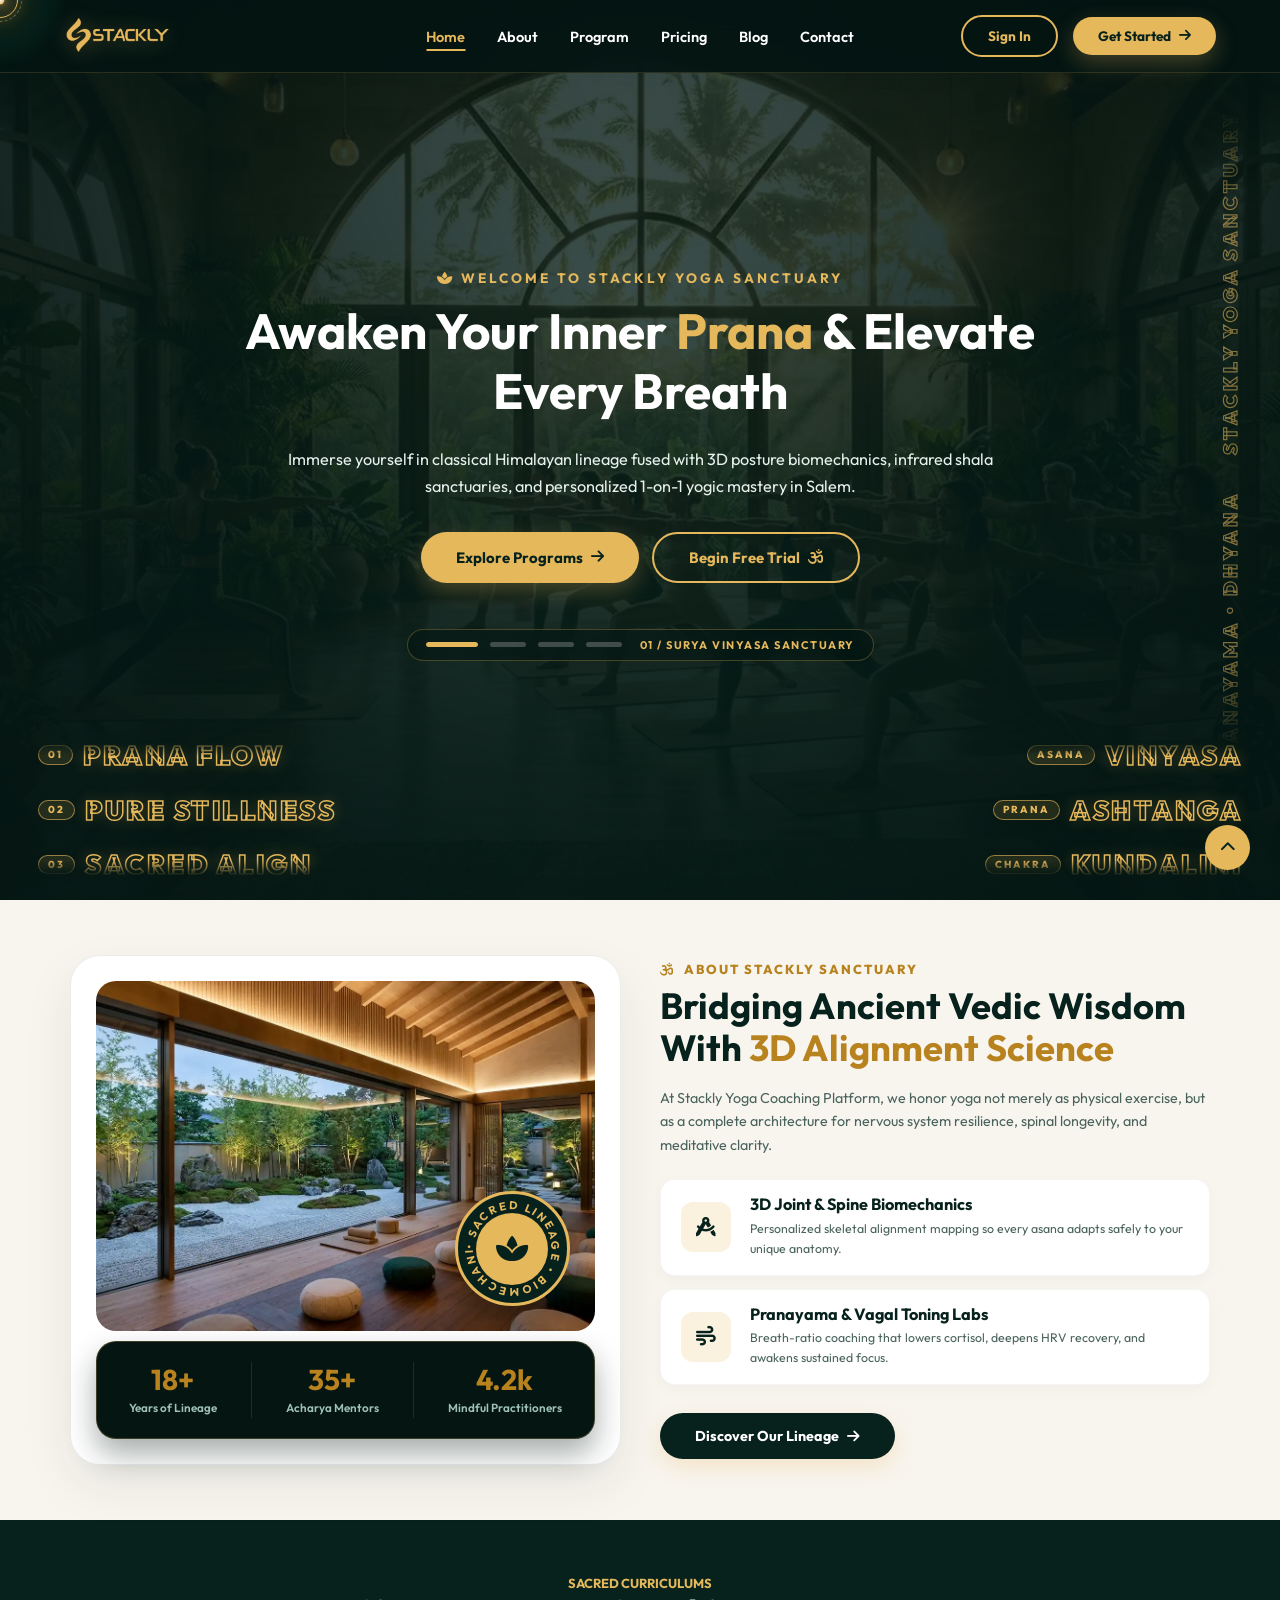
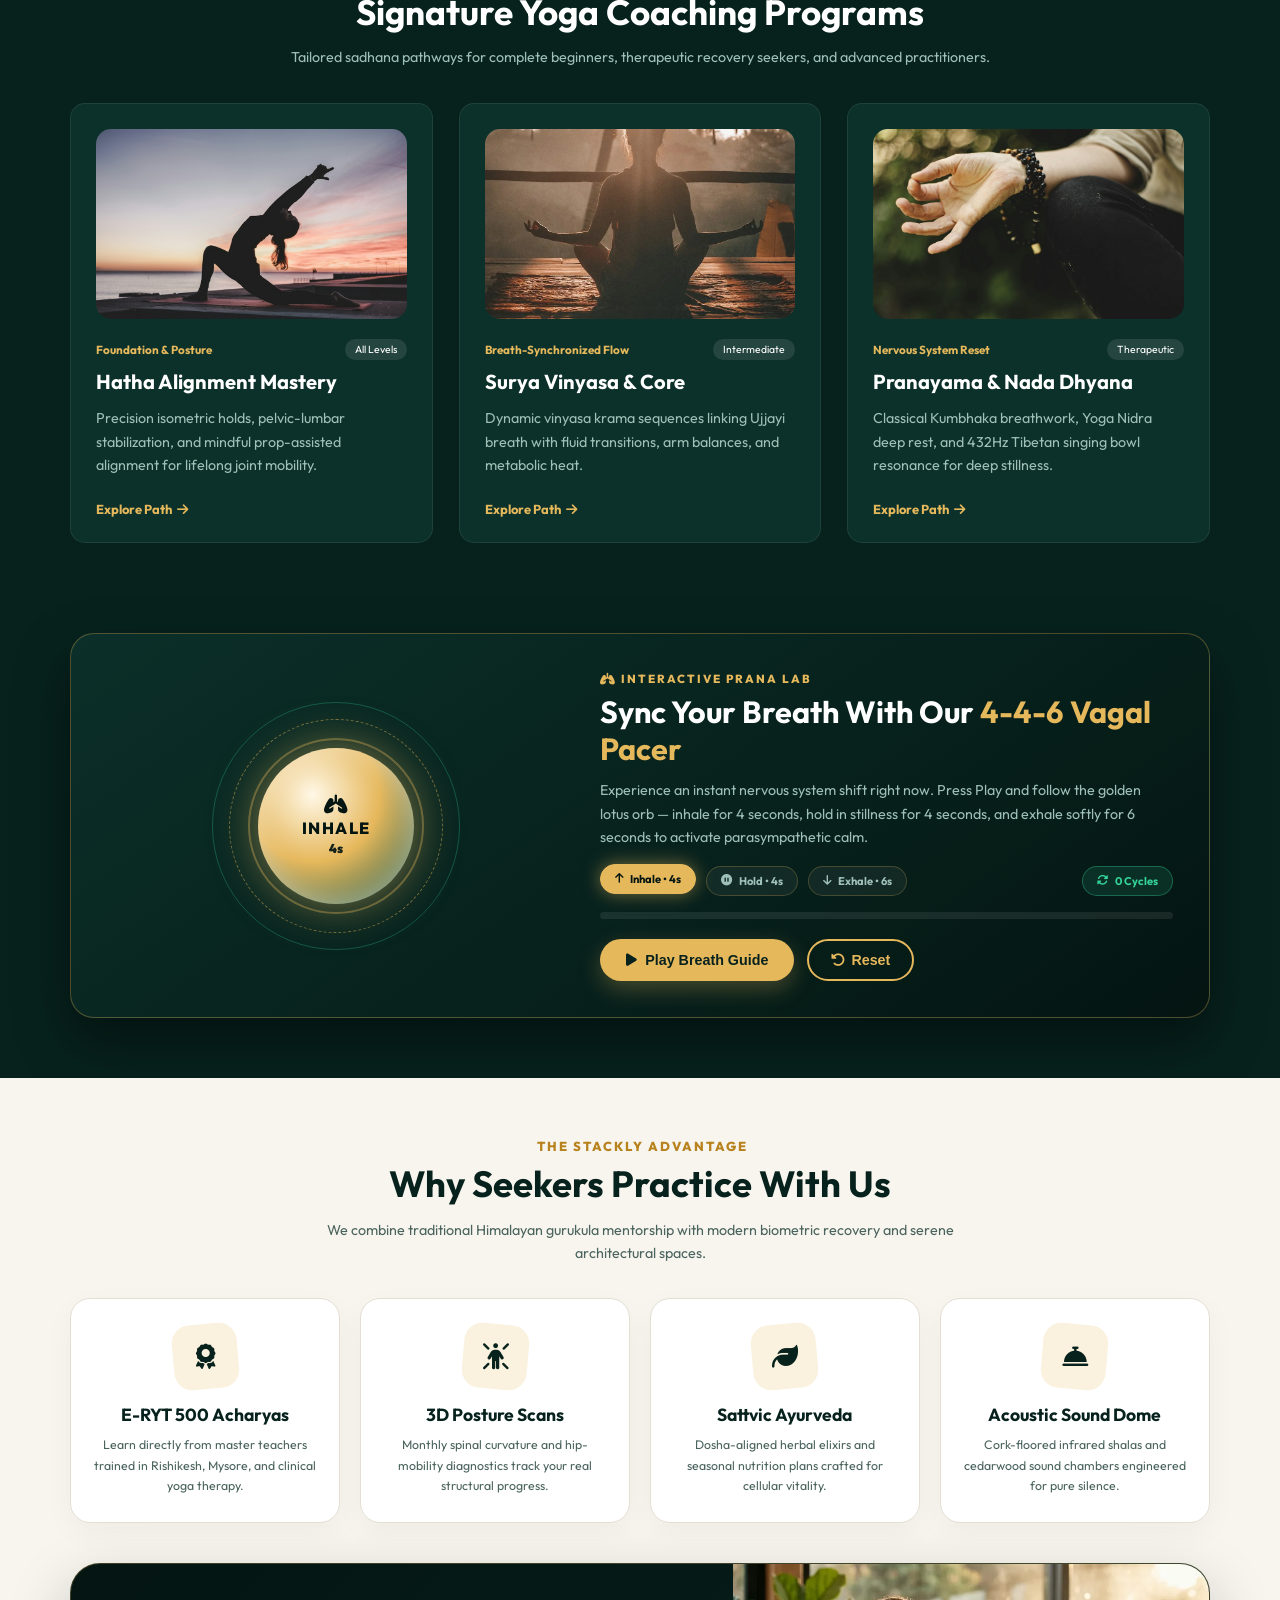
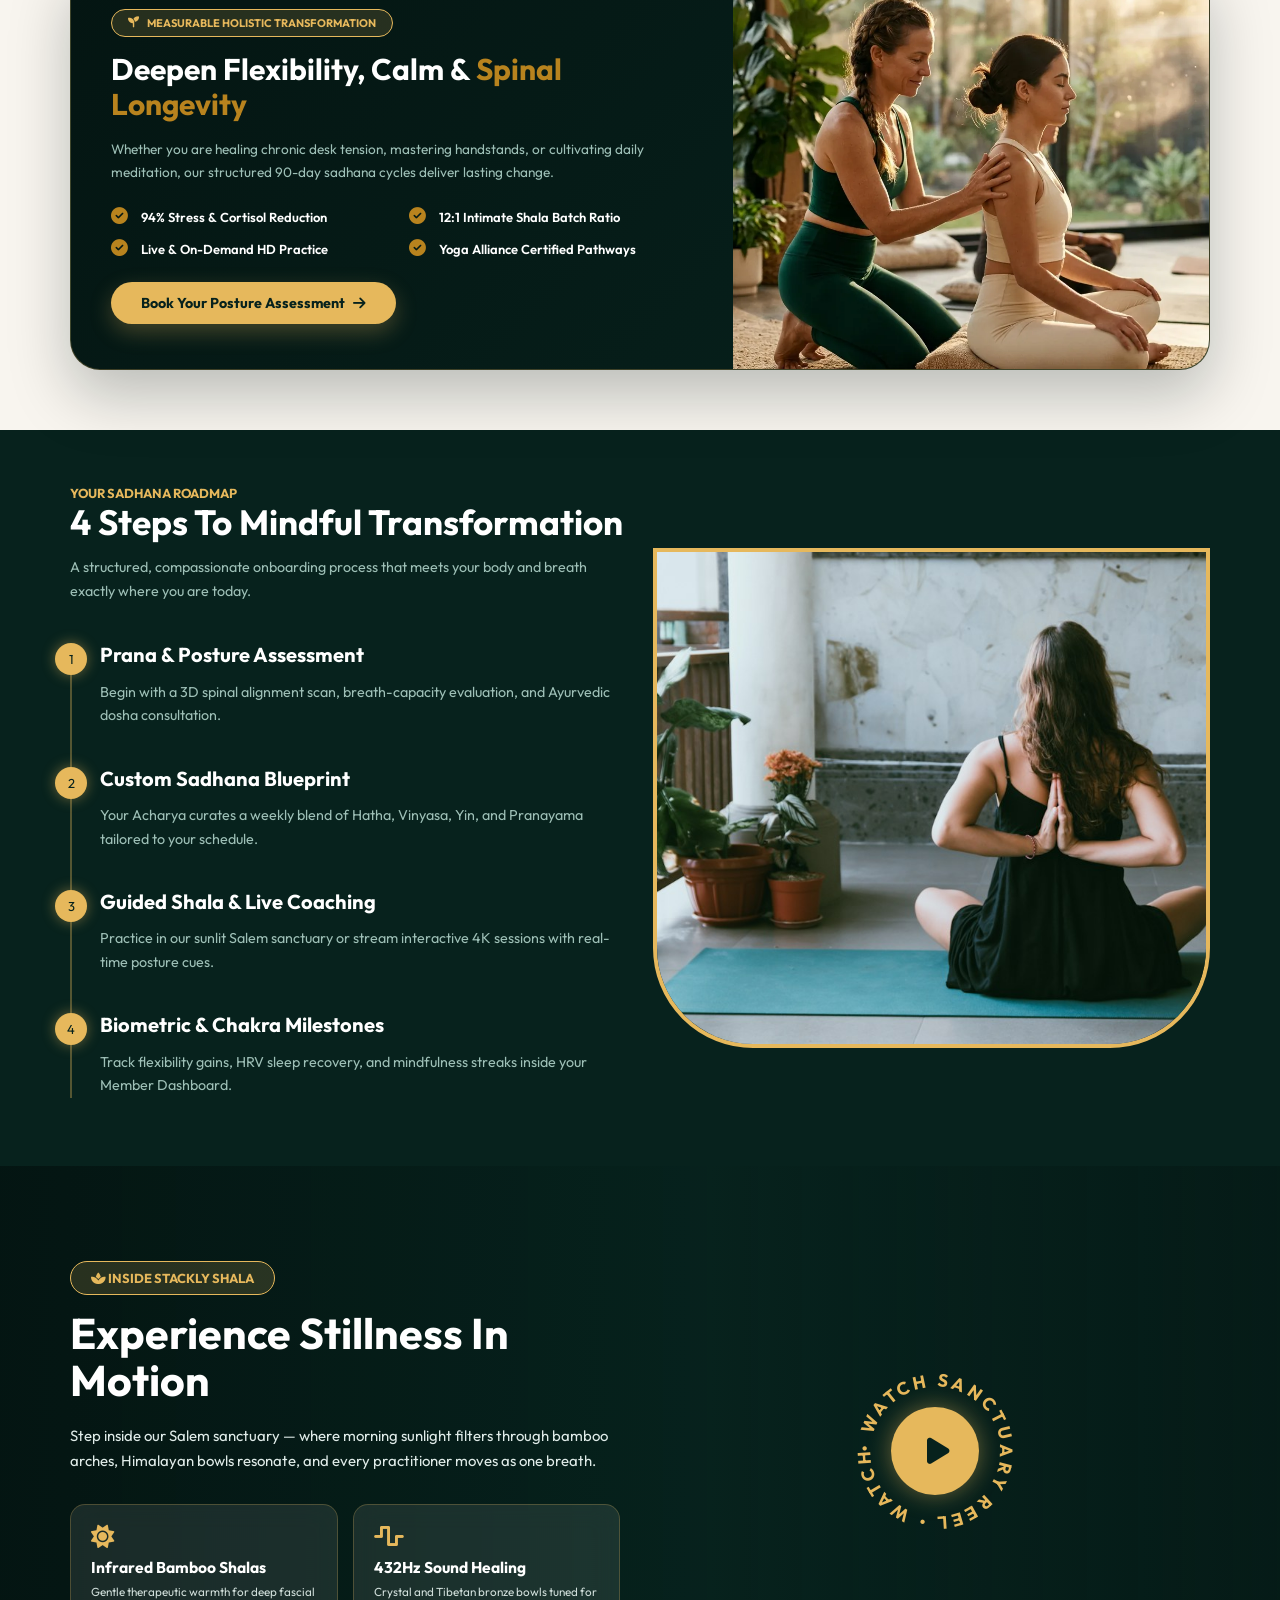
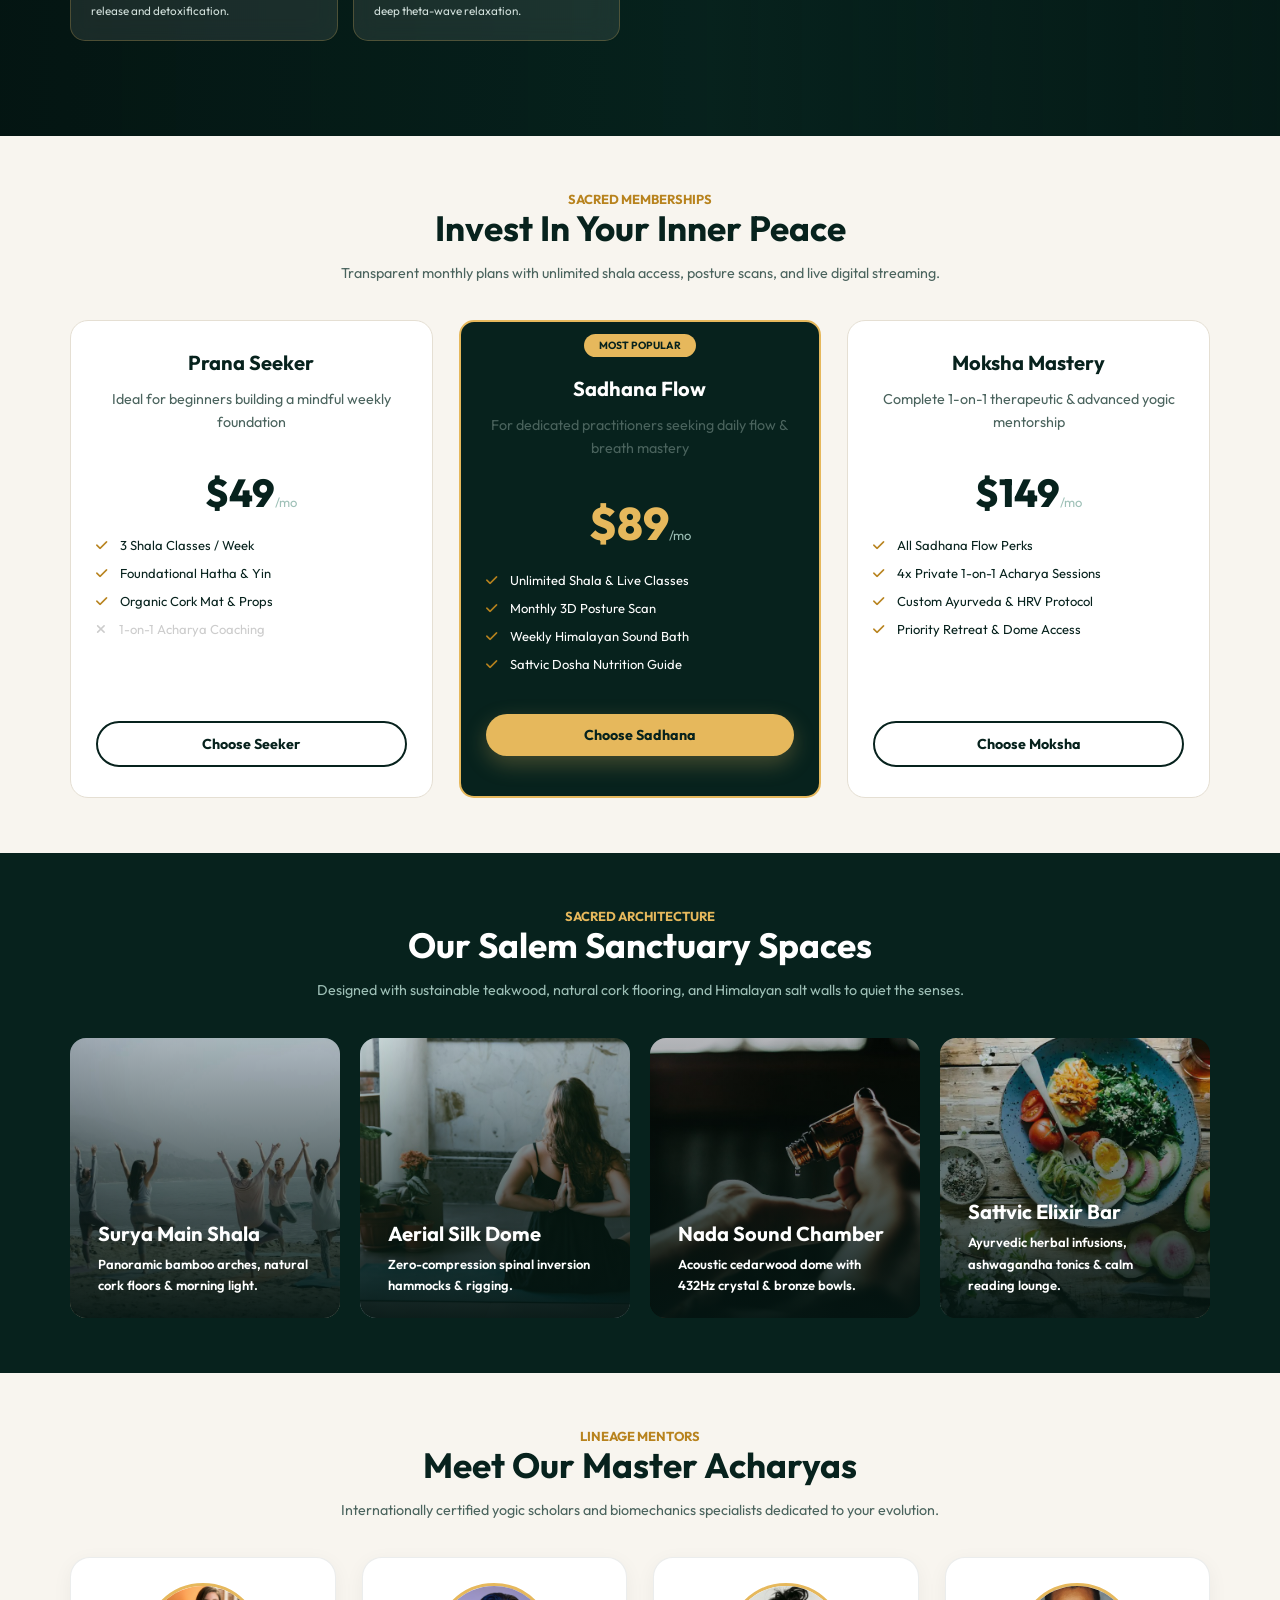
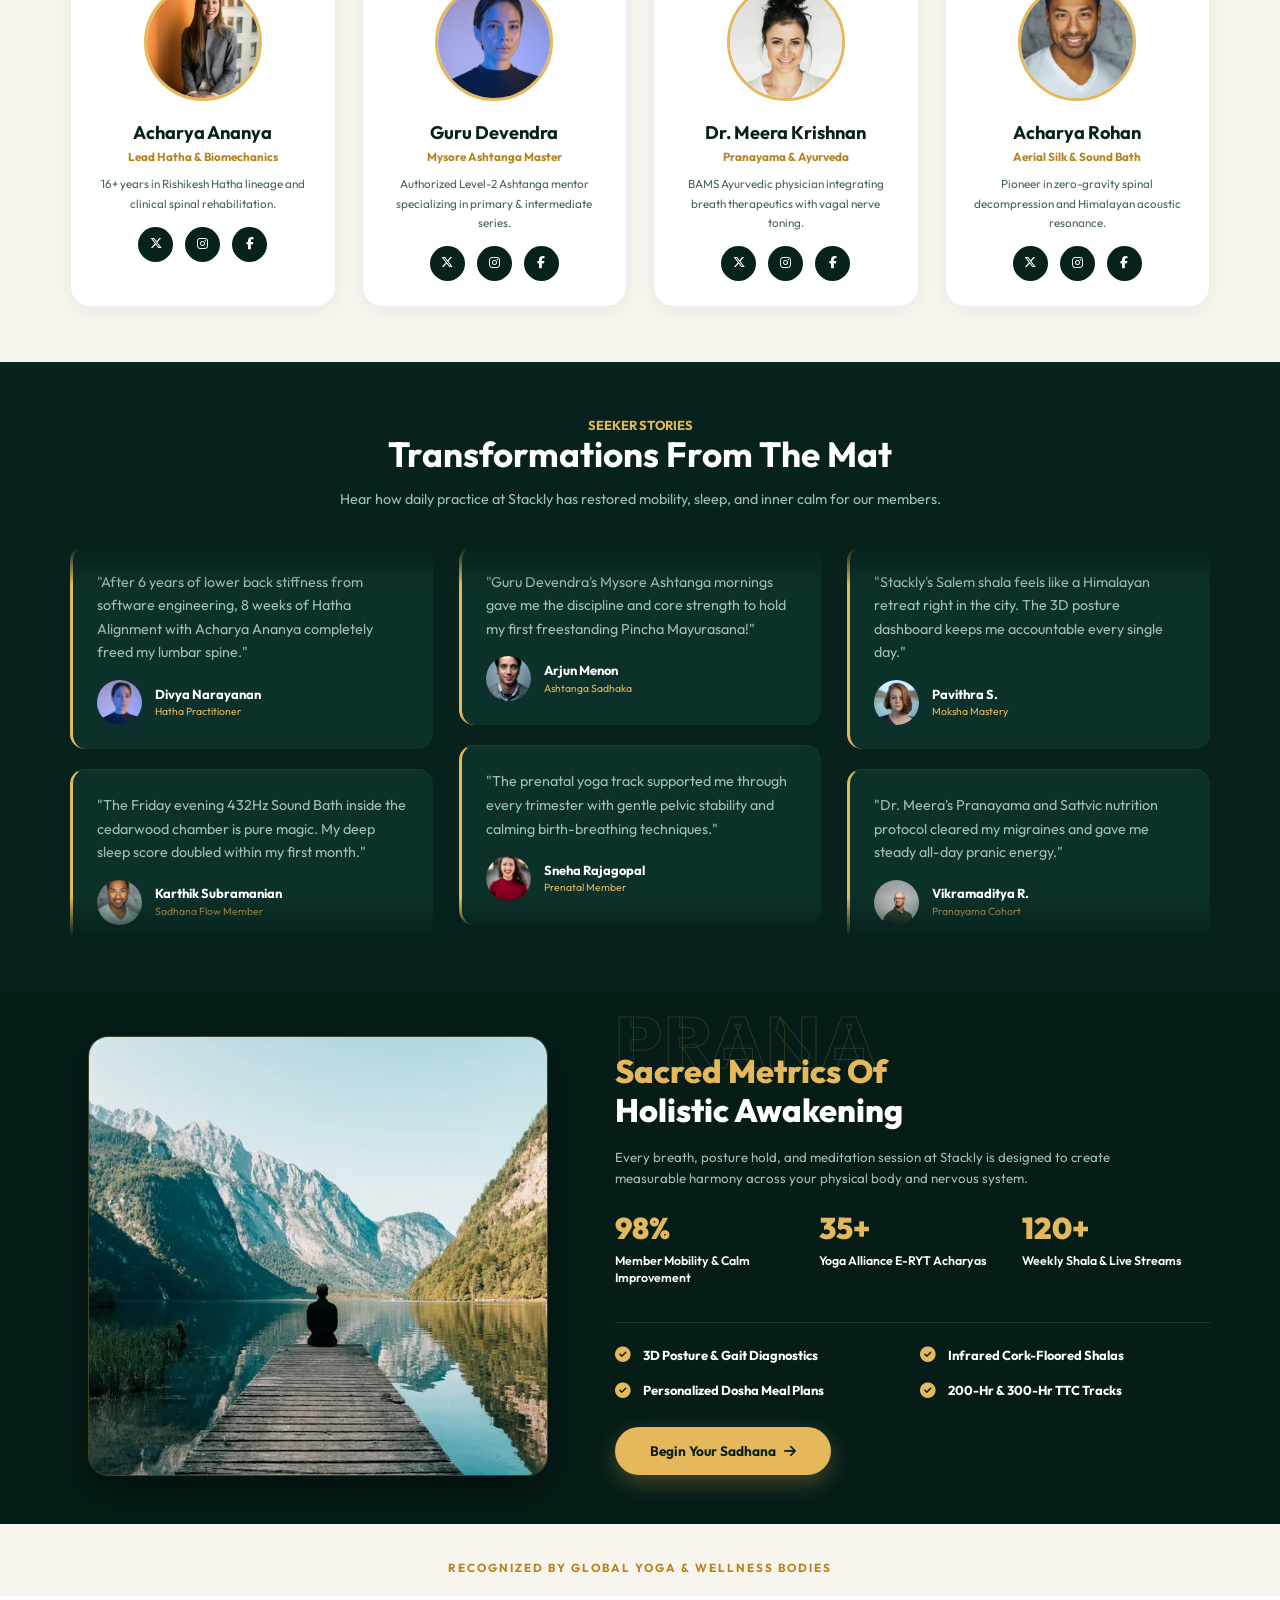
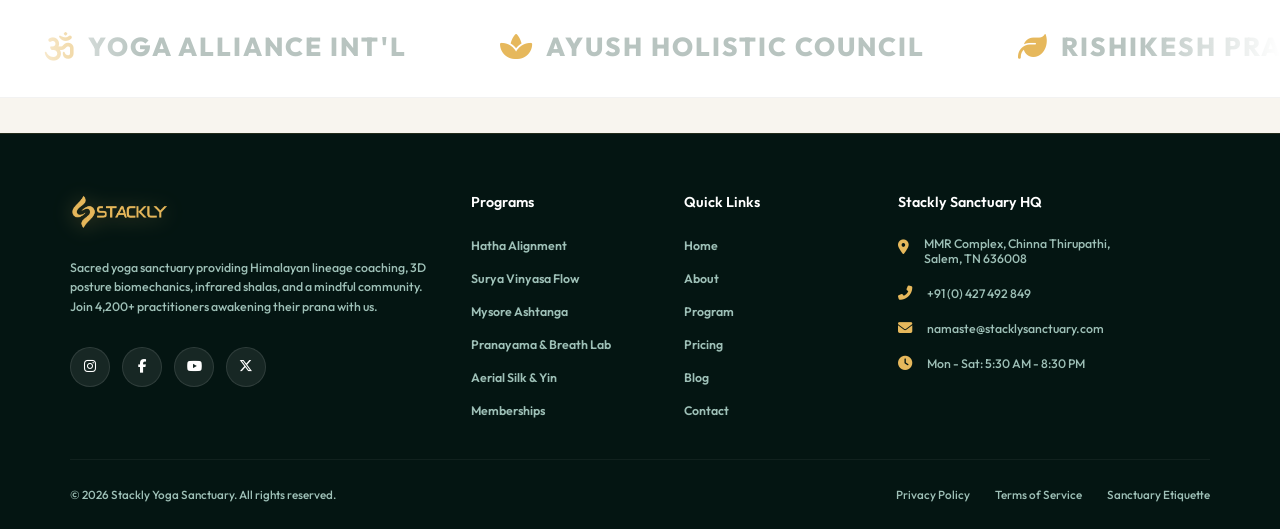
<file: index.html>
<!DOCTYPE html>
<html lang="en" class="preloader-active">

<head>
    <meta charset="UTF-8">
    <meta name="viewport" content="width=device-width, initial-scale=1.0">
    <title>Stackly - Sacred Yoga Coaching Platform | Mind, Body & Prana</title>
    <link rel="icon" type="image/webp" href="assets/top-logo.webp">
    <link rel="apple-touch-icon" href="assets/top-logo.webp">
    <link rel="stylesheet" href="https://cdnjs.cloudflare.com/ajax/libs/font-awesome/6.5.1/css/all.min.css">
    <link rel="stylesheet" href="style.css">
</head>

<body>
    <div id="sa-preloader" class="sa-preloader" aria-hidden="true">
        <div class="sa-preloader__field"></div>
        <div class="sa-preloader__core">
            <div class="sa-preloader__lane"></div>
            <div class="sa-preloader__lane sa-preloader__lane--mid"></div>
            <div class="sa-preloader__lane sa-preloader__lane--inner"></div>
            <div class="sa-preloader__runner"><span></span></div>
            <div class="sa-preloader__ball"></div>
            <div class="sa-preloader__mark">
                <img src="assets/top-logo.webp" alt="Stackly">
            </div>
        </div>
        <div class="sa-preloader__brand">
            <span>S</span><span>T</span><span>A</span><span>C</span><span>K</span><span>L</span><span>Y</span>
        </div>
        <p class="sa-preloader__tag">Awakening Mind, Body &amp; Prana</p>
        <div class="sa-preloader__bar"><span></span></div>
    </div>

    <div class="page-wrapper">

        
        <nav class="navbar">
            <a href="index.html" class="nav-logo">
                <img src="assets/logo.webp" alt="Stackly Logo">
            </a>
            <div class="menu-toggle"><i class="fas fa-bars"></i></div>
            <div class="nav-links">
                <div class="mobile-menu-header">
                    <img src="assets/logo.webp" alt="Stackly Logo">
                    <button class="mobile-close-btn"><i class="fas fa-times"></i></button>
                </div>
                <a href="index.html" class="active">Home</a>
                <a href="about.html">About</a>
                <a href="program.html">Program</a>
                <a href="pricing.html">Pricing</a>
                <a href="blog.html">Blog</a>
                <a href="contact.html">Contact</a>
                <div class="mobile-auth-wrapper" data-auth-nav>
                    <a href="signin.html" class="btn btn-outline">Sign In</a>
                    <a href="signup.html" class="btn btn-primary">Get Started</a>
                </div>
            </div>
            <div class="nav-auth-buttons" data-auth-nav
                style="display: flex; gap: 15px; margin-left: auto; align-items: center;">
                <a href="signin.html" class="btn btn-outline" style="padding: 10px 25px; font-size: 1.05rem;">Sign
                    In</a>
                <a href="signup.html" class="btn btn-primary" style="padding: 10px 25px; font-size: 1.05rem;">Get
                    Started <i class="fas fa-arrow-right"></i></a>
            </div>
        </nav>

        
        <header id="home" class="hero">
            
            <div class="hero-slideshow" aria-label="Sanctuary visual showcase">
                <div class="hero-slide active" style="background-image: url('assets/hero-yoga-1.webp');"
                    data-caption="01 / SURYA VINYASA SANCTUARY"></div>
                <div class="hero-slide" style="background-image: url('assets/hero-yoga-2.webp');"
                    data-caption="02 / PRANA AERIAL SILK DOME"></div>
                <div class="hero-slide" style="background-image: url('assets/hero-yoga-3.webp');"
                    data-caption="03 / HIMALAYAN SOUND &amp; MEDITATION"></div>
                <div class="hero-slide" style="background-image: url('assets/hero-yoga-4.webp');"
                    data-caption="04 / INFRARED ASHTANGA SHALA"></div>
            </div>
            <div class="hero-overlay"></div>

            
            <div class="hero-side-stroke-rail" aria-hidden="true">
                <div class="hero-side-stroke-inner">
                    <span>STACKLY YOGA SANCTUARY</span>
                    <span>ASANA • PRANAYAMA • DHYANA</span>
                    <span>MIND • BODY • PRANA</span>
                    <span>STACKLY YOGA SANCTUARY</span>
                    <span>ASANA • PRANAYAMA • DHYANA</span>
                    <span>MIND • BODY • PRANA</span>
                </div>
            </div>

            
            <div class="corner-outline-slideshow corner-outline-slideshow--left" aria-hidden="true">
                <div class="corner-outline-track corner-outline-track--alt">
                    <div class="corner-outline-item"><span class="stroke-tag">01</span> PRANA FLOW</div>
                    <div class="corner-outline-item"><span class="stroke-tag">02</span> PURE STILLNESS</div>
                    <div class="corner-outline-item"><span class="stroke-tag">03</span> SACRED ALIGN</div>
                    <div class="corner-outline-item"><span class="stroke-tag">04</span> LOTUS AWAKEN</div>
                    <div class="corner-outline-item"><span class="stroke-tag">01</span> PRANA FLOW</div>
                    <div class="corner-outline-item"><span class="stroke-tag">02</span> PURE STILLNESS</div>
                    <div class="corner-outline-item"><span class="stroke-tag">03</span> SACRED ALIGN</div>
                    <div class="corner-outline-item"><span class="stroke-tag">04</span> LOTUS AWAKEN</div>
                </div>
            </div>

            
            <div class="corner-outline-slideshow corner-outline-slideshow--right" aria-hidden="true">
                <div class="corner-outline-track">
                    <div class="corner-outline-item"><span class="stroke-tag">ASANA</span> VINYASA</div>
                    <div class="corner-outline-item"><span class="stroke-tag">PRANA</span> ASHTANGA</div>
                    <div class="corner-outline-item"><span class="stroke-tag">CHAKRA</span> KUNDALINI</div>
                    <div class="corner-outline-item"><span class="stroke-tag">NADA</span> SOUND BATH</div>
                    <div class="corner-outline-item"><span class="stroke-tag">ASANA</span> VINYASA</div>
                    <div class="corner-outline-item"><span class="stroke-tag">PRANA</span> ASHTANGA</div>
                    <div class="corner-outline-item"><span class="stroke-tag">CHAKRA</span> KUNDALINI</div>
                    <div class="corner-outline-item"><span class="stroke-tag">NADA</span> SOUND BATH</div>
                </div>
            </div>

            <div class="container anim-fade-up" style="max-width: 920px; z-index: 3;">
                <span class="highlight"
                    style="font-weight: bold; letter-spacing: 3px; text-transform: uppercase; font-size: 1.05rem; display: block; margin-bottom: 10px;">
                    <i class="fas fa-spa"></i> Welcome to Stackly Yoga Sanctuary
                </span>
                <h1 style="margin: 15px 0 25px;">Awaken Your Inner <span class="highlight">Prana</span> &amp; Elevate
                    Every Breath</h1>
                <p style="font-size: 1.25rem; margin-bottom: 32px; color: #e6f0ed; max-width: 740px; margin-left: auto; margin-right: auto;">
                    Immerse yourself in classical Himalayan lineage fused with 3D posture biomechanics, infrared shala
                    sanctuaries, and personalized 1-on-1 yogic mastery in Salem.
                </p>
                <div class="d-flex justify-center gap-2" style="flex-wrap: wrap;">
                    <a href="program.html" class="btn btn-primary" style="font-size: 1.15rem; padding: 14px 35px;">Explore
                        Programs <i class="fas fa-arrow-right"></i></a>
                    <a href="pricing.html" class="btn btn-outline" style="font-size: 1.15rem; padding: 14px 35px;">Begin
                        Free Trial <i class="fas fa-om"></i></a>
                </div>

                
                <div style="margin-top: 28px;">
                    <div class="hero-slide-controls">
                        <button type="button" class="hero-slide-dot active" aria-label="Slide 1"></button>
                        <button type="button" class="hero-slide-dot" aria-label="Slide 2"></button>
                        <button type="button" class="hero-slide-dot" aria-label="Slide 3"></button>
                        <button type="button" class="hero-slide-dot" aria-label="Slide 4"></button>
                        <span class="hero-slide-caption" id="heroSlideCaption">01 / SURYA VINYASA SANCTUARY</span>
                    </div>
                </div>
            </div>
        </header>

        
        <section id="about" class="bg-light-section" style="padding: 55px 20px;">
            <div class="container">
                <div class="grid grid-2 align-center" style="gap: 3rem;">
                    
                    <div class="about-redesign anim-slide-right">
                        <div class="about-redesign-layout">
                            <div class="rounded-img"
                                style="height: 350px; position: relative; border-radius: 20px; overflow: hidden;">
                                <img src="assets/yoga-sanctuary.webp" alt="Stackly Yoga Shala Sanctuary" class="img-fit"
                                    style="object-position: center;">
                                
                                <div class="floating-badge">
                                    <svg viewBox="0 0 100 100" class="rotating-badge"
                                        style="width: 100%; height: 100%; position: absolute;">
                                        <path id="badgePath" fill="none"
                                            d="M 50, 50 m -36, 0 a 36,36 0 1,1 72,0 a 36,36 0 1,1 -72,0" />
                                        <text font-size="10.2" font-weight="bold" fill="var(--accent)"
                                            letter-spacing="2.2">
                                            <textPath href="#badgePath" startOffset="0%">• SACRED LINEAGE • BIOMECHANICS
                                            </textPath>
                                        </text>
                                    </svg>
                                    <div class="floating-badge-core">
                                        <i class="fas fa-spa" style="font-size: 2.2rem;"></i>
                                    </div>
                                </div>
                            </div>
                            
                            <div class="about-redesign-stats">
                                <div>
                                    <h3 class="highlight" style="font-size: 2.2rem; margin-bottom: 2px;">18+</h3>
                                    <p style="font-size: 0.9rem; color: var(--text-muted); margin: 0; font-weight: 600;">
                                        Years of Lineage</p>
                                </div>
                                <div style="width: 1px; background: rgba(255,255,255,0.1);"></div>
                                <div>
                                    <h3 class="highlight" style="font-size: 2.2rem; margin-bottom: 2px;">35+</h3>
                                    <p style="font-size: 0.9rem; color: var(--text-muted); margin: 0; font-weight: 600;">
                                        Acharya Mentors</p>
                                </div>
                                <div style="width: 1px; background: rgba(255,255,255,0.1);"></div>
                                <div>
                                    <h3 class="highlight" style="font-size: 2.2rem; margin-bottom: 2px;">4.2k</h3>
                                    <p style="font-size: 0.9rem; color: var(--text-muted); margin: 0; font-weight: 600;">
                                        Mindful Practitioners</p>
                                </div>
                            </div>
                        </div>
                    </div>

                    
                    <div class="anim-slide-left del-200">
                        <span class="highlight"
                            style="font-weight: 800; text-transform: uppercase; letter-spacing: 2px; font-size: 1rem; display: inline-block; margin-bottom: 8px;">
                            <i class="fas fa-om" style="margin-right: 5px;"></i> About Stackly Sanctuary
                        </span>
                        <h2 style="font-size: 2.8rem; margin-bottom: 18px; line-height: 1.15;">Bridging Ancient
                            Vedic Wisdom With <span class="highlight">3D Alignment Science</span></h2>
                        <p style="font-size: 1.1rem; margin-bottom: 22px;">At Stackly Yoga Coaching Platform, we honor
                            yoga not merely as physical exercise, but as a complete architecture for nervous system
                            resilience, spinal longevity, and meditative clarity.</p>

                        <div class="d-flex flex-column gap-2" style="margin-bottom: 28px;">
                            <div class="d-flex align-center gap-3"
                                style="background: #fff; padding: 15px 20px; border-radius: 15px; box-shadow: 0 5px 15px rgba(0,0,0,0.03); border: 1px solid rgba(0,0,0,0.04);">
                                <div
                                    style="width: 50px; height: 50px; border-radius: 12px; background: rgba(230, 184, 92, 0.2); display: flex; align-items: center; justify-content: center; flex-shrink: 0;">
                                    <i class="fas fa-compass-drafting"
                                        style="font-size: 1.5rem; color: var(--bg-dark);"></i>
                                </div>
                                <div>
                                    <h4 style="margin-bottom: 4px; font-size: 1.25rem;">3D Joint &amp; Spine
                                        Biomechanics</h4>
                                    <p style="margin: 0; font-size: 0.95rem;">Personalized skeletal alignment mapping so
                                        every asana adapts safely to your unique anatomy.</p>
                                </div>
                            </div>

                            <div class="d-flex align-center gap-3"
                                style="background: #fff; padding: 15px 20px; border-radius: 15px; box-shadow: 0 5px 15px rgba(0,0,0,0.03); border: 1px solid rgba(0,0,0,0.04);">
                                <div
                                    style="width: 50px; height: 50px; border-radius: 12px; background: rgba(230, 184, 92, 0.2); display: flex; align-items: center; justify-content: center; flex-shrink: 0;">
                                    <i class="fas fa-wind" style="font-size: 1.5rem; color: var(--bg-dark);"></i>
                                </div>
                                <div>
                                    <h4 style="margin-bottom: 4px; font-size: 1.25rem;">Pranayama &amp; Vagal Toning
                                        Labs</h4>
                                    <p style="margin: 0; font-size: 0.95rem;">Breath-ratio coaching that lowers cortisol,
                                        deepens HRV recovery, and awakens sustained focus.</p>
                                </div>
                            </div>
                        </div>

                        <a href="about.html" class="btn btn-primary"
                            style="background-color: var(--bg-dark); color: var(--text-light); padding: 14px 35px;">Discover
                            Our Lineage <i class="fas fa-arrow-right"></i></a>
                    </div>
                </div>
            </div>
        </section>

        
        <section id="programs">
            <div class="container">
                <div class="section-header section-header-center anim-fade-up">
                    <span class="highlight" style="font-weight: bold; text-transform: uppercase;">Sacred
                        Curriculums</span>
                    <h2>Signature Yoga Coaching Programs</h2>
                    <p>Tailored sadhana pathways for complete beginners, therapeutic recovery seekers, and advanced
                        practitioners.</p>
                </div>

                <div class="grid grid-3">
                    
                    <div class="card anim-zoom-in del-100">
                        <div class="rounded-img" style="height: 190px; margin-bottom: 20px;">
                            <img src="assets/yoga-hatha.webp" alt="Classical Hatha & Spine Alignment" class="img-fit">
                        </div>
                        <div class="d-flex justify-between align-center" style="margin-bottom: 10px;">
                            <span class="highlight" style="font-size: 0.9rem; font-weight: bold;">Foundation &amp;
                                Posture</span>
                            <span
                                style="background: rgba(255,255,255,0.1); padding: 4px 10px; border-radius: 20px; font-size: 0.8rem;">All
                                Levels</span>
                        </div>
                        <h3>Hatha Alignment Mastery</h3>
                        <p>Precision isometric holds, pelvic-lumbar stabilization, and mindful prop-assisted alignment
                            for lifelong joint mobility.</p>
                        <a href="program.html" class="highlight"
                            style="font-weight: bold; display: inline-flex; align-items: center; gap: 5px; margin-top: 10px;">Explore
                            Path <i class="fas fa-arrow-right"></i></a>
                    </div>

                    
                    <div class="card anim-zoom-in del-200">
                        <div class="rounded-img" style="height: 190px; margin-bottom: 20px;">
                            <img src="assets/yoga-vinyasa.webp" alt="Surya Vinyasa & Dynamic Flow" class="img-fit">
                        </div>
                        <div class="d-flex justify-between align-center" style="margin-bottom: 10px;">
                            <span class="highlight" style="font-size: 0.9rem; font-weight: bold;">Breath-Synchronized
                                Flow</span>
                            <span
                                style="background: rgba(255,255,255,0.1); padding: 4px 10px; border-radius: 20px; font-size: 0.8rem;">Intermediate</span>
                        </div>
                        <h3>Surya Vinyasa &amp; Core</h3>
                        <p>Dynamic vinyasa krama sequences linking Ujjayi breath with fluid transitions, arm balances,
                            and metabolic heat.</p>
                        <a href="program.html" class="highlight"
                            style="font-weight: bold; display: inline-flex; align-items: center; gap: 5px; margin-top: 10px;">Explore
                            Path <i class="fas fa-arrow-right"></i></a>
                    </div>

                    
                    <div class="card anim-zoom-in del-300">
                        <div class="rounded-img" style="height: 190px; margin-bottom: 20px;">
                            <img src="assets/yoga-pranayama.webp" alt="Pranayama & Dhyana Stillness" class="img-fit">
                        </div>
                        <div class="d-flex justify-between align-center" style="margin-bottom: 10px;">
                            <span class="highlight" style="font-size: 0.9rem; font-weight: bold;">Nervous System
                                Reset</span>
                            <span
                                style="background: rgba(255,255,255,0.1); padding: 4px 10px; border-radius: 20px; font-size: 0.8rem;">Therapeutic</span>
                        </div>
                        <h3>Pranayama &amp; Nada Dhyana</h3>
                        <p>Classical Kumbhaka breathwork, Yoga Nidra deep rest, and 432Hz Tibetan singing bowl resonance
                            for deep stillness.</p>
                        <a href="program.html" class="highlight"
                            style="font-weight: bold; display: inline-flex; align-items: center; gap: 5px; margin-top: 10px;">Explore
                            Path <i class="fas fa-arrow-right"></i></a>
                    </div>
                </div>
            </div>
        </section>

        
        <section style="padding: 35px 20px 60px;">
            <div class="container">
                <div class="breath-pacer-card anim-fade-up">
                    <div class="breath-orb-stage">
                        <div class="breath-ring--outer"></div>
                        <div class="breath-ring"></div>
                        <div class="breath-ring--pulse"></div>
                        <div class="breath-orb" id="breathOrb">
                            <i id="breathOrbIcon" class="fas fa-lungs breath-orb__icon"></i>
                            <span id="breathPhaseLabel" style="font-size: 1.25rem; letter-spacing: 1.5px;">INHALE</span>
                            <small id="breathTimerLabel"
                                style="font-size: 0.98rem; font-weight: 900; opacity: 0.92; margin-top: 2px;">4s</small>
                        </div>
                    </div>
                    <div>
                        <span class="highlight"
                            style="font-weight: 800; text-transform: uppercase; letter-spacing: 2px; font-size: 0.9rem; display: inline-block; margin-bottom: 8px;">
                            <i class="fas fa-lungs"></i> Interactive Prana Lab
                        </span>
                        <h2 style="font-size: 2.35rem; margin-bottom: 12px;">Sync Your Breath With Our <span
                                class="highlight">4-4-6 Vagal Pacer</span></h2>
                        <p style="margin-bottom: 16px;">Experience an instant nervous system shift right now. Press Play and follow the
                            golden lotus orb — inhale for 4 seconds, hold in stillness for 4 seconds, and exhale softly
                            for 6 seconds to activate parasympathetic calm.</p>
                        <div class="breath-phase-pills">
                            <span class="breath-pill active" data-phase="inhale"><i class="fas fa-arrow-up"></i> Inhale • 4s</span>
                            <span class="breath-pill" data-phase="hold"><i class="fas fa-circle-pause"></i> Hold • 4s</span>
                            <span class="breath-pill" data-phase="exhale"><i class="fas fa-arrow-down"></i> Exhale • 6s</span>
                            <span class="breath-pill breath-pill--cycle"><i class="fas fa-rotate"></i> <span id="breathCycleCount">0 Cycles</span></span>
                        </div>
                        <div class="breath-progress-track">
                            <div class="breath-progress-fill" id="breathProgressFill"></div>
                        </div>
                        <div class="d-flex gap-2" style="flex-wrap: wrap;">
                            <button type="button" id="toggleBreathBtn" class="btn btn-primary"
                                style="padding: 11px 26px;"><i class="fas fa-play" style="margin-left:0;margin-right:8px;"></i> Play Breath Guide</button>
                            <button type="button" id="resetBreathBtn" class="btn btn-outline"
                                style="padding: 11px 22px;"><i class="fas fa-rotate-left" style="margin-left:0;margin-right:6px;"></i> Reset</button>
                        </div>
                    </div>
                </div>
            </div>
        </section>

        
        <section class="bg-light-section" style="padding: 60px 20px;">
            <div class="container">
                <div class="section-header section-header-center anim-fade-up" style="margin-bottom: 2.5rem;">
                    <span class="highlight" style="font-weight: 800; text-transform: uppercase; letter-spacing: 2px;">
                        <i class="fas fa-lotus"></i> The Stackly Advantage
                    </span>
                    <h2 style="font-size: 2.8rem; margin-top: 8px;">Why Seekers Practice With Us</h2>
                    <p style="max-width: 640px; margin: 0 auto;">We combine traditional Himalayan gurukula mentorship
                        with modern biometric recovery and serene architectural spaces.</p>
                </div>

                
                <div class="grid grid-4" style="margin-bottom: 40px;">
                    <div class="card card-light text-center anim-fade-up del-100"
                        style="padding: 25px 20px; border-radius: 20px; box-shadow: 0 10px 30px rgba(0,0,0,0.04);">
                        <div
                            style="width: 65px; height: 65px; margin: 0 auto 15px; background: rgba(230, 184, 92, 0.2); border-radius: 18px; display: flex; align-items: center; justify-content: center; transform: rotate(-5deg);">
                            <i class="fas fa-award highlight"
                                style="font-size: 2rem; color: var(--bg-dark); transform: rotate(5deg);"></i>
                        </div>
                        <h3 style="font-size: 1.35rem; margin-bottom: 10px;">E-RYT 500 Acharyas</h3>
                        <p style="font-size: 0.95rem; margin: 0;">Learn directly from master teachers trained in
                            Rishikesh, Mysore, and clinical yoga therapy.</p>
                    </div>

                    <div class="card card-light text-center anim-fade-up del-200"
                        style="padding: 25px 20px; border-radius: 20px; box-shadow: 0 10px 30px rgba(0,0,0,0.04);">
                        <div
                            style="width: 65px; height: 65px; margin: 0 auto 15px; background: rgba(230, 184, 92, 0.2); border-radius: 18px; display: flex; align-items: center; justify-content: center; transform: rotate(5deg);">
                            <i class="fas fa-person-rays highlight"
                                style="font-size: 2rem; color: var(--bg-dark); transform: rotate(-5deg);"></i>
                        </div>
                        <h3 style="font-size: 1.35rem; margin-bottom: 10px;">3D Posture Scans</h3>
                        <p style="font-size: 0.95rem; margin: 0;">Monthly spinal curvature and hip-mobility diagnostics
                            track your real structural progress.</p>
                    </div>

                    <div class="card card-light text-center anim-fade-up del-300"
                        style="padding: 25px 20px; border-radius: 20px; box-shadow: 0 10px 30px rgba(0,0,0,0.04);">
                        <div
                            style="width: 65px; height: 65px; margin: 0 auto 15px; background: rgba(230, 184, 92, 0.2); border-radius: 18px; display: flex; align-items: center; justify-content: center; transform: rotate(-5deg);">
                            <i class="fas fa-leaf highlight"
                                style="font-size: 2rem; color: var(--bg-dark); transform: rotate(5deg);"></i>
                        </div>
                        <h3 style="font-size: 1.35rem; margin-bottom: 10px;">Sattvic Ayurveda</h3>
                        <p style="font-size: 0.95rem; margin: 0;">Dosha-aligned herbal elixirs and seasonal nutrition
                            plans crafted for cellular vitality.</p>
                    </div>

                    <div class="card card-light text-center anim-fade-up del-400"
                        style="padding: 25px 20px; border-radius: 20px; box-shadow: 0 10px 30px rgba(0,0,0,0.04);">
                        <div
                            style="width: 65px; height: 65px; margin: 0 auto 15px; background: rgba(230, 184, 92, 0.2); border-radius: 18px; display: flex; align-items: center; justify-content: center; transform: rotate(5deg);">
                            <i class="fas fa-bell-concierge highlight"
                                style="font-size: 2rem; color: var(--bg-dark); transform: rotate(-5deg);"></i>
                        </div>
                        <h3 style="font-size: 1.35rem; margin-bottom: 10px;">Acoustic Sound Dome</h3>
                        <p style="font-size: 0.95rem; margin: 0;">Cork-floored infrared shalas and cedarwood sound
                            chambers engineered for pure silence.</p>
                    </div>
                </div>

                
                <div class="proven-banner anim-zoom-in">
                    <div class="proven-content">
                        <div style="display: inline-flex; align-items: center; gap: 8px; background: rgba(230, 184, 92, 0.15); border: 1px solid var(--accent); color: var(--accent); padding: 6px 16px; border-radius: 20px; font-size: 0.85rem; font-weight: bold; width: fit-content; margin-bottom: 15px;">
                            <i class="fas fa-seedling"></i> MEASURABLE HOLISTIC TRANSFORMATION
                        </div>
                        <h3 style="color: var(--text-light); font-size: 2.3rem; margin-bottom: 15px; line-height: 1.2;">
                            Deepen Flexibility, Calm &amp; <span class="highlight">Spinal Longevity</span></h3>
                        <p style="color: var(--text-muted); margin-bottom: 25px; font-size: 1.05rem;">Whether you are
                            healing chronic desk tension, mastering handstands, or cultivating daily meditation, our
                            structured 90-day sadhana cycles deliver lasting change.</p>

                        <div class="grid grid-2" style="gap: 15px; margin-bottom: 25px;">
                            <div class="d-flex align-center gap-2">
                                <i class="fas fa-check-circle highlight" style="font-size: 1.3rem;"></i>
                                <span style="color: #fff; font-weight: 600;">94% Stress &amp; Cortisol Reduction</span>
                            </div>
                            <div class="d-flex align-center gap-2">
                                <i class="fas fa-check-circle highlight" style="font-size: 1.3rem;"></i>
                                <span style="color: #fff; font-weight: 600;">12:1 Intimate Shala Batch Ratio</span>
                            </div>
                            <div class="d-flex align-center gap-2">
                                <i class="fas fa-check-circle highlight" style="font-size: 1.3rem;"></i>
                                <span style="color: #fff; font-weight: 600;">Live &amp; On-Demand HD Practice</span>
                            </div>
                            <div class="d-flex align-center gap-2">
                                <i class="fas fa-check-circle highlight" style="font-size: 1.3rem;"></i>
                                <span style="color: #fff; font-weight: 600;">Yoga Alliance Certified Pathways</span>
                            </div>
                        </div>

                        <div>
                            <a href="signup.html" class="btn btn-primary" style="padding: 12px 30px;">Book Your Posture
                                Assessment <i class="fas fa-arrow-right"></i></a>
                        </div>
                    </div>
                    <div class="proven-img">
                        <img src="assets/yoga-biomechanics.webp" alt="3D Yoga Posture Biomechanics" class="img-fit"
                            style="height: 100%; width: 100%; object-fit: cover;">
                    </div>
                </div>
            </div>
        </section>

        
        <section>
            <div class="container">
                <div class="grid grid-2 align-center">
                    <div class="anim-slide-right">
                        <span class="highlight" style="font-weight: bold; text-transform: uppercase;">Your Sadhana
                            Roadmap</span>
                        <h2>4 Steps To Mindful Transformation</h2>
                        <p style="margin-bottom: 40px;">A structured, compassionate onboarding process that meets your
                            body and breath exactly where you are today.</p>

                        <div class="timeline">
                            <div class="timeline-item">
                                <div class="timeline-icon">1</div>
                                <h3>Prana &amp; Posture Assessment</h3>
                                <p>Begin with a 3D spinal alignment scan, breath-capacity evaluation, and Ayurvedic
                                    dosha consultation.</p>
                            </div>
                            <div class="timeline-item">
                                <div class="timeline-icon">2</div>
                                <h3>Custom Sadhana Blueprint</h3>
                                <p>Your Acharya curates a weekly blend of Hatha, Vinyasa, Yin, and Pranayama tailored to
                                    your schedule.</p>
                            </div>
                            <div class="timeline-item">
                                <div class="timeline-icon">3</div>
                                <h3>Guided Shala &amp; Live Coaching</h3>
                                <p>Practice in our sunlit Salem sanctuary or stream interactive 4K sessions with real-time
                                    posture cues.</p>
                            </div>
                            <div class="timeline-item">
                                <div class="timeline-icon">4</div>
                                <h3>Biometric &amp; Chakra Milestones</h3>
                                <p>Track flexibility gains, HRV sleep recovery, and mindfulness streaks inside your
                                    Member Dashboard.</p>
                            </div>
                        </div>
                    </div>
                    <div class="shape-bottom-half anim-slide-left del-200"
                        style="height: 500px; overflow: hidden; border: 4px solid var(--accent);">
                        <img src="assets/yoga-aerial.webp" alt="Aerial Silk Yoga Journey" class="img-fit">
                    </div>
                </div>
            </div>
        </section>

        
        <section class="video-feature-section">
            <div class="video-feature-overlay"></div>
            <div class="container" style="position: relative; z-index: 2;">
                <div class="d-flex align-center justify-between" style="flex-wrap: wrap; gap: 40px;">
                    <div class="anim-slide-right" style="flex: 1; min-width: 300px; max-width: 600px;">
                        <div class="live-badge" style="margin-bottom: 15px;"><i class="fas fa-spa"></i> INSIDE STACKLY
                            SHALA</div>
                        <h2 style="font-size: 3.3rem; margin-bottom: 20px; line-height: 1.1;">Experience Stillness In
                            Motion</h2>
                        <p style="color: #e0ece9; font-size: 1.15rem; margin-bottom: 30px;">Step inside our Salem
                            sanctuary — where morning sunlight filters through bamboo arches, Himalayan bowls resonate,
                            and every practitioner moves as one breath.</p>

                        <div class="grid grid-2" style="gap: 15px;">
                            <div class="glass-card">
                                <i class="fas fa-sun highlight" style="font-size: 1.8rem; margin-bottom: 10px;"></i>
                                <h4 style="margin-bottom: 5px; font-size: 1.2rem;">Infrared Bamboo Shalas</h4>
                                <p style="font-size: 0.9rem; margin: 0; color: #d0deda;">Gentle therapeutic warmth for
                                    deep fascial release and detoxification.</p>
                            </div>
                            <div class="glass-card">
                                <i class="fas fa-wave-square highlight"
                                    style="font-size: 1.8rem; margin-bottom: 10px;"></i>
                                <h4 style="margin-bottom: 5px; font-size: 1.2rem;">432Hz Sound Healing</h4>
                                <p style="font-size: 0.9rem; margin: 0; color: #d0deda;">Crystal and Tibetan bronze
                                    bowls tuned for deep theta-wave relaxation.</p>
                            </div>
                        </div>
                    </div>

                    <div class="anim-zoom-in del-200"
                        style="flex: 1; display: flex; justify-content: center; align-items: center; min-width: 250px;">
                        <div class="play-btn-wrapper" onclick="openVideoModal()">
                            <svg viewBox="0 0 100 100" class="play-btn-text">
                                <path id="circlePath" fill="none"
                                    d="M 50, 50 m -37, 0 a 37,37 0 1,1 74,0 a 37,37 0 1,1 -74,0" />
                                <text font-size="10.2" font-weight="bold" fill="var(--accent)" letter-spacing="2">
                                    <textPath href="#circlePath" startOffset="0%">• WATCH SANCTUARY REEL • WATCH
                                        SANCTUARY REEL</textPath>
                                </text>
                            </svg>
                            <div class="play-btn-icon">
                                <i class="fas fa-play" style="margin-left: 5px;"></i>
                            </div>
                        </div>
                    </div>
                </div>
            </div>
        </section>

        
        <div class="video-modal" id="videoModal" onclick="closeVideoModal(event)">
            <div class="video-modal-content">
                <span class="close-modal" onclick="closeVideoModal(event)">&times;</span>
                <video id="academyVideo" width="100%" controls style="display: block; max-height: 80vh;">
                    <source src="assets/video.mp4" type="video/mp4">
                    Your browser does not support the video tag.
                </video>
            </div>
        </div>

        
        <section id="pricing" class="bg-light-section">
            <div class="container">
                <div class="section-header section-header-center anim-fade-up">
                    <span class="highlight" style="font-weight: bold; text-transform: uppercase;">Sacred
                        Memberships</span>
                    <h2>Invest In Your Inner Peace</h2>
                    <p>Transparent monthly plans with unlimited shala access, posture scans, and live digital streaming.</p>
                </div>

                <div class="grid grid-3 align-center">
                    
                    <div class="card card-light pricing-card text-center anim-fade-up del-100" style="padding: 30px 25px;">
                        <h3>Prana Seeker</h3>
                        <p>Ideal for beginners building a mindful weekly foundation</p>
                        <div style="font-size: 3rem; font-weight: 800; color: var(--text-dark); margin: 20px 0;">
                            $49<span style="font-size: 1rem; color: var(--text-muted); font-weight: normal;">/mo</span>
                        </div>
                        <ul style="text-align: left; margin-bottom: 30px; flex-grow: 1;">
                            <li style="margin-bottom: 12px;"><i class="fas fa-check highlight"
                                    style="margin-right: 10px;"></i> 3 Shala Classes / Week</li>
                            <li style="margin-bottom: 12px;"><i class="fas fa-check highlight"
                                    style="margin-right: 10px;"></i> Foundational Hatha &amp; Yin</li>
                            <li style="margin-bottom: 12px;"><i class="fas fa-check highlight"
                                    style="margin-right: 10px;"></i> Organic Cork Mat &amp; Props</li>
                            <li style="margin-bottom: 12px; color: #ccc;"><i class="fas fa-times"
                                    style="margin-right: 10px;"></i> 1-on-1 Acharya Coaching</li>
                        </ul>
                        <a href="pricing.html" class="btn btn-outline"
                            style="width: 100%; border-color: var(--bg-dark); color: var(--bg-dark); margin-top: auto;">Choose
                            Seeker</a>
                    </div>

                    
                    <div class="card pricing-card text-center anim-zoom-in del-200"
                        style="padding: 40px 25px; background: var(--bg-dark); color: var(--text-light); border: 2px solid var(--accent); position: relative; display: flex; flex-direction: column; height: 100%;">
                        <div
                            style="position: absolute; top: 12px; left: 50%; transform: translateX(-50%); background: var(--accent); color: var(--bg-dark); padding: 5px 15px; border-radius: 20px; font-weight: bold; font-size: 0.8rem; text-transform: uppercase;">
                            Most Popular</div>
                        <h3 style="color: var(--text-light); margin-top: 15px;">Sadhana Flow</h3>
                        <p>For dedicated practitioners seeking daily flow &amp; breath mastery</p>
                        <div style="font-size: 3.5rem; font-weight: 800; color: var(--accent); margin: 20px 0;">$89<span
                                style="font-size: 1rem; color: var(--text-muted); font-weight: normal;">/mo</span></div>
                        <ul style="text-align: left; margin-bottom: 30px; flex-grow: 1;">
                            <li style="margin-bottom: 12px;"><i class="fas fa-check highlight"
                                    style="margin-right: 10px;"></i> Unlimited Shala &amp; Live Classes</li>
                            <li style="margin-bottom: 12px;"><i class="fas fa-check highlight"
                                    style="margin-right: 10px;"></i> Monthly 3D Posture Scan</li>
                            <li style="margin-bottom: 12px;"><i class="fas fa-check highlight"
                                    style="margin-right: 10px;"></i> Weekly Himalayan Sound Bath</li>
                            <li style="margin-bottom: 12px;"><i class="fas fa-check highlight"
                                    style="margin-right: 10px;"></i> Sattvic Dosha Nutrition Guide</li>
                        </ul>
                        <a href="pricing.html" class="btn btn-primary" style="width: 100%; margin-top: auto;">Choose
                            Sadhana</a>
                    </div>

                    
                    <div class="card card-light pricing-card text-center anim-fade-up del-300" style="padding: 30px 25px;">
                        <h3>Moksha Mastery</h3>
                        <p>Complete 1-on-1 therapeutic &amp; advanced yogic mentorship</p>
                        <div style="font-size: 3rem; font-weight: 800; color: var(--text-dark); margin: 20px 0;">
                            $149<span style="font-size: 1rem; color: var(--text-muted); font-weight: normal;">/mo</span>
                        </div>
                        <ul style="text-align: left; margin-bottom: 30px; flex-grow: 1;">
                            <li style="margin-bottom: 12px;"><i class="fas fa-check highlight"
                                    style="margin-right: 10px;"></i> All Sadhana Flow Perks</li>
                            <li style="margin-bottom: 12px;"><i class="fas fa-check highlight"
                                    style="margin-right: 10px;"></i> 4x Private 1-on-1 Acharya Sessions</li>
                            <li style="margin-bottom: 12px;"><i class="fas fa-check highlight"
                                    style="margin-right: 10px;"></i> Custom Ayurveda &amp; HRV Protocol</li>
                            <li style="margin-bottom: 12px;"><i class="fas fa-check highlight"
                                    style="margin-right: 10px;"></i> Priority Retreat &amp; Dome Access</li>
                        </ul>
                        <a href="pricing.html" class="btn btn-outline"
                            style="width: 100%; border-color: var(--bg-dark); color: var(--bg-dark); margin-top: auto;">Choose
                            Moksha</a>
                    </div>
                </div>
            </div>
        </section>

        
        <section id="facilities">
            <div class="container">
                <div class="section-header section-header-center anim-fade-up">
                    <span class="highlight" style="font-weight: bold; text-transform: uppercase;">Sacred
                        Architecture</span>
                    <h2>Our Salem Sanctuary Spaces</h2>
                    <p>Designed with sustainable teakwood, natural cork flooring, and Himalayan salt walls to quiet the
                        senses.</p>
                </div>

                <div class="facility-grid">
                    <div class="facility-card anim-fade-up del-100">
                        <img src="assets/yoga-studio-1.webp" alt="Surya Sunlit Shala" class="facility-img">
                        <div class="facility-overlay"></div>
                        <div class="facility-content">
                            <h3 style="color: #fff; margin-bottom: 0;">Surya Main Shala</h3>
                            <p>Panoramic bamboo arches, natural cork floors &amp; morning light.</p>
                        </div>
                    </div>

                    <div class="facility-card anim-fade-up del-200">
                        <img src="assets/yoga-aerial.webp" alt="Prana Aerial Silk Dome" class="facility-img">
                        <div class="facility-overlay"></div>
                        <div class="facility-content">
                            <h3 style="color: #fff; margin-bottom: 0;">Aerial Silk Dome</h3>
                            <p>Zero-compression spinal inversion hammocks &amp; rigging.</p>
                        </div>
                    </div>

                    <div class="facility-card anim-fade-up del-300">
                        <img src="assets/yoga-soundbath.webp" alt="Nada Sound Healing Sanctuary" class="facility-img">
                        <div class="facility-overlay"></div>
                        <div class="facility-content">
                            <h3 style="color: #fff; margin-bottom: 0;">Nada Sound Chamber</h3>
                            <p>Acoustic cedarwood dome with 432Hz crystal &amp; bronze bowls.</p>
                        </div>
                    </div>

                    <div class="facility-card anim-fade-up del-400">
                        <img src="assets/yoga-nutrition.webp" alt="Sattvic Herbal Elixir Lounge" class="facility-img">
                        <div class="facility-overlay"></div>
                        <div class="facility-content">
                            <h3 style="color: #fff; margin-bottom: 0;">Sattvic Elixir Bar</h3>
                            <p>Ayurvedic herbal infusions, ashwagandha tonics &amp; calm reading lounge.</p>
                        </div>
                    </div>
                </div>
            </div>
        </section>

        
        <section id="coaches" class="bg-light-section">
            <div class="container">
                <div class="section-header section-header-center anim-fade-up">
                    <span class="highlight" style="font-weight: bold; text-transform: uppercase;">Lineage Mentors</span>
                    <h2>Meet Our Master Acharyas</h2>
                    <p>Internationally certified yogic scholars and biomechanics specialists dedicated to your
                        evolution.</p>
                </div>

                <div class="coach-grid">
                    <div class="coach-card anim-zoom-in del-100">
                        <img src="assets/coach-ananya.webp" alt="Acharya Ananya Iyer" class="coach-img">
                        <h3 style="margin-bottom: 5px; font-size: 1.4rem;">Acharya Ananya</h3>
                        <span class="highlight"
                            style="font-size: 0.9rem; font-weight: bold; display: block; margin-bottom: 10px;">Lead
                            Hatha &amp; Biomechanics</span>
                        <p style="font-size: 0.9rem; margin-bottom: 0;">16+ years in Rishikesh Hatha lineage and
                            clinical spinal rehabilitation.</p>
                        <div class="coach-socials">
                            <a href="404.html" aria-label="X Twitter"><i class="fa-brands fa-x-twitter"></i></a>
                            <a href="404.html" aria-label="Instagram"><i class="fa-brands fa-instagram"></i></a>
                            <a href="404.html" aria-label="Facebook"><i class="fa-brands fa-facebook-f"></i></a>
                        </div>
                    </div>

                    <div class="coach-card anim-zoom-in del-200">
                        <img src="assets/coach-dev.webp" alt="Guru Devendra Raghavan" class="coach-img">
                        <h3 style="margin-bottom: 5px; font-size: 1.4rem;">Guru Devendra</h3>
                        <span class="highlight"
                            style="font-size: 0.9rem; font-weight: bold; display: block; margin-bottom: 10px;">Mysore
                            Ashtanga Master</span>
                        <p style="font-size: 0.9rem; margin-bottom: 0;">Authorized Level-2 Ashtanga mentor specializing
                            in primary &amp; intermediate series.</p>
                        <div class="coach-socials">
                            <a href="404.html" aria-label="X Twitter"><i class="fa-brands fa-x-twitter"></i></a>
                            <a href="404.html" aria-label="Instagram"><i class="fa-brands fa-instagram"></i></a>
                            <a href="404.html" aria-label="Facebook"><i class="fa-brands fa-facebook-f"></i></a>
                        </div>
                    </div>

                    <div class="coach-card anim-zoom-in del-300">
                        <img src="assets/coach-meera.webp" alt="Dr. Meera Krishnan" class="coach-img">
                        <h3 style="margin-bottom: 5px; font-size: 1.4rem;">Dr. Meera Krishnan</h3>
                        <span class="highlight"
                            style="font-size: 0.9rem; font-weight: bold; display: block; margin-bottom: 10px;">Pranayama
                            &amp; Ayurveda</span>
                        <p style="font-size: 0.9rem; margin-bottom: 0;">BAMS Ayurvedic physician integrating breath
                            therapeutics with vagal nerve toning.</p>
                        <div class="coach-socials">
                            <a href="404.html" aria-label="X Twitter"><i class="fa-brands fa-x-twitter"></i></a>
                            <a href="404.html" aria-label="Instagram"><i class="fa-brands fa-instagram"></i></a>
                            <a href="404.html" aria-label="Facebook"><i class="fa-brands fa-facebook-f"></i></a>
                        </div>
                    </div>

                    <div class="coach-card anim-zoom-in del-400">
                        <img src="assets/coach-rohan.webp" alt="Acharya Rohan Varma" class="coach-img">
                        <h3 style="margin-bottom: 5px; font-size: 1.4rem;">Acharya Rohan</h3>
                        <span class="highlight"
                            style="font-size: 0.9rem; font-weight: bold; display: block; margin-bottom: 10px;">Aerial
                            Silk &amp; Sound Bath</span>
                        <p style="font-size: 0.9rem; margin-bottom: 0;">Pioneer in zero-gravity spinal decompression and
                            Himalayan acoustic resonance.</p>
                        <div class="coach-socials">
                            <a href="404.html" aria-label="X Twitter"><i class="fa-brands fa-x-twitter"></i></a>
                            <a href="404.html" aria-label="Instagram"><i class="fa-brands fa-instagram"></i></a>
                            <a href="404.html" aria-label="Facebook"><i class="fa-brands fa-facebook-f"></i></a>
                        </div>
                    </div>
                </div>
            </div>
        </section>

        
        <section>
            <div class="container">
                <div class="section-header section-header-center anim-fade-up">
                    <span class="highlight" style="font-weight: bold; text-transform: uppercase;">Seeker Stories</span>
                    <h2>Transformations From The Mat</h2>
                    <p>Hear how daily practice at Stackly has restored mobility, sleep, and inner calm for our members.</p>
                </div>

                <div class="grid grid-3 testimonial-mobile-slider">
                    
                    <div class="testimonial-wrapper">
                        <div class="testimonial-track">
                            <div class="testimonial-card">
                                <p>"After 6 years of lower back stiffness from software engineering, 8 weeks of Hatha
                                    Alignment with Acharya Ananya completely freed my lumbar spine."</p>
                                <div class="d-flex align-center gap-2" style="margin-top: 15px;">
                                    <div class="shape-circle" style="width: 45px; height: 45px;"><img
                                            src="assets/testimonial-divya.webp"
                                            class="img-fit" alt="Divya Narayanan"></div>
                                    <div>
                                        <h4 style="margin:0; font-size: 1rem;">Divya Narayanan</h4><span
                                            style="font-size: 0.8rem; color: var(--accent);">Hatha Practitioner</span>
                                    </div>
                                </div>
                            </div>
                            <div class="testimonial-card">
                                <p>"The Friday evening 432Hz Sound Bath inside the cedarwood chamber is pure magic. My
                                    deep sleep score doubled within my first month."</p>
                                <div class="d-flex align-center gap-2" style="margin-top: 15px;">
                                    <div class="shape-circle" style="width: 45px; height: 45px;"><img
                                            src="assets/testimonial-karthik.webp"
                                            class="img-fit" alt="Karthik Subramanian"></div>
                                    <div>
                                        <h4 style="margin:0; font-size: 1rem;">Karthik Subramanian</h4><span
                                            style="font-size: 0.8rem; color: var(--accent);">Sadhana Flow Member</span>
                                    </div>
                                </div>
                            </div>
                            
                            <div class="testimonial-card">
                                <p>"After 6 years of lower back stiffness from software engineering, 8 weeks of Hatha
                                    Alignment with Acharya Ananya completely freed my lumbar spine."</p>
                                <div class="d-flex align-center gap-2" style="margin-top: 15px;">
                                    <div class="shape-circle" style="width: 45px; height: 45px;"><img
                                            src="assets/testimonial-divya.webp"
                                            class="img-fit" alt="Divya Narayanan"></div>
                                    <div>
                                        <h4 style="margin:0; font-size: 1rem;">Divya Narayanan</h4><span
                                            style="font-size: 0.8rem; color: var(--accent);">Hatha Practitioner</span>
                                    </div>
                                </div>
                            </div>
                            <div class="testimonial-card">
                                <p>"The Friday evening 432Hz Sound Bath inside the cedarwood chamber is pure magic. My
                                    deep sleep score doubled within my first month."</p>
                                <div class="d-flex align-center gap-2" style="margin-top: 15px;">
                                    <div class="shape-circle" style="width: 45px; height: 45px;"><img
                                            src="assets/testimonial-karthik.webp"
                                            class="img-fit" alt="Karthik Subramanian"></div>
                                    <div>
                                        <h4 style="margin:0; font-size: 1rem;">Karthik Subramanian</h4><span
                                            style="font-size: 0.8rem; color: var(--accent);">Sadhana Flow Member</span>
                                    </div>
                                </div>
                            </div>
                        </div>
                    </div>

                    
                    <div class="testimonial-wrapper">
                        <div class="testimonial-track" style="animation-duration: 25s; animation-direction: reverse;">
                            <div class="testimonial-card">
                                <p>"Guru Devendra's Mysore Ashtanga mornings gave me the discipline and core strength to
                                    hold my first freestanding Pincha Mayurasana!"</p>
                                <div class="d-flex align-center gap-2" style="margin-top: 15px;">
                                    <div class="shape-circle" style="width: 45px; height: 45px;"><img
                                            src="assets/testimonial-arjun.webp"
                                            class="img-fit" alt="Arjun Menon"></div>
                                    <div>
                                        <h4 style="margin:0; font-size: 1rem;">Arjun Menon</h4><span
                                            style="font-size: 0.8rem; color: var(--accent);">Ashtanga Sadhaka</span>
                                    </div>
                                </div>
                            </div>
                            <div class="testimonial-card">
                                <p>"The prenatal yoga track supported me through every trimester with gentle pelvic
                                    stability and calming birth-breathing techniques."</p>
                                <div class="d-flex align-center gap-2" style="margin-top: 15px;">
                                    <div class="shape-circle" style="width: 45px; height: 45px;"><img
                                            src="assets/testimonial-sneha.webp"
                                            class="img-fit" alt="Sneha Rajagopal"></div>
                                    <div>
                                        <h4 style="margin:0; font-size: 1rem;">Sneha Rajagopal</h4><span
                                            style="font-size: 0.8rem; color: var(--accent);">Prenatal Member</span>
                                    </div>
                                </div>
                            </div>
                            
                            <div class="testimonial-card">
                                <p>"Guru Devendra's Mysore Ashtanga mornings gave me the discipline and core strength to
                                    hold my first freestanding Pincha Mayurasana!"</p>
                                <div class="d-flex align-center gap-2" style="margin-top: 15px;">
                                    <div class="shape-circle" style="width: 45px; height: 45px;"><img
                                            src="assets/testimonial-arjun.webp"
                                            class="img-fit" alt="Arjun Menon"></div>
                                    <div>
                                        <h4 style="margin:0; font-size: 1rem;">Arjun Menon</h4><span
                                            style="font-size: 0.8rem; color: var(--accent);">Ashtanga Sadhaka</span>
                                    </div>
                                </div>
                            </div>
                            <div class="testimonial-card">
                                <p>"The prenatal yoga track supported me through every trimester with gentle pelvic
                                    stability and calming birth-breathing techniques."</p>
                                <div class="d-flex align-center gap-2" style="margin-top: 15px;">
                                    <div class="shape-circle" style="width: 45px; height: 45px;"><img
                                            src="assets/testimonial-sneha.webp"
                                            class="img-fit" alt="Sneha Rajagopal"></div>
                                    <div>
                                        <h4 style="margin:0; font-size: 1rem;">Sneha Rajagopal</h4><span
                                            style="font-size: 0.8rem; color: var(--accent);">Prenatal Member</span>
                                    </div>
                                </div>
                            </div>
                        </div>
                    </div>

                    
                    <div class="testimonial-wrapper">
                        <div class="testimonial-track" style="animation-duration: 18s;">
                            <div class="testimonial-card">
                                <p>"Stackly's Salem shala feels like a Himalayan retreat right in the city. The 3D
                                    posture dashboard keeps me accountable every single day."</p>
                                <div class="d-flex align-center gap-2" style="margin-top: 15px;">
                                    <div class="shape-circle" style="width: 45px; height: 45px;"><img
                                            src="assets/testimonial-pavithra.webp"
                                            class="img-fit" alt="Pavithra S."></div>
                                    <div>
                                        <h4 style="margin:0; font-size: 1rem;">Pavithra S.</h4><span
                                            style="font-size: 0.8rem; color: var(--accent);">Moksha Mastery</span>
                                    </div>
                                </div>
                            </div>
                            <div class="testimonial-card">
                                <p>"Dr. Meera's Pranayama and Sattvic nutrition protocol cleared my migraines and gave
                                    me steady all-day pranic energy."</p>
                                <div class="d-flex align-center gap-2" style="margin-top: 15px;">
                                    <div class="shape-circle" style="width: 45px; height: 45px;"><img
                                            src="assets/testimonial-vikramaditya.webp"
                                            class="img-fit" alt="Vikramaditya R."></div>
                                    <div>
                                        <h4 style="margin:0; font-size: 1rem;">Vikramaditya R.</h4><span
                                            style="font-size: 0.8rem; color: var(--accent);">Pranayama Cohort</span>
                                    </div>
                                </div>
                            </div>
                            
                            <div class="testimonial-card">
                                <p>"Stackly's Salem shala feels like a Himalayan retreat right in the city. The 3D
                                    posture dashboard keeps me accountable every single day."</p>
                                <div class="d-flex align-center gap-2" style="margin-top: 15px;">
                                    <div class="shape-circle" style="width: 45px; height: 45px;"><img
                                            src="assets/testimonial-pavithra.webp"
                                            class="img-fit" alt="Pavithra S."></div>
                                    <div>
                                        <h4 style="margin:0; font-size: 1rem;">Pavithra S.</h4><span
                                            style="font-size: 0.8rem; color: var(--accent);">Moksha Mastery</span>
                                    </div>
                                </div>
                            </div>
                            <div class="testimonial-card">
                                <p>"Dr. Meera's Pranayama and Sattvic nutrition protocol cleared my migraines and gave
                                    me steady all-day pranic energy."</p>
                                <div class="d-flex align-center gap-2" style="margin-top: 15px;">
                                    <div class="shape-circle" style="width: 45px; height: 45px;"><img
                                            src="assets/testimonial-vikramaditya.webp"
                                            class="img-fit" alt="Vikramaditya R."></div>
                                    <div>
                                        <h4 style="margin:0; font-size: 1rem;">Vikramaditya R.</h4><span
                                            style="font-size: 0.8rem; color: var(--accent);">Pranayama Cohort</span>
                                    </div>
                                </div>
                            </div>
                        </div>
                    </div>
                </div>
            </div>
        </section>

        
        <section class="facts-section">
            <div class="container">
                <div class="facts-grid">
                    <div class="facts-image-col anim-slide-right">
                        <img src="assets/yoga-retreat.webp" alt="Stackly Yoga Immersion">
                    </div>

                    <div class="facts-content-col anim-slide-left del-200">
                        <div class="outline-text">PRANA</div>
                        <div class="facts-header">
                            <h2 class="facts-title">Sacred Metrics Of <br><span>Holistic Awakening</span></h2>
                        </div>
                        <p class="facts-desc">Every breath, posture hold, and meditation session at Stackly is designed
                            to create measurable harmony across your physical body and nervous system.</p>

                        <div class="facts-stats">
                            <div class="stat-box">
                                <h3>98%</h3>
                                <p>Member Mobility &amp; Calm Improvement</p>
                            </div>
                            <div class="stat-box">
                                <h3>35+</h3>
                                <p>Yoga Alliance E-RYT Acharyas</p>
                            </div>
                            <div class="stat-box">
                                <h3>120+</h3>
                                <p>Weekly Shala &amp; Live Streams</p>
                            </div>
                        </div>

                        <div class="facts-checklist">
                            <p><i class="fas fa-check-circle"></i> 3D Posture &amp; Gait Diagnostics</p>
                            <p><i class="fas fa-check-circle"></i> Infrared Cork-Floored Shalas</p>
                            <p><i class="fas fa-check-circle"></i> Personalized Dosha Meal Plans</p>
                            <p><i class="fas fa-check-circle"></i> 200-Hr &amp; 300-Hr TTC Tracks</p>
                        </div>

                        <a href="signup.html" class="btn btn-primary"
                            style="padding: 15px 35px; font-size: 1.05rem;">Begin
                            Your Sadhana <i class="fas fa-arrow-right"></i></a>
                    </div>
                </div>
            </div>
        </section>

        
        <section class="bg-light-section" style="padding: 35px 0;">
            <div class="container text-center anim-fade-up" style="margin-bottom: 10px;">
                <span class="highlight"
                    style="font-weight: bold; text-transform: uppercase; font-size: 0.9rem; letter-spacing: 2px;">Recognized
                    By Global Yoga &amp; Wellness Bodies</span>
            </div>
            <div class="marquee-container">
                <div class="marquee-content">
                    <div class="marquee-item"><i class="fas fa-om"></i> YOGA ALLIANCE INT'L</div>
                    <div class="marquee-item"><i class="fas fa-spa"></i> AYUSH HOLISTIC COUNCIL</div>
                    <div class="marquee-item"><i class="fas fa-leaf"></i> RISHIKESH PRANA MANDIR</div>
                    <div class="marquee-item"><i class="fas fa-heart-pulse"></i> BIOMECHANICS LAB INDIA</div>
                    <div class="marquee-item"><i class="fas fa-sun"></i> MYSORE ASHTANGA SHALA</div>
                    <div class="marquee-item"><i class="fas fa-seedling"></i> SATTVIC AYURVEDA GUILD</div>
                    
                    <div class="marquee-item"><i class="fas fa-om"></i> YOGA ALLIANCE INT'L</div>
                    <div class="marquee-item"><i class="fas fa-spa"></i> AYUSH HOLISTIC COUNCIL</div>
                    <div class="marquee-item"><i class="fas fa-leaf"></i> RISHIKESH PRANA MANDIR</div>
                    <div class="marquee-item"><i class="fas fa-heart-pulse"></i> BIOMECHANICS LAB INDIA</div>
                    <div class="marquee-item"><i class="fas fa-sun"></i> MYSORE ASHTANGA SHALA</div>
                    <div class="marquee-item"><i class="fas fa-seedling"></i> SATTVIC AYURVEDA GUILD</div>
                </div>
            </div>
        </section>

        
        <footer id="contact">
            <div class="container" style="position: relative; z-index: 2;">
                <div class="grid grid-4 gap-4" style="padding-top: 60px; padding-bottom: 40px;">
                    <div class="anim-slide-right del-100" style="display: flex; flex-direction: column;">
                        <a href="index.html" class="nav-logo" style="display: inline-block; margin-bottom: 25px; align-self: flex-start;">
                            <img src="assets/logo.webp" alt="Stackly" style="height: 35px; width: auto; object-fit: contain;">
                        </a>
                        <p style="font-size: 0.95rem; line-height: 1.6; color: var(--text-muted); margin-bottom: 30px; font-weight: 500;">Sacred yoga sanctuary providing Himalayan lineage coaching, 3D posture biomechanics, infrared shalas, and a mindful community. Join 4,200+ practitioners awakening their prana with us.</p>
                        <div class="footer-social">
                            <a href="404.html" aria-label="Instagram"><i class="fa-brands fa-instagram"></i></a>
                            <a href="404.html" aria-label="Facebook"><i class="fa-brands fa-facebook-f"></i></a>
                            <a href="404.html" aria-label="YouTube"><i class="fa-brands fa-youtube"></i></a>
                            <a href="404.html" aria-label="X Twitter"><i class="fa-brands fa-x-twitter"></i></a>
                        </div>
                    </div>

                    <div class="anim-slide-right del-200">
                        <h4 style="color: #fff; margin-bottom: 25px; font-size: 1.1rem; font-weight: 600;">Programs</h4>
                        <ul style="list-style: none; padding: 0; margin: 0; display: flex; flex-direction: column; gap: 15px;">
                            <li><a href="404.html" style="color: var(--text-muted); font-weight: 600; font-size: 0.95rem; text-decoration: none; transition: color 0.3s;">Hatha Alignment</a></li>
                            <li><a href="404.html" style="color: var(--text-muted); font-weight: 600; font-size: 0.95rem; text-decoration: none; transition: color 0.3s;">Surya Vinyasa Flow</a></li>
                            <li><a href="404.html" style="color: var(--text-muted); font-weight: 600; font-size: 0.95rem; text-decoration: none; transition: color 0.3s;">Mysore Ashtanga</a></li>
                            <li><a href="404.html" style="color: var(--text-muted); font-weight: 600; font-size: 0.95rem; text-decoration: none; transition: color 0.3s;">Pranayama &amp; Breath Lab</a></li>
                            <li><a href="404.html" style="color: var(--text-muted); font-weight: 600; font-size: 0.95rem; text-decoration: none; transition: color 0.3s;">Aerial Silk &amp; Yin</a></li>
                            <li><a href="404.html" style="color: var(--text-muted); font-weight: 600; font-size: 0.95rem; text-decoration: none; transition: color 0.3s;">Memberships</a></li>
                        </ul>
                    </div>

                    <div class="anim-slide-right del-300">
                        <h4 style="color: #fff; margin-bottom: 25px; font-size: 1.1rem; font-weight: 600;">Quick Links</h4>
                        <ul style="list-style: none; padding: 0; margin: 0; display: flex; flex-direction: column; gap: 15px;">
                            <li><a href="index.html" style="color: var(--text-muted); font-weight: 600; font-size: 0.95rem; text-decoration: none; transition: color 0.3s;">Home</a></li>
                            <li><a href="about.html" style="color: var(--text-muted); font-weight: 600; font-size: 0.95rem; text-decoration: none; transition: color 0.3s;">About</a></li>
                            <li><a href="program.html" style="color: var(--text-muted); font-weight: 600; font-size: 0.95rem; text-decoration: none; transition: color 0.3s;">Program</a></li>
                            <li><a href="pricing.html" style="color: var(--text-muted); font-weight: 600; font-size: 0.95rem; text-decoration: none; transition: color 0.3s;">Pricing</a></li>
                            <li><a href="blog.html" style="color: var(--text-muted); font-weight: 600; font-size: 0.95rem; text-decoration: none; transition: color 0.3s;">Blog</a></li>
                            <li><a href="contact.html" style="color: var(--text-muted); font-weight: 600; font-size: 0.95rem; text-decoration: none; transition: color 0.3s;">Contact</a></li>
                        </ul>
                    </div>

                    <div class="anim-slide-right del-400">
                        <h4 style="color: #fff; margin-bottom: 25px; font-size: 1.1rem; font-weight: 600;">Stackly Sanctuary HQ</h4>
                        <ul style="list-style: none; padding: 0; margin: 0; display: flex; flex-direction: column; gap: 20px;">
                            <li style="display: flex; gap: 15px; align-items: flex-start; color: var(--text-muted); font-size: 0.95rem; font-weight: 500;">
                                <i class="fas fa-map-marker-alt" style="color: var(--accent); margin-top: 4px; font-size: 1.1rem;"></i>
                                <span>MMR Complex, Chinna Thirupathi,<br>Salem, TN 636008</span>
                            </li>
                            <li style="display: flex; gap: 15px; align-items: center; color: var(--text-muted); font-size: 0.95rem; font-weight: 500;">
                                <i class="fas fa-phone-alt" style="color: var(--accent); font-size: 1.1rem;"></i>
                                <span>+91 (0) 427 492 849</span>
                            </li>
                            <li style="display: flex; gap: 15px; align-items: center; color: var(--text-muted); font-size: 0.95rem; font-weight: 500;">
                                <i class="fas fa-envelope" style="color: var(--accent); font-size: 1.1rem;"></i>
                                <span>namaste@stacklysanctuary.com</span>
                            </li>
                            <li style="display: flex; gap: 15px; align-items: center; color: var(--text-muted); font-size: 0.95rem; font-weight: 500;">
                                <i class="fas fa-clock" style="color: var(--accent); font-size: 1.1rem;"></i>
                                <span>Mon - Sat: 5:30 AM - 8:30 PM</span>
                            </li>
                        </ul>
                    </div>
                </div>
                <div style="border-top: 1px solid rgba(255,255,255,0.05); padding: 25px 0; display: flex; justify-content: space-between; align-items: center; flex-wrap: wrap; gap: 20px; position: relative;">
                    <p style="color: var(--text-muted); font-size: 0.9rem; margin: 0; font-weight: 500;">&copy; 2026 Stackly Yoga Sanctuary. All rights reserved.</p>
                    <div style="display: flex; gap: 25px;">
                        <a href="404.html" style="color: var(--text-muted); text-decoration: none; font-size: 0.9rem; font-weight: 500; transition: color 0.3s;">Privacy Policy</a>
                        <a href="404.html" style="color: var(--text-muted); text-decoration: none; font-size: 0.9rem; font-weight: 500; transition: color 0.3s;">Terms of Service</a>
                        <a href="404.html" style="color: var(--text-muted); text-decoration: none; font-size: 0.9rem; font-weight: 500; transition: color 0.3s;">Sanctuary Etiquette</a>
                    </div>
                    <a href="#" style="position: fixed; bottom: 30px; right: 30px; z-index: 9999; background-color: var(--accent); color: var(--bg-dark); width: 45px; height: 45px; border-radius: 50%; display: flex; align-items: center; justify-content: center; text-decoration: none; font-size: 1.2rem; transition: transform 0.3s;">
                        <i class="fas fa-chevron-up"></i>
                    </a>
                </div>
            </div>
        </footer>

    </div>

    <script src="script.js"></script>
</body>

</html>
</file>
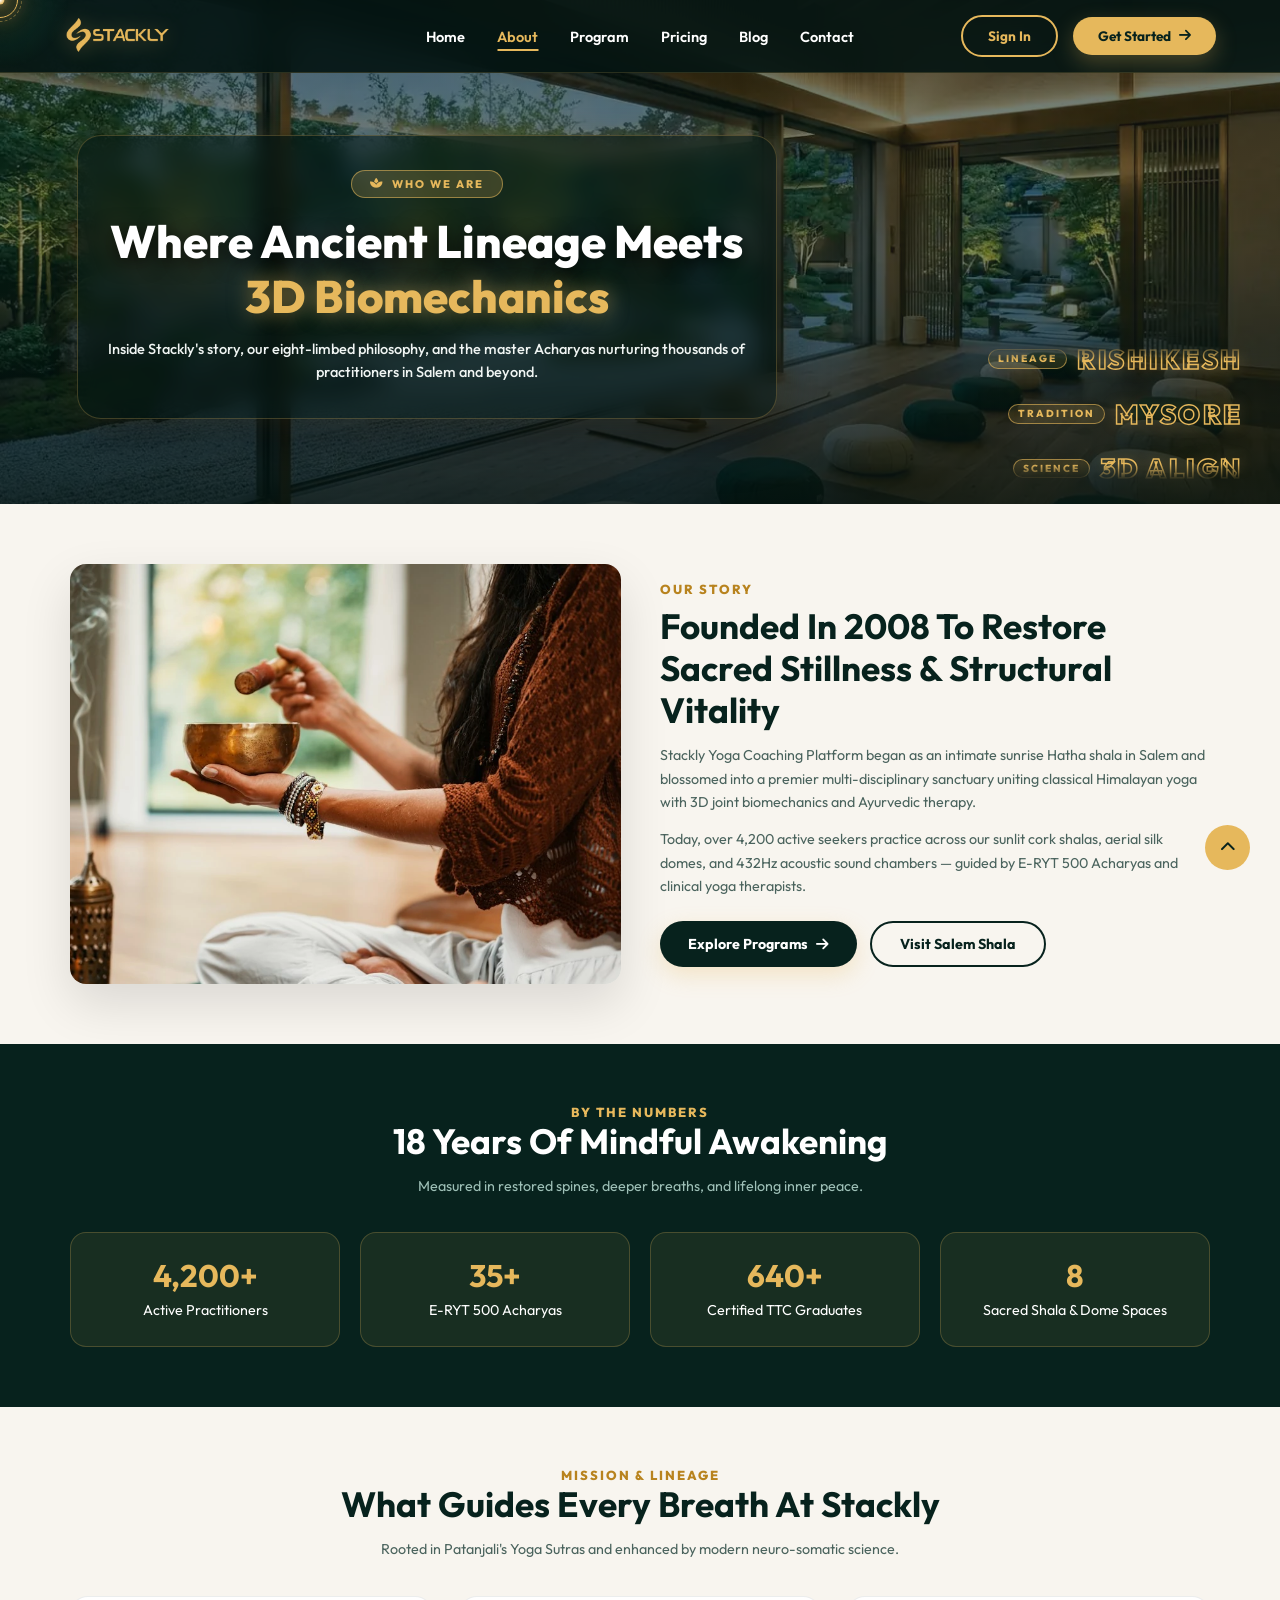
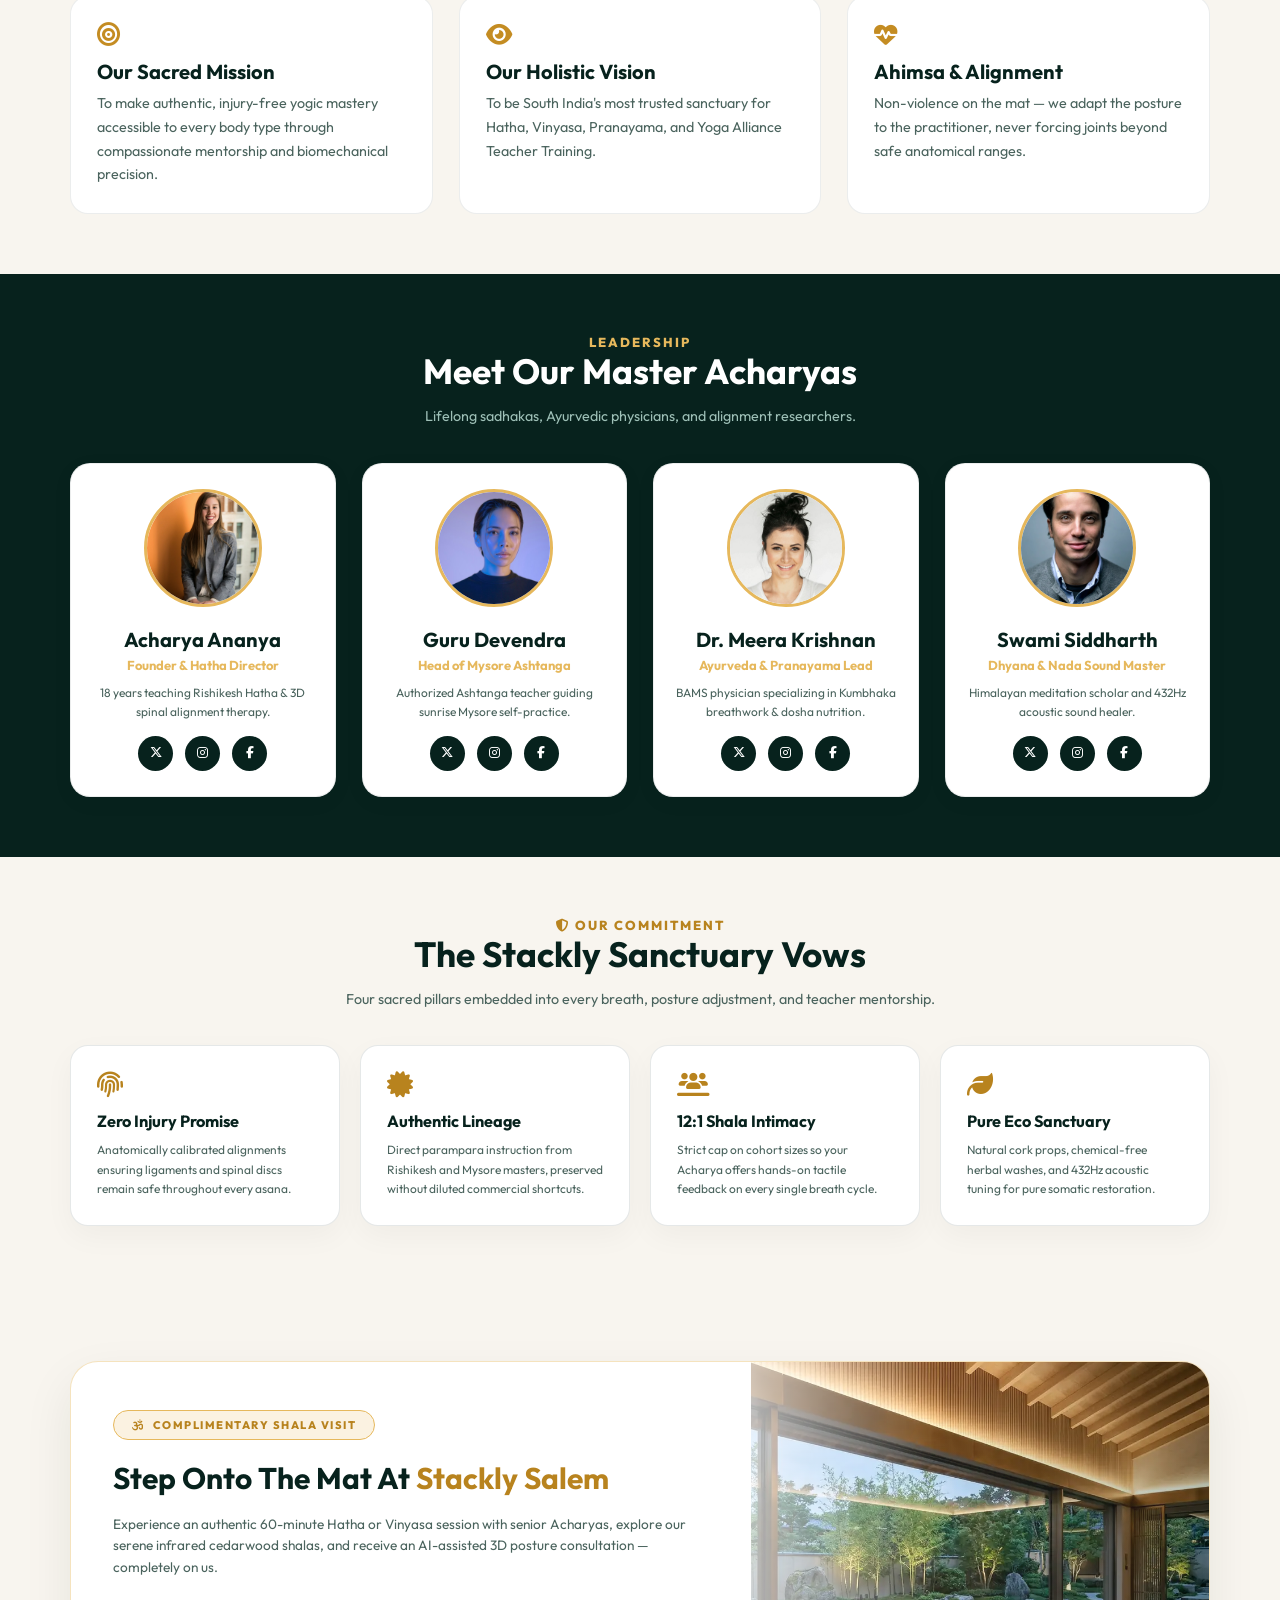
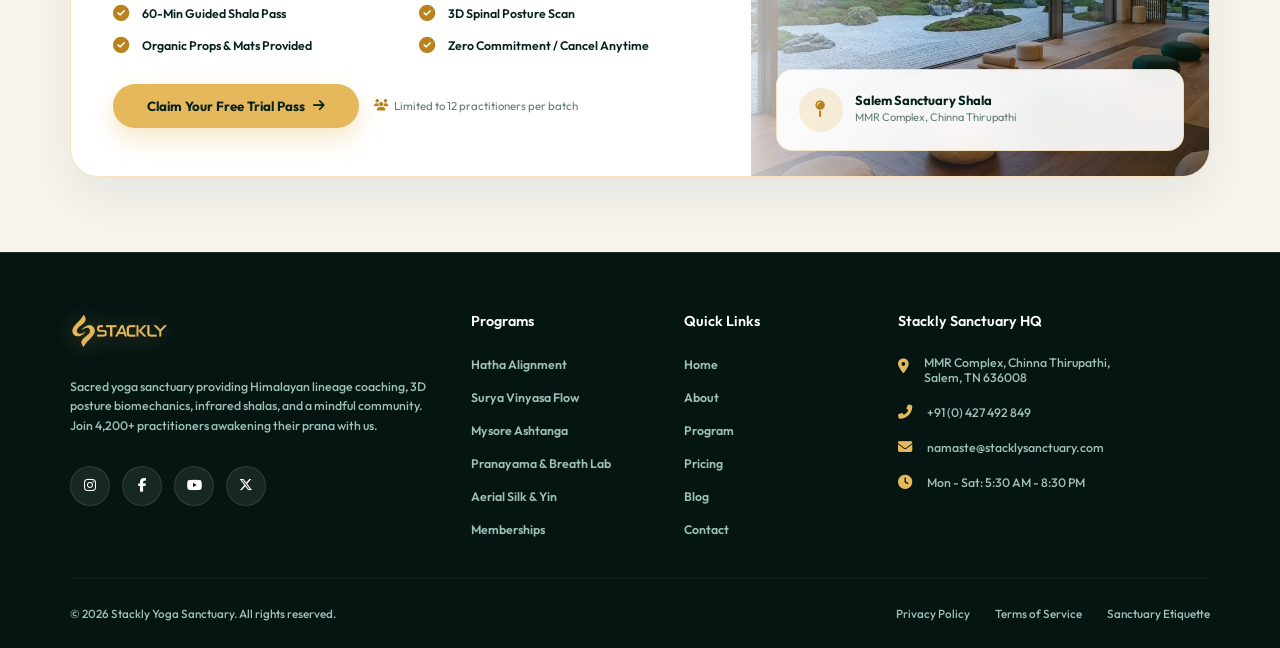
<file: about.html>
<!DOCTYPE html>
<html lang="en" class="preloader-active">
<head>
    <meta charset="UTF-8">
    <meta name="viewport" content="width=device-width, initial-scale=1.0">
    <title>About Us - Stackly Yoga Coaching Platform</title>
    <link rel="icon" type="image/webp" href="assets/top-logo.webp">
    <link rel="apple-touch-icon" href="assets/top-logo.webp">
    <link rel="stylesheet" href="https://cdnjs.cloudflare.com/ajax/libs/font-awesome/6.5.1/css/all.min.css">
    <link rel="stylesheet" href="style.css">
</head>
<body>
<div id="sa-preloader" class="sa-preloader" aria-hidden="true">
    <div class="sa-preloader__field"></div>
    <div class="sa-preloader__core">
        <div class="sa-preloader__lane"></div>
        <div class="sa-preloader__lane sa-preloader__lane--mid"></div>
        <div class="sa-preloader__lane sa-preloader__lane--inner"></div>
        <div class="sa-preloader__runner"><span></span></div>
        <div class="sa-preloader__ball"></div>
        <div class="sa-preloader__mark">
            <img src="assets/top-logo.webp" alt="Stackly">
        </div>
    </div>
    <div class="sa-preloader__brand">
        <span>S</span><span>T</span><span>A</span><span>C</span><span>K</span><span>L</span><span>Y</span>
    </div>
    <p class="sa-preloader__tag">Awakening Mind, Body &amp; Prana</p>
    <div class="sa-preloader__bar"><span></span></div>
</div>
<div class="page-wrapper">
    <nav class="navbar">
        <a href="index.html" class="nav-logo"><img src="assets/logo.webp" alt="Stackly Logo"></a>
        <div class="menu-toggle"><i class="fas fa-bars"></i></div>
        <div class="nav-links">
            <div class="mobile-menu-header">
                <img src="assets/logo.webp" alt="Stackly Logo">
                <button class="mobile-close-btn"><i class="fas fa-times"></i></button>
            </div>
            <a href="index.html">Home</a>
            <a href="about.html" class="active">About</a>
            <a href="program.html">Program</a>
            <a href="pricing.html">Pricing</a>
            <a href="blog.html">Blog</a>
            <a href="contact.html">Contact</a>
            <div class="mobile-auth-wrapper" data-auth-nav>
                <a href="signin.html" class="btn btn-outline">Sign In</a>
                <a href="signup.html" class="btn btn-primary">Get Started</a>
            </div>
        </div>
        <div class="nav-auth-buttons" data-auth-nav style="display: flex; gap: 15px; margin-left: auto; align-items: center;">
            <a href="signin.html" class="btn btn-outline" style="padding: 10px 25px; font-size: 1.05rem;">Sign In</a>
            <a href="signup.html" class="btn btn-primary" style="padding: 10px 25px; font-size: 1.05rem;">Get Started <i class="fas fa-arrow-right"></i></a>
        </div>
    </nav>

    <header class="page-hero">
        <img class="page-hero__bg" src="assets/yoga-sanctuary.webp" alt="Stackly Yoga Shala Sanctuary">
        <div class="page-hero__overlay"></div>
        
        <div class="corner-outline-slideshow corner-outline-slideshow--right" aria-hidden="true">
            <div class="corner-outline-track">
                <div class="corner-outline-item"><span class="stroke-tag">LINEAGE</span> RISHIKESH</div>
                <div class="corner-outline-item"><span class="stroke-tag">TRADITION</span> MYSORE</div>
                <div class="corner-outline-item"><span class="stroke-tag">SCIENCE</span> 3D ALIGN</div>
                <div class="corner-outline-item"><span class="stroke-tag">STILLNESS</span> DHYANA</div>
                <div class="corner-outline-item"><span class="stroke-tag">LINEAGE</span> RISHIKESH</div>
                <div class="corner-outline-item"><span class="stroke-tag">TRADITION</span> MYSORE</div>
                <div class="corner-outline-item"><span class="stroke-tag">SCIENCE</span> 3D ALIGN</div>
                <div class="corner-outline-item"><span class="stroke-tag">STILLNESS</span> DHYANA</div>
            </div>
        </div>
        <div class="page-hero__inner anim-fade-up">
            <span class="page-hero__eyebrow"><i class="fas fa-spa"></i> Who We Are</span>
            <h1>Where Ancient Lineage Meets <span class="highlight">3D Biomechanics</span></h1>
            <p>Inside Stackly's story, our eight-limbed philosophy, and the master Acharyas nurturing thousands of practitioners in Salem and beyond.</p>
        </div>
    </header>

    <section class="content-section alt">
        <div class="container">
            <div class="grid grid-2 align-center" style="gap: 3rem;">
                <div class="img-zoom anim-slide-right" style="height: 420px; box-shadow: 0 20px 50px rgba(0,0,0,0.12);">
                    <img src="assets/yoga-studio-2.webp" alt="Stackly Sacred Yoga Shala">
                </div>
                <div class="anim-slide-left del-200">
                    <span class="highlight" style="font-weight: 800; text-transform: uppercase; letter-spacing: 2px;">Our Story</span>
                    <h2 style="margin-top: 8px; color: var(--text-dark);">Founded In 2008 To Restore Sacred Stillness &amp; Structural Vitality</h2>
                    <p style="color: #4a635d;">Stackly Yoga Coaching Platform began as an intimate sunrise Hatha shala in Salem and blossomed into a premier multi-disciplinary sanctuary uniting classical Himalayan yoga with 3D joint biomechanics and Ayurvedic therapy.</p>
                    <p style="color: #4a635d;">Today, over 4,200 active seekers practice across our sunlit cork shalas, aerial silk domes, and 432Hz acoustic sound chambers — guided by E-RYT 500 Acharyas and clinical yoga therapists.</p>
                    <div class="d-flex gap-2" style="margin-top: 22px; flex-wrap: wrap;">
                        <a href="program.html" class="btn btn-primary" style="background: var(--bg-dark); color: #fff;">Explore Programs <i class="fas fa-arrow-right"></i></a>
                        <a href="contact.html" class="btn btn-outline" style="border-color: var(--bg-dark); color: var(--bg-dark);">Visit Salem Shala</a>
                    </div>
                </div>
            </div>
        </div>
    </section>

    <section class="content-section dark">
        <div class="container">
            <div class="section-header section-header-center anim-fade-up">
                <span class="highlight" style="font-weight: 800; text-transform: uppercase; letter-spacing: 2px;">By The Numbers</span>
                <h2>18 Years Of Mindful Awakening</h2>
                <p>Measured in restored spines, deeper breaths, and lifelong inner peace.</p>
            </div>
            <div class="grid grid-4">
                <div class="stat-chip anim-zoom-in del-100"><h3>4,200+</h3><p style="color:#fff;margin:0;">Active Practitioners</p></div>
                <div class="stat-chip anim-zoom-in del-200"><h3>35+</h3><p style="color:#fff;margin:0;">E-RYT 500 Acharyas</p></div>
                <div class="stat-chip anim-zoom-in del-300"><h3>640+</h3><p style="color:#fff;margin:0;">Certified TTC Graduates</p></div>
                <div class="stat-chip anim-zoom-in del-400"><h3>8</h3><p style="color:#fff;margin:0;">Sacred Shala &amp; Dome Spaces</p></div>
            </div>
        </div>
    </section>

    
    <section class="content-section alt">
        <div class="container">
            <div class="section-header section-header-center anim-fade-up">
                <span class="highlight" style="font-weight: 800; text-transform: uppercase; letter-spacing: 2px;">Mission &amp; Lineage</span>
                <h2 style="color: var(--text-dark);">What Guides Every Breath At Stackly</h2>
                <p style="color:#4a635d;max-width:640px;margin:0 auto;">Rooted in Patanjali's Yoga Sutras and enhanced by modern neuro-somatic science.</p>
            </div>
            <div class="grid grid-3">
                <div class="feature-tile hover-shine anim-fade-up del-100">
                    <i class="fas fa-bullseye"></i>
                    <h3>Our Sacred Mission</h3>
                    <p style="color:#4a635d;margin:0;">To make authentic, injury-free yogic mastery accessible to every body type through compassionate mentorship and biomechanical precision.</p>
                </div>
                <div class="feature-tile hover-shine anim-fade-up del-200">
                    <i class="fas fa-eye"></i>
                    <h3>Our Holistic Vision</h3>
                    <p style="color:#4a635d;margin:0;">To be South India's most trusted sanctuary for Hatha, Vinyasa, Pranayama, and Yoga Alliance Teacher Training.</p>
                </div>
                <div class="feature-tile hover-shine anim-fade-up del-300">
                    <i class="fas fa-heart-pulse"></i>
                    <h3>Ahimsa &amp; Alignment</h3>
                    <p style="color:#4a635d;margin:0;">Non-violence on the mat — we adapt the posture to the practitioner, never forcing joints beyond safe anatomical ranges.</p>
                </div>
            </div>
        </div>
    </section>

    <section class="content-section dark">
        <div class="container">
            <div class="section-header section-header-center anim-fade-up">
                <span class="highlight" style="font-weight: 800; text-transform: uppercase; letter-spacing: 2px;">Leadership</span>
                <h2>Meet Our Master Acharyas</h2>
                <p>Lifelong sadhakas, Ayurvedic physicians, and alignment researchers.</p>
            </div>
            <div class="coach-grid">
                <div class="coach-card anim-zoom-in del-100">
                    <img src="assets/coach-ananya.webp" alt="Acharya Ananya Iyer" class="coach-img">
                    <h3 style="color:var(--text-dark);margin-bottom:4px;">Acharya Ananya</h3>
                    <span class="highlight" style="font-weight:700;display:block;margin-bottom:10px;">Founder &amp; Hatha Director</span>
                    <p style="color:#4a635d;font-size:.92rem;margin:0;">18 years teaching Rishikesh Hatha &amp; 3D spinal alignment therapy.</p>
                    <div class="coach-socials">
                        <a href="404.html" aria-label="X Twitter"><i class="fa-brands fa-x-twitter"></i></a>
                        <a href="404.html" aria-label="Instagram"><i class="fa-brands fa-instagram"></i></a>
                        <a href="404.html" aria-label="Facebook"><i class="fa-brands fa-facebook-f"></i></a>
                    </div>
                </div>
                <div class="coach-card anim-zoom-in del-200">
                    <img src="assets/coach-dev.webp" alt="Guru Devendra Raghavan" class="coach-img">
                    <h3 style="color:var(--text-dark);margin-bottom:4px;">Guru Devendra</h3>
                    <span class="highlight" style="font-weight:700;display:block;margin-bottom:10px;">Head of Mysore Ashtanga</span>
                    <p style="color:#4a635d;font-size:.92rem;margin:0;">Authorized Ashtanga teacher guiding sunrise Mysore self-practice.</p>
                    <div class="coach-socials">
                        <a href="404.html" aria-label="X Twitter"><i class="fa-brands fa-x-twitter"></i></a>
                        <a href="404.html" aria-label="Instagram"><i class="fa-brands fa-instagram"></i></a>
                        <a href="404.html" aria-label="Facebook"><i class="fa-brands fa-facebook-f"></i></a>
                    </div>
                </div>
                <div class="coach-card anim-zoom-in del-300">
                    <img src="assets/coach-meera.webp" alt="Dr. Meera Krishnan" class="coach-img">
                    <h3 style="color:var(--text-dark);margin-bottom:4px;">Dr. Meera Krishnan</h3>
                    <span class="highlight" style="font-weight:700;display:block;margin-bottom:10px;">Ayurveda &amp; Pranayama Lead</span>
                    <p style="color:#4a635d;font-size:.92rem;margin:0;">BAMS physician specializing in Kumbhaka breathwork &amp; dosha nutrition.</p>
                    <div class="coach-socials">
                        <a href="404.html" aria-label="X Twitter"><i class="fa-brands fa-x-twitter"></i></a>
                        <a href="404.html" aria-label="Instagram"><i class="fa-brands fa-instagram"></i></a>
                        <a href="404.html" aria-label="Facebook"><i class="fa-brands fa-facebook-f"></i></a>
                    </div>
                </div>
                <div class="coach-card anim-zoom-in del-400">
                    <img src="assets/coach-siddharth.webp" alt="Swami Siddharth" class="coach-img">
                    <h3 style="color:var(--text-dark);margin-bottom:4px;">Swami Siddharth</h3>
                    <span class="highlight" style="font-weight:700;display:block;margin-bottom:10px;">Dhyana &amp; Nada Sound Master</span>
                    <p style="color:#4a635d;font-size:.92rem;margin:0;">Himalayan meditation scholar and 432Hz acoustic sound healer.</p>
                    <div class="coach-socials">
                        <a href="404.html" aria-label="X Twitter"><i class="fa-brands fa-x-twitter"></i></a>
                        <a href="404.html" aria-label="Instagram"><i class="fa-brands fa-instagram"></i></a>
                        <a href="404.html" aria-label="Facebook"><i class="fa-brands fa-facebook-f"></i></a>
                    </div>
                </div>
            </div>
        </div>
    </section>

    
    <section class="content-section alt">
        <div class="container">
            <div class="section-header section-header-center anim-fade-up">
                <span class="highlight" style="font-weight: 800; text-transform: uppercase; letter-spacing: 2px;"><i class="fas fa-shield-halved"></i> Our Commitment</span>
                <h2 style="color: var(--text-dark);">The Stackly Sanctuary Vows</h2>
                <p style="color: #4a635d;">Four sacred pillars embedded into every breath, posture adjustment, and teacher mentorship.</p>
            </div>
            <div class="grid grid-4">
                <div class="feature-tile hover-shine anim-fade-up del-100" style="background: #ffffff; border-color: rgba(7,34,29,0.1); box-shadow: 0 10px 30px rgba(0,0,0,0.04);">
                    <i class="fas fa-fingerprint highlight" style="font-size: 2rem; margin-bottom: 14px;"></i>
                    <h3 style="color: var(--text-dark); font-size: 1.25rem;">Zero Injury Promise</h3>
                    <p style="color: #4a635d; font-size: 0.92rem; margin: 0;">Anatomically calibrated alignments ensuring ligaments and spinal discs remain safe throughout every asana.</p>
                </div>
                <div class="feature-tile hover-shine anim-fade-up del-200" style="background: #ffffff; border-color: rgba(7,34,29,0.1); box-shadow: 0 10px 30px rgba(0,0,0,0.04);">
                    <i class="fas fa-certificate highlight" style="font-size: 2rem; margin-bottom: 14px;"></i>
                    <h3 style="color: var(--text-dark); font-size: 1.25rem;">Authentic Lineage</h3>
                    <p style="color: #4a635d; font-size: 0.92rem; margin: 0;">Direct parampara instruction from Rishikesh and Mysore masters, preserved without diluted commercial shortcuts.</p>
                </div>
                <div class="feature-tile hover-shine anim-fade-up del-300" style="background: #ffffff; border-color: rgba(7,34,29,0.1); box-shadow: 0 10px 30px rgba(0,0,0,0.04);">
                    <i class="fas fa-users-line highlight" style="font-size: 2rem; margin-bottom: 14px;"></i>
                    <h3 style="color: var(--text-dark); font-size: 1.25rem;">12:1 Shala Intimacy</h3>
                    <p style="color: #4a635d; font-size: 0.92rem; margin: 0;">Strict cap on cohort sizes so your Acharya offers hands-on tactile feedback on every single breath cycle.</p>
                </div>
                <div class="feature-tile hover-shine anim-fade-up del-400" style="background: #ffffff; border-color: rgba(7,34,29,0.1); box-shadow: 0 10px 30px rgba(0,0,0,0.04);">
                    <i class="fas fa-leaf highlight" style="font-size: 2rem; margin-bottom: 14px;"></i>
                    <h3 style="color: var(--text-dark); font-size: 1.25rem;">Pure Eco Sanctuary</h3>
                    <p style="color: #4a635d; font-size: 0.92rem; margin: 0;">Natural cork props, chemical-free herbal washes, and 432Hz acoustic tuning for pure somatic restoration.</p>
                </div>
            </div>
        </div>
    </section>

    <section class="content-section alt" style="padding: 75px 20px;">
        <div class="container">
            <div class="proven-banner anim-zoom-in" style="background: #ffffff; border: 1.5px solid rgba(230,184,92,0.4); box-shadow: 0 20px 50px rgba(7,34,29,0.08); border-radius: 28px;">
                <div class="proven-content" style="padding: 48px 42px; flex: 1.3;">
                    <div style="display: inline-flex; align-items: center; gap: 8px; background: rgba(230, 184, 92, 0.18); border: 1px solid var(--accent); color: #b8831e; padding: 7px 18px; border-radius: 30px; font-size: 0.85rem; font-weight: 800; letter-spacing: 1.5px; width: fit-content; margin-bottom: 20px; animation: pulseGlow 2s infinite;">
                        <i class="fas fa-om"></i> COMPLIMENTARY SHALA VISIT
                    </div>
                    <h2 style="color: var(--text-dark) !important; font-size: 2.3rem; margin-bottom: 16px; line-height: 1.25;">
                        Step Onto The Mat At <span class="highlight" style="color: #b8831e;">Stackly Salem</span>
                    </h2>
                    <p style="color: #4a635d; font-size: 1.05rem; line-height: 1.6; margin-bottom: 26px;">
                        Experience an authentic 60-minute Hatha or Vinyasa session with senior Acharyas, explore our serene infrared cedarwood shalas, and receive an AI-assisted 3D posture consultation — completely on us.
                    </p>

                    <div class="grid grid-2" style="gap: 16px; margin-bottom: 30px;">
                        <div class="d-flex align-center gap-2">
                            <i class="fas fa-circle-check highlight" style="font-size: 1.25rem; color: #b8831e;"></i>
                            <span style="color: var(--text-dark); font-weight: 600; font-size: 0.95rem;">60-Min Guided Shala Pass</span>
                        </div>
                        <div class="d-flex align-center gap-2">
                            <i class="fas fa-circle-check highlight" style="font-size: 1.25rem; color: #b8831e;"></i>
                            <span style="color: var(--text-dark); font-weight: 600; font-size: 0.95rem;">3D Spinal Posture Scan</span>
                        </div>
                        <div class="d-flex align-center gap-2">
                            <i class="fas fa-circle-check highlight" style="font-size: 1.25rem; color: #b8831e;"></i>
                            <span style="color: var(--text-dark); font-weight: 600; font-size: 0.95rem;">Organic Props &amp; Mats Provided</span>
                        </div>
                        <div class="d-flex align-center gap-2">
                            <i class="fas fa-circle-check highlight" style="font-size: 1.25rem; color: #b8831e;"></i>
                            <span style="color: var(--text-dark); font-weight: 600; font-size: 0.95rem;">Zero Commitment / Cancel Anytime</span>
                        </div>
                    </div>

                    <div style="display: flex; gap: 15px; flex-wrap: wrap; align-items: center;">
                        <a href="signup.html" class="btn btn-primary" style="padding: 14px 34px; font-size: 1.02rem; font-weight: 700; box-shadow: 0 10px 25px rgba(230,184,92,0.35);">
                            Claim Your Free Trial Pass <i class="fas fa-arrow-right"></i>
                        </a>
                        <span style="color: #637d77; font-size: 0.88rem; display: inline-flex; align-items: center; gap: 6px;">
                            <i class="fas fa-users highlight" style="color: #b8831e;"></i> Limited to 12 practitioners per batch
                        </span>
                    </div>
                </div>
                <div class="proven-img" style="flex: 1; min-height: 380px; position: relative; overflow: hidden; background: url('assets/yoga-sanctuary.webp') center/cover no-repeat;">
                    <div style="position: absolute; inset: 0; background: linear-gradient(90deg, rgba(255,255,255,0.7) 0%, rgba(255,255,255,0.1) 40%, rgba(7,34,29,0.3) 100%);"></div>
                    <div style="position: absolute; bottom: 25px; left: 25px; right: 25px; padding: 18px 22px; background: rgba(255,255,255,0.92); backdrop-filter: blur(10px); border-radius: 16px; border: 1px solid rgba(230,184,92,0.35); box-shadow: 0 10px 25px rgba(0,0,0,0.08);">
                        <div style="display: flex; align-items: center; gap: 12px;">
                            <div style="width: 44px; height: 44px; border-radius: 50%; background: rgba(230,184,92,0.22); display: flex; align-items: center; justify-content: center; color: #b8831e; font-size: 1.3rem;">
                                <i class="fas fa-map-pin"></i>
                            </div>
                            <div>
                                <h4 style="color: var(--text-dark); margin: 0; font-size: 1rem; font-weight: 700;">Salem Sanctuary Shala</h4>
                                <p style="color: #637d77; margin: 0; font-size: 0.85rem;">MMR Complex, Chinna Thirupathi</p>
                            </div>
                        </div>
                    </div>
                </div>
            </div>
        </div>
    </section>

    <footer>
        <div class="container" style="position: relative; z-index: 2;">
            <div class="grid grid-4 gap-4" style="padding-top: 60px; padding-bottom: 40px;">
                <div class="anim-slide-right del-100" style="display: flex; flex-direction: column;">
                    <a href="index.html" class="nav-logo" style="display: inline-block; margin-bottom: 25px; align-self: flex-start;">
                        <img src="assets/logo.webp" alt="Stackly" style="height: 35px; width: auto; object-fit: contain;">
                    </a>
                    <p style="font-size: 0.95rem; line-height: 1.6; color: var(--text-muted); margin-bottom: 30px; font-weight: 500;">Sacred yoga sanctuary providing Himalayan lineage coaching, 3D posture biomechanics, infrared shalas, and a mindful community. Join 4,200+ practitioners awakening their prana with us.</p>
                    <div class="footer-social">
                        <a href="404.html" aria-label="Instagram"><i class="fa-brands fa-instagram"></i></a>
                        <a href="404.html" aria-label="Facebook"><i class="fa-brands fa-facebook-f"></i></a>
                        <a href="404.html" aria-label="YouTube"><i class="fa-brands fa-youtube"></i></a>
                        <a href="404.html" aria-label="X Twitter"><i class="fa-brands fa-x-twitter"></i></a>
                    </div>
                </div>

                <div class="anim-slide-right del-200">
                    <h4 style="color: #fff; margin-bottom: 25px; font-size: 1.1rem; font-weight: 600;">Programs</h4>
                    <ul style="list-style: none; padding: 0; margin: 0; display: flex; flex-direction: column; gap: 15px;">
                        <li><a href="404.html" style="color: var(--text-muted); font-weight: 600; font-size: 0.95rem; text-decoration: none; transition: color 0.3s;">Hatha Alignment</a></li>
                        <li><a href="404.html" style="color: var(--text-muted); font-weight: 600; font-size: 0.95rem; text-decoration: none; transition: color 0.3s;">Surya Vinyasa Flow</a></li>
                        <li><a href="404.html" style="color: var(--text-muted); font-weight: 600; font-size: 0.95rem; text-decoration: none; transition: color 0.3s;">Mysore Ashtanga</a></li>
                        <li><a href="404.html" style="color: var(--text-muted); font-weight: 600; font-size: 0.95rem; text-decoration: none; transition: color 0.3s;">Pranayama &amp; Breath Lab</a></li>
                        <li><a href="404.html" style="color: var(--text-muted); font-weight: 600; font-size: 0.95rem; text-decoration: none; transition: color 0.3s;">Aerial Silk &amp; Yin</a></li>
                        <li><a href="404.html" style="color: var(--text-muted); font-weight: 600; font-size: 0.95rem; text-decoration: none; transition: color 0.3s;">Memberships</a></li>
                    </ul>
                </div>

                <div class="anim-slide-right del-300">
                    <h4 style="color: #fff; margin-bottom: 25px; font-size: 1.1rem; font-weight: 600;">Quick Links</h4>
                    <ul style="list-style: none; padding: 0; margin: 0; display: flex; flex-direction: column; gap: 15px;">
                        <li><a href="index.html" style="color: var(--text-muted); font-weight: 600; font-size: 0.95rem; text-decoration: none; transition: color 0.3s;">Home</a></li>
                        <li><a href="about.html" style="color: var(--text-muted); font-weight: 600; font-size: 0.95rem; text-decoration: none; transition: color 0.3s;">About</a></li>
                        <li><a href="program.html" style="color: var(--text-muted); font-weight: 600; font-size: 0.95rem; text-decoration: none; transition: color 0.3s;">Program</a></li>
                        <li><a href="pricing.html" style="color: var(--text-muted); font-weight: 600; font-size: 0.95rem; text-decoration: none; transition: color 0.3s;">Pricing</a></li>
                        <li><a href="blog.html" style="color: var(--text-muted); font-weight: 600; font-size: 0.95rem; text-decoration: none; transition: color 0.3s;">Blog</a></li>
                        <li><a href="contact.html" style="color: var(--text-muted); font-weight: 600; font-size: 0.95rem; text-decoration: none; transition: color 0.3s;">Contact</a></li>
                    </ul>
                </div>

                <div class="anim-slide-right del-400">
                    <h4 style="color: #fff; margin-bottom: 25px; font-size: 1.1rem; font-weight: 600;">Stackly Sanctuary HQ</h4>
                    <ul style="list-style: none; padding: 0; margin: 0; display: flex; flex-direction: column; gap: 20px;">
                        <li style="display: flex; gap: 15px; align-items: flex-start; color: var(--text-muted); font-size: 0.95rem; font-weight: 500;">
                            <i class="fas fa-map-marker-alt" style="color: var(--accent); margin-top: 4px; font-size: 1.1rem;"></i>
                            <span>MMR Complex, Chinna Thirupathi,<br>Salem, TN 636008</span>
                        </li>
                        <li style="display: flex; gap: 15px; align-items: center; color: var(--text-muted); font-size: 0.95rem; font-weight: 500;">
                            <i class="fas fa-phone-alt" style="color: var(--accent); font-size: 1.1rem;"></i>
                            <span>+91 (0) 427 492 849</span>
                        </li>
                        <li style="display: flex; gap: 15px; align-items: center; color: var(--text-muted); font-size: 0.95rem; font-weight: 500;">
                            <i class="fas fa-envelope" style="color: var(--accent); font-size: 1.1rem;"></i>
                            <span>namaste@stacklysanctuary.com</span>
                        </li>
                        <li style="display: flex; gap: 15px; align-items: center; color: var(--text-muted); font-size: 0.95rem; font-weight: 500;">
                            <i class="fas fa-clock" style="color: var(--accent); font-size: 1.1rem;"></i>
                            <span>Mon - Sat: 5:30 AM - 8:30 PM</span>
                        </li>
                    </ul>
                </div>
            </div>
            <div style="border-top: 1px solid rgba(255,255,255,0.05); padding: 25px 0; display: flex; justify-content: space-between; align-items: center; flex-wrap: wrap; gap: 20px; position: relative;">
                <p style="color: var(--text-muted); font-size: 0.9rem; margin: 0; font-weight: 500;">&copy; 2026 Stackly Yoga Sanctuary. All rights reserved.</p>
                <div style="display: flex; gap: 25px;">
                    <a href="404.html" style="color: var(--text-muted); text-decoration: none; font-size: 0.9rem; font-weight: 500; transition: color 0.3s;">Privacy Policy</a>
                    <a href="404.html" style="color: var(--text-muted); text-decoration: none; font-size: 0.9rem; font-weight: 500; transition: color 0.3s;">Terms of Service</a>
                    <a href="404.html" style="color: var(--text-muted); text-decoration: none; font-size: 0.9rem; font-weight: 500; transition: color 0.3s;">Sanctuary Etiquette</a>
                </div>
                <a href="#" style="position: fixed; bottom: 30px; right: 30px; z-index: 9999; background-color: var(--accent); color: var(--bg-dark); width: 45px; height: 45px; border-radius: 50%; display: flex; align-items: center; justify-content: center; text-decoration: none; font-size: 1.2rem; transition: transform 0.3s;">
                    <i class="fas fa-chevron-up"></i>
                </a>
            </div>
        </div>
    </footer>
</div>
<script src="script.js"></script>
</body>
</html>
</file>
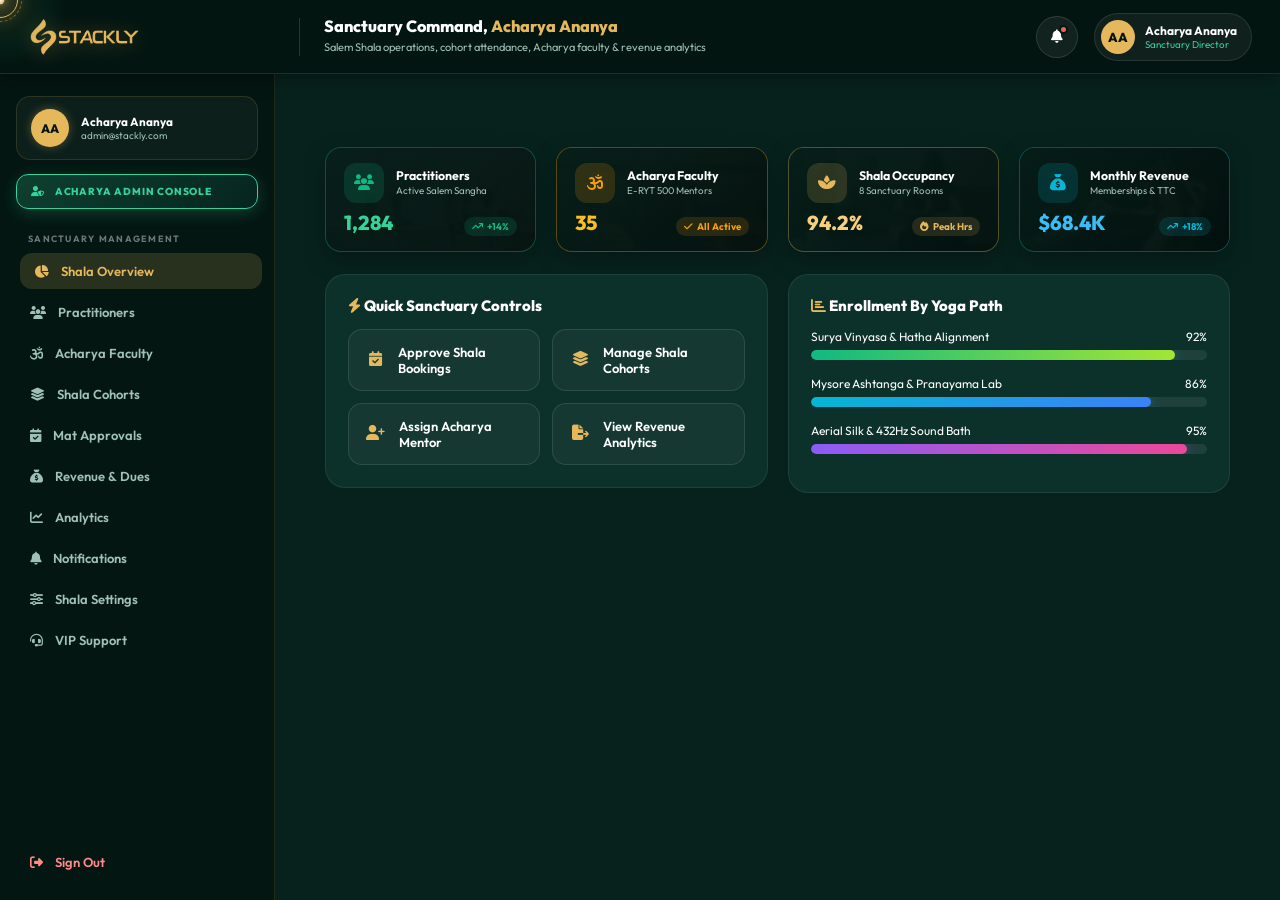
<file: admin-dashboard.html>
<!DOCTYPE html>
<html lang="en" class="preloader-active">
<head>
    <meta charset="UTF-8">
    <meta name="viewport" content="width=device-width, initial-scale=1.0">
    <title>Acharya Admin Dashboard - Stackly Yoga Coaching Platform</title>
    <link rel="icon" type="image/webp" href="assets/top-logo.webp">
    <link rel="apple-touch-icon" href="assets/top-logo.webp">
    <link rel="stylesheet" href="https://cdnjs.cloudflare.com/ajax/libs/font-awesome/6.5.1/css/all.min.css">
    <link rel="stylesheet" href="style.css">
</head>
<body>
<div id="sa-preloader" class="sa-preloader" aria-hidden="true">
    <div class="sa-preloader__field"></div>
    <div class="sa-preloader__core">
        <div class="sa-preloader__lane"></div>
        <div class="sa-preloader__lane sa-preloader__lane--mid"></div>
        <div class="sa-preloader__lane sa-preloader__lane--inner"></div>
        <div class="sa-preloader__runner"><span></span></div>
        <div class="sa-preloader__ball"></div>
        <div class="sa-preloader__mark">
            <img src="assets/top-logo.webp" alt="Stackly">
        </div>
    </div>
    <div class="sa-preloader__brand">
        <span>S</span><span>T</span><span>A</span><span>C</span><span>K</span><span>L</span><span>Y</span>
    </div>
    <p class="sa-preloader__tag">Awakening Mind, Body &amp; Prana</p>
    <div class="sa-preloader__bar"><span></span></div>
</div>

<div class="page-wrapper">
<div class="dash-sidebar-overlay" id="dashOverlay"></div>

<header class="dash-top">
    <div class="dash-top-left">
        <div class="dash-top-logo-zone">
            <button class="dash-menu-toggle" id="dashMenuToggle" aria-label="Open menu"><i class="fas fa-bars"></i></button>
            <a href="index.html" class="dash-top-logo">
                <img src="assets/logo.webp" alt="Stackly Logo">
            </a>
        </div>
        <div class="dash-top-divider"></div>
        <div class="dash-top-welcome">
            <h2>Sanctuary Command, <span class="highlight js-user-name">Acharya Admin</span></h2>
            <p>Salem Shala operations, cohort attendance, Acharya faculty &amp; revenue analytics</p>
        </div>
    </div>
    <div class="dash-top-right">
        <button class="dash-bell" data-target="notifications" title="Notifications">
            <i class="fas fa-bell"></i><span class="dot"></span>
        </button>
        <div class="dash-user">
            <div class="dash-avatar js-user-initials">A</div>
            <div>
                <div style="font-weight: 700; font-size: .92rem;" class="js-user-name">Acharya Admin</div>
                <div style="font-size: .75rem; color: #34d399;">Sanctuary Director</div>
            </div>
        </div>
    </div>
</header>

<div class="dash-layout">
    <aside class="dash-sidebar" id="dashSidebar">
        <div class="sidebar-user-card" style="margin-top: 0; margin-bottom: 14px;">
            <div class="sidebar-user-avatar js-user-initials">A</div>
            <div class="sidebar-user-details">
                <div class="sidebar-user-name js-user-name">Acharya Admin</div>
                <div class="sidebar-user-email js-user-email">admin@stackly.com</div>
            </div>
            <button class="close-sidebar-btn" id="closeSidebarBtn" aria-label="Close sidebar"><i class="fas fa-times"></i></button>
        </div>
        <div class="sidebar-role-card admin"><i class="fas fa-user-shield"></i> ACHARYA ADMIN CONSOLE</div>
        <div class="dash-sidebar-nav-container">
            <div class="dash-nav-label">Sanctuary Management</div>
            <button class="dash-nav-btn active" data-target="overview"><i class="fas fa-chart-pie"></i> Shala Overview</button>
            <button class="dash-nav-btn" data-target="athletes"><i class="fas fa-users"></i> Practitioners</button>
            <button class="dash-nav-btn" data-target="coaches"><i class="fas fa-om"></i> Acharya Faculty</button>
            <button class="dash-nav-btn" data-target="batches"><i class="fas fa-layer-group"></i> Shala Cohorts</button>
            <button class="dash-nav-btn" data-target="bookings"><i class="fas fa-calendar-check"></i> Mat Approvals</button>
            <button class="dash-nav-btn" data-target="payments"><i class="fas fa-sack-dollar"></i> Revenue &amp; Dues</button>
            <button class="dash-nav-btn" data-target="reports"><i class="fas fa-chart-line"></i> Analytics</button>
            <button class="dash-nav-btn" data-target="notifications"><i class="fas fa-bell"></i> Notifications</button>
            <button class="dash-nav-btn" data-target="settings"><i class="fas fa-sliders"></i> Shala Settings</button>
            <button class="dash-nav-btn" data-target="support"><i class="fas fa-headset"></i> VIP Support</button>
        </div>
        <button class="dash-nav-btn" data-logout style="color: #ff8a8a;"><i class="fas fa-right-from-bracket"></i> Sign Out</button>
    </aside>

    <main class="dash-main">
        
        <section class="dash-panel active" id="section-overview">
            <div class="dash-grid dash-grid-4">
                <div class="athlete-compact-card theme-football">
                    <div class="athlete-compact-bg"><img src="assets/yoga-studio-1.webp" alt="Active Practitioners"></div>
                    <div class="athlete-compact-overlay"></div>
                    <div class="athlete-compact-body">
                        <div class="athlete-card-header">
                            <div class="athlete-ico-wrap"><i class="fas fa-users"></i></div>
                            <div class="athlete-info">
                                <span class="athlete-title">Practitioners</span>
                                <span class="athlete-sub">Active Salem Sangha</span>
                            </div>
                        </div>
                        <div class="athlete-card-footer">
                            <h3 class="athlete-num">1,284</h3>
                            <span class="athlete-trend"><i class="fas fa-arrow-trend-up"></i> +14%</span>
                        </div>
                    </div>
                </div>
                <div class="athlete-compact-card theme-basketball">
                    <div class="athlete-compact-bg"><img src="assets/yoga-vinyasa.webp" alt="Acharya Faculty"></div>
                    <div class="athlete-compact-overlay"></div>
                    <div class="athlete-compact-body">
                        <div class="athlete-card-header">
                            <div class="athlete-ico-wrap"><i class="fas fa-om"></i></div>
                            <div class="athlete-info">
                                <span class="athlete-title">Acharya Faculty</span>
                                <span class="athlete-sub">E-RYT 500 Mentors</span>
                            </div>
                        </div>
                        <div class="athlete-card-footer">
                            <h3 class="athlete-num">35</h3>
                            <span class="athlete-trend"><i class="fas fa-check"></i> All Active</span>
                        </div>
                    </div>
                </div>
                <div class="athlete-compact-card theme-tennis">
                    <div class="athlete-compact-bg"><img src="assets/yoga-aerial.webp" alt="Daily Shala Occupancy"></div>
                    <div class="athlete-compact-overlay"></div>
                    <div class="athlete-compact-body">
                        <div class="athlete-card-header">
                            <div class="athlete-ico-wrap"><i class="fas fa-spa"></i></div>
                            <div class="athlete-info">
                                <span class="athlete-title">Shala Occupancy</span>
                                <span class="athlete-sub">8 Sanctuary Rooms</span>
                            </div>
                        </div>
                        <div class="athlete-card-footer">
                            <h3 class="athlete-num">94.2%</h3>
                            <span class="athlete-trend"><i class="fas fa-fire"></i> Peak Hrs</span>
                        </div>
                    </div>
                </div>
                <div class="athlete-compact-card theme-swimming">
                    <div class="athlete-compact-bg"><img src="assets/yoga-soundbath.webp" alt="Monthly Revenue"></div>
                    <div class="athlete-compact-overlay"></div>
                    <div class="athlete-compact-body">
                        <div class="athlete-card-header">
                            <div class="athlete-ico-wrap"><i class="fas fa-sack-dollar"></i></div>
                            <div class="athlete-info">
                                <span class="athlete-title">Monthly Revenue</span>
                                <span class="athlete-sub">Memberships &amp; TTC</span>
                            </div>
                        </div>
                        <div class="athlete-card-footer">
                            <h3 class="athlete-num">$68.4K</h3>
                            <span class="athlete-trend"><i class="fas fa-arrow-trend-up"></i> +18%</span>
                        </div>
                    </div>
                </div>
            </div>

            <div class="dash-grid dash-grid-2" style="margin-top: 22px;">
                <div class="dash-card">
                    <h3 style="font-size: 1.15rem; color: #fff; margin-bottom: 14px;"><i class="fas fa-bolt highlight"></i> Quick Sanctuary Controls</h3>
                    <div class="dash-grid dash-grid-2" style="gap: 12px;">
                        <button class="qa-btn" data-target="bookings"><i class="fas fa-calendar-check"></i> Approve Shala Bookings</button>
                        <button class="qa-btn" data-target="batches"><i class="fas fa-layer-group"></i> Manage Shala Cohorts</button>
                        <button class="qa-btn" data-target="coaches"><i class="fas fa-user-plus"></i> Assign Acharya Mentor</button>
                        <button class="qa-btn" data-target="reports"><i class="fas fa-file-export"></i> View Revenue Analytics</button>
                    </div>
                </div>
                <div class="dash-card">
                    <h3 style="font-size: 1.15rem; color: #fff; margin-bottom: 14px;"><i class="fas fa-chart-bar highlight"></i> Enrollment By Yoga Path</h3>
                    <div class="stat-row"><span>Surya Vinyasa &amp; Hatha Alignment</span><span>92%</span></div>
                    <div class="bar-track"><span class="bar-fill bar-fill-emerald" data-value="92" style="width:92%;"></span></div>
                    <div class="stat-row"><span>Mysore Ashtanga &amp; Pranayama Lab</span><span>86%</span></div>
                    <div class="bar-track"><span class="bar-fill bar-fill-cyan" data-value="86" style="width:86%;"></span></div>
                    <div class="stat-row"><span>Aerial Silk &amp; 432Hz Sound Bath</span><span>95%</span></div>
                    <div class="bar-track"><span class="bar-fill bar-fill-purple" data-value="95" style="width:95%;"></span></div>
                </div>
            </div>
        </section>

        
        <section class="dash-panel" id="section-athletes">
            <div class="dash-card">
                <h3 style="font-size: 1.15rem; color: #fff; margin-bottom: 14px;">Registered Sanctuary Practitioners</h3>
                <div style="overflow-x: auto;">
                    <table class="dash-table">
                        <thead><tr><th>Practitioner</th><th>Primary Path</th><th>Membership Tier</th><th>3D Posture Score</th><th>Status</th></tr></thead>
                        <tbody>
                            <tr><td>Divya Narayanan</td><td>Classical Hatha</td><td>Sadhana Flow</td><td>94%</td><td><span class="pill">Active</span></td></tr>
                            <tr><td>Arjun Menon</td><td>Mysore Ashtanga</td><td>Moksha Mastery</td><td>97%</td><td><span class="pill">Active</span></td></tr>
                            <tr><td>Karthik Subramanian</td><td>432Hz Sound &amp; Yin</td><td>Sadhana Flow</td><td>91%</td><td><span class="pill">Active</span></td></tr>
                            <tr><td>Sneha Rajagopal</td><td>Prenatal Yoga</td><td>Moksha Mastery</td><td>95%</td><td><span class="pill">Active</span></td></tr>
                            <tr><td>Vikramaditya R.</td><td>Pranayama Lab</td><td>Prana Seeker</td><td>89%</td><td><span class="pill warn">Renewal Due</span></td></tr>
                        </tbody>
                    </table>
                </div>
            </div>
        </section>

        
        <section class="dash-panel" id="section-coaches">
            <div class="dash-grid dash-grid-3">
                <div class="dash-card">
                    <div class="dash-card-img"><img src="assets/coach-ananya.webp" alt="Acharya Ananya"></div>
                    <span class="pill">Lead Acharya</span>
                    <h3 style="font-size:1.2rem;color:#fff;margin-top:8px;">Acharya Ananya Iyer</h3>
                    <p>Hatha &amp; 3D Biomechanics • 4.9★ Rating</p>
                </div>
                <div class="dash-card">
                    <div class="dash-card-img"><img src="assets/coach-dev.webp" alt="Guru Devendra"></div>
                    <span class="pill">Mysore Director</span>
                    <h3 style="font-size:1.2rem;color:#fff;margin-top:8px;">Guru Devendra Raghavan</h3>
                    <p>Ashtanga Vinyasa Series • 5.0★ Rating</p>
                </div>
                <div class="dash-card">
                    <div class="dash-card-img"><img src="assets/coach-meera.webp" alt="Dr. Meera Krishnan"></div>
                    <span class="pill">Ayurveda Physician</span>
                    <h3 style="font-size:1.2rem;color:#fff;margin-top:8px;">Dr. Meera Krishnan</h3>
                    <p>Pranayama &amp; Sattvic Therapy • 4.9★ Rating</p>
                </div>
            </div>
        </section>

        
        <section class="dash-panel" id="section-batches">
            <div class="dash-card">
                <h3 style="font-size: 1.15rem; color: #fff; margin-bottom: 16px;">Active Salem Shala Cohorts &amp; Capacity</h3>
                <div class="stat-row"><span>Brahma Muhurta Mysore Ashtanga (24 / 25 Mats)</span><span>96%</span></div>
                <div class="bar-track"><span class="bar-fill bar-fill-emerald" data-value="96" style="width:96%;"></span></div>
                <div class="stat-row"><span>Surya Main Shala Vinyasa Flow (22 / 24 Mats)</span><span>92%</span></div>
                <div class="bar-track"><span class="bar-fill bar-fill-cyan" data-value="92" style="width:92%;"></span></div>
                <div class="stat-row"><span>Aerial Silk Decompression Dome (12 / 12 Hammocks)</span><span>100%</span></div>
                <div class="bar-track"><span class="bar-fill bar-fill-warning" data-value="100" style="width:100%;"></span></div>
                <div class="stat-row"><span>Nada Cedarwood 432Hz Sound Chamber (28 / 30 Cushions)</span><span>93%</span></div>
                <div class="bar-track"><span class="bar-fill bar-fill-purple" data-value="93" style="width:93%;"></span></div>
            </div>
        </section>

        
        <section class="dash-panel" id="section-bookings">
            <div class="dash-card">
                <h3 style="font-size: 1.15rem; color: #fff; margin-bottom: 14px;">Pending Shala &amp; 1-on-1 Assessment Requests</h3>
                <div style="overflow-x: auto;">
                    <table class="dash-table">
                        <thead><tr><th>Practitioner</th><th>Requested Session</th><th>Preferred Slot</th><th>Status</th><th>Action</th></tr></thead>
                        <tbody>
                            <tr>
                                <td>Pavithra S.</td>
                                <td>3D Spinal Posture Assessment</td>
                                <td>Tomorrow, 10:30 AM</td>
                                <td><span class="pill warn">Pending</span></td>
                                <td>
                                    <button class="btn btn-primary" data-booking-action="approve" style="padding:6px 14px;font-size:.8rem;">Approve</button>
                                    <button class="btn btn-outline" data-booking-action="decline" style="padding:6px 14px;font-size:.8rem;">Decline</button>
                                </td>
                            </tr>
                            <tr>
                                <td>Raghavendra K.</td>
                                <td>Aerial Silk Dome Intro</td>
                                <td>Fri, 5:45 PM</td>
                                <td><span class="pill warn">Pending</span></td>
                                <td>
                                    <button class="btn btn-primary" data-booking-action="approve" style="padding:6px 14px;font-size:.8rem;">Approve</button>
                                    <button class="btn btn-outline" data-booking-action="decline" style="padding:6px 14px;font-size:.8rem;">Decline</button>
                                </td>
                            </tr>
                        </tbody>
                    </table>
                </div>
            </div>
        </section>

        
        <section class="dash-panel" id="section-payments">
            <div class="dash-card">
                <h3 style="font-size: 1.15rem; color: #fff; margin-bottom: 14px;">Recent Membership &amp; TTC Transactions</h3>
                <div style="overflow-x: auto;">
                    <table class="dash-table">
                        <thead><tr><th>Invoice</th><th>Member</th><th>Plan / Immersion</th><th>Amount</th><th>Status</th></tr></thead>
                        <tbody>
                            <tr><td>#INV-9421</td><td>Divya Narayanan</td><td>Sadhana Flow Monthly</td><td>$89.00</td><td><span class="pill">Paid</span></td></tr>
                            <tr><td>#INV-9422</td><td>Arjun Menon</td><td>Moksha Mastery 1-on-1</td><td>$149.00</td><td><span class="pill">Paid</span></td></tr>
                            <tr><td>#INV-9423</td><td>Sneha Rajagopal</td><td>Prenatal Garbha Cohort</td><td>$149.00</td><td><span class="pill">Paid</span></td></tr>
                        </tbody>
                    </table>
                </div>
            </div>
        </section>

        
        <section class="dash-panel" id="section-reports">
            <div class="dash-card">
                <h3 style="font-size: 1.15rem; color: #fff; margin-bottom: 14px;">Top Performing Sanctuary Cohorts</h3>
                <div style="overflow-x: auto;">
                    <table class="dash-table">
                        <thead><tr><th>Cohort</th><th>Pathway</th><th>Attendance</th><th>Retention</th></tr></thead>
                        <tbody>
                            <tr><td>Sunrise Surya Shala</td><td>Vinyasa Krama</td><td>98%</td><td>96%</td></tr>
                            <tr><td>Mysore Room Batch A</td><td>Ashtanga Primary</td><td>95%</td><td>94%</td></tr>
                            <tr><td>Nada Sound Immersion</td><td>432Hz Sound Bath</td><td>99%</td><td>97%</td></tr>
                        </tbody>
                    </table>
                </div>
            </div>
        </section>

        
        <section class="dash-panel" id="section-notifications">
            <div class="dash-card">
                <div style="display: flex; justify-content: space-between; align-items: center; margin-bottom: 10px;">
                    <h3 style="font-size: 1.15rem; color: #fff; margin: 0;">Sanctuary Admin Alerts</h3>
                    <button class="btn btn-outline" id="markAllRead" style="padding: 8px 18px; font-size: .85rem;">Mark all as read</button>
                </div>
                <div class="notif-item unread"><div class="notif-ico"><i class="fas fa-user-plus"></i></div><div><strong>New Practitioner Enrolled</strong><p style="margin: 2px 0 0; font-size: .85rem;">Pavithra S. joined Moksha Mastery Plan. <span style="color: var(--text-muted);">1 hr ago</span></p></div></div>
                <div class="notif-item unread"><div class="notif-ico"><i class="fas fa-spa"></i></div><div><strong>Aerial Silk Dome At 100% Capacity</strong><p style="margin: 2px 0 0; font-size: .85rem;">Friday 5:45 PM cohort is fully booked. <span style="color: var(--text-muted);">3 hrs ago</span></p></div></div>
                <div class="notif-item"><div class="notif-ico"><i class="fas fa-star"></i></div><div><strong>5-Star Shala Review</strong><p style="margin: 2px 0 0; font-size: .85rem;">Acharya Ananya received a 5-star alignment review. <span style="color: var(--text-muted);">Yesterday</span></p></div></div>
            </div>
        </section>

        
        <section class="dash-panel" id="section-settings">
            <div class="dash-grid dash-grid-2">
                <div class="dash-card">
                    <h3 style="font-size: 1.15rem; color: #fff; margin-bottom: 16px;"><i class="fas fa-sliders highlight"></i> Sanctuary Configuration</h3>
                    <form id="settingsForm">
                        <div class="form-group"><label>Sanctuary Name</label><input type="text" value="Stackly Yoga Coaching Platform"></div>
                        <div class="form-group"><label>Salem Shala Address</label><input type="text" value="MMR Complex, Chinna Thirupathi, Salem 636008"></div>
                        <div class="form-group"><label>Concierge Email</label><input type="email" value="namaste@stackly.com"></div>
                        <button type="submit" class="btn btn-primary" style="width: 100%;">Save Sanctuary Settings</button>
                    </form>
                </div>
                <div class="dash-card">
                    <h3 style="font-size: 1.15rem; color: #fff; margin-bottom: 14px;"><i class="fas fa-shield-halved highlight"></i> Shala Systems Health</h3>
                    <div class="dash-mini-card dash-mini-card--ok">
                        <strong style="color: #fff; font-size: 0.9rem;">4K Live Stream &amp; 3D Posture Cloud Online</strong>
                        <span class="pill">99.9%</span>
                    </div>
                    <div class="stat-row"><span>4K Sadhana Video Archive Storage</span><span>42.8 / 100 GB</span></div>
                    <div class="bar-track"><span class="bar-fill bar-fill-emerald" data-value="42" style="width: 42%;"></span></div>
                </div>
            </div>
        </section>

        
        <section class="dash-panel" id="section-support">
            <div class="dash-card">
                <h3 style="font-size: 1.15rem; color: #fff; margin-bottom: 16px;"><i class="fas fa-headset highlight"></i> Raise Sanctuary Support Ticket</h3>
                <form id="supportForm">
                    <div class="form-group"><label>Subject</label><input type="text" placeholder="Describe the shala or technical request" required></div>
                    <div class="form-group"><label>Message</label><textarea rows="4" placeholder="Details..." required></textarea></div>
                    <button type="submit" class="btn btn-primary">Submit Ticket</button>
                </form>
            </div>
        </section>
    </main>
</div>
</div>

<div class="modal-backdrop" id="logoutModal">
    <div class="modal-card">
        <div style="font-size: 2.6rem; color: #ff5a5a; margin-bottom: 14px;"><i class="fas fa-right-from-bracket"></i></div>
        <h3>Leaving the Sanctuary Console?</h3>
        <p>You're about to sign out of your Stackly Admin account.</p>
        <div class="modal-actions">
            <button class="btn btn-outline" id="cancelLogout" style="padding: 12px 26px;">Stay Signed In</button>
            <button class="btn btn-primary" id="confirmLogout" style="padding: 12px 26px;">Yes, Log Out</button>
        </div>
    </div>
</div>

<script src="script.js"></script>
<script>
(function () {
    var user = window.StacklyAuth.getUser();
    if (!user || !user.loggedIn) {
        user = {
            name: 'Acharya Ananya',
            email: 'admin@stackly.com',
            role: 'admin',
            loggedIn: true
        };
    }
    var displayName = user.name || 'Acharya Admin';
    var displayEmail = user.email || 'admin@stackly.com';
    document.querySelectorAll('.js-user-name').forEach(function (el) { el.textContent = displayName; });
    document.querySelectorAll('.js-user-email').forEach(function (el) { el.textContent = displayEmail; });
    document.querySelectorAll('.js-user-initials').forEach(function (el) {
        el.textContent = displayName.trim().split(/\s+/).map(function (w) { return w[0]; }).slice(0, 2).join('').toUpperCase() || 'A';
    });

    var panels = document.querySelectorAll('.dash-panel');
    var sidebar = document.getElementById('dashSidebar');
    var overlay = document.getElementById('dashOverlay');
    function animateBars(scope) {
        if (!scope) return;
        scope.querySelectorAll('.bar-fill').forEach(function (el) {
            var target = el.getAttribute('data-value') || '0';
            el.style.width = '0%';
            setTimeout(function () { el.style.width = target + '%'; }, 80);
        });
    }
    window.showSection = function (id) {
        if (!document.getElementById('section-' + id)) return;
        panels.forEach(function (p) { p.classList.toggle('active', p.id === 'section-' + id); });
        document.querySelectorAll('.dash-nav-btn[data-target]').forEach(function (b) {
            b.classList.toggle('active', b.getAttribute('data-target') === id);
        });
        if (sidebar) sidebar.classList.remove('open');
        if (overlay) overlay.classList.remove('show');
        document.body.classList.remove('dash-sidebar-open');
        document.documentElement.classList.remove('dash-sidebar-open');
        if (typeof window.closeDashSidebar === 'function') window.closeDashSidebar();
        window.scrollTo({ top: 0, behavior: 'smooth' });
        var activePanel = document.getElementById('section-' + id);
        animateBars(activePanel);
        history.replaceState(null, '', '#' + id);
    };
    document.querySelectorAll('.dash-nav-btn[data-target], .dash-bell[data-target], .qa-btn[data-target]').forEach(function (b) {
        b.addEventListener('click', function () { window.showSection(b.getAttribute('data-target')); });
    });
    var initial = (location.hash || '#overview').replace('#', '');
    window.showSection(document.getElementById('section-' + initial) ? initial : 'overview');

    if (typeof window.initMobileSidebar === 'function') {
        window.initMobileSidebar();
    }

    document.querySelectorAll('[data-booking-action]').forEach(function (btn) {
        btn.addEventListener('click', function () {
            var row = btn.closest('tr');
            var action = btn.getAttribute('data-booking-action');
            var cell = btn.closest('td');
            if (row) {
                var pill = row.querySelector('.pill');
                if (pill) {
                    pill.textContent = action === 'approve' ? 'Confirmed' : 'Declined';
                    pill.className = 'pill' + (action === 'approve' ? '' : ' bad');
                }
            }
            if (cell) {
                cell.innerHTML = '<button class="btn btn-outline" style="padding: 6px 14px; font-size: .8rem;" disabled>' + (action === 'approve' ? 'Confirmed' : 'Declined') + '</button>';
            }
            window.KickToast.show(action === 'approve' ? 'Shala mat booking confirmed and practitioner notified.' : 'Booking request declined.', action === 'approve' ? 'success' : 'info', action === 'approve' ? 'Booking Confirmed' : 'Booking Declined');
        });
    });

    var settingsForm = document.getElementById('settingsForm');
    if (settingsForm) {
        settingsForm.addEventListener('submit', function (e) {
            e.preventDefault();
            window.KickToast.show('Sanctuary settings have been saved.', 'success', 'Settings Saved');
        });
    }
    var supportForm = document.getElementById('supportForm');
    if (supportForm) {
        supportForm.addEventListener('submit', function (e) {
            e.preventDefault();
            window.KickToast.show('Support ticket submitted to our technical team.', 'success', 'Ticket Sent');
            supportForm.reset();
        });
    }
    var markAllBtn = document.getElementById('markAllRead');
    if (markAllBtn) {
        markAllBtn.addEventListener('click', function () {
            document.querySelectorAll('.notif-item.unread').forEach(function (n) { n.classList.remove('unread'); });
            window.KickToast.show('All notifications marked as read.', 'info', 'Inbox Cleared');
        });
    }
})();
</script>
</body>
</html>
</file>
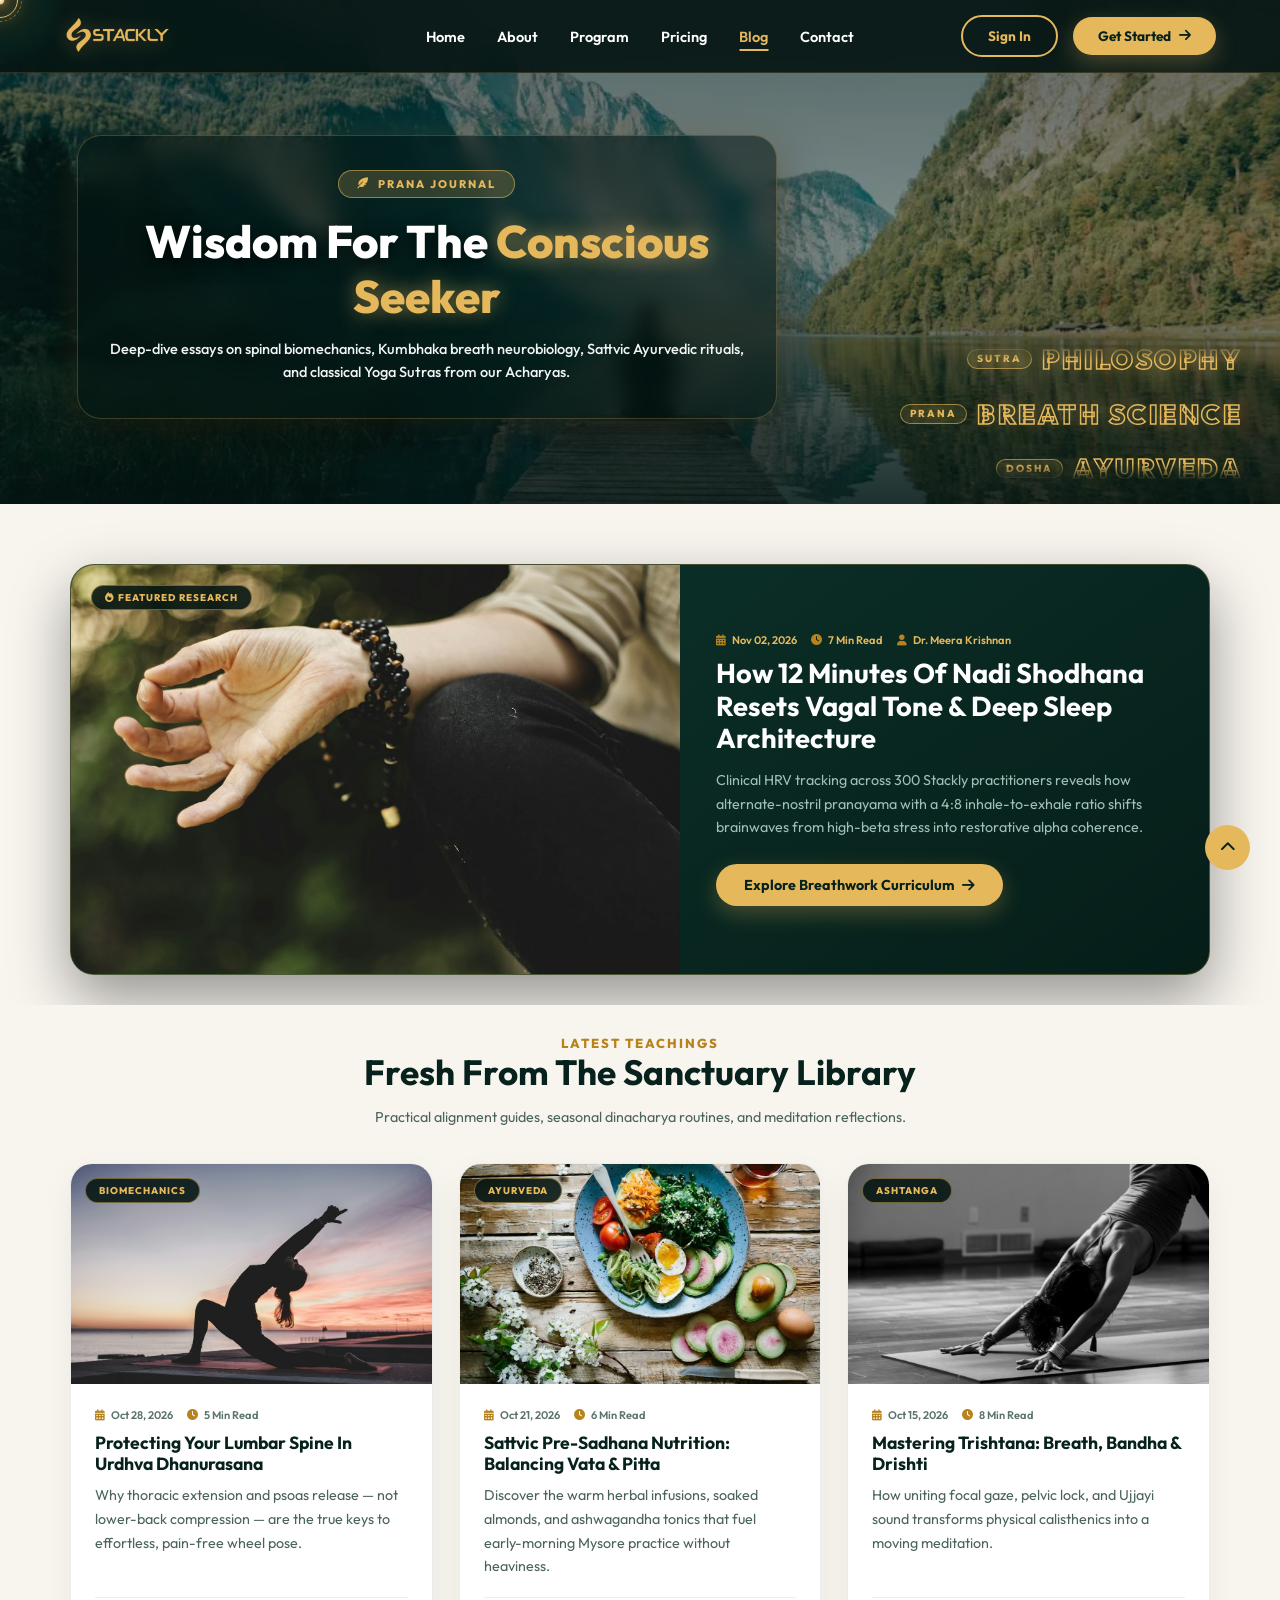
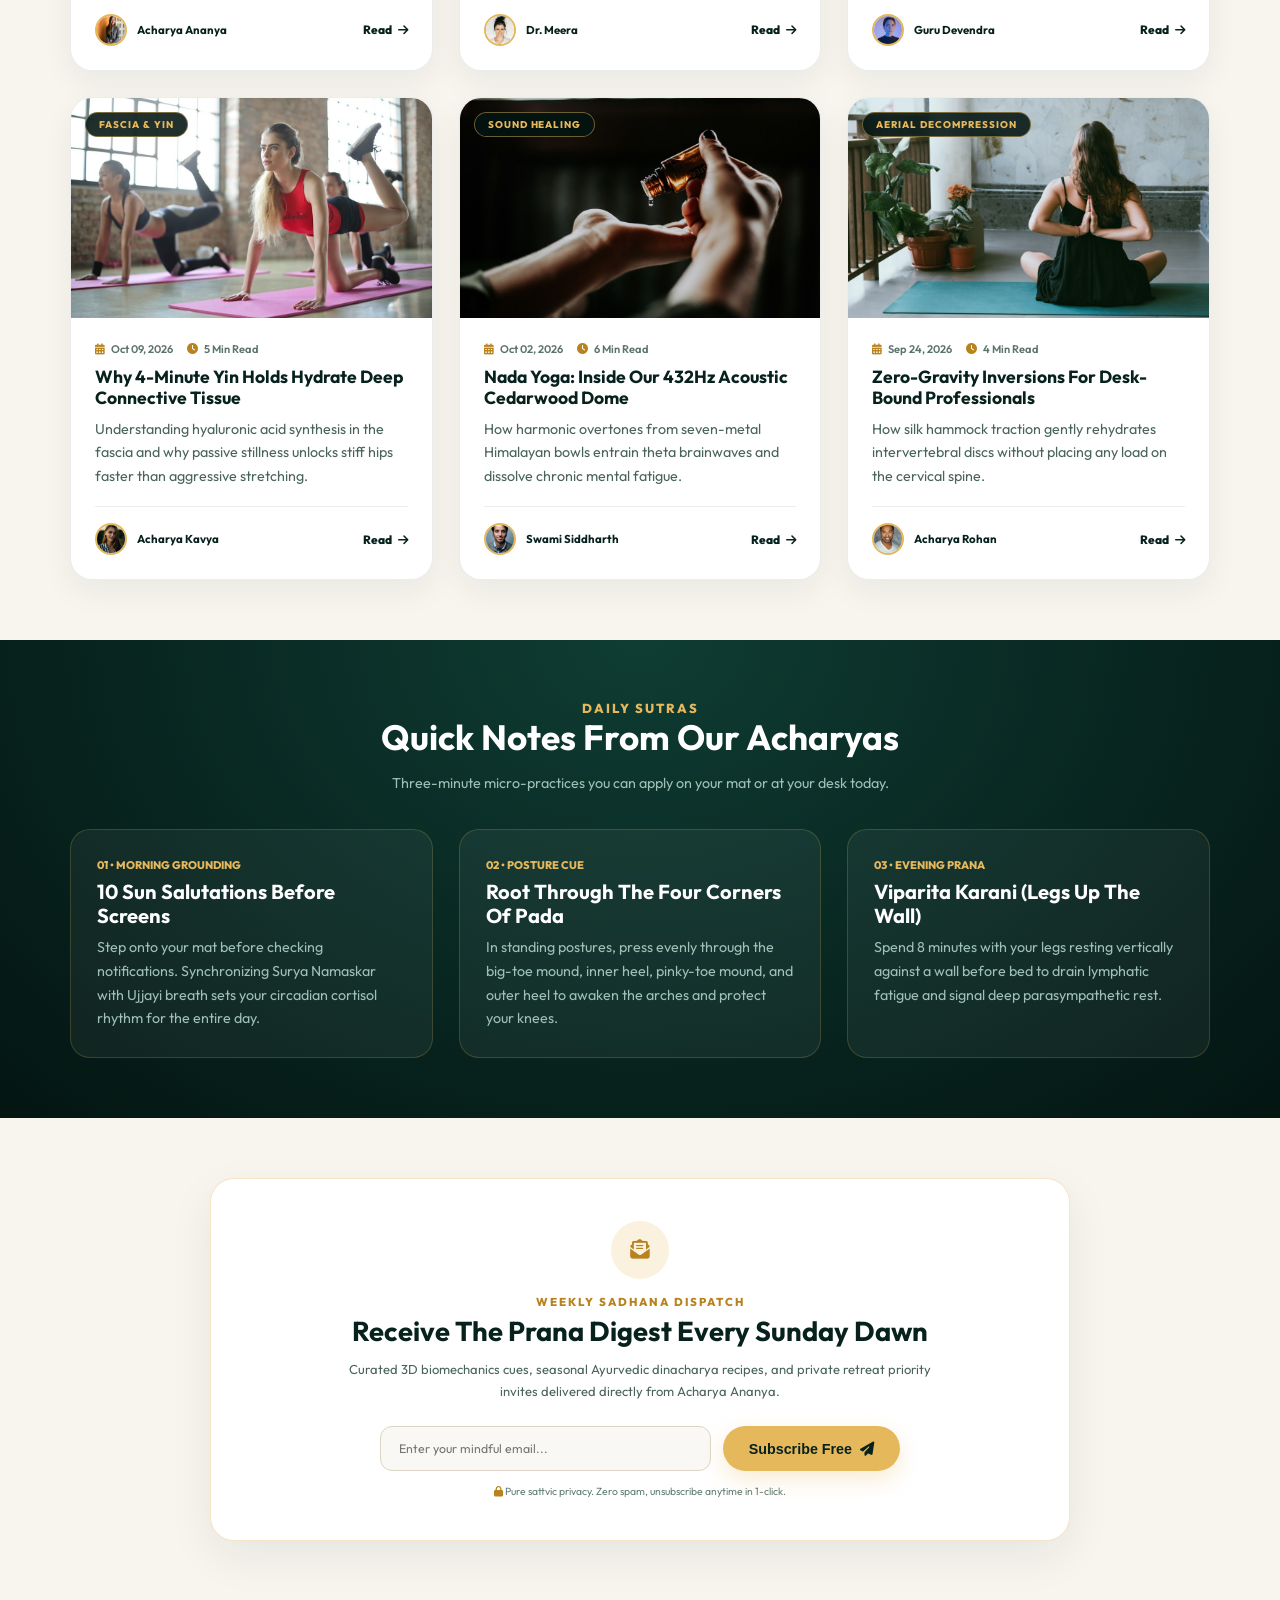
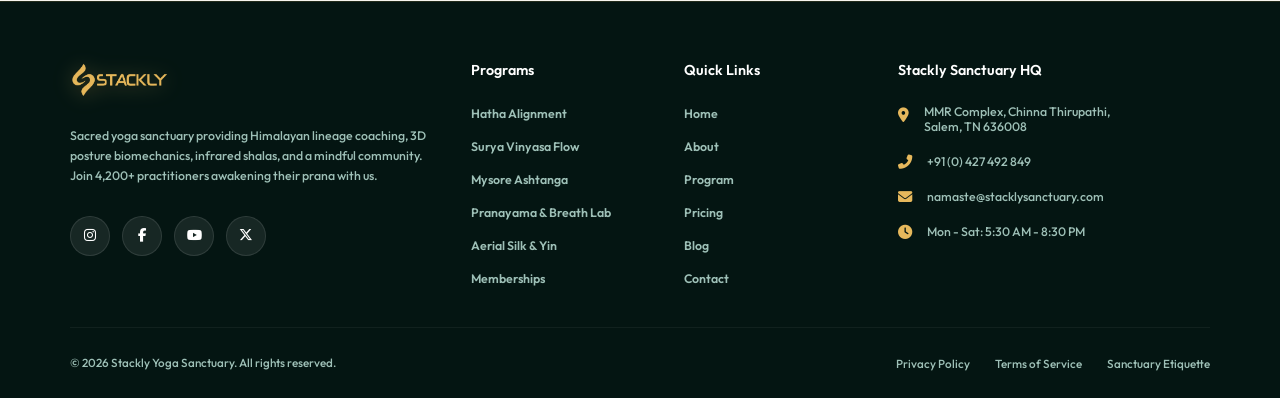
<file: blog.html>
<!DOCTYPE html>
<html lang="en" class="preloader-active">
<head>
    <meta charset="UTF-8">
    <meta name="viewport" content="width=device-width, initial-scale=1.0">
    <title>Prana Journal &amp; Blog - Stackly Yoga Coaching Platform</title>
    <link rel="icon" type="image/webp" href="assets/top-logo.webp">
    <link rel="apple-touch-icon" href="assets/top-logo.webp">
    <link rel="stylesheet" href="https://cdnjs.cloudflare.com/ajax/libs/font-awesome/6.5.1/css/all.min.css">
    <link rel="stylesheet" href="style.css">
</head>
<body>
<div id="sa-preloader" class="sa-preloader" aria-hidden="true">
    <div class="sa-preloader__field"></div>
    <div class="sa-preloader__core">
        <div class="sa-preloader__lane"></div>
        <div class="sa-preloader__lane sa-preloader__lane--mid"></div>
        <div class="sa-preloader__lane sa-preloader__lane--inner"></div>
        <div class="sa-preloader__runner"><span></span></div>
        <div class="sa-preloader__ball"></div>
        <div class="sa-preloader__mark">
            <img src="assets/top-logo.webp" alt="Stackly">
        </div>
    </div>
    <div class="sa-preloader__brand">
        <span>S</span><span>T</span><span>A</span><span>C</span><span>K</span><span>L</span><span>Y</span>
    </div>
    <p class="sa-preloader__tag">Awakening Mind, Body &amp; Prana</p>
    <div class="sa-preloader__bar"><span></span></div>
</div>
<div class="page-wrapper">
    <nav class="navbar">
        <a href="index.html" class="nav-logo"><img src="assets/logo.webp" alt="Stackly Logo"></a>
        <div class="menu-toggle"><i class="fas fa-bars"></i></div>
        <div class="nav-links">
            <div class="mobile-menu-header">
                <img src="assets/logo.webp" alt="Stackly Logo">
                <button class="mobile-close-btn"><i class="fas fa-times"></i></button>
            </div>
            <a href="index.html">Home</a>
            <a href="about.html">About</a>
            <a href="program.html">Program</a>
            <a href="pricing.html">Pricing</a>
            <a href="blog.html" class="active">Blog</a>
            <a href="contact.html">Contact</a>
            <div class="mobile-auth-wrapper" data-auth-nav>
                <a href="signin.html" class="btn btn-outline">Sign In</a>
                <a href="signup.html" class="btn btn-primary">Get Started</a>
            </div>
        </div>
        <div class="nav-auth-buttons" data-auth-nav style="display: flex; gap: 15px; margin-left: auto; align-items: center;">
            <a href="signin.html" class="btn btn-outline" style="padding: 10px 25px; font-size: 1.05rem;">Sign In</a>
            <a href="signup.html" class="btn btn-primary" style="padding: 10px 25px; font-size: 1.05rem;">Get Started <i class="fas fa-arrow-right"></i></a>
        </div>
    </nav>

    <header class="page-hero">
        <img class="page-hero__bg" src="assets/yoga-retreat.webp" alt="Stackly Prana Journal">
        <div class="page-hero__overlay"></div>
        <div class="corner-outline-slideshow corner-outline-slideshow--right" aria-hidden="true">
            <div class="corner-outline-track">
                <div class="corner-outline-item"><span class="stroke-tag">SUTRA</span> PHILOSOPHY</div>
                <div class="corner-outline-item"><span class="stroke-tag">PRANA</span> BREATH SCIENCE</div>
                <div class="corner-outline-item"><span class="stroke-tag">DOSHA</span> AYURVEDA</div>
                <div class="corner-outline-item"><span class="stroke-tag">ASANA</span> BIOMECHANICS</div>
                <div class="corner-outline-item"><span class="stroke-tag">SUTRA</span> PHILOSOPHY</div>
                <div class="corner-outline-item"><span class="stroke-tag">PRANA</span> BREATH SCIENCE</div>
                <div class="corner-outline-item"><span class="stroke-tag">DOSHA</span> AYURVEDA</div>
                <div class="corner-outline-item"><span class="stroke-tag">ASANA</span> BIOMECHANICS</div>
            </div>
        </div>
        <div class="page-hero__inner anim-fade-up">
            <span class="page-hero__eyebrow"><i class="fas fa-feather-pointed"></i> Prana Journal</span>
            <h1>Wisdom For The <span class="highlight">Conscious Seeker</span></h1>
            <p>Deep-dive essays on spinal biomechanics, Kumbhaka breath neurobiology, Sattvic Ayurvedic rituals, and classical Yoga Sutras from our Acharyas.</p>
        </div>
    </header>

    
    <section class="content-section alt" style="padding-bottom: 30px;">
        <div class="container">
            <div class="featured-post anim-zoom-in">
                <div class="featured-post-img">
                    <img src="assets/yoga-pranayama.webp" alt="Neurobiology of Nadi Shodhana">
                    <span class="blog-tag" style="top: 20px; left: 20px;"><i class="fas fa-fire"></i> Featured Research</span>
                </div>
                <div class="featured-post-body">
                    <div class="blog-meta" style="color: var(--accent);">
                        <span><i class="fas fa-calendar-alt"></i> Nov 02, 2026</span>
                        <span><i class="fas fa-clock"></i> 7 Min Read</span>
                        <span><i class="fas fa-user"></i> Dr. Meera Krishnan</span>
                    </div>
                    <h2 style="color: #fff; font-size: 2.1rem; margin-bottom: 14px;">How 12 Minutes Of Nadi Shodhana Resets Vagal Tone &amp; Deep Sleep Architecture</h2>
                    <p style="color: var(--text-muted); margin-bottom: 24px;">Clinical HRV tracking across 300 Stackly practitioners reveals how alternate-nostril pranayama with a 4:8 inhale-to-exhale ratio shifts brainwaves from high-beta stress into restorative alpha coherence.</p>
                    <div>
                        <a href="program.html" class="btn btn-primary">Explore Breathwork Curriculum <i class="fas fa-arrow-right"></i></a>
                    </div>
                </div>
            </div>
        </div>
    </section>

    
    <section class="content-section alt" style="padding-top: 30px;">
        <div class="container">
            <div class="section-header section-header-center anim-fade-up">
                <span class="highlight" style="font-weight: 800; text-transform: uppercase; letter-spacing: 2px;">Latest Teachings</span>
                <h2 style="color: var(--text-dark);">Fresh From The Sanctuary Library</h2>
                <p style="color: #4a635d;">Practical alignment guides, seasonal dinacharya routines, and meditation reflections.</p>
            </div>
            <div class="grid grid-3">
                
                <article class="blog-card anim-fade-up del-100">
                    <div class="blog-card-img">
                        <span class="blog-tag">Biomechanics</span>
                        <img src="assets/yoga-hatha.webp" alt="Pelvic Tilt & Lumbar Safety in Backbends">
                    </div>
                    <div class="blog-card-body">
                        <div class="blog-meta">
                            <span><i class="fas fa-calendar-alt"></i> Oct 28, 2026</span>
                            <span><i class="fas fa-clock"></i> 5 Min Read</span>
                        </div>
                        <h3>Protecting Your Lumbar Spine In Urdhva Dhanurasana</h3>
                        <p style="color:#4a635d;margin-bottom:18px;">Why thoracic extension and psoas release — not lower-back compression — are the true keys to effortless, pain-free wheel pose.</p>
                        <div class="blog-card-footer">
                            <div class="blog-author">
                                <img src="assets/coach-ananya.webp" alt="Acharya Ananya">
                                <span>Acharya Ananya</span>
                            </div>
                            <a href="program.html" class="blog-read-link">Read <i class="fas fa-arrow-right"></i></a>
                        </div>
                    </div>
                </article>

                
                <article class="blog-card anim-fade-up del-200">
                    <div class="blog-card-img">
                        <span class="blog-tag">Ayurveda</span>
                        <img src="assets/yoga-nutrition.webp" alt="Sattvic Morning Elixirs">
                    </div>
                    <div class="blog-card-body">
                        <div class="blog-meta">
                            <span><i class="fas fa-calendar-alt"></i> Oct 21, 2026</span>
                            <span><i class="fas fa-clock"></i> 6 Min Read</span>
                        </div>
                        <h3>Sattvic Pre-Sadhana Nutrition: Balancing Vata &amp; Pitta</h3>
                        <p style="color:#4a635d;margin-bottom:18px;">Discover the warm herbal infusions, soaked almonds, and ashwagandha tonics that fuel early-morning Mysore practice without heaviness.</p>
                        <div class="blog-card-footer">
                            <div class="blog-author">
                                <img src="assets/coach-meera.webp" alt="Dr. Meera Krishnan">
                                <span>Dr. Meera</span>
                            </div>
                            <a href="program.html" class="blog-read-link">Read <i class="fas fa-arrow-right"></i></a>
                        </div>
                    </div>
                </article>

                
                <article class="blog-card anim-fade-up del-300">
                    <div class="blog-card-img">
                        <span class="blog-tag">Ashtanga</span>
                        <img src="assets/yoga-ashtanga.webp" alt="Trishtana Method in Mysore Room">
                    </div>
                    <div class="blog-card-body">
                        <div class="blog-meta">
                            <span><i class="fas fa-calendar-alt"></i> Oct 15, 2026</span>
                            <span><i class="fas fa-clock"></i> 8 Min Read</span>
                        </div>
                        <h3>Mastering Trishtana: Breath, Bandha &amp; Drishti</h3>
                        <p style="color:#4a635d;margin-bottom:18px;">How uniting focal gaze, pelvic lock, and Ujjayi sound transforms physical calisthenics into a moving meditation.</p>
                        <div class="blog-card-footer">
                            <div class="blog-author">
                                <img src="assets/coach-dev.webp" alt="Guru Devendra">
                                <span>Guru Devendra</span>
                            </div>
                            <a href="program.html" class="blog-read-link">Read <i class="fas fa-arrow-right"></i></a>
                        </div>
                    </div>
                </article>

                
                <article class="blog-card anim-fade-up del-100">
                    <div class="blog-card-img">
                        <span class="blog-tag">Fascia &amp; Yin</span>
                        <img src="assets/yoga-yin.webp" alt="Deep Yin Hip Openers">
                    </div>
                    <div class="blog-card-body">
                        <div class="blog-meta">
                            <span><i class="fas fa-calendar-alt"></i> Oct 09, 2026</span>
                            <span><i class="fas fa-clock"></i> 5 Min Read</span>
                        </div>
                        <h3>Why 4-Minute Yin Holds Hydrate Deep Connective Tissue</h3>
                        <p style="color:#4a635d;margin-bottom:18px;">Understanding hyaluronic acid synthesis in the fascia and why passive stillness unlocks stiff hips faster than aggressive stretching.</p>
                        <div class="blog-card-footer">
                            <div class="blog-author">
                                <img src="assets/coach-kavya.webp" alt="Acharya Kavya">
                                <span>Acharya Kavya</span>
                            </div>
                            <a href="program.html" class="blog-read-link">Read <i class="fas fa-arrow-right"></i></a>
                        </div>
                    </div>
                </article>

                
                <article class="blog-card anim-fade-up del-200">
                    <div class="blog-card-img">
                        <span class="blog-tag">Sound Healing</span>
                        <img src="assets/yoga-soundbath.webp" alt="432Hz Tibetan Singing Bowls">
                    </div>
                    <div class="blog-card-body">
                        <div class="blog-meta">
                            <span><i class="fas fa-calendar-alt"></i> Oct 02, 2026</span>
                            <span><i class="fas fa-clock"></i> 6 Min Read</span>
                        </div>
                        <h3>Nada Yoga: Inside Our 432Hz Acoustic Cedarwood Dome</h3>
                        <p style="color:#4a635d;margin-bottom:18px;">How harmonic overtones from seven-metal Himalayan bowls entrain theta brainwaves and dissolve chronic mental fatigue.</p>
                        <div class="blog-card-footer">
                            <div class="blog-author">
                                <img src="assets/coach-siddharth.webp" alt="Swami Siddharth">
                                <span>Swami Siddharth</span>
                            </div>
                            <a href="program.html" class="blog-read-link">Read <i class="fas fa-arrow-right"></i></a>
                        </div>
                    </div>
                </article>

                
                <article class="blog-card anim-fade-up del-300">
                    <div class="blog-card-img">
                        <span class="blog-tag">Aerial Decompression</span>
                        <img src="assets/yoga-aerial.webp" alt="Zero Gravity Spinal Traction">
                    </div>
                    <div class="blog-card-body">
                        <div class="blog-meta">
                            <span><i class="fas fa-calendar-alt"></i> Sep 24, 2026</span>
                            <span><i class="fas fa-clock"></i> 4 Min Read</span>
                        </div>
                        <h3>Zero-Gravity Inversions For Desk-Bound Professionals</h3>
                        <p style="color:#4a635d;margin-bottom:18px;">How silk hammock traction gently rehydrates intervertebral discs without placing any load on the cervical spine.</p>
                        <div class="blog-card-footer">
                            <div class="blog-author">
                                <img src="assets/coach-rohan.webp" alt="Acharya Rohan">
                                <span>Acharya Rohan</span>
                            </div>
                            <a href="program.html" class="blog-read-link">Read <i class="fas fa-arrow-right"></i></a>
                        </div>
                    </div>
                </article>
            </div>
        </div>
    </section>

    
    <section class="content-section coach-desk">
        <div class="container">
            <div class="section-header section-header-center anim-fade-up">
                <span class="highlight" style="font-weight: 800; text-transform: uppercase; letter-spacing: 2px;">Daily Sutras</span>
                <h2>Quick Notes From Our Acharyas</h2>
                <p>Three-minute micro-practices you can apply on your mat or at your desk today.</p>
            </div>
            <div class="grid grid-3">
                <div class="coach-desk-card anim-fade-up del-100">
                    <span class="highlight" style="font-weight: 800; font-size: 0.85rem;">01 • MORNING GROUNDING</span>
                    <h3 style="color: #fff; margin: 8px 0;">10 Sun Salutations Before Screens</h3>
                    <p style="margin: 0;">Step onto your mat before checking notifications. Synchronizing Surya Namaskar with Ujjayi breath sets your circadian cortisol rhythm for the entire day.</p>
                </div>
                <div class="coach-desk-card anim-fade-up del-200">
                    <span class="highlight" style="font-weight: 800; font-size: 0.85rem;">02 • POSTURE CUE</span>
                    <h3 style="color: #fff; margin: 8px 0;">Root Through The Four Corners Of Pada</h3>
                    <p style="margin: 0;">In standing postures, press evenly through the big-toe mound, inner heel, pinky-toe mound, and outer heel to awaken the arches and protect your knees.</p>
                </div>
                <div class="coach-desk-card anim-fade-up del-300">
                    <span class="highlight" style="font-weight: 800; font-size: 0.85rem;">03 • EVENING PRANA</span>
                    <h3 style="color: #fff; margin: 8px 0;">Viparita Karani (Legs Up The Wall)</h3>
                    <p style="margin: 0;">Spend 8 minutes with your legs resting vertically against a wall before bed to drain lymphatic fatigue and signal deep parasympathetic rest.</p>
                </div>
            </div>
        </div>
    </section>

    
    <section class="content-section alt" style="padding: 60px 20px;">
        <div class="container" style="max-width: 860px;">
            <div style="background: #ffffff; border: 1.5px solid rgba(230,184,92,0.35); border-radius: 24px; padding: 42px 36px; text-align: center; box-shadow: 0 16px 45px rgba(7,34,29,0.07);">
                <div style="width: 58px; height: 58px; border-radius: 50%; background: rgba(230,184,92,0.2); color: #b8831e; display: inline-flex; align-items: center; justify-content: center; font-size: 1.5rem; margin-bottom: 16px;">
                    <i class="fas fa-envelope-open-text"></i>
                </div>
                <span class="highlight" style="font-weight: 800; text-transform: uppercase; letter-spacing: 2px; font-size: 0.88rem; display: block; margin-bottom: 6px; color: #b8831e;">Weekly Sadhana Dispatch</span>
                <h2 style="color: var(--text-dark); margin-bottom: 12px; font-size: 2.1rem;">Receive The Prana Digest Every Sunday Dawn</h2>
                <p style="color: #4a635d; max-width: 600px; margin: 0 auto 24px; font-size: 1rem;">Curated 3D biomechanics cues, seasonal Ayurvedic dinacharya recipes, and private retreat priority invites delivered directly from Acharya Ananya.</p>
                <form id="blogNewsletterForm" onsubmit="event.preventDefault(); window.KickToast ? window.KickToast.show('Namaste! You are now subscribed to The Prana Digest.', 'success', 'Subscribed') : alert('Subscribed!');" style="display: flex; gap: 12px; max-width: 520px; margin: 0 auto; flex-wrap: wrap;">
                    <input type="email" placeholder="Enter your mindful email..." required style="flex: 1; min-width: 240px; padding: 14px 18px; border-radius: 12px; border: 1.5px solid #dcd4c5; background: #faf8f5; color: var(--text-dark); font-family: inherit; font-size: 0.95rem;">
                    <button type="submit" class="btn btn-primary" style="padding: 14px 26px;">Subscribe Free <i class="fas fa-paper-plane"></i></button>
                </form>
                <span style="display: block; margin-top: 14px; font-size: 0.8rem; color: #637d77;"><i class="fas fa-lock highlight" style="color: #b8831e;"></i> Pure sattvic privacy. Zero spam, unsubscribe anytime in 1-click.</span>
            </div>
        </div>
    </section>

    
    <footer>
        <div class="container" style="position: relative; z-index: 2;">
            <div class="grid grid-4 gap-4" style="padding-top: 60px; padding-bottom: 40px;">
                <div class="anim-slide-right del-100" style="display: flex; flex-direction: column;">
                    <a href="index.html" class="nav-logo" style="display: inline-block; margin-bottom: 25px; align-self: flex-start;">
                        <img src="assets/logo.webp" alt="Stackly" style="height: 35px; width: auto; object-fit: contain;">
                    </a>
                    <p style="font-size: 0.95rem; line-height: 1.6; color: var(--text-muted); margin-bottom: 30px; font-weight: 500;">Sacred yoga sanctuary providing Himalayan lineage coaching, 3D posture biomechanics, infrared shalas, and a mindful community. Join 4,200+ practitioners awakening their prana with us.</p>
                    <div class="footer-social">
                        <a href="404.html" aria-label="Instagram"><i class="fa-brands fa-instagram"></i></a>
                        <a href="404.html" aria-label="Facebook"><i class="fa-brands fa-facebook-f"></i></a>
                        <a href="404.html" aria-label="YouTube"><i class="fa-brands fa-youtube"></i></a>
                        <a href="404.html" aria-label="X Twitter"><i class="fa-brands fa-x-twitter"></i></a>
                    </div>
                </div>

                <div class="anim-slide-right del-200">
                    <h4 style="color: #fff; margin-bottom: 25px; font-size: 1.1rem; font-weight: 600;">Programs</h4>
                    <ul style="list-style: none; padding: 0; margin: 0; display: flex; flex-direction: column; gap: 15px;">
                        <li><a href="404.html" style="color: var(--text-muted); font-weight: 600; font-size: 0.95rem; text-decoration: none; transition: color 0.3s;">Hatha Alignment</a></li>
                        <li><a href="404.html" style="color: var(--text-muted); font-weight: 600; font-size: 0.95rem; text-decoration: none; transition: color 0.3s;">Surya Vinyasa Flow</a></li>
                        <li><a href="404.html" style="color: var(--text-muted); font-weight: 600; font-size: 0.95rem; text-decoration: none; transition: color 0.3s;">Mysore Ashtanga</a></li>
                        <li><a href="404.html" style="color: var(--text-muted); font-weight: 600; font-size: 0.95rem; text-decoration: none; transition: color 0.3s;">Pranayama &amp; Breath Lab</a></li>
                        <li><a href="404.html" style="color: var(--text-muted); font-weight: 600; font-size: 0.95rem; text-decoration: none; transition: color 0.3s;">Aerial Silk &amp; Yin</a></li>
                        <li><a href="404.html" style="color: var(--text-muted); font-weight: 600; font-size: 0.95rem; text-decoration: none; transition: color 0.3s;">Memberships</a></li>
                    </ul>
                </div>

                <div class="anim-slide-right del-300">
                    <h4 style="color: #fff; margin-bottom: 25px; font-size: 1.1rem; font-weight: 600;">Quick Links</h4>
                    <ul style="list-style: none; padding: 0; margin: 0; display: flex; flex-direction: column; gap: 15px;">
                        <li><a href="index.html" style="color: var(--text-muted); font-weight: 600; font-size: 0.95rem; text-decoration: none; transition: color 0.3s;">Home</a></li>
                        <li><a href="about.html" style="color: var(--text-muted); font-weight: 600; font-size: 0.95rem; text-decoration: none; transition: color 0.3s;">About</a></li>
                        <li><a href="program.html" style="color: var(--text-muted); font-weight: 600; font-size: 0.95rem; text-decoration: none; transition: color 0.3s;">Program</a></li>
                        <li><a href="pricing.html" style="color: var(--text-muted); font-weight: 600; font-size: 0.95rem; text-decoration: none; transition: color 0.3s;">Pricing</a></li>
                        <li><a href="blog.html" style="color: var(--text-muted); font-weight: 600; font-size: 0.95rem; text-decoration: none; transition: color 0.3s;">Blog</a></li>
                        <li><a href="contact.html" style="color: var(--text-muted); font-weight: 600; font-size: 0.95rem; text-decoration: none; transition: color 0.3s;">Contact</a></li>
                    </ul>
                </div>

                <div class="anim-slide-right del-400">
                    <h4 style="color: #fff; margin-bottom: 25px; font-size: 1.1rem; font-weight: 600;">Stackly Sanctuary HQ</h4>
                    <ul style="list-style: none; padding: 0; margin: 0; display: flex; flex-direction: column; gap: 20px;">
                        <li style="display: flex; gap: 15px; align-items: flex-start; color: var(--text-muted); font-size: 0.95rem; font-weight: 500;">
                            <i class="fas fa-map-marker-alt" style="color: var(--accent); margin-top: 4px; font-size: 1.1rem;"></i>
                            <span>MMR Complex, Chinna Thirupathi,<br>Salem, TN 636008</span>
                        </li>
                        <li style="display: flex; gap: 15px; align-items: center; color: var(--text-muted); font-size: 0.95rem; font-weight: 500;">
                            <i class="fas fa-phone-alt" style="color: var(--accent); font-size: 1.1rem;"></i>
                            <span>+91 (0) 427 492 849</span>
                        </li>
                        <li style="display: flex; gap: 15px; align-items: center; color: var(--text-muted); font-size: 0.95rem; font-weight: 500;">
                            <i class="fas fa-envelope" style="color: var(--accent); font-size: 1.1rem;"></i>
                            <span>namaste@stacklysanctuary.com</span>
                        </li>
                        <li style="display: flex; gap: 15px; align-items: center; color: var(--text-muted); font-size: 0.95rem; font-weight: 500;">
                            <i class="fas fa-clock" style="color: var(--accent); font-size: 1.1rem;"></i>
                            <span>Mon - Sat: 5:30 AM - 8:30 PM</span>
                        </li>
                    </ul>
                </div>
            </div>
            <div style="border-top: 1px solid rgba(255,255,255,0.05); padding: 25px 0; display: flex; justify-content: space-between; align-items: center; flex-wrap: wrap; gap: 20px; position: relative;">
                <p style="color: var(--text-muted); font-size: 0.9rem; margin: 0; font-weight: 500;">&copy; 2026 Stackly Yoga Sanctuary. All rights reserved.</p>
                <div style="display: flex; gap: 25px;">
                    <a href="404.html" style="color: var(--text-muted); text-decoration: none; font-size: 0.9rem; font-weight: 500; transition: color 0.3s;">Privacy Policy</a>
                    <a href="404.html" style="color: var(--text-muted); text-decoration: none; font-size: 0.9rem; font-weight: 500; transition: color 0.3s;">Terms of Service</a>
                    <a href="404.html" style="color: var(--text-muted); text-decoration: none; font-size: 0.9rem; font-weight: 500; transition: color 0.3s;">Sanctuary Etiquette</a>
                </div>
                <a href="#" style="position: fixed; bottom: 30px; right: 30px; z-index: 9999; background-color: var(--accent); color: var(--bg-dark); width: 45px; height: 45px; border-radius: 50%; display: flex; align-items: center; justify-content: center; text-decoration: none; font-size: 1.2rem; transition: transform 0.3s;">
                    <i class="fas fa-chevron-up"></i>
                </a>
            </div>
        </div>
    </footer>
</div>
<script src="script.js"></script>
</body>
</html>
</file>
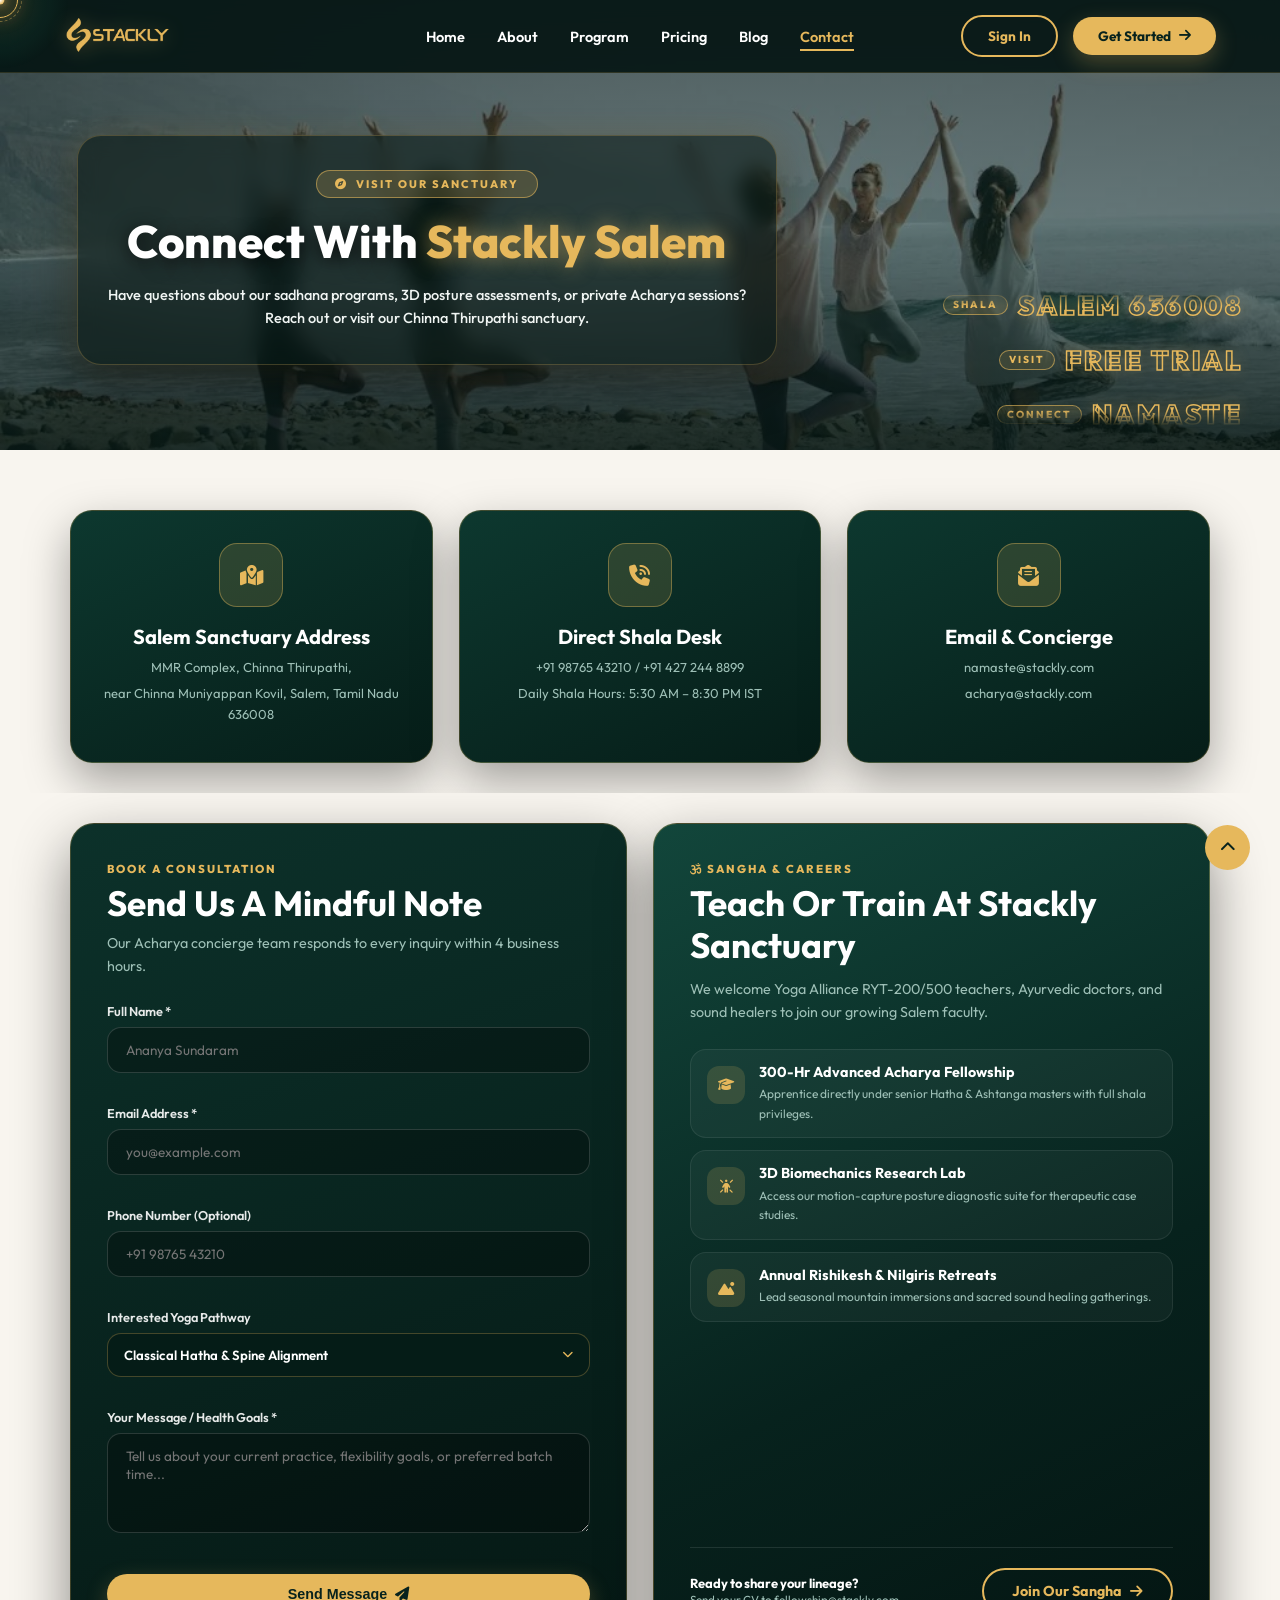
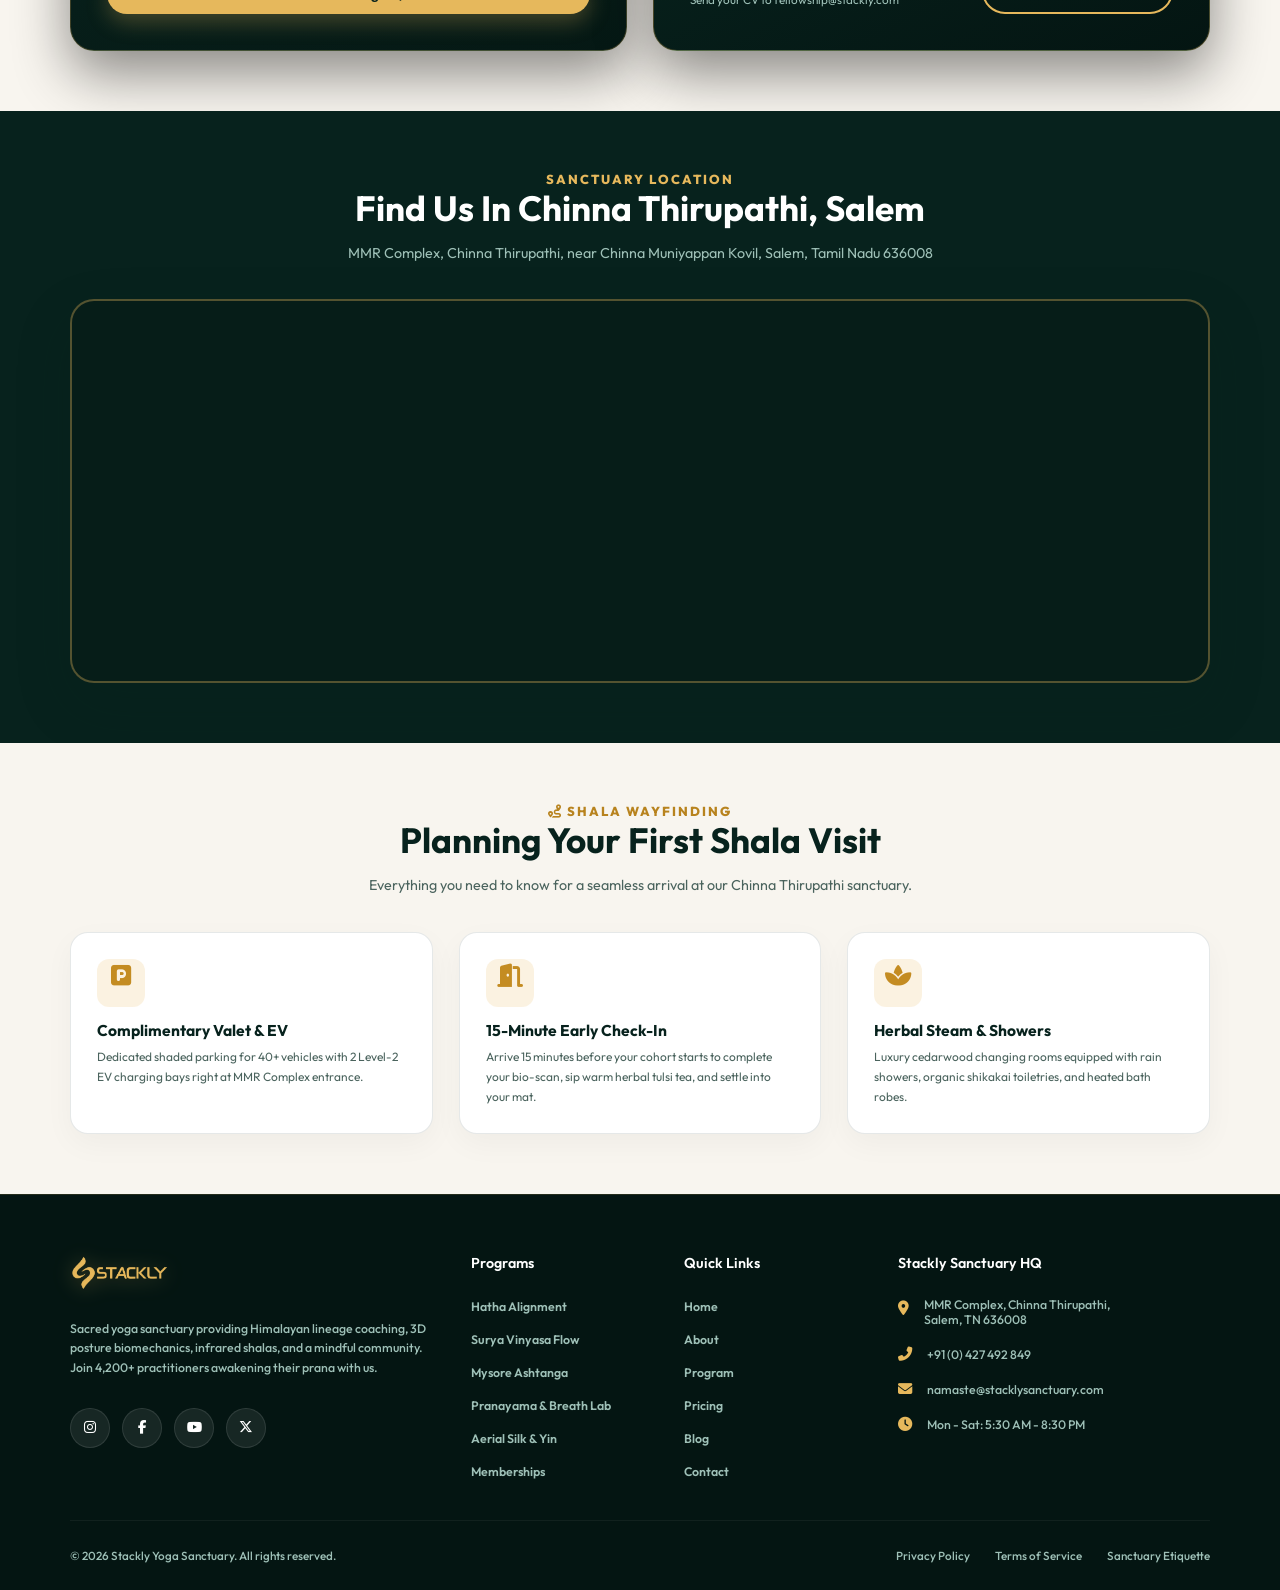
<file: contact.html>
<!DOCTYPE html>
<html lang="en" class="preloader-active">
<head>
    <meta charset="UTF-8">
    <meta name="viewport" content="width=device-width, initial-scale=1.0">
    <title>Contact Us - Stackly Yoga Coaching Platform | Salem Sanctuary</title>
    <link rel="icon" type="image/webp" href="assets/top-logo.webp">
    <link rel="apple-touch-icon" href="assets/top-logo.webp">
    <link rel="stylesheet" href="https://cdnjs.cloudflare.com/ajax/libs/font-awesome/6.5.1/css/all.min.css">
    <link rel="stylesheet" href="style.css">
</head>
<body>
<div id="sa-preloader" class="sa-preloader" aria-hidden="true">
    <div class="sa-preloader__field"></div>
    <div class="sa-preloader__core">
        <div class="sa-preloader__lane"></div>
        <div class="sa-preloader__lane sa-preloader__lane--mid"></div>
        <div class="sa-preloader__lane sa-preloader__lane--inner"></div>
        <div class="sa-preloader__runner"><span></span></div>
        <div class="sa-preloader__ball"></div>
        <div class="sa-preloader__mark">
            <img src="assets/top-logo.webp" alt="Stackly">
        </div>
    </div>
    <div class="sa-preloader__brand">
        <span>S</span><span>T</span><span>A</span><span>C</span><span>K</span><span>L</span><span>Y</span>
    </div>
    <p class="sa-preloader__tag">Awakening Mind, Body &amp; Prana</p>
    <div class="sa-preloader__bar"><span></span></div>
</div>
<div class="page-wrapper">
    <nav class="navbar">
        <a href="index.html" class="nav-logo"><img src="assets/logo.webp" alt="Stackly Logo"></a>
        <div class="menu-toggle"><i class="fas fa-bars"></i></div>
        <div class="nav-links">
            <div class="mobile-menu-header">
                <img src="assets/logo.webp" alt="Stackly Logo">
                <button class="mobile-close-btn"><i class="fas fa-times"></i></button>
            </div>
            <a href="index.html">Home</a>
            <a href="about.html">About</a>
            <a href="program.html">Program</a>
            <a href="pricing.html">Pricing</a>
            <a href="blog.html">Blog</a>
            <a href="contact.html" class="active">Contact</a>
            <div class="mobile-auth-wrapper" data-auth-nav>
                <a href="signin.html" class="btn btn-outline">Sign In</a>
                <a href="signup.html" class="btn btn-primary">Get Started</a>
            </div>
        </div>
        <div class="nav-auth-buttons" data-auth-nav style="display: flex; gap: 15px; margin-left: auto; align-items: center;">
            <a href="signin.html" class="btn btn-outline" style="padding: 10px 25px; font-size: 1.05rem;">Sign In</a>
            <a href="signup.html" class="btn btn-primary" style="padding: 10px 25px; font-size: 1.05rem;">Get Started <i class="fas fa-arrow-right"></i></a>
        </div>
    </nav>

    <header class="page-hero">
        <img class="page-hero__bg" src="assets/yoga-studio-1.webp" alt="Contact Stackly Salem Sanctuary">
        <div class="page-hero__overlay"></div>
        <div class="corner-outline-slideshow corner-outline-slideshow--right" aria-hidden="true">
            <div class="corner-outline-track">
                <div class="corner-outline-item"><span class="stroke-tag">SHALA</span> SALEM 636008</div>
                <div class="corner-outline-item"><span class="stroke-tag">VISIT</span> FREE TRIAL</div>
                <div class="corner-outline-item"><span class="stroke-tag">CONNECT</span> NAMASTE</div>
                <div class="corner-outline-item"><span class="stroke-tag">CARE</span> 1-ON-1 GUIDE</div>
                <div class="corner-outline-item"><span class="stroke-tag">SHALA</span> SALEM 636008</div>
                <div class="corner-outline-item"><span class="stroke-tag">VISIT</span> FREE TRIAL</div>
                <div class="corner-outline-item"><span class="stroke-tag">CONNECT</span> NAMASTE</div>
                <div class="corner-outline-item"><span class="stroke-tag">CARE</span> 1-ON-1 GUIDE</div>
            </div>
        </div>
        <div class="page-hero__inner anim-fade-up">
            <span class="page-hero__eyebrow"><i class="fas fa-compass"></i> Visit Our Sanctuary</span>
            <h1>Connect With <span class="highlight">Stackly Salem</span></h1>
            <p>Have questions about our sadhana programs, 3D posture assessments, or private Acharya sessions? Reach out or visit our Chinna Thirupathi sanctuary.</p>
        </div>
    </header>

    
    <section class="content-section alt" style="padding-bottom: 30px;">
        <div class="container">
            <div class="grid grid-3">
                <div class="contact-tile anim-fade-up del-100">
                    <div class="contact-tile-icon"><i class="fas fa-map-location-dot"></i></div>
                    <h3>Salem Sanctuary Address</h3>
                    <p>MMR Complex, Chinna Thirupathi,</p>
                    <p>near Chinna Muniyappan Kovil, Salem, Tamil Nadu 636008</p>
                </div>
                <div class="contact-tile anim-fade-up del-200">
                    <div class="contact-tile-icon"><i class="fas fa-phone-volume"></i></div>
                    <h3>Direct Shala Desk</h3>
                    <p>+91 98765 43210 / +91 427 244 8899</p>
                    <p>Daily Shala Hours: 5:30 AM – 8:30 PM IST</p>
                </div>
                <div class="contact-tile anim-fade-up del-300">
                    <div class="contact-tile-icon"><i class="fas fa-envelope-open-text"></i></div>
                    <h3>Email &amp; Concierge</h3>
                    <p>namaste@stackly.com</p>
                    <p>acharya@stackly.com</p>
                </div>
            </div>
        </div>
    </section>

    
    <section class="content-section alt" style="padding-top: 30px;">
        <div class="container">
            <div class="grid grid-2" style="align-items: stretch;">
                
                <div class="contact-panel anim-slide-right">
                    <span class="highlight" style="font-weight:800;text-transform:uppercase;letter-spacing:2px;font-size:.88rem;">Book A Consultation</span>
                    <h2 style="color:#fff;margin:6px 0 8px;">Send Us A Mindful Note</h2>
                    <p style="color:var(--text-muted);margin-bottom:24px;">Our Acharya concierge team responds to every inquiry within 4 business hours.</p>
                    <form id="contactForm" novalidate>
                        <div class="form-group">
                            <label for="cName">Full Name *</label>
                            <input type="text" id="cName" placeholder="Ananya Sundaram" required>
                            <span class="form-error">Please enter your full name.</span>
                        </div>
                        <div class="form-group">
                            <label for="cEmail">Email Address *</label>
                            <input type="email" id="cEmail" placeholder="you@example.com" required>
                            <span class="form-error">Please enter a valid email address.</span>
                        </div>
                        <div class="form-group">
                            <label for="cPhone">Phone Number (Optional)</label>
                            <input type="tel" id="cPhone" placeholder="+91 98765 43210">
                            <span class="form-error">Please enter a valid phone number.</span>
                        </div>
                        <div class="form-group">
                            <label for="cSport">Interested Yoga Pathway</label>
                            <select id="cSport" class="js-sa-select">
                                <option>Classical Hatha &amp; Spine Alignment</option>
                                <option>Surya Vinyasa Flow</option>
                                <option>Mysore Ashtanga Series</option>
                                <option>Pranayama &amp; Vagal Breath Lab</option>
                                <option>Aerial Silk Decompression</option>
                                <option>432Hz Himalayan Sound Bath</option>
                            </select>
                        </div>
                        <div class="form-group">
                            <label for="cMessage">Your Message / Health Goals *</label>
                            <textarea id="cMessage" rows="4" placeholder="Tell us about your current practice, flexibility goals, or preferred batch time..." required></textarea>
                            <span class="form-error">Please enter your message (at least 10 characters).</span>
                        </div>
                        <button type="submit" class="btn btn-primary" style="width:100%;margin-top:6px;">Send Message <i class="fas fa-paper-plane"></i></button>
                    </form>
                </div>

                
                <div class="join-crew anim-slide-left del-200">
                    <div>
                        <span class="highlight" style="font-weight:800;text-transform:uppercase;letter-spacing:2px;font-size:.88rem;"><i class="fas fa-om"></i> Sangha &amp; Careers</span>
                        <h2 style="color:#fff;margin:6px 0 12px;">Teach Or Train At Stackly Sanctuary</h2>
                        <p style="color:var(--text-muted);margin-bottom:24px;">We welcome Yoga Alliance RYT-200/500 teachers, Ayurvedic doctors, and sound healers to join our growing Salem faculty.</p>

                        <div class="crew-benefit">
                            <i class="fas fa-graduation-cap"></i>
                            <div>
                                <h4 style="color:#fff;margin-bottom:3px;font-size:1.1rem;">300-Hr Advanced Acharya Fellowship</h4>
                                <p style="margin:0;font-size:.92rem;">Apprentice directly under senior Hatha &amp; Ashtanga masters with full shala privileges.</p>
                            </div>
                        </div>
                        <div class="crew-benefit">
                            <i class="fas fa-person-rays"></i>
                            <div>
                                <h4 style="color:#fff;margin-bottom:3px;font-size:1.1rem;">3D Biomechanics Research Lab</h4>
                                <p style="margin:0;font-size:.92rem;">Access our motion-capture posture diagnostic suite for therapeutic case studies.</p>
                            </div>
                        </div>
                        <div class="crew-benefit">
                            <i class="fas fa-mountain-sun"></i>
                            <div>
                                <h4 style="color:#fff;margin-bottom:3px;font-size:1.1rem;">Annual Rishikesh &amp; Nilgiris Retreats</h4>
                                <p style="margin:0;font-size:.92rem;">Lead seasonal mountain immersions and sacred sound healing gatherings.</p>
                            </div>
                        </div>
                    </div>

                    <div style="margin-top:24px;padding-top:20px;border-top:1px solid rgba(255,255,255,0.1);display:flex;align-items:center;justify-content:space-between;flex-wrap:wrap;gap:12px;">
                        <div>
                            <strong style="color:#fff;display:block;">Ready to share your lineage?</strong>
                            <span style="color:var(--text-muted);font-size:.9rem;">Send your CV to fellowship@stackly.com</span>
                        </div>
                        <a href="signup.html" class="btn btn-outline">Join Our Sangha <i class="fas fa-arrow-right"></i></a>
                    </div>
                </div>
            </div>
        </div>
    </section>

    
    <section class="content-section dark">
        <div class="container">
            <div class="section-header section-header-center anim-fade-up">
                <span class="highlight" style="font-weight:800;text-transform:uppercase;letter-spacing:2px;">Sanctuary Location</span>
                <h2>Find Us In Chinna Thirupathi, Salem</h2>
                <p>MMR Complex, Chinna Thirupathi, near Chinna Muniyappan Kovil, Salem, Tamil Nadu 636008</p>
            </div>
            <div class="map-panel anim-zoom-in">
                <iframe
                    title="Stackly Yoga Sanctuary Salem Map"
                    src="https://www.google.com/maps?q=MMR+Complex,+Chinna+Thirupathi,+Salem,+Tamil+Nadu+636008&output=embed"
                    width="100%"
                    height="380"
                    style="border:0;display:block;filter:grayscale(15%) contrast(105%);"
                    allowfullscreen=""
                    loading="lazy"
                    referrerpolicy="no-referrer-when-downgrade"></iframe>
            </div>
        </div>
    </section>

    
    <section class="content-section alt">
        <div class="container">
            <div class="section-header section-header-center anim-fade-up">
                <span class="highlight" style="font-weight: 800; text-transform: uppercase; letter-spacing: 2px;"><i class="fas fa-route"></i> Shala Wayfinding</span>
                <h2 style="color: var(--text-dark);">Planning Your First Shala Visit</h2>
                <p style="color: #4a635d;">Everything you need to know for a seamless arrival at our Chinna Thirupathi sanctuary.</p>
            </div>
            <div class="grid grid-3">
                <div class="feature-tile anim-fade-up del-100" style="background: #ffffff; border-color: rgba(7,34,29,0.1); box-shadow: 0 10px 30px rgba(0,0,0,0.04);">
                    <div style="width: 48px; height: 48px; border-radius: 12px; background: rgba(230,184,92,0.18); color: #b8831e; display: flex; align-items: center; justify-content: center; font-size: 1.3rem; margin-bottom: 14px;">
                        <i class="fas fa-square-parking"></i>
                    </div>
                    <h3 style="color: var(--text-dark); font-size: 1.2rem; margin-bottom: 8px;">Complimentary Valet &amp; EV</h3>
                    <p style="color: #4a635d; font-size: 0.92rem; margin: 0;">Dedicated shaded parking for 40+ vehicles with 2 Level-2 EV charging bays right at MMR Complex entrance.</p>
                </div>
                <div class="feature-tile anim-fade-up del-200" style="background: #ffffff; border-color: rgba(7,34,29,0.1); box-shadow: 0 10px 30px rgba(0,0,0,0.04);">
                    <div style="width: 48px; height: 48px; border-radius: 12px; background: rgba(230,184,92,0.18); color: #b8831e; display: flex; align-items: center; justify-content: center; font-size: 1.3rem; margin-bottom: 14px;">
                        <i class="fas fa-door-open"></i>
                    </div>
                    <h3 style="color: var(--text-dark); font-size: 1.2rem; margin-bottom: 8px;">15-Minute Early Check-In</h3>
                    <p style="color: #4a635d; font-size: 0.92rem; margin: 0;">Arrive 15 minutes before your cohort starts to complete your bio-scan, sip warm herbal tulsi tea, and settle into your mat.</p>
                </div>
                <div class="feature-tile anim-fade-up del-300" style="background: #ffffff; border-color: rgba(7,34,29,0.1); box-shadow: 0 10px 30px rgba(0,0,0,0.04);">
                    <div style="width: 48px; height: 48px; border-radius: 12px; background: rgba(230,184,92,0.18); color: #b8831e; display: flex; align-items: center; justify-content: center; font-size: 1.3rem; margin-bottom: 14px;">
                        <i class="fas fa-spa"></i>
                    </div>
                    <h3 style="color: var(--text-dark); font-size: 1.2rem; margin-bottom: 8px;">Herbal Steam &amp; Showers</h3>
                    <p style="color: #4a635d; font-size: 0.92rem; margin: 0;">Luxury cedarwood changing rooms equipped with rain showers, organic shikakai toiletries, and heated bath robes.</p>
                </div>
            </div>
        </div>
    </section>

    
    <footer>
        <div class="container" style="position: relative; z-index: 2;">
            <div class="grid grid-4 gap-4" style="padding-top: 60px; padding-bottom: 40px;">
                <div class="anim-slide-right del-100" style="display: flex; flex-direction: column;">
                    <a href="index.html" class="nav-logo" style="display: inline-block; margin-bottom: 25px; align-self: flex-start;">
                        <img src="assets/logo.webp" alt="Stackly" style="height: 35px; width: auto; object-fit: contain;">
                    </a>
                    <p style="font-size: 0.95rem; line-height: 1.6; color: var(--text-muted); margin-bottom: 30px; font-weight: 500;">Sacred yoga sanctuary providing Himalayan lineage coaching, 3D posture biomechanics, infrared shalas, and a mindful community. Join 4,200+ practitioners awakening their prana with us.</p>
                    <div class="footer-social">
                        <a href="404.html" aria-label="Instagram"><i class="fa-brands fa-instagram"></i></a>
                        <a href="404.html" aria-label="Facebook"><i class="fa-brands fa-facebook-f"></i></a>
                        <a href="404.html" aria-label="YouTube"><i class="fa-brands fa-youtube"></i></a>
                        <a href="404.html" aria-label="X Twitter"><i class="fa-brands fa-x-twitter"></i></a>
                    </div>
                </div>

                <div class="anim-slide-right del-200">
                    <h4 style="color: #fff; margin-bottom: 25px; font-size: 1.1rem; font-weight: 600;">Programs</h4>
                    <ul style="list-style: none; padding: 0; margin: 0; display: flex; flex-direction: column; gap: 15px;">
                        <li><a href="404.html" style="color: var(--text-muted); font-weight: 600; font-size: 0.95rem; text-decoration: none; transition: color 0.3s;">Hatha Alignment</a></li>
                        <li><a href="404.html" style="color: var(--text-muted); font-weight: 600; font-size: 0.95rem; text-decoration: none; transition: color 0.3s;">Surya Vinyasa Flow</a></li>
                        <li><a href="404.html" style="color: var(--text-muted); font-weight: 600; font-size: 0.95rem; text-decoration: none; transition: color 0.3s;">Mysore Ashtanga</a></li>
                        <li><a href="404.html" style="color: var(--text-muted); font-weight: 600; font-size: 0.95rem; text-decoration: none; transition: color 0.3s;">Pranayama &amp; Breath Lab</a></li>
                        <li><a href="404.html" style="color: var(--text-muted); font-weight: 600; font-size: 0.95rem; text-decoration: none; transition: color 0.3s;">Aerial Silk &amp; Yin</a></li>
                        <li><a href="404.html" style="color: var(--text-muted); font-weight: 600; font-size: 0.95rem; text-decoration: none; transition: color 0.3s;">Memberships</a></li>
                    </ul>
                </div>

                <div class="anim-slide-right del-300">
                    <h4 style="color: #fff; margin-bottom: 25px; font-size: 1.1rem; font-weight: 600;">Quick Links</h4>
                    <ul style="list-style: none; padding: 0; margin: 0; display: flex; flex-direction: column; gap: 15px;">
                        <li><a href="index.html" style="color: var(--text-muted); font-weight: 600; font-size: 0.95rem; text-decoration: none; transition: color 0.3s;">Home</a></li>
                        <li><a href="about.html" style="color: var(--text-muted); font-weight: 600; font-size: 0.95rem; text-decoration: none; transition: color 0.3s;">About</a></li>
                        <li><a href="program.html" style="color: var(--text-muted); font-weight: 600; font-size: 0.95rem; text-decoration: none; transition: color 0.3s;">Program</a></li>
                        <li><a href="pricing.html" style="color: var(--text-muted); font-weight: 600; font-size: 0.95rem; text-decoration: none; transition: color 0.3s;">Pricing</a></li>
                        <li><a href="blog.html" style="color: var(--text-muted); font-weight: 600; font-size: 0.95rem; text-decoration: none; transition: color 0.3s;">Blog</a></li>
                        <li><a href="contact.html" style="color: var(--text-muted); font-weight: 600; font-size: 0.95rem; text-decoration: none; transition: color 0.3s;">Contact</a></li>
                    </ul>
                </div>

                <div class="anim-slide-right del-400">
                    <h4 style="color: #fff; margin-bottom: 25px; font-size: 1.1rem; font-weight: 600;">Stackly Sanctuary HQ</h4>
                    <ul style="list-style: none; padding: 0; margin: 0; display: flex; flex-direction: column; gap: 20px;">
                        <li style="display: flex; gap: 15px; align-items: flex-start; color: var(--text-muted); font-size: 0.95rem; font-weight: 500;">
                            <i class="fas fa-map-marker-alt" style="color: var(--accent); margin-top: 4px; font-size: 1.1rem;"></i>
                            <span>MMR Complex, Chinna Thirupathi,<br>Salem, TN 636008</span>
                        </li>
                        <li style="display: flex; gap: 15px; align-items: center; color: var(--text-muted); font-size: 0.95rem; font-weight: 500;">
                            <i class="fas fa-phone-alt" style="color: var(--accent); font-size: 1.1rem;"></i>
                            <span>+91 (0) 427 492 849</span>
                        </li>
                        <li style="display: flex; gap: 15px; align-items: center; color: var(--text-muted); font-size: 0.95rem; font-weight: 500;">
                            <i class="fas fa-envelope" style="color: var(--accent); font-size: 1.1rem;"></i>
                            <span>namaste@stacklysanctuary.com</span>
                        </li>
                        <li style="display: flex; gap: 15px; align-items: center; color: var(--text-muted); font-size: 0.95rem; font-weight: 500;">
                            <i class="fas fa-clock" style="color: var(--accent); font-size: 1.1rem;"></i>
                            <span>Mon - Sat: 5:30 AM - 8:30 PM</span>
                        </li>
                    </ul>
                </div>
            </div>
            <div style="border-top: 1px solid rgba(255,255,255,0.05); padding: 25px 0; display: flex; justify-content: space-between; align-items: center; flex-wrap: wrap; gap: 20px; position: relative;">
                <p style="color: var(--text-muted); font-size: 0.9rem; margin: 0; font-weight: 500;">&copy; 2026 Stackly Yoga Sanctuary. All rights reserved.</p>
                <div style="display: flex; gap: 25px;">
                    <a href="404.html" style="color: var(--text-muted); text-decoration: none; font-size: 0.9rem; font-weight: 500; transition: color 0.3s;">Privacy Policy</a>
                    <a href="404.html" style="color: var(--text-muted); text-decoration: none; font-size: 0.9rem; font-weight: 500; transition: color 0.3s;">Terms of Service</a>
                    <a href="404.html" style="color: var(--text-muted); text-decoration: none; font-size: 0.9rem; font-weight: 500; transition: color 0.3s;">Sanctuary Etiquette</a>
                </div>
                <a href="#" style="position: fixed; bottom: 30px; right: 30px; z-index: 9999; background-color: var(--accent); color: var(--bg-dark); width: 45px; height: 45px; border-radius: 50%; display: flex; align-items: center; justify-content: center; text-decoration: none; font-size: 1.2rem; transition: transform 0.3s;">
                    <i class="fas fa-chevron-up"></i>
                </a>
            </div>
        </div>
    </footer>
</div>
<script src="script.js"></script>
<script>
(function () {
    var form = document.getElementById('contactForm');
    if (!form) return;
    form.addEventListener('submit', function (e) {
        e.preventDefault();
        window.location.href = '404.html';
    });
})();
</script>
</body>
</html>
</file>
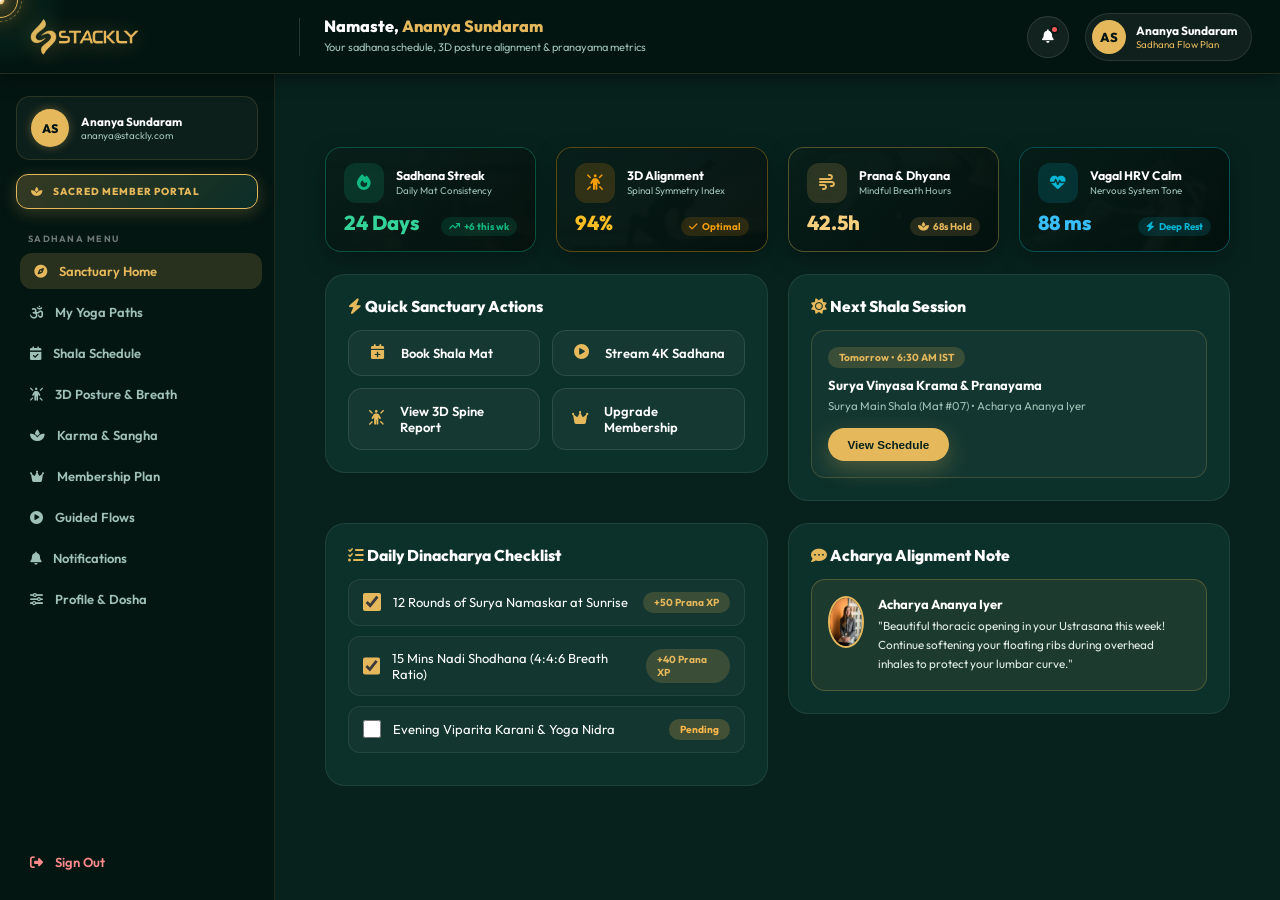
<file: member-dashboard.html>
<!DOCTYPE html>
<html lang="en" class="preloader-active">
<head>
    <meta charset="UTF-8">
    <meta name="viewport" content="width=device-width, initial-scale=1.0">
    <title>Member Dashboard - Stackly Yoga Coaching Platform</title>
    <link rel="icon" type="image/webp" href="assets/top-logo.webp">
    <link rel="apple-touch-icon" href="assets/top-logo.webp">
    <link rel="stylesheet" href="https://cdnjs.cloudflare.com/ajax/libs/font-awesome/6.5.1/css/all.min.css">
    <link rel="stylesheet" href="style.css">
</head>
<body>
<div id="sa-preloader" class="sa-preloader" aria-hidden="true">
    <div class="sa-preloader__field"></div>
    <div class="sa-preloader__core">
        <div class="sa-preloader__lane"></div>
        <div class="sa-preloader__lane sa-preloader__lane--mid"></div>
        <div class="sa-preloader__lane sa-preloader__lane--inner"></div>
        <div class="sa-preloader__runner"><span></span></div>
        <div class="sa-preloader__ball"></div>
        <div class="sa-preloader__mark">
            <img src="assets/top-logo.webp" alt="Stackly">
        </div>
    </div>
    <div class="sa-preloader__brand">
        <span>S</span><span>T</span><span>A</span><span>C</span><span>K</span><span>L</span><span>Y</span>
    </div>
    <p class="sa-preloader__tag">Awakening Mind, Body &amp; Prana</p>
    <div class="sa-preloader__bar"><span></span></div>
</div>

<div class="page-wrapper">
<div class="dash-sidebar-overlay" id="dashOverlay"></div>

<header class="dash-top">
    <div class="dash-top-left">
        <div class="dash-top-logo-zone">
            <button class="dash-menu-toggle" id="dashMenuToggle" aria-label="Open menu"><i class="fas fa-bars"></i></button>
            <a href="index.html" class="dash-top-logo">
                <img src="assets/logo.webp" alt="Stackly Logo">
            </a>
        </div>
        <div class="dash-top-divider"></div>
        <div class="dash-top-welcome">
            <h2>Namaste, <span class="highlight js-user-name">Practitioner</span></h2>
            <p>Your sadhana schedule, 3D posture alignment &amp; pranayama metrics</p>
        </div>
    </div>
    <div class="dash-top-right">
        <button class="dash-bell" data-target="notifications" title="Notifications">
            <i class="fas fa-bell"></i><span class="dot"></span>
        </button>
        <div class="dash-user">
            <div class="dash-avatar js-user-initials">P</div>
            <div>
                <div style="font-weight: 700; font-size: .92rem;" class="js-user-name">Practitioner</div>
                <div style="font-size: .75rem; color: var(--accent);" class="js-user-plan">Sadhana Flow Plan</div>
            </div>
        </div>
    </div>
</header>

<div class="dash-layout">
    <aside class="dash-sidebar" id="dashSidebar">
        <div class="sidebar-user-card" style="margin-top: 0; margin-bottom: 14px;">
            <div class="sidebar-user-avatar js-user-initials">P</div>
            <div class="sidebar-user-details">
                <div class="sidebar-user-name js-user-name">Practitioner</div>
                <div class="sidebar-user-email js-user-email">seeker@stackly.com</div>
            </div>
            <button class="close-sidebar-btn" id="closeSidebarBtn" aria-label="Close sidebar"><i class="fas fa-times"></i></button>
        </div>
        <div class="sidebar-role-card"><i class="fas fa-spa"></i> SACRED MEMBER PORTAL</div>
        <div class="dash-sidebar-nav-container">
            <div class="dash-nav-label">Sadhana Menu</div>
            <button class="dash-nav-btn active" data-target="dashboardHome"><i class="fas fa-compass"></i> Sanctuary Home</button>
            <button class="dash-nav-btn" data-target="programs"><i class="fas fa-om"></i> My Yoga Paths</button>
            <button class="dash-nav-btn" data-target="sessions"><i class="fas fa-calendar-check"></i> Shala Schedule</button>
            <button class="dash-nav-btn" data-target="progress"><i class="fas fa-person-rays"></i> 3D Posture &amp; Breath</button>
            <button class="dash-nav-btn" data-target="rewards"><i class="fas fa-spa"></i> Karma &amp; Sangha</button>
            <button class="dash-nav-btn" data-target="membership"><i class="fas fa-crown"></i> Membership Plan</button>
            <button class="dash-nav-btn" data-target="videos"><i class="fas fa-circle-play"></i> Guided Flows</button>
            <button class="dash-nav-btn" data-target="notifications"><i class="fas fa-bell"></i> Notifications</button>
            <button class="dash-nav-btn" data-target="settings"><i class="fas fa-sliders"></i> Profile &amp; Dosha</button>
        </div>
        <button class="dash-nav-btn" data-logout style="color: #ff8a8a;"><i class="fas fa-right-from-bracket"></i> Sign Out</button>
    </aside>

    <main class="dash-main">
        
        <section class="dash-panel active" id="section-dashboardHome">
            <div class="dash-grid dash-grid-4">
                <div class="athlete-compact-card theme-football">
                    <div class="athlete-compact-bg"><img src="assets/yoga-vinyasa.webp" alt="Sadhana Streak"></div>
                    <div class="athlete-compact-overlay"></div>
                    <div class="athlete-compact-body">
                        <div class="athlete-card-header">
                            <div class="athlete-ico-wrap"><i class="fas fa-fire"></i></div>
                            <div class="athlete-info">
                                <span class="athlete-title">Sadhana Streak</span>
                                <span class="athlete-sub">Daily Mat Consistency</span>
                            </div>
                        </div>
                        <div class="athlete-card-footer">
                            <h3 class="athlete-num">24 Days</h3>
                            <span class="athlete-trend"><i class="fas fa-arrow-trend-up"></i> +6 this wk</span>
                        </div>
                    </div>
                </div>
                <div class="athlete-compact-card theme-basketball">
                    <div class="athlete-compact-bg"><img src="assets/yoga-hatha.webp" alt="Posture Score"></div>
                    <div class="athlete-compact-overlay"></div>
                    <div class="athlete-compact-body">
                        <div class="athlete-card-header">
                            <div class="athlete-ico-wrap"><i class="fas fa-person-rays"></i></div>
                            <div class="athlete-info">
                                <span class="athlete-title">3D Alignment</span>
                                <span class="athlete-sub">Spinal Symmetry Index</span>
                            </div>
                        </div>
                        <div class="athlete-card-footer">
                            <h3 class="athlete-num">94%</h3>
                            <span class="athlete-trend"><i class="fas fa-check"></i> Optimal</span>
                        </div>
                    </div>
                </div>
                <div class="athlete-compact-card theme-tennis">
                    <div class="athlete-compact-bg"><img src="assets/yoga-pranayama.webp" alt="Pranayama Minutes"></div>
                    <div class="athlete-compact-overlay"></div>
                    <div class="athlete-compact-body">
                        <div class="athlete-card-header">
                            <div class="athlete-ico-wrap"><i class="fas fa-wind"></i></div>
                            <div class="athlete-info">
                                <span class="athlete-title">Prana &amp; Dhyana</span>
                                <span class="athlete-sub">Mindful Breath Hours</span>
                            </div>
                        </div>
                        <div class="athlete-card-footer">
                            <h3 class="athlete-num">42.5h</h3>
                            <span class="athlete-trend"><i class="fas fa-spa"></i> 68s Hold</span>
                        </div>
                    </div>
                </div>
                <div class="athlete-compact-card theme-swimming">
                    <div class="athlete-compact-bg"><img src="assets/yoga-soundbath.webp" alt="HRV Calm Score"></div>
                    <div class="athlete-compact-overlay"></div>
                    <div class="athlete-compact-body">
                        <div class="athlete-card-header">
                            <div class="athlete-ico-wrap"><i class="fas fa-heart-pulse"></i></div>
                            <div class="athlete-info">
                                <span class="athlete-title">Vagal HRV Calm</span>
                                <span class="athlete-sub">Nervous System Tone</span>
                            </div>
                        </div>
                        <div class="athlete-card-footer">
                            <h3 class="athlete-num">88 ms</h3>
                            <span class="athlete-trend"><i class="fas fa-bolt"></i> Deep Rest</span>
                        </div>
                    </div>
                </div>
            </div>

            <div class="dash-grid dash-grid-2" style="margin-top: 22px;">
                <div class="dash-card">
                    <h3 style="font-size: 1.2rem; color: #fff; margin-bottom: 14px;"><i class="fas fa-bolt highlight"></i> Quick Sanctuary Actions</h3>
                    <div class="dash-grid dash-grid-2" style="gap: 12px;">
                        <button class="qa-btn" data-target="sessions"><i class="fas fa-calendar-plus"></i> Book Shala Mat</button>
                        <button class="qa-btn" data-target="videos"><i class="fas fa-circle-play"></i> Stream 4K Sadhana</button>
                        <button class="qa-btn" data-target="progress"><i class="fas fa-person-rays"></i> View 3D Spine Report</button>
                        <button class="qa-btn" data-target="membership"><i class="fas fa-crown"></i> Upgrade Membership</button>
                    </div>
                </div>
                <div class="dash-card">
                    <h3 style="font-size: 1.2rem; color: #fff; margin-bottom: 14px;"><i class="fas fa-sun highlight"></i> Next Shala Session</h3>
                    <div style="display:flex; justify-content:space-between; align-items:center; flex-wrap:wrap; gap:12px; background:rgba(255,255,255,0.03); padding:16px; border-radius:14px; border:1px solid rgba(230,184,92,0.2);">
                        <div>
                            <span class="pill" style="margin-bottom:6px;">Tomorrow • 6:30 AM IST</span>
                            <h4 style="color:#fff; margin:4px 0;">Surya Vinyasa Krama &amp; Pranayama</h4>
                            <p style="margin:0; font-size:.88rem;">Surya Main Shala (Mat #07) • Acharya Ananya Iyer</p>
                        </div>
                        <button class="btn btn-primary" data-target="sessions" style="padding:10px 20px; font-size:.9rem;">View Schedule</button>
                    </div>
                </div>
            </div>

            <div class="dash-grid dash-grid-2" style="margin-top: 22px;">
                <div class="dash-card">
                    <h3 style="font-size: 1.2rem; color: #fff; margin-bottom: 14px;"><i class="fas fa-list-check highlight"></i> Daily Dinacharya Checklist</h3>
                    <label class="goal-check-item">
                        <span class="goal-check-left"><input type="checkbox" checked> <span>12 Rounds of Surya Namaskar at Sunrise</span></span>
                        <span class="pill">+50 Prana XP</span>
                    </label>
                    <label class="goal-check-item">
                        <span class="goal-check-left"><input type="checkbox" checked> <span>15 Mins Nadi Shodhana (4:4:6 Breath Ratio)</span></span>
                        <span class="pill">+40 Prana XP</span>
                    </label>
                    <label class="goal-check-item">
                        <span class="goal-check-left"><input type="checkbox"> <span>Evening Viparita Karani &amp; Yoga Nidra</span></span>
                        <span class="pill warn">Pending</span>
                    </label>
                </div>
                <div class="dash-card">
                    <h3 style="font-size: 1.2rem; color: #fff; margin-bottom: 14px;"><i class="fas fa-comment-dots highlight"></i> Acharya Alignment Note</h3>
                    <div style="display:flex; gap:14px; align-items:flex-start; background:rgba(230,184,92,0.07); padding:16px; border-radius:14px; border:1px solid rgba(230,184,92,0.25);">
                        <img src="assets/coach-ananya.webp" alt="Acharya Ananya" style="width:52px;height:52px;border-radius:50%;object-fit:cover;border:2px solid var(--accent);">
                        <div>
                            <strong style="color:#fff;">Acharya Ananya Iyer</strong>
                            <p style="margin:4px 0 0; font-size:.9rem; color:#e2ece9;">"Beautiful thoracic opening in your Ustrasana this week! Continue softening your floating ribs during overhead inhales to protect your lumbar curve."</p>
                        </div>
                    </div>
                </div>
            </div>
        </section>

        
        <section class="dash-panel" id="section-programs">
            <div class="dash-grid dash-grid-3">
                <div class="dash-card">
                    <div class="dash-card-img"><img src="assets/yoga-hatha.webp" alt="Hatha Alignment"></div>
                    <span class="pill">Active Cohort</span>
                    <h3 style="font-size:1.25rem;color:#fff;margin-top:10px;">Classical Hatha &amp; Spine Alignment</h3>
                    <p style="margin-bottom:14px;">Acharya Ananya • Mon / Wed / Fri • 6:30 AM</p>
                    <div class="stat-row"><span>Curriculum Completion</span><span>78%</span></div>
                    <div class="bar-track"><span class="bar-fill" data-value="78" style="width:78%;"></span></div>
                </div>
                <div class="dash-card">
                    <div class="dash-card-img"><img src="assets/yoga-pranayama.webp" alt="Pranayama Lab"></div>
                    <span class="pill">Active Cohort</span>
                    <h3 style="font-size:1.25rem;color:#fff;margin-top:10px;">Pranayama &amp; Vagal Breath Lab</h3>
                    <p style="margin-bottom:14px;">Dr. Meera Krishnan • Tue / Thu • 7:00 AM</p>
                    <div class="stat-row"><span>Curriculum Completion</span><span>64%</span></div>
                    <div class="bar-track"><span class="bar-fill" data-value="64" style="width:64%;"></span></div>
                </div>
                <div class="dash-card">
                    <div class="dash-card-img"><img src="assets/yoga-soundbath.webp" alt="432Hz Sound Bath"></div>
                    <span class="pill">Weekend Immersion</span>
                    <h3 style="font-size:1.25rem;color:#fff;margin-top:10px;">Nada Sound &amp; Yoga Nidra</h3>
                    <p style="margin-bottom:14px;">Swami Siddharth • Saturdays • 6:30 PM</p>
                    <div class="stat-row"><span>Curriculum Completion</span><span>90%</span></div>
                    <div class="bar-track"><span class="bar-fill" data-value="90" style="width:90%;"></span></div>
                </div>
            </div>
        </section>

        
        <section class="dash-panel" id="section-sessions">
            <div class="dash-card">
                <h3 style="font-size: 1.2rem; color: #fff; margin-bottom: 14px;">Upcoming Shala &amp; Live Bookings</h3>
                <div style="overflow-x: auto;">
                    <table class="dash-table">
                        <thead>
                            <tr><th>Session</th><th>Acharya</th><th>Date &amp; Time</th><th>Sanctuary Space</th><th>Status</th></tr>
                        </thead>
                        <tbody>
                            <tr><td>Surya Vinyasa Krama</td><td>Acharya Ananya</td><td>Tomorrow, 6:30 AM</td><td>Surya Main Shala (Mat #07)</td><td><span class="pill">Confirmed</span></td></tr>
                            <tr><td>Pranayama &amp; Kumbhaka Lab</td><td>Dr. Meera Krishnan</td><td>Thu, 7:00 AM</td><td>Lotus Breath Room</td><td><span class="pill">Confirmed</span></td></tr>
                            <tr><td>Aerial Silk Decompression</td><td>Acharya Rohan</td><td>Fri, 5:45 PM</td><td>Aerial Silk Dome</td><td><span class="pill">Confirmed</span></td></tr>
                            <tr><td>432Hz Himalayan Sound Bath</td><td>Swami Siddharth</td><td>Sat, 6:30 PM</td><td>Nada Cedarwood Chamber</td><td><span class="pill warn">Waitlist #1</span></td></tr>
                        </tbody>
                    </table>
                </div>
            </div>
        </section>

        
        <section class="dash-panel" id="section-progress">
            <div class="dash-grid dash-grid-2">
                <div class="dash-card">
                    <h3 style="font-size: 1.2rem; color: #fff; margin-bottom: 16px;">3D Biomechanical Posture Diagnostics</h3>
                    <div class="stat-row"><span>Thoracic &amp; Shoulder Extension</span><span>92%</span></div>
                    <div class="bar-track"><span class="bar-fill" data-value="92"></span></div>
                    <div class="stat-row"><span>Pelvic &amp; Lumbar Neutrality</span><span>88%</span></div>
                    <div class="bar-track"><span class="bar-fill" data-value="88"></span></div>
                    <div class="stat-row"><span>Hamstring &amp; Hip Capsule Mobility</span><span>84%</span></div>
                    <div class="bar-track"><span class="bar-fill" data-value="84"></span></div>
                    <div class="stat-row"><span>Kumbhaka Breath Retention Capacity</span><span>91%</span></div>
                    <div class="bar-track"><span class="bar-fill" data-value="91"></span></div>
                </div>
                <div class="dash-card">
                    <h3 style="font-size: 1.2rem; color: #fff; margin-bottom: 16px;">Ayurvedic Dosha Balance</h3>
                    <p style="margin-bottom:16px;">Current seasonal profile assessed by Dr. Meera Krishnan:</p>
                    <div class="stat-row"><span>Sattva (Mental Clarity &amp; Stillness)</span><span>90%</span></div>
                    <div class="bar-track"><span class="bar-fill bar-fill-emerald" data-value="90"></span></div>
                    <div class="stat-row"><span>Vata Grounding (Nervous System Calm)</span><span>85%</span></div>
                    <div class="bar-track"><span class="bar-fill bar-fill-cyan" data-value="85"></span></div>
                    <div class="stat-row"><span>Agni (Digestive &amp; Metabolic Vitality)</span><span>89%</span></div>
                    <div class="bar-track"><span class="bar-fill bar-fill-purple" data-value="89"></span></div>
                </div>
            </div>
        </section>

        
        <section class="dash-panel" id="section-rewards">
            <div class="dash-grid dash-grid-2">
                <div class="reward-tier-card">
                    <span class="pill" style="margin-bottom:10px;"><i class="fas fa-spa"></i> Golden Lotus Tier</span>
                    <h3 style="color:#fff;font-size:1.6rem;margin-bottom:6px;">2,840 Prana Karma Points</h3>
                    <p style="margin-bottom:16px;">360 points away from unlocking a complimentary 1-on-1 Ayurvedic Shirodhara session.</p>
                    <div class="stat-row"><span>Progress to Diamond Siddha Tier</span><span>88%</span></div>
                    <div class="bar-track"><span class="bar-fill" data-value="88"></span></div>
                </div>
                <div class="dash-card">
                    <h3 style="font-size: 1.15rem; color: #fff; margin-bottom: 14px;">Sangha Consistency Circle</h3>
                    <div class="leaderboard-rank-item"><div style="display:flex;align-items:center;gap:10px;"><span class="rank-badge gold">1</span><strong>Divya Narayanan</strong></div><span class="pill">3,120 XP</span></div>
                    <div class="leaderboard-rank-item me"><div style="display:flex;align-items:center;gap:10px;"><span class="rank-badge silver">2</span><strong class="js-user-name">You</strong></div><span class="pill">2,840 XP</span></div>
                    <div class="leaderboard-rank-item"><div style="display:flex;align-items:center;gap:10px;"><span class="rank-badge bronze">3</span><strong>Arjun Menon</strong></div><span class="pill">2,690 XP</span></div>
                </div>
            </div>
        </section>

        
        <section class="dash-panel" id="section-membership">
            <div class="dash-card" style="margin-bottom: 20px;">
                <div style="display:flex;justify-content:space-between;align-items:center;flex-wrap:wrap;gap:16px;">
                    <div>
                        <span class="pill" style="margin-bottom:8px;">Active Sanctuary ID: #SK-YOGA-908</span>
                        <h3 style="color:#fff;margin:4px 0;" id="currentPlanLabel" class="js-user-plan">Sadhana Flow Plan</h3>
                        <p style="margin:0;color:var(--text-muted);" class="js-user-email">seeker@stackly.com</p>
                    </div>
                    <div style="text-align:center; background:#fff; padding:12px; border-radius:12px; color:#000;">
                        <i class="fas fa-qrcode" style="font-size:3.5rem;"></i>
                        <p style="margin:4px 0 0;font-size:0.72rem;font-weight:700;">SCAN AT SALEM SHALA</p>
                    </div>
                </div>
            </div>
            <div class="dash-grid dash-grid-3">
                <div class="plan-card" id="planCardSeeker">
                    <h4>Prana Seeker</h4>
                    <div class="plan-price">$49 <span>/ mo</span></div>
                    <ul class="plan-features">
                        <li><i class="fas fa-check"></i> 3 Shala Classes / Week</li>
                        <li><i class="fas fa-check"></i> Hatha &amp; Yin Access</li>
                        <li><i class="fas fa-check"></i> Organic Cork Mat</li>
                    </ul>
                    <button class="btn btn-outline" data-plan="Seeker" data-price="$49/mo">Switch to Seeker</button>
                </div>
                <div class="plan-card current" id="planCardSadhana">
                    <h4>Sadhana Flow</h4>
                    <div class="plan-price">$89 <span>/ mo</span></div>
                    <ul class="plan-features">
                        <li><i class="fas fa-check"></i> Unlimited Shala &amp; 4K Streams</li>
                        <li><i class="fas fa-check"></i> Monthly 3D Posture Scan</li>
                        <li><i class="fas fa-check"></i> Weekly 432Hz Sound Bath</li>
                    </ul>
                    <button class="btn btn-primary" data-plan="Sadhana" data-price="$89/mo">Current Plan</button>
                </div>
                <div class="plan-card" id="planCardMoksha">
                    <h4>Moksha Mastery</h4>
                    <div class="plan-price">$149 <span>/ mo</span></div>
                    <ul class="plan-features">
                        <li><i class="fas fa-check"></i> All Sadhana Flow Perks</li>
                        <li><i class="fas fa-check"></i> 4x Private Acharya Sessions</li>
                        <li><i class="fas fa-check"></i> Custom Ayurveda Protocol</li>
                    </ul>
                    <button class="btn btn-outline" data-plan="Moksha" data-price="$149/mo">Upgrade to Moksha</button>
                </div>
            </div>
        </section>

        
        <section class="dash-panel" id="section-videos">
            <div class="dash-grid dash-grid-3">
                <a href="404.html" class="dash-card vid-card" data-title="Sunrise Surya Vinyasa Flow" style="text-decoration:none;display:block;color:inherit;">
                    <div class="vid-thumb"><img src="assets/yoga-vinyasa.webp" alt="Sunrise Surya Vinyasa"><div class="vid-play"><i class="fas fa-play"></i></div><span class="vid-duration">24:15</span></div>
                    <h3 style="font-size: 1.05rem; color: #fff; margin-bottom: 4px;">Sunrise Surya Vinyasa Flow</h3>
                    <p style="margin: 0; font-size: .85rem;">Acharya Ananya • Vinyasa Krama</p>
                </a>
                <a href="404.html" class="dash-card vid-card" data-title="Nadi Shodhana & Kumbhaka Lab" style="text-decoration:none;display:block;color:inherit;">
                    <div class="vid-thumb"><img src="assets/yoga-pranayama.webp" alt="Pranayama Breathwork"><div class="vid-play"><i class="fas fa-play"></i></div><span class="vid-duration">18:40</span></div>
                    <h3 style="font-size: 1.05rem; color: #fff; margin-bottom: 4px;">Nadi Shodhana &amp; Kumbhaka Lab</h3>
                    <p style="margin: 0; font-size: .85rem;">Dr. Meera Krishnan • Pranayama</p>
                </a>
                <a href="404.html" class="dash-card vid-card" data-title="Lumbar Decompression Hatha" style="text-decoration:none;display:block;color:inherit;">
                    <div class="vid-thumb"><img src="assets/yoga-hatha.webp" alt="Hatha Spine Alignment"><div class="vid-play"><i class="fas fa-play"></i></div><span class="vid-duration">32:10</span></div>
                    <h3 style="font-size: 1.05rem; color: #fff; margin-bottom: 4px;">Lumbar Decompression Hatha</h3>
                    <p style="margin: 0; font-size: .85rem;">Acharya Ananya • 3D Alignment</p>
                </a>
                <a href="404.html" class="dash-card vid-card" data-title="Mysore Primary Series Transitions" style="text-decoration:none;display:block;color:inherit;">
                    <div class="vid-thumb"><img src="assets/yoga-ashtanga.webp" alt="Mysore Ashtanga"><div class="vid-play"><i class="fas fa-play"></i></div><span class="vid-duration">28:05</span></div>
                    <h3 style="font-size: 1.05rem; color: #fff; margin-bottom: 4px;">Mysore Jump-Back Mechanics</h3>
                    <p style="margin: 0; font-size: .85rem;">Guru Devendra • Ashtanga</p>
                </a>
                <a href="404.html" class="dash-card vid-card" data-title="Deep Yin Hip & Fascia Release" style="text-decoration:none;display:block;color:inherit;">
                    <div class="vid-thumb"><img src="assets/yoga-yin.webp" alt="Deep Yin Yoga"><div class="vid-play"><i class="fas fa-play"></i></div><span class="vid-duration">35:00</span></div>
                    <h3 style="font-size: 1.05rem; color: #fff; margin-bottom: 4px;">Deep Yin Hip &amp; Fascia Release</h3>
                    <p style="margin: 0; font-size: .85rem;">Acharya Kavya • Restorative Yin</p>
                </a>
                <a href="404.html" class="dash-card vid-card" data-title="432Hz Tibetan Bowl Yoga Nidra" style="text-decoration:none;display:block;color:inherit;">
                    <div class="vid-thumb"><img src="assets/yoga-soundbath.webp" alt="432Hz Sound Bath"><div class="vid-play"><i class="fas fa-play"></i></div><span class="vid-duration">40:00</span></div>
                    <h3 style="font-size: 1.05rem; color: #fff; margin-bottom: 4px;">432Hz Tibetan Bowl Yoga Nidra</h3>
                    <p style="margin: 0; font-size: .85rem;">Swami Siddharth • Sound Healing</p>
                </a>
            </div>
        </section>

        
        <section class="dash-panel" id="section-notifications">
            <div class="dash-card">
                <div style="display: flex; justify-content: space-between; align-items: center; margin-bottom: 10px;">
                    <h3 style="font-size: 1.15rem; color: #fff; margin: 0;">Sanctuary Notifications</h3>
                    <button class="btn btn-outline" id="markAllRead" style="padding: 8px 18px; font-size: .85rem;">Mark all as read</button>
                </div>
                <div class="notif-item unread"><div class="notif-ico"><i class="fas fa-spa"></i></div><div><strong>Sunrise Shala Reminder</strong><p style="margin: 2px 0 0; font-size: .85rem;">Surya Vinyasa Krama starts tomorrow at 6:30 AM (Mat #07). <span style="color: var(--text-muted);">1 hr ago</span></p></div></div>
                <div class="notif-item unread"><div class="notif-ico"><i class="fas fa-person-rays"></i></div><div><strong>3D Posture Scan Ready</strong><p style="margin: 2px 0 0; font-size: .85rem;">Your monthly spinal symmetry score improved to 94%! <span style="color: var(--text-muted);">4 hrs ago</span></p></div></div>
                <div class="notif-item"><div class="notif-ico"><i class="fas fa-comment"></i></div><div><strong>Note from Acharya Ananya</strong><p style="margin: 2px 0 0; font-size: .85rem;">"Wonderful stability in Ardha Chandrasana today!" <span style="color: var(--text-muted);">Yesterday</span></p></div></div>
                <div class="notif-item"><div class="notif-ico"><i class="fas fa-video"></i></div><div><strong>New 432Hz Sound Bath Added</strong><p style="margin: 2px 0 0; font-size: .85rem;">Swami Siddharth uploaded a new 40-minute Yoga Nidra recording. <span style="color: var(--text-muted);">2 days ago</span></p></div></div>
            </div>
        </section>

        
        <section class="dash-panel" id="section-settings">
            <div class="dash-grid dash-grid-2" style="align-items: stretch;">
                <div class="dash-card" style="display: flex; flex-direction: column;">
                    <div class="dash-card-img" style="height: 180px; margin-bottom: 16px;">
                        <img src="assets/yoga-nutrition.webp" alt="Ayurvedic Dosha & Nutrition" style="width:100%;height:100%;object-fit:cover;">
                    </div>
                    <h3 style="font-size: 1.15rem; color: #fff; margin-bottom: 18px;">Practitioner Profile &amp; Dosha</h3>
                    <form id="settingsForm" style="display: flex; flex-direction: column; flex: 1;">
                        <div class="form-group"><label>Full Name</label><input type="text" id="settingsName" placeholder="Your full name"></div>
                        <div class="form-group"><label>Email Address</label><input type="email" id="settingsEmail" placeholder="you@stackly.com"></div>
                        <div class="form-group"><label>Phone Number</label><input type="tel" id="settingsPhone" placeholder="+91 98765 43210"></div>
                        <div class="form-group"><label>Primary Yoga Path</label>
                            <select id="settingsSport">
                                <option>Classical Hatha Alignment</option>
                                <option>Surya Vinyasa Flow</option>
                                <option>Mysore Ashtanga Series</option>
                                <option>Pranayama &amp; Breathwork</option>
                                <option>Aerial Silk Decompression</option>
                                <option>432Hz Sound Healing</option>
                            </select>
                        </div>
                        <button type="submit" class="btn btn-primary" style="width: 100%; margin-top: auto;">Save Profile Changes</button>
                    </form>
                </div>
                <div class="dash-card" style="display: flex; flex-direction: column;">
                    <div class="dash-card-img" style="height: 180px; margin-bottom: 16px;">
                        <img src="assets/yoga-sanctuary.webp" alt="Sanctuary Mindfulness Environment" style="width:100%;height:100%;object-fit:cover;">
                    </div>
                    <h3 style="font-size: 1.15rem; color: #fff; margin-bottom: 14px;"><i class="fas fa-sliders highlight"></i> Mindfulness Reminders</h3>
                    <div style="display:flex; flex-direction:column; gap:16px;">
                        <div style="display:flex; justify-content:space-between; align-items:center;">
                            <div><strong style="color:#fff;">Brahma Muhurta Sunrise Alert</strong><p style="margin:0;font-size:0.8rem;color:var(--text-muted);">Gentle chime 45 mins before morning shala</p></div>
                            <label class="switch-toggle"><input type="checkbox" checked><span class="switch-slider"></span></label>
                        </div>
                        <div style="display:flex; justify-content:space-between; align-items:center;">
                            <div><strong style="color:#fff;">Midday Pranayama Breath Bell</strong><p style="margin:0;font-size:0.8rem;color:var(--text-muted);">2-minute Nadi Shodhana reminder at 1:00 PM</p></div>
                            <label class="switch-toggle"><input type="checkbox" checked><span class="switch-slider"></span></label>
                        </div>
                        <div style="display:flex; justify-content:space-between; align-items:center;">
                            <div><strong style="color:#fff;">Apple Health &amp; HRV Sync</strong><p style="margin:0;font-size:0.8rem;color:var(--text-muted);">Sync mindfulness minutes &amp; sleep recovery</p></div>
                            <label class="switch-toggle"><input type="checkbox" checked><span class="switch-slider"></span></label>
                        </div>
                    </div>
                    <div style="margin-top: 18px; padding: 14px; background: rgba(230, 184, 92, 0.08); border-radius: 12px; border: 1px solid rgba(230, 184, 92, 0.2);">
                        <div style="display:flex; align-items:center; gap:10px; margin-bottom: 6px;">
                            <i class="fas fa-spa highlight"></i>
                            <strong style="color:#fff; font-size:0.9rem;">Ayurvedic Constitution (Prakriti)</strong>
                        </div>
                        <p style="margin:0; font-size:0.82rem; color:var(--text-muted);">Assigned Dosha Archetype: <span style="color:var(--accent); font-weight:700;">Pitta-Vata Harmonized</span></p>
                    </div>
                </div>
            </div>
        </section>
    </main>
</div>
</div>

<div class="video-player-modal" id="trainingVideoModal">
    <div class="video-modal-content">
        <div class="close-modal" id="closeTrainingVideo"><i class="fas fa-times"></i></div>
        <video id="trainingVideoPlayer" controls></video>
    </div>
</div>

<div class="modal-backdrop" id="planModal">
    <div class="modal-card">
        <div style="font-size: 2.6rem; color: var(--accent); margin-bottom: 14px;"><i class="fas fa-circle-check"></i></div>
        <h3 id="planModalTitle">Confirm Membership Plan</h3>
        <p id="planModalText">Are you sure you want to switch your sanctuary membership plan?</p>
        <div class="modal-actions">
            <button class="btn btn-outline" id="cancelPlanBtn" style="padding: 12px 26px;">Cancel</button>
            <button class="btn btn-primary" id="confirmPlanBtn" style="padding: 12px 26px;">Yes, Confirm</button>
        </div>
    </div>
</div>

<div class="modal-backdrop" id="logoutModal">
    <div class="modal-card">
        <div style="font-size: 2.6rem; color: #ff5a5a; margin-bottom: 14px;"><i class="fas fa-right-from-bracket"></i></div>
        <h3>Leaving the Sanctuary?</h3>
        <p>You're about to sign out of your Stackly Member account.</p>
        <div class="modal-actions">
            <button class="btn btn-outline" id="cancelLogout" style="padding: 12px 26px;">Stay Signed In</button>
            <button class="btn btn-primary" id="confirmLogout" style="padding: 12px 26px;">Yes, Log Out</button>
        </div>
    </div>
</div>

<script src="script.js"></script>
<script>
(function () {
    var user = window.StacklyAuth.getUser();
    if (!user || !user.loggedIn) {
        user = {
            name: 'Ananya Sundaram',
            email: 'ananya@stackly.com',
            phone: '+91 98765 43210',
            sport: 'Surya Vinyasa Flow',
            tier: 'Sadhana Flow',
            plan: 'Sadhana Flow',
            role: 'member',
            loggedIn: true
        };
    }
    var displayName = user.name || user.fullName || 'Practitioner';
    var displayEmail = user.email || 'seeker@stackly.com';
    var displayPlan = (user.tier || user.plan || 'Sadhana Flow') + (String(user.tier || user.plan || '').toLowerCase().indexOf('plan') !== -1 ? '' : ' Plan');
    document.querySelectorAll('.js-user-name').forEach(function (el) { el.textContent = displayName; });
    document.querySelectorAll('.js-user-email').forEach(function (el) { el.textContent = displayEmail; });
    document.querySelectorAll('.js-user-plan').forEach(function (el) { el.textContent = displayPlan; });
    document.querySelectorAll('.js-user-initials').forEach(function (el) {
        el.textContent = displayName.trim().split(/\s+/).map(function (w) { return w[0]; }).slice(0, 2).join('').toUpperCase() || 'P';
    });
    var settingsName = document.getElementById('settingsName');
    var settingsEmail = document.getElementById('settingsEmail');
    var settingsPhone = document.getElementById('settingsPhone');
    if (settingsName) settingsName.value = displayName;
    if (settingsEmail) settingsEmail.value = displayEmail;
    if (settingsPhone) settingsPhone.value = user.phone || '+91 98765 43210';

    var panels = document.querySelectorAll('.dash-panel');
    var sidebar = document.getElementById('dashSidebar');
    var overlay = document.getElementById('dashOverlay');
    function animateBars(scope) {
        if (!scope) return;
        scope.querySelectorAll('.bar-fill').forEach(function (el) {
            var target = el.getAttribute('data-value') || '0';
            el.style.width = '0%';
            setTimeout(function () { el.style.width = target + '%'; }, 80);
        });
    }
    window.showSection = function (id) {
        if (!document.getElementById('section-' + id)) return;
        panels.forEach(function (p) { p.classList.toggle('active', p.id === 'section-' + id); });
        document.querySelectorAll('.dash-nav-btn[data-target]').forEach(function (b) {
            b.classList.toggle('active', b.getAttribute('data-target') === id);
        });
        if (sidebar) sidebar.classList.remove('open');
        if (overlay) overlay.classList.remove('show');
        document.body.classList.remove('dash-sidebar-open');
        document.documentElement.classList.remove('dash-sidebar-open');
        if (typeof window.closeDashSidebar === 'function') window.closeDashSidebar();
        window.scrollTo({ top: 0, behavior: 'smooth' });
        var activePanel = document.getElementById('section-' + id);
        animateBars(activePanel);
        history.replaceState(null, '', '#' + id);
    };
    document.querySelectorAll('.dash-nav-btn[data-target], .dash-bell[data-target], .qa-btn[data-target], [data-target]').forEach(function (b) {
        b.addEventListener('click', function () { window.showSection(b.getAttribute('data-target')); });
    });
    var initial = (location.hash || '#dashboardHome').replace('#', '');
    window.showSection(document.getElementById('section-' + initial) ? initial : 'dashboardHome');

    if (typeof window.initMobileSidebar === 'function') {
        window.initMobileSidebar();
    }

    var vidModal = document.getElementById('trainingVideoModal');
    var vidPlayer = document.getElementById('trainingVideoPlayer');
    document.querySelectorAll('.vid-card[data-video]').forEach(function (card) {
        card.addEventListener('click', function () {
            vidPlayer.src = card.getAttribute('data-video');
            vidModal.classList.add('active');
            vidPlayer.play().catch(function () {});
        });
    });
    function closeVideoModal() {
        vidModal.classList.remove('active');
        vidPlayer.pause();
        vidPlayer.currentTime = 0;
    }
    document.getElementById('closeTrainingVideo').addEventListener('click', closeVideoModal);
    vidModal.addEventListener('click', function (e) { if (e.target === vidModal) closeVideoModal(); });

    var planModal = document.getElementById('planModal');
    var planModalTitle = document.getElementById('planModalTitle');
    var planModalText = document.getElementById('planModalText');
    var confirmPlanBtn = document.getElementById('confirmPlanBtn');
    var selectedPlan = '';
    var selectedPrice = '';
    document.querySelectorAll('[data-plan]').forEach(function (btn) {
        btn.addEventListener('click', function () {
            selectedPlan = btn.getAttribute('data-plan');
            selectedPrice = btn.getAttribute('data-price');
            planModalTitle.textContent = 'Switch to ' + selectedPlan + ' Plan';
            planModalText.textContent = 'Are you sure you want to switch to the ' + selectedPlan + ' membership plan for ' + selectedPrice + '?';
            planModal.classList.add('show');
        });
    });
    document.getElementById('cancelPlanBtn').addEventListener('click', function () { planModal.classList.remove('show'); });
    confirmPlanBtn.addEventListener('click', function () {
        var current = window.StacklyAuth.getUser() || user;
        current.tier = selectedPlan;
        current.plan = selectedPlan;
        window.StacklyAuth.setUser(current);
        document.querySelectorAll('.js-user-plan').forEach(function (el) { el.textContent = selectedPlan + ' Plan'; });
        document.querySelectorAll('.plan-card').forEach(function (c) { c.classList.remove('current'); });
        var newCard = document.getElementById('planCard' + selectedPlan);
        if (newCard) newCard.classList.add('current');
        planModal.classList.remove('show');
        window.KickToast.show('You are now on the ' + selectedPlan + ' Plan (' + selectedPrice + ').', 'success', 'Plan Updated');
    });

    var settingsForm = document.getElementById('settingsForm');
    if (settingsForm) {
        settingsForm.addEventListener('submit', function (e) {
            e.preventDefault();
            var current = window.StacklyAuth.getUser() || user;
            if (settingsName && settingsName.value.trim()) current.name = settingsName.value.trim();
            if (settingsEmail && settingsEmail.value.trim()) current.email = settingsEmail.value.trim();
            window.StacklyAuth.setUser(current);
            document.querySelectorAll('.js-user-name').forEach(function (el) { el.textContent = current.name; });
            document.querySelectorAll('.js-user-email').forEach(function (el) { el.textContent = current.email; });
            window.KickToast.show('Your practitioner profile and dosha preferences have been saved.', 'success', 'Profile Updated');
        });
    }

    var markAllBtn = document.getElementById('markAllRead');
    if (markAllBtn) {
        markAllBtn.addEventListener('click', function () {
            document.querySelectorAll('.notif-item.unread').forEach(function (n) { n.classList.remove('unread'); });
            window.KickToast.show('All notifications marked as read.', 'info', 'Inbox Cleared');
        });
    }
})();
</script>
</body>
</html>
</file>
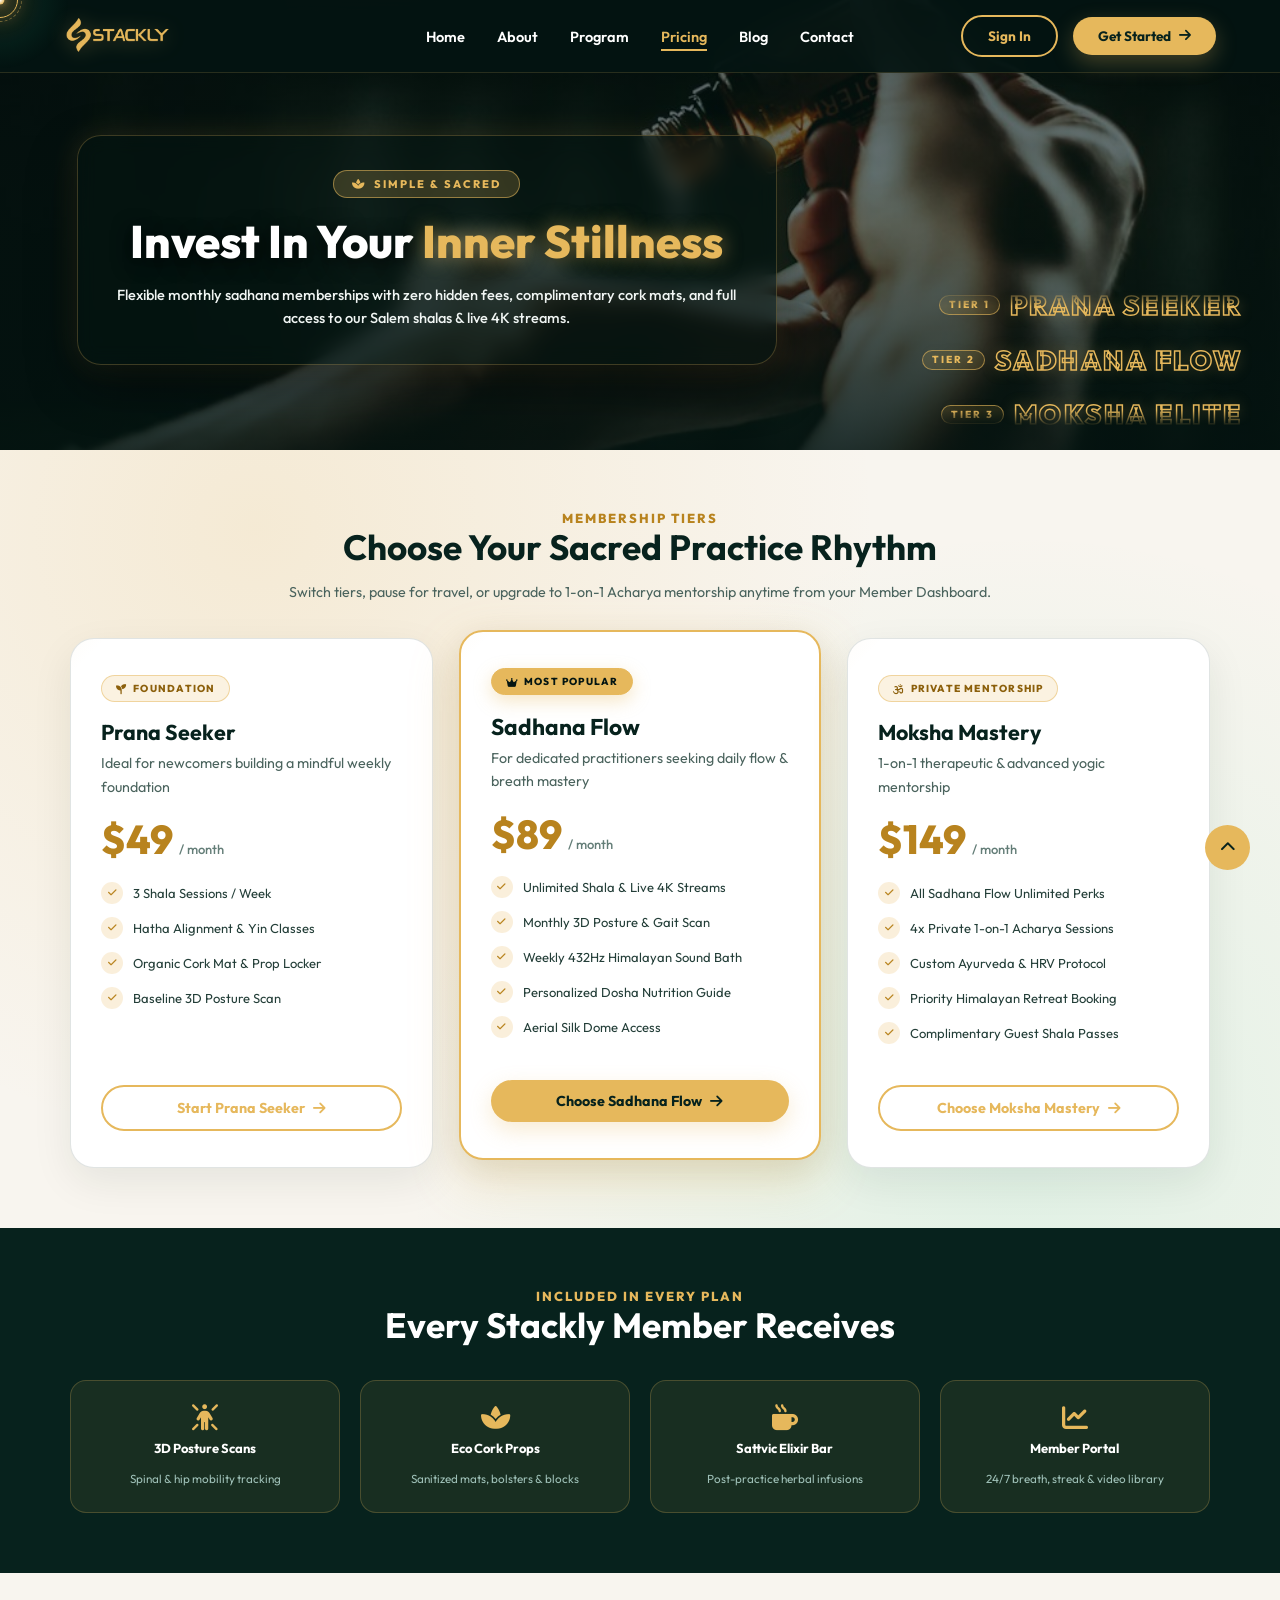
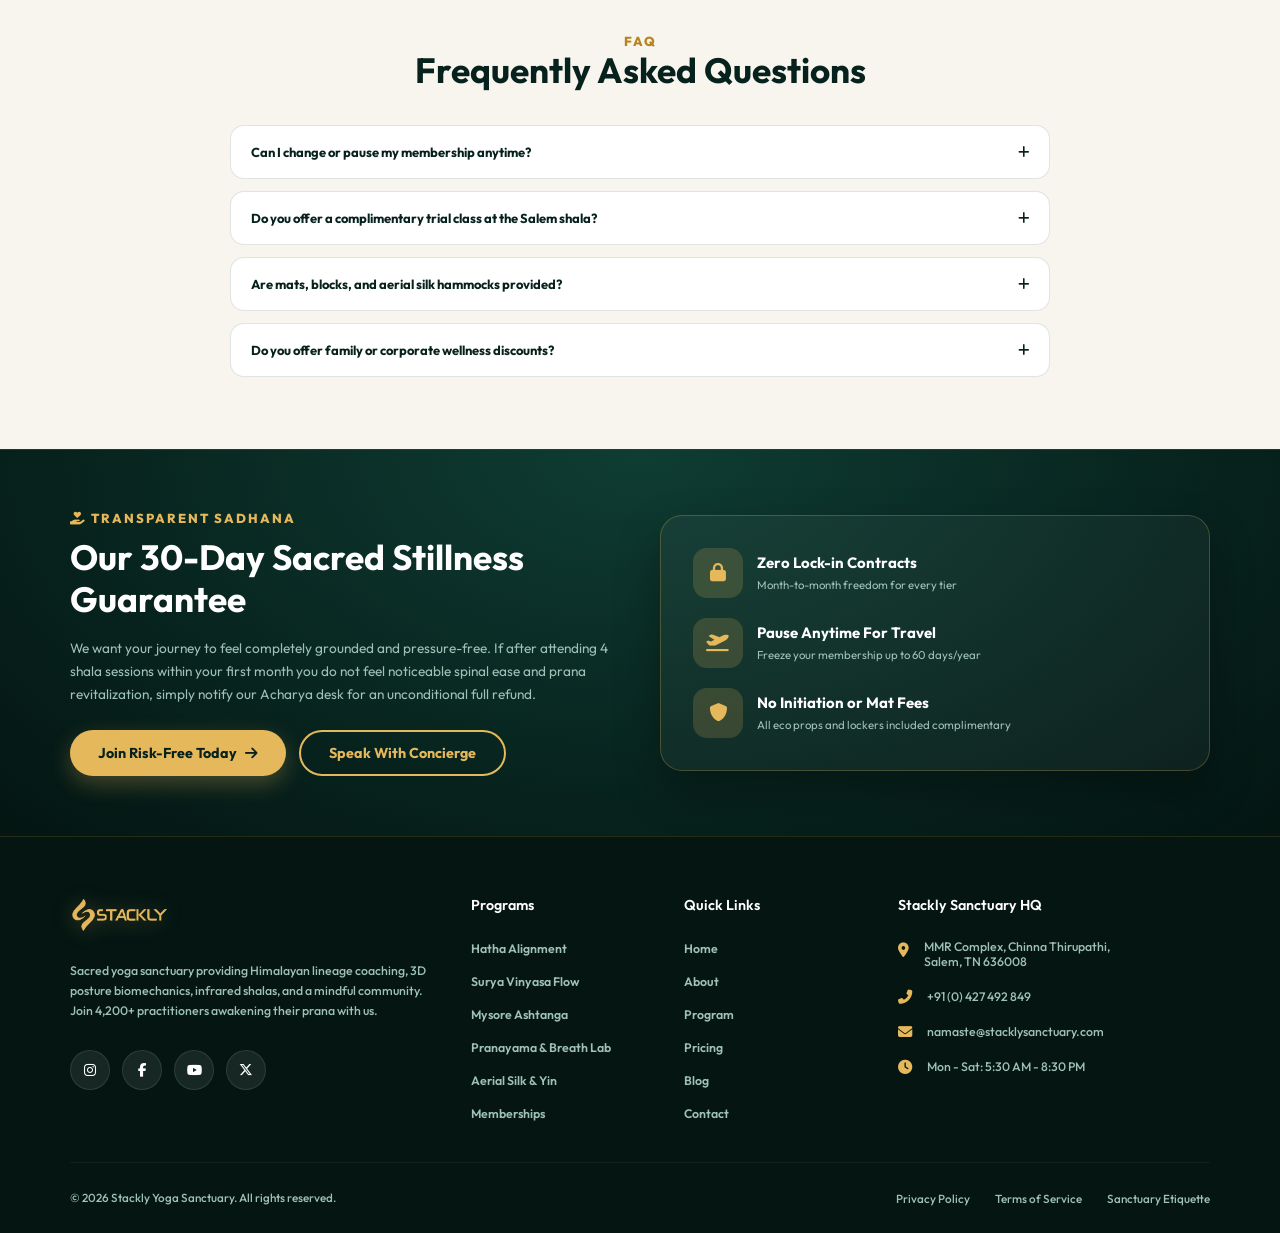
<file: pricing.html>
<!DOCTYPE html>
<html lang="en" class="preloader-active">
<head>
    <meta charset="UTF-8">
    <meta name="viewport" content="width=device-width, initial-scale=1.0">
    <title>Pricing &amp; Memberships - Stackly Yoga Coaching Platform</title>
    <link rel="icon" type="image/webp" href="assets/top-logo.webp">
    <link rel="apple-touch-icon" href="assets/top-logo.webp">
    <link rel="stylesheet" href="https://cdnjs.cloudflare.com/ajax/libs/font-awesome/6.5.1/css/all.min.css">
    <link rel="stylesheet" href="style.css">
</head>
<body>
<div id="sa-preloader" class="sa-preloader" aria-hidden="true">
    <div class="sa-preloader__field"></div>
    <div class="sa-preloader__core">
        <div class="sa-preloader__lane"></div>
        <div class="sa-preloader__lane sa-preloader__lane--mid"></div>
        <div class="sa-preloader__lane sa-preloader__lane--inner"></div>
        <div class="sa-preloader__runner"><span></span></div>
        <div class="sa-preloader__ball"></div>
        <div class="sa-preloader__mark">
            <img src="assets/top-logo.webp" alt="Stackly">
        </div>
    </div>
    <div class="sa-preloader__brand">
        <span>S</span><span>T</span><span>A</span><span>C</span><span>K</span><span>L</span><span>Y</span>
    </div>
    <p class="sa-preloader__tag">Awakening Mind, Body &amp; Prana</p>
    <div class="sa-preloader__bar"><span></span></div>
</div>
<div class="page-wrapper">
    <nav class="navbar">
        <a href="index.html" class="nav-logo"><img src="assets/logo.webp" alt="Stackly Logo"></a>
        <div class="menu-toggle"><i class="fas fa-bars"></i></div>
        <div class="nav-links">
            <div class="mobile-menu-header">
                <img src="assets/logo.webp" alt="Stackly Logo">
                <button class="mobile-close-btn"><i class="fas fa-times"></i></button>
            </div>
            <a href="index.html">Home</a>
            <a href="about.html">About</a>
            <a href="program.html">Program</a>
            <a href="pricing.html" class="active">Pricing</a>
            <a href="blog.html">Blog</a>
            <a href="contact.html">Contact</a>
            <div class="mobile-auth-wrapper" data-auth-nav>
                <a href="signin.html" class="btn btn-outline">Sign In</a>
                <a href="signup.html" class="btn btn-primary">Get Started</a>
            </div>
        </div>
        <div class="nav-auth-buttons" data-auth-nav style="display: flex; gap: 15px; margin-left: auto; align-items: center;">
            <a href="signin.html" class="btn btn-outline" style="padding: 10px 25px; font-size: 1.05rem;">Sign In</a>
            <a href="signup.html" class="btn btn-primary" style="padding: 10px 25px; font-size: 1.05rem;">Get Started <i class="fas fa-arrow-right"></i></a>
        </div>
    </nav>

    <header class="page-hero">
        <img class="page-hero__bg" src="assets/yoga-soundbath.webp" alt="Stackly Yoga Memberships">
        <div class="page-hero__overlay"></div>
        <div class="corner-outline-slideshow corner-outline-slideshow--right" aria-hidden="true">
            <div class="corner-outline-track">
                <div class="corner-outline-item"><span class="stroke-tag">TIER 1</span> PRANA SEEKER</div>
                <div class="corner-outline-item"><span class="stroke-tag">TIER 2</span> SADHANA FLOW</div>
                <div class="corner-outline-item"><span class="stroke-tag">TIER 3</span> MOKSHA ELITE</div>
                <div class="corner-outline-item"><span class="stroke-tag">TTC</span> 200HR IMMERSION</div>
                <div class="corner-outline-item"><span class="stroke-tag">TIER 1</span> PRANA SEEKER</div>
                <div class="corner-outline-item"><span class="stroke-tag">TIER 2</span> SADHANA FLOW</div>
                <div class="corner-outline-item"><span class="stroke-tag">TIER 3</span> MOKSHA ELITE</div>
                <div class="corner-outline-item"><span class="stroke-tag">TTC</span> 200HR IMMERSION</div>
            </div>
        </div>
        <div class="page-hero__inner anim-fade-up">
            <span class="page-hero__eyebrow"><i class="fas fa-spa"></i> Simple &amp; Sacred</span>
            <h1>Invest In Your <span class="highlight">Inner Stillness</span></h1>
            <p>Flexible monthly sadhana memberships with zero hidden fees, complimentary cork mats, and full access to our Salem shalas &amp; live 4K streams.</p>
        </div>
    </header>

    <section class="content-section membership-section alt">
        <div class="container" style="position: relative; z-index: 2;">
            <div class="section-header section-header-center anim-fade-up">
                <span class="highlight" style="font-weight: 800; text-transform: uppercase; letter-spacing: 2px;">Membership Tiers</span>
                <h2 style="color: var(--text-dark);">Choose Your Sacred Practice Rhythm</h2>
                <p style="color: #4a635d;">Switch tiers, pause for travel, or upgrade to 1-on-1 Acharya mentorship anytime from your Member Dashboard.</p>
            </div>
            <div class="grid grid-3" style="align-items: stretch;">
                
                <div class="membership-card anim-fade-up del-100">
                    <span class="membership-badge"><i class="fas fa-seedling"></i> Foundation</span>
                    <h3 style="font-size:1.65rem;margin-bottom:6px;">Prana Seeker</h3>
                    <p class="membership-card-desc" style="margin-bottom:10px;">Ideal for newcomers building a mindful weekly foundation</p>
                    <div class="membership-price">$49 <span>/ month</span></div>
                    <ul class="membership-features">
                        <li><i class="fas fa-check"></i> 3 Shala Sessions / Week</li>
                        <li><i class="fas fa-check"></i> Hatha Alignment &amp; Yin Classes</li>
                        <li><i class="fas fa-check"></i> Organic Cork Mat &amp; Prop Locker</li>
                        <li><i class="fas fa-check"></i> Baseline 3D Posture Scan</li>
                    </ul>
                    <a href="signup.html" class="btn btn-outline" style="width:100%;">Start Prana Seeker <i class="fas fa-arrow-right"></i></a>
                </div>

                
                <div class="membership-card popular-card anim-zoom-in del-200">
                    <span class="membership-badge"><i class="fas fa-crown"></i> Most Popular</span>
                    <h3 style="font-size:1.75rem;margin-bottom:6px;">Sadhana Flow</h3>
                    <p class="membership-card-desc" style="margin-bottom:10px;">For dedicated practitioners seeking daily flow &amp; breath mastery</p>
                    <div class="membership-price">$89 <span>/ month</span></div>
                    <ul class="membership-features">
                        <li><i class="fas fa-check"></i> Unlimited Shala &amp; Live 4K Streams</li>
                        <li><i class="fas fa-check"></i> Monthly 3D Posture &amp; Gait Scan</li>
                        <li><i class="fas fa-check"></i> Weekly 432Hz Himalayan Sound Bath</li>
                        <li><i class="fas fa-check"></i> Personalized Dosha Nutrition Guide</li>
                        <li><i class="fas fa-check"></i> Aerial Silk Dome Access</li>
                    </ul>
                    <a href="signup.html" class="btn btn-primary" style="width:100%;">Choose Sadhana Flow <i class="fas fa-arrow-right"></i></a>
                </div>

                
                <div class="membership-card anim-fade-up del-300">
                    <span class="membership-badge"><i class="fas fa-om"></i> Private Mentorship</span>
                    <h3 style="font-size:1.65rem;margin-bottom:6px;">Moksha Mastery</h3>
                    <p class="membership-card-desc" style="margin-bottom:10px;">1-on-1 therapeutic &amp; advanced yogic mentorship</p>
                    <div class="membership-price">$149 <span>/ month</span></div>
                    <ul class="membership-features">
                        <li><i class="fas fa-check"></i> All Sadhana Flow Unlimited Perks</li>
                        <li><i class="fas fa-check"></i> 4x Private 1-on-1 Acharya Sessions</li>
                        <li><i class="fas fa-check"></i> Custom Ayurveda &amp; HRV Protocol</li>
                        <li><i class="fas fa-check"></i> Priority Himalayan Retreat Booking</li>
                        <li><i class="fas fa-check"></i> Complimentary Guest Shala Passes</li>
                    </ul>
                    <a href="signup.html" class="btn btn-outline" style="width:100%;">Choose Moksha Mastery <i class="fas fa-arrow-right"></i></a>
                </div>
            </div>
        </div>
    </section>

    <section class="content-section dark">
        <div class="container">
            <div class="section-header section-header-center anim-fade-up">
                <span class="highlight" style="font-weight:800;text-transform:uppercase;letter-spacing:2px;">Included In Every Plan</span>
                <h2>Every Stackly Member Receives</h2>
            </div>
            <div class="grid grid-4">
                <div class="stat-chip anim-zoom-in del-100"><i class="fas fa-person-rays highlight" style="font-size:2rem;margin-bottom:10px;"></i><h4 style="color:#fff;">3D Posture Scans</h4><p style="margin:0;font-size:.9rem;">Spinal &amp; hip mobility tracking</p></div>
                <div class="stat-chip anim-zoom-in del-200"><i class="fas fa-spa highlight" style="font-size:2rem;margin-bottom:10px;"></i><h4 style="color:#fff;">Eco Cork Props</h4><p style="margin:0;font-size:.9rem;">Sanitized mats, bolsters &amp; blocks</p></div>
                <div class="stat-chip anim-zoom-in del-300"><i class="fas fa-mug-hot highlight" style="font-size:2rem;margin-bottom:10px;"></i><h4 style="color:#fff;">Sattvic Elixir Bar</h4><p style="margin:0;font-size:.9rem;">Post-practice herbal infusions</p></div>
                <div class="stat-chip anim-zoom-in del-400"><i class="fas fa-chart-line highlight" style="font-size:2rem;margin-bottom:10px;"></i><h4 style="color:#fff;">Member Portal</h4><p style="margin:0;font-size:.9rem;">24/7 breath, streak &amp; video library</p></div>
            </div>
        </div>
    </section>

    <section class="content-section alt">
        <div class="container" style="max-width: 820px;">
            <div class="section-header section-header-center anim-fade-up">
                <span class="highlight" style="font-weight:800;text-transform:uppercase;letter-spacing:2px;">FAQ</span>
                <h2 style="color: var(--text-dark);">Frequently Asked Questions</h2>
            </div>
            <div class="faq-item anim-fade-up">
                <button class="faq-q" type="button">Can I change or pause my membership anytime? <i class="fas fa-plus"></i></button>
                <div class="faq-a">Yes. You can upgrade, downgrade, or freeze your membership for travel directly from your Member Dashboard with zero penalties.</div>
            </div>
            <div class="faq-item anim-fade-up">
                <button class="faq-q" type="button">Do you offer a complimentary trial class at the Salem shala? <i class="fas fa-plus"></i></button>
                <div class="faq-a">Absolutely! Every new seeker receives a free 60-minute introductory Hatha or Vinyasa session plus a 15-minute posture consultation with an Acharya.</div>
            </div>
            <div class="faq-item anim-fade-up">
                <button class="faq-q" type="button">Are mats, blocks, and aerial silk hammocks provided? <i class="fas fa-plus"></i></button>
                <div class="faq-a">Yes — we provide organic natural cork mats, buckwheat meditation cushions, teakwood blocks, and medical-grade aerial silks sanitized after every session.</div>
            </div>
            <div class="faq-item anim-fade-up">
                <button class="faq-q" type="button">Do you offer family or corporate wellness discounts? <i class="fas fa-plus"></i></button>
                <div class="faq-a">Couples and family members receive a 15% discount on monthly plans. Contact our Salem front desk for corporate mindfulness packages.</div>
            </div>
        </div>
    </section>

    
    <section class="content-section" style="background: radial-gradient(ellipse at top, #0f3d33 0%, #07221d 65%, #041512 100%); border-top: 1px solid rgba(230,184,92,0.18);">
        <div class="container">
            <div class="grid grid-2 align-center" style="gap: 3rem;">
                <div class="anim-slide-right">
                    <span class="highlight" style="font-weight: 800; text-transform: uppercase; letter-spacing: 2px;"><i class="fas fa-hand-holding-heart"></i> Transparent Sadhana</span>
                    <h2 style="color: #fff; margin: 10px 0 16px;">Our 30-Day Sacred Stillness Guarantee</h2>
                    <p style="color: var(--text-muted); font-size: 1.05rem; line-height: 1.7;">We want your journey to feel completely grounded and pressure-free. If after attending 4 shala sessions within your first month you do not feel noticeable spinal ease and prana revitalization, simply notify our Acharya desk for an unconditional full refund.</p>
                    <div class="d-flex gap-2" style="margin-top: 24px; flex-wrap: wrap;">
                        <a href="signup.html" class="btn btn-primary">Join Risk-Free Today <i class="fas fa-arrow-right"></i></a>
                        <a href="contact.html" class="btn btn-outline">Speak With Concierge</a>
                    </div>
                </div>
                <div class="anim-slide-left del-200">
                    <div style="background: rgba(255,255,255,0.04); border: 1px solid rgba(230,184,92,0.25); border-radius: 22px; padding: 32px; box-shadow: 0 20px 45px rgba(0,0,0,0.3);">
                        <div style="display: flex; align-items: center; gap: 14px; margin-bottom: 20px;">
                            <div style="width: 50px; height: 50px; border-radius: 14px; background: rgba(230,184,92,0.18); color: var(--accent); display: flex; align-items: center; justify-content: center; font-size: 1.4rem;">
                                <i class="fas fa-lock"></i>
                            </div>
                            <div>
                                <h4 style="color: #fff; margin: 0 0 4px; font-size: 1.15rem;">Zero Lock-in Contracts</h4>
                                <span style="color: var(--text-muted); font-size: 0.88rem;">Month-to-month freedom for every tier</span>
                            </div>
                        </div>
                        <div style="display: flex; align-items: center; gap: 14px; margin-bottom: 20px;">
                            <div style="width: 50px; height: 50px; border-radius: 14px; background: rgba(230,184,92,0.18); color: var(--accent); display: flex; align-items: center; justify-content: center; font-size: 1.4rem;">
                                <i class="fas fa-plane-departure"></i>
                            </div>
                            <div>
                                <h4 style="color: #fff; margin: 0 0 4px; font-size: 1.15rem;">Pause Anytime For Travel</h4>
                                <span style="color: var(--text-muted); font-size: 0.88rem;">Freeze your membership up to 60 days/year</span>
                            </div>
                        </div>
                        <div style="display: flex; align-items: center; gap: 14px;">
                            <div style="width: 50px; height: 50px; border-radius: 14px; background: rgba(230,184,92,0.18); color: var(--accent); display: flex; align-items: center; justify-content: center; font-size: 1.4rem;">
                                <i class="fas fa-shield"></i>
                            </div>
                            <div>
                                <h4 style="color: #fff; margin: 0 0 4px; font-size: 1.15rem;">No Initiation or Mat Fees</h4>
                                <span style="color: var(--text-muted); font-size: 0.88rem;">All eco props and lockers included complimentary</span>
                            </div>
                        </div>
                    </div>
                </div>
            </div>
        </div>
    </section>

    <footer>
        <div class="container" style="position: relative; z-index: 2;">
            <div class="grid grid-4 gap-4" style="padding-top: 60px; padding-bottom: 40px;">
                <div class="anim-slide-right del-100" style="display: flex; flex-direction: column;">
                    <a href="index.html" class="nav-logo" style="display: inline-block; margin-bottom: 25px; align-self: flex-start;">
                        <img src="assets/logo.webp" alt="Stackly" style="height: 35px; width: auto; object-fit: contain;">
                    </a>
                    <p style="font-size: 0.95rem; line-height: 1.6; color: var(--text-muted); margin-bottom: 30px; font-weight: 500;">Sacred yoga sanctuary providing Himalayan lineage coaching, 3D posture biomechanics, infrared shalas, and a mindful community. Join 4,200+ practitioners awakening their prana with us.</p>
                    <div class="footer-social">
                        <a href="404.html" aria-label="Instagram"><i class="fa-brands fa-instagram"></i></a>
                        <a href="404.html" aria-label="Facebook"><i class="fa-brands fa-facebook-f"></i></a>
                        <a href="404.html" aria-label="YouTube"><i class="fa-brands fa-youtube"></i></a>
                        <a href="404.html" aria-label="X Twitter"><i class="fa-brands fa-x-twitter"></i></a>
                    </div>
                </div>

                <div class="anim-slide-right del-200">
                    <h4 style="color: #fff; margin-bottom: 25px; font-size: 1.1rem; font-weight: 600;">Programs</h4>
                    <ul style="list-style: none; padding: 0; margin: 0; display: flex; flex-direction: column; gap: 15px;">
                        <li><a href="404.html" style="color: var(--text-muted); font-weight: 600; font-size: 0.95rem; text-decoration: none; transition: color 0.3s;">Hatha Alignment</a></li>
                        <li><a href="404.html" style="color: var(--text-muted); font-weight: 600; font-size: 0.95rem; text-decoration: none; transition: color 0.3s;">Surya Vinyasa Flow</a></li>
                        <li><a href="404.html" style="color: var(--text-muted); font-weight: 600; font-size: 0.95rem; text-decoration: none; transition: color 0.3s;">Mysore Ashtanga</a></li>
                        <li><a href="404.html" style="color: var(--text-muted); font-weight: 600; font-size: 0.95rem; text-decoration: none; transition: color 0.3s;">Pranayama &amp; Breath Lab</a></li>
                        <li><a href="404.html" style="color: var(--text-muted); font-weight: 600; font-size: 0.95rem; text-decoration: none; transition: color 0.3s;">Aerial Silk &amp; Yin</a></li>
                        <li><a href="404.html" style="color: var(--text-muted); font-weight: 600; font-size: 0.95rem; text-decoration: none; transition: color 0.3s;">Memberships</a></li>
                    </ul>
                </div>

                <div class="anim-slide-right del-300">
                    <h4 style="color: #fff; margin-bottom: 25px; font-size: 1.1rem; font-weight: 600;">Quick Links</h4>
                    <ul style="list-style: none; padding: 0; margin: 0; display: flex; flex-direction: column; gap: 15px;">
                        <li><a href="index.html" style="color: var(--text-muted); font-weight: 600; font-size: 0.95rem; text-decoration: none; transition: color 0.3s;">Home</a></li>
                        <li><a href="about.html" style="color: var(--text-muted); font-weight: 600; font-size: 0.95rem; text-decoration: none; transition: color 0.3s;">About</a></li>
                        <li><a href="program.html" style="color: var(--text-muted); font-weight: 600; font-size: 0.95rem; text-decoration: none; transition: color 0.3s;">Program</a></li>
                        <li><a href="pricing.html" style="color: var(--text-muted); font-weight: 600; font-size: 0.95rem; text-decoration: none; transition: color 0.3s;">Pricing</a></li>
                        <li><a href="blog.html" style="color: var(--text-muted); font-weight: 600; font-size: 0.95rem; text-decoration: none; transition: color 0.3s;">Blog</a></li>
                        <li><a href="contact.html" style="color: var(--text-muted); font-weight: 600; font-size: 0.95rem; text-decoration: none; transition: color 0.3s;">Contact</a></li>
                    </ul>
                </div>

                <div class="anim-slide-right del-400">
                    <h4 style="color: #fff; margin-bottom: 25px; font-size: 1.1rem; font-weight: 600;">Stackly Sanctuary HQ</h4>
                    <ul style="list-style: none; padding: 0; margin: 0; display: flex; flex-direction: column; gap: 20px;">
                        <li style="display: flex; gap: 15px; align-items: flex-start; color: var(--text-muted); font-size: 0.95rem; font-weight: 500;">
                            <i class="fas fa-map-marker-alt" style="color: var(--accent); margin-top: 4px; font-size: 1.1rem;"></i>
                            <span>MMR Complex, Chinna Thirupathi,<br>Salem, TN 636008</span>
                        </li>
                        <li style="display: flex; gap: 15px; align-items: center; color: var(--text-muted); font-size: 0.95rem; font-weight: 500;">
                            <i class="fas fa-phone-alt" style="color: var(--accent); font-size: 1.1rem;"></i>
                            <span>+91 (0) 427 492 849</span>
                        </li>
                        <li style="display: flex; gap: 15px; align-items: center; color: var(--text-muted); font-size: 0.95rem; font-weight: 500;">
                            <i class="fas fa-envelope" style="color: var(--accent); font-size: 1.1rem;"></i>
                            <span>namaste@stacklysanctuary.com</span>
                        </li>
                        <li style="display: flex; gap: 15px; align-items: center; color: var(--text-muted); font-size: 0.95rem; font-weight: 500;">
                            <i class="fas fa-clock" style="color: var(--accent); font-size: 1.1rem;"></i>
                            <span>Mon - Sat: 5:30 AM - 8:30 PM</span>
                        </li>
                    </ul>
                </div>
            </div>
            <div style="border-top: 1px solid rgba(255,255,255,0.05); padding: 25px 0; display: flex; justify-content: space-between; align-items: center; flex-wrap: wrap; gap: 20px; position: relative;">
                <p style="color: var(--text-muted); font-size: 0.9rem; margin: 0; font-weight: 500;">&copy; 2026 Stackly Yoga Sanctuary. All rights reserved.</p>
                <div style="display: flex; gap: 25px;">
                    <a href="404.html" style="color: var(--text-muted); text-decoration: none; font-size: 0.9rem; font-weight: 500; transition: color 0.3s;">Privacy Policy</a>
                    <a href="404.html" style="color: var(--text-muted); text-decoration: none; font-size: 0.9rem; font-weight: 500; transition: color 0.3s;">Terms of Service</a>
                    <a href="404.html" style="color: var(--text-muted); text-decoration: none; font-size: 0.9rem; font-weight: 500; transition: color 0.3s;">Sanctuary Etiquette</a>
                </div>
                <a href="#" style="position: fixed; bottom: 30px; right: 30px; z-index: 9999; background-color: var(--accent); color: var(--bg-dark); width: 45px; height: 45px; border-radius: 50%; display: flex; align-items: center; justify-content: center; text-decoration: none; font-size: 1.2rem; transition: transform 0.3s;">
                    <i class="fas fa-chevron-up"></i>
                </a>
            </div>
        </div>
    </footer>
</div>
<script src="script.js"></script>
</body>
</html>
</file>
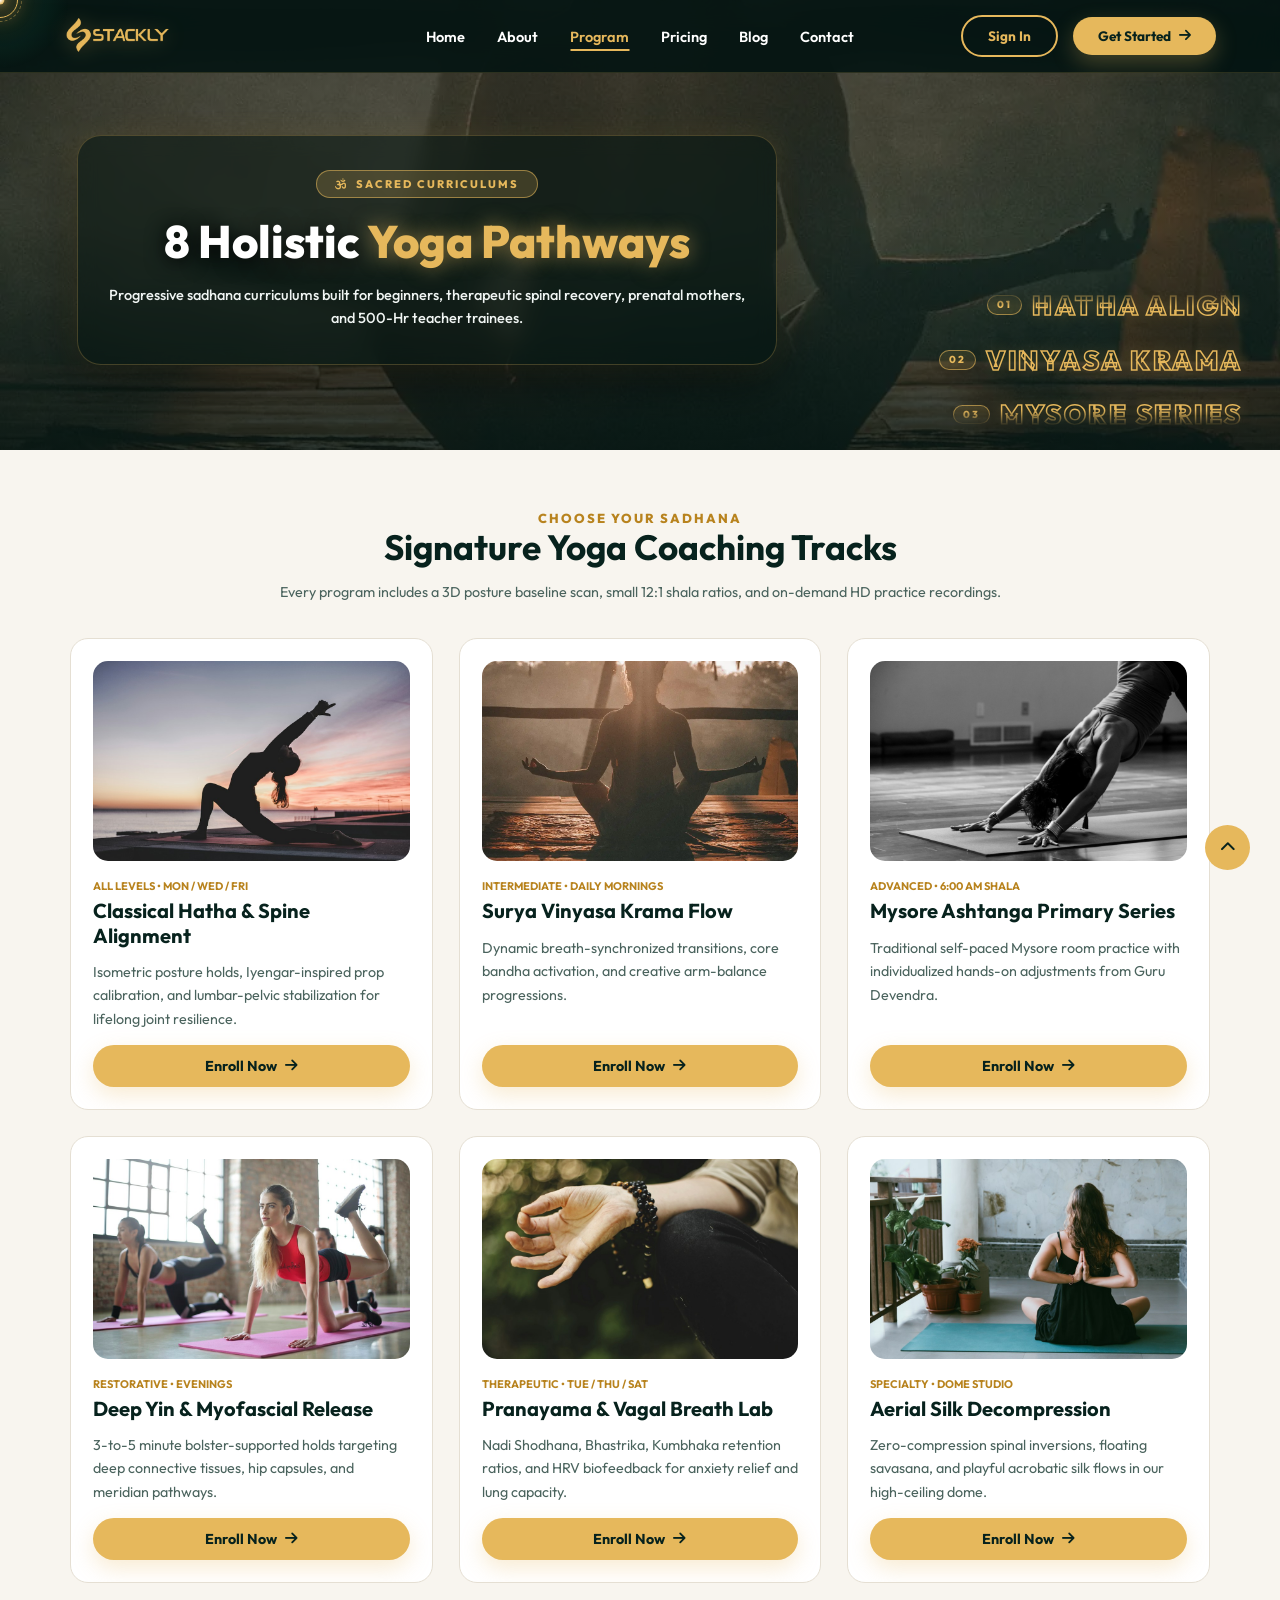
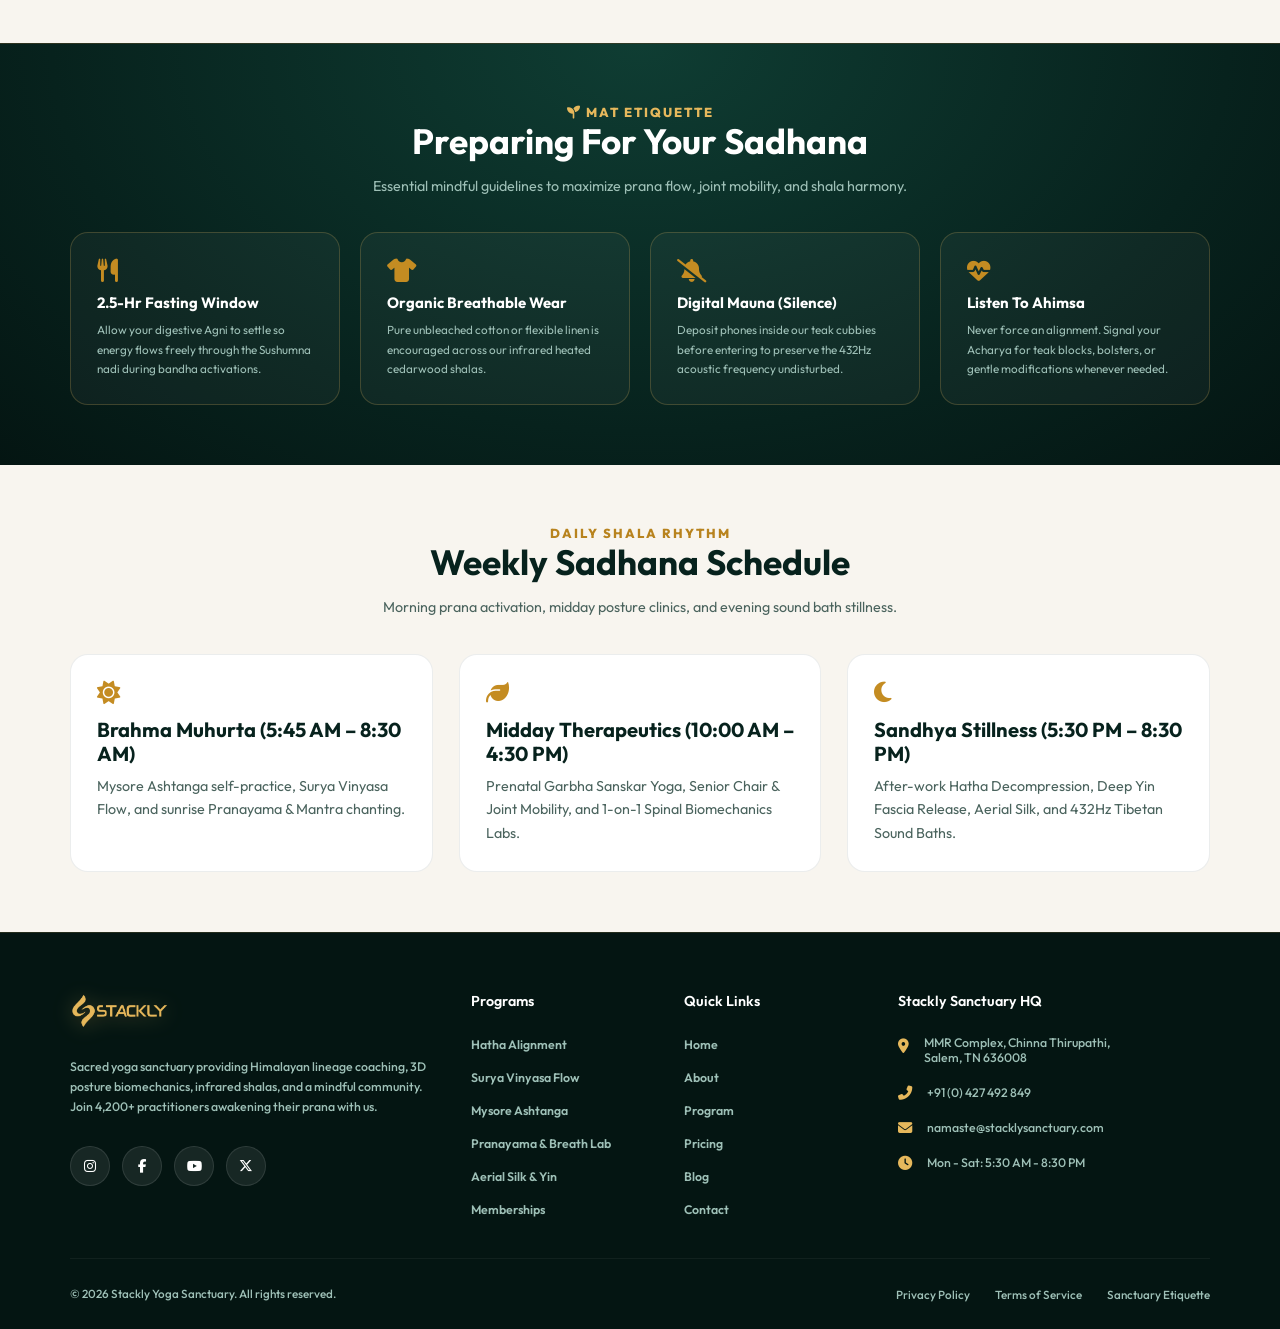
<file: program.html>
<!DOCTYPE html>
<html lang="en" class="preloader-active">
<head>
    <meta charset="UTF-8">
    <meta name="viewport" content="width=device-width, initial-scale=1.0">
    <title>Yoga Programs - Stackly Yoga Coaching Platform</title>
    <link rel="icon" type="image/webp" href="assets/top-logo.webp">
    <link rel="apple-touch-icon" href="assets/top-logo.webp">
    <link rel="stylesheet" href="https://cdnjs.cloudflare.com/ajax/libs/font-awesome/6.5.1/css/all.min.css">
    <link rel="stylesheet" href="style.css">
</head>
<body>
<div id="sa-preloader" class="sa-preloader" aria-hidden="true">
    <div class="sa-preloader__field"></div>
    <div class="sa-preloader__core">
        <div class="sa-preloader__lane"></div>
        <div class="sa-preloader__lane sa-preloader__lane--mid"></div>
        <div class="sa-preloader__lane sa-preloader__lane--inner"></div>
        <div class="sa-preloader__runner"><span></span></div>
        <div class="sa-preloader__ball"></div>
        <div class="sa-preloader__mark">
            <img src="assets/top-logo.webp" alt="Stackly">
        </div>
    </div>
    <div class="sa-preloader__brand">
        <span>S</span><span>T</span><span>A</span><span>C</span><span>K</span><span>L</span><span>Y</span>
    </div>
    <p class="sa-preloader__tag">Awakening Mind, Body &amp; Prana</p>
    <div class="sa-preloader__bar"><span></span></div>
</div>
<div class="page-wrapper">
    <nav class="navbar">
        <a href="index.html" class="nav-logo"><img src="assets/logo.webp" alt="Stackly Logo"></a>
        <div class="menu-toggle"><i class="fas fa-bars"></i></div>
        <div class="nav-links">
            <div class="mobile-menu-header">
                <img src="assets/logo.webp" alt="Stackly Logo">
                <button class="mobile-close-btn"><i class="fas fa-times"></i></button>
            </div>
            <a href="index.html">Home</a>
            <a href="about.html">About</a>
            <a href="program.html" class="active">Program</a>
            <a href="pricing.html">Pricing</a>
            <a href="blog.html">Blog</a>
            <a href="contact.html">Contact</a>
            <div class="mobile-auth-wrapper" data-auth-nav>
                <a href="signin.html" class="btn btn-outline">Sign In</a>
                <a href="signup.html" class="btn btn-primary">Get Started</a>
            </div>
        </div>
        <div class="nav-auth-buttons" data-auth-nav style="display: flex; gap: 15px; margin-left: auto; align-items: center;">
            <a href="signin.html" class="btn btn-outline" style="padding: 10px 25px; font-size: 1.05rem;">Sign In</a>
            <a href="signup.html" class="btn btn-primary" style="padding: 10px 25px; font-size: 1.05rem;">Get Started <i class="fas fa-arrow-right"></i></a>
        </div>
    </nav>

    <header class="page-hero">
        <img class="page-hero__bg" src="assets/yoga-vinyasa.webp" alt="Stackly Yoga Programs">
        <div class="page-hero__overlay"></div>
        <div class="corner-outline-slideshow corner-outline-slideshow--right" aria-hidden="true">
            <div class="corner-outline-track">
                <div class="corner-outline-item"><span class="stroke-tag">01</span> HATHA ALIGN</div>
                <div class="corner-outline-item"><span class="stroke-tag">02</span> VINYASA KRAMA</div>
                <div class="corner-outline-item"><span class="stroke-tag">03</span> MYSORE SERIES</div>
                <div class="corner-outline-item"><span class="stroke-tag">04</span> AERIAL SILK</div>
                <div class="corner-outline-item"><span class="stroke-tag">01</span> HATHA ALIGN</div>
                <div class="corner-outline-item"><span class="stroke-tag">02</span> VINYASA KRAMA</div>
                <div class="corner-outline-item"><span class="stroke-tag">03</span> MYSORE SERIES</div>
                <div class="corner-outline-item"><span class="stroke-tag">04</span> AERIAL SILK</div>
            </div>
        </div>
        <div class="page-hero__inner anim-fade-up">
            <span class="page-hero__eyebrow"><i class="fas fa-om"></i> Sacred Curriculums</span>
            <h1>8 Holistic <span class="highlight">Yoga Pathways</span></h1>
            <p>Progressive sadhana curriculums built for beginners, therapeutic spinal recovery, prenatal mothers, and 500-Hr teacher trainees.</p>
        </div>
    </header>

    
    <section class="content-section alt">
        <div class="container">
            <div class="section-header section-header-center anim-fade-up">
                <span class="highlight" style="font-weight:800;text-transform:uppercase;letter-spacing:2px;">Choose Your Sadhana</span>
                <h2 style="color: var(--text-dark);">Signature Yoga Coaching Tracks</h2>
                <p style="color:#4a635d;">Every program includes a 3D posture baseline scan, small 12:1 shala ratios, and on-demand HD practice recordings.</p>
            </div>
            <div class="grid grid-3">
                <div class="card-light anim-zoom-in del-100" style="padding: 22px;">
                    <div class="rounded-img" style="height:200px;margin-bottom:18px;">
                        <img src="assets/yoga-hatha.webp" alt="Classical Hatha Alignment" class="img-fit">
                    </div>
                    <span class="highlight" style="font-size:.85rem;font-weight:700;">ALL LEVELS • MON / WED / FRI</span>
                    <h3 style="margin-top:6px; color: var(--text-dark);">Classical Hatha &amp; Spine Alignment</h3>
                    <p>Isometric posture holds, Iyengar-inspired prop calibration, and lumbar-pelvic stabilization for lifelong joint resilience.</p>
                    <a href="signup.html" class="btn btn-primary" style="width:100%;margin-top:auto;">Enroll Now <i class="fas fa-arrow-right"></i></a>
                </div>
                <div class="card-light anim-zoom-in del-200" style="padding: 22px;">
                    <div class="rounded-img" style="height:200px;margin-bottom:18px;">
                        <img src="assets/yoga-vinyasa.webp" alt="Surya Vinyasa Krama Flow" class="img-fit">
                    </div>
                    <span class="highlight" style="font-size:.85rem;font-weight:700;">INTERMEDIATE • DAILY MORNINGS</span>
                    <h3 style="margin-top:6px; color: var(--text-dark);">Surya Vinyasa Krama Flow</h3>
                    <p>Dynamic breath-synchronized transitions, core bandha activation, and creative arm-balance progressions.</p>
                    <a href="signup.html" class="btn btn-primary" style="width:100%;margin-top:auto;">Enroll Now <i class="fas fa-arrow-right"></i></a>
                </div>
                <div class="card-light anim-zoom-in del-300" style="padding: 22px;">
                    <div class="rounded-img" style="height:200px;margin-bottom:18px;">
                        <img src="assets/yoga-ashtanga.webp" alt="Mysore Ashtanga Vinyasa" class="img-fit">
                    </div>
                    <span class="highlight" style="font-size:.85rem;font-weight:700;">ADVANCED • 6:00 AM SHALA</span>
                    <h3 style="margin-top:6px; color: var(--text-dark);">Mysore Ashtanga Primary Series</h3>
                    <p>Traditional self-paced Mysore room practice with individualized hands-on adjustments from Guru Devendra.</p>
                    <a href="signup.html" class="btn btn-primary" style="width:100%;margin-top:auto;">Enroll Now <i class="fas fa-arrow-right"></i></a>
                </div>
                <div class="card-light anim-zoom-in del-100" style="padding: 22px;">
                    <div class="rounded-img" style="height:200px;margin-bottom:18px;">
                        <img src="assets/yoga-yin.webp" alt="Restorative Yin & Fascia Release" class="img-fit">
                    </div>
                    <span class="highlight" style="font-size:.85rem;font-weight:700;">RESTORATIVE • EVENINGS</span>
                    <h3 style="margin-top:6px; color: var(--text-dark);">Deep Yin &amp; Myofascial Release</h3>
                    <p>3-to-5 minute bolster-supported holds targeting deep connective tissues, hip capsules, and meridian pathways.</p>
                    <a href="signup.html" class="btn btn-primary" style="width:100%;margin-top:auto;">Enroll Now <i class="fas fa-arrow-right"></i></a>
                </div>
                <div class="card-light anim-zoom-in del-200" style="padding: 22px;">
                    <div class="rounded-img" style="height:200px;margin-bottom:18px;">
                        <img src="assets/yoga-pranayama.webp" alt="Pranayama & Kundalini Breath" class="img-fit">
                    </div>
                    <span class="highlight" style="font-size:.85rem;font-weight:700;">THERAPEUTIC • TUE / THU / SAT</span>
                    <h3 style="margin-top:6px; color: var(--text-dark);">Pranayama &amp; Vagal Breath Lab</h3>
                    <p>Nadi Shodhana, Bhastrika, Kumbhaka retention ratios, and HRV biofeedback for anxiety relief and lung capacity.</p>
                    <a href="signup.html" class="btn btn-primary" style="width:100%;margin-top:auto;">Enroll Now <i class="fas fa-arrow-right"></i></a>
                </div>
                <div class="card-light anim-zoom-in del-300" style="padding: 22px;">
                    <div class="rounded-img" style="height:200px;margin-bottom:18px;">
                        <img src="assets/yoga-aerial.webp" alt="Aerial Silk Anti-Gravity Yoga" class="img-fit">
                    </div>
                    <span class="highlight" style="font-size:.85rem;font-weight:700;">SPECIALTY • DOME STUDIO</span>
                    <h3 style="margin-top:6px; color: var(--text-dark);">Aerial Silk Decompression</h3>
                    <p>Zero-compression spinal inversions, floating savasana, and playful acrobatic silk flows in our high-ceiling dome.</p>
                    <a href="signup.html" class="btn btn-primary" style="width:100%;margin-top:auto;">Enroll Now <i class="fas fa-arrow-right"></i></a>
                </div>
            </div>
        </div>
    </section>

    
    <section class="content-section" style="background: radial-gradient(ellipse at top, #0f3d33 0%, #07221d 65%, #041512 100%); border-top: 1px solid rgba(230,184,92,0.18);">
        <div class="container">
            <div class="section-header section-header-center anim-fade-up">
                <span class="highlight" style="font-weight: 800; text-transform: uppercase; letter-spacing: 2px;"><i class="fas fa-seedling"></i> Mat Etiquette</span>
                <h2>Preparing For Your Sadhana</h2>
                <p>Essential mindful guidelines to maximize prana flow, joint mobility, and shala harmony.</p>
            </div>
            <div class="grid grid-4">
                <div class="feature-tile anim-fade-up del-100" style="background: rgba(255,255,255,0.04); border-color: rgba(230,184,92,0.22); color: #fff;">
                    <i class="fas fa-utensils highlight" style="font-size: 1.8rem; margin-bottom: 12px;"></i>
                    <h3 style="color: #fff; font-size: 1.15rem;">2.5-Hr Fasting Window</h3>
                    <p style="color: var(--text-muted); font-size: 0.9rem; margin: 0;">Allow your digestive Agni to settle so energy flows freely through the Sushumna nadi during bandha activations.</p>
                </div>
                <div class="feature-tile anim-fade-up del-200" style="background: rgba(255,255,255,0.04); border-color: rgba(230,184,92,0.22); color: #fff;">
                    <i class="fas fa-shirt highlight" style="font-size: 1.8rem; margin-bottom: 12px;"></i>
                    <h3 style="color: #fff; font-size: 1.15rem;">Organic Breathable Wear</h3>
                    <p style="color: var(--text-muted); font-size: 0.9rem; margin: 0;">Pure unbleached cotton or flexible linen is encouraged across our infrared heated cedarwood shalas.</p>
                </div>
                <div class="feature-tile anim-fade-up del-300" style="background: rgba(255,255,255,0.04); border-color: rgba(230,184,92,0.22); color: #fff;">
                    <i class="fas fa-bell-slash highlight" style="font-size: 1.8rem; margin-bottom: 12px;"></i>
                    <h3 style="color: #fff; font-size: 1.15rem;">Digital Mauna (Silence)</h3>
                    <p style="color: var(--text-muted); font-size: 0.9rem; margin: 0;">Deposit phones inside our teak cubbies before entering to preserve the 432Hz acoustic frequency undisturbed.</p>
                </div>
                <div class="feature-tile anim-fade-up del-400" style="background: rgba(255,255,255,0.04); border-color: rgba(230,184,92,0.22); color: #fff;">
                    <i class="fas fa-heart-pulse highlight" style="font-size: 1.8rem; margin-bottom: 12px;"></i>
                    <h3 style="color: #fff; font-size: 1.15rem;">Listen To Ahimsa</h3>
                    <p style="color: var(--text-muted); font-size: 0.9rem; margin: 0;">Never force an alignment. Signal your Acharya for teak blocks, bolsters, or gentle modifications whenever needed.</p>
                </div>
            </div>
        </div>
    </section>

    
    <section class="content-section alt">
        <div class="container">
            <div class="section-header section-header-center anim-fade-up">
                <span class="highlight" style="font-weight:800;text-transform:uppercase;letter-spacing:2px;">Daily Shala Rhythm</span>
                <h2 style="color: var(--text-dark);">Weekly Sadhana Schedule</h2>
                <p style="color:#4a635d;">Morning prana activation, midday posture clinics, and evening sound bath stillness.</p>
            </div>
            <div class="grid grid-3">
                <div class="feature-tile anim-fade-up del-100">
                    <i class="fas fa-sun"></i>
                    <h3>Brahma Muhurta (5:45 AM – 8:30 AM)</h3>
                    <p style="color:#4a635d;margin:0;">Mysore Ashtanga self-practice, Surya Vinyasa Flow, and sunrise Pranayama &amp; Mantra chanting.</p>
                </div>
                <div class="feature-tile anim-fade-up del-200">
                    <i class="fas fa-leaf"></i>
                    <h3>Midday Therapeutics (10:00 AM – 4:30 PM)</h3>
                    <p style="color:#4a635d;margin:0;">Prenatal Garbha Sanskar Yoga, Senior Chair &amp; Joint Mobility, and 1-on-1 Spinal Biomechanics Labs.</p>
                </div>
                <div class="feature-tile anim-fade-up del-300">
                    <i class="fas fa-moon"></i>
                    <h3>Sandhya Stillness (5:30 PM – 8:30 PM)</h3>
                    <p style="color:#4a635d;margin:0;">After-work Hatha Decompression, Deep Yin Fascia Release, Aerial Silk, and 432Hz Tibetan Sound Baths.</p>
                </div>
            </div>
        </div>
    </section>

    <footer>
        <div class="container" style="position: relative; z-index: 2;">
            <div class="grid grid-4 gap-4" style="padding-top: 60px; padding-bottom: 40px;">
                <div class="anim-slide-right del-100" style="display: flex; flex-direction: column;">
                    <a href="index.html" class="nav-logo" style="display: inline-block; margin-bottom: 25px; align-self: flex-start;">
                        <img src="assets/logo.webp" alt="Stackly" style="height: 35px; width: auto; object-fit: contain;">
                    </a>
                    <p style="font-size: 0.95rem; line-height: 1.6; color: var(--text-muted); margin-bottom: 30px; font-weight: 500;">Sacred yoga sanctuary providing Himalayan lineage coaching, 3D posture biomechanics, infrared shalas, and a mindful community. Join 4,200+ practitioners awakening their prana with us.</p>
                    <div class="footer-social">
                        <a href="404.html" aria-label="Instagram"><i class="fa-brands fa-instagram"></i></a>
                        <a href="404.html" aria-label="Facebook"><i class="fa-brands fa-facebook-f"></i></a>
                        <a href="404.html" aria-label="YouTube"><i class="fa-brands fa-youtube"></i></a>
                        <a href="404.html" aria-label="X Twitter"><i class="fa-brands fa-x-twitter"></i></a>
                    </div>
                </div>

                <div class="anim-slide-right del-200">
                    <h4 style="color: #fff; margin-bottom: 25px; font-size: 1.1rem; font-weight: 600;">Programs</h4>
                    <ul style="list-style: none; padding: 0; margin: 0; display: flex; flex-direction: column; gap: 15px;">
                        <li><a href="404.html" style="color: var(--text-muted); font-weight: 600; font-size: 0.95rem; text-decoration: none; transition: color 0.3s;">Hatha Alignment</a></li>
                        <li><a href="404.html" style="color: var(--text-muted); font-weight: 600; font-size: 0.95rem; text-decoration: none; transition: color 0.3s;">Surya Vinyasa Flow</a></li>
                        <li><a href="404.html" style="color: var(--text-muted); font-weight: 600; font-size: 0.95rem; text-decoration: none; transition: color 0.3s;">Mysore Ashtanga</a></li>
                        <li><a href="404.html" style="color: var(--text-muted); font-weight: 600; font-size: 0.95rem; text-decoration: none; transition: color 0.3s;">Pranayama &amp; Breath Lab</a></li>
                        <li><a href="404.html" style="color: var(--text-muted); font-weight: 600; font-size: 0.95rem; text-decoration: none; transition: color 0.3s;">Aerial Silk &amp; Yin</a></li>
                        <li><a href="404.html" style="color: var(--text-muted); font-weight: 600; font-size: 0.95rem; text-decoration: none; transition: color 0.3s;">Memberships</a></li>
                    </ul>
                </div>

                <div class="anim-slide-right del-300">
                    <h4 style="color: #fff; margin-bottom: 25px; font-size: 1.1rem; font-weight: 600;">Quick Links</h4>
                    <ul style="list-style: none; padding: 0; margin: 0; display: flex; flex-direction: column; gap: 15px;">
                        <li><a href="index.html" style="color: var(--text-muted); font-weight: 600; font-size: 0.95rem; text-decoration: none; transition: color 0.3s;">Home</a></li>
                        <li><a href="about.html" style="color: var(--text-muted); font-weight: 600; font-size: 0.95rem; text-decoration: none; transition: color 0.3s;">About</a></li>
                        <li><a href="program.html" style="color: var(--text-muted); font-weight: 600; font-size: 0.95rem; text-decoration: none; transition: color 0.3s;">Program</a></li>
                        <li><a href="pricing.html" style="color: var(--text-muted); font-weight: 600; font-size: 0.95rem; text-decoration: none; transition: color 0.3s;">Pricing</a></li>
                        <li><a href="blog.html" style="color: var(--text-muted); font-weight: 600; font-size: 0.95rem; text-decoration: none; transition: color 0.3s;">Blog</a></li>
                        <li><a href="contact.html" style="color: var(--text-muted); font-weight: 600; font-size: 0.95rem; text-decoration: none; transition: color 0.3s;">Contact</a></li>
                    </ul>
                </div>

                <div class="anim-slide-right del-400">
                    <h4 style="color: #fff; margin-bottom: 25px; font-size: 1.1rem; font-weight: 600;">Stackly Sanctuary HQ</h4>
                    <ul style="list-style: none; padding: 0; margin: 0; display: flex; flex-direction: column; gap: 20px;">
                        <li style="display: flex; gap: 15px; align-items: flex-start; color: var(--text-muted); font-size: 0.95rem; font-weight: 500;">
                            <i class="fas fa-map-marker-alt" style="color: var(--accent); margin-top: 4px; font-size: 1.1rem;"></i>
                            <span>MMR Complex, Chinna Thirupathi,<br>Salem, TN 636008</span>
                        </li>
                        <li style="display: flex; gap: 15px; align-items: center; color: var(--text-muted); font-size: 0.95rem; font-weight: 500;">
                            <i class="fas fa-phone-alt" style="color: var(--accent); font-size: 1.1rem;"></i>
                            <span>+91 (0) 427 492 849</span>
                        </li>
                        <li style="display: flex; gap: 15px; align-items: center; color: var(--text-muted); font-size: 0.95rem; font-weight: 500;">
                            <i class="fas fa-envelope" style="color: var(--accent); font-size: 1.1rem;"></i>
                            <span>namaste@stacklysanctuary.com</span>
                        </li>
                        <li style="display: flex; gap: 15px; align-items: center; color: var(--text-muted); font-size: 0.95rem; font-weight: 500;">
                            <i class="fas fa-clock" style="color: var(--accent); font-size: 1.1rem;"></i>
                            <span>Mon - Sat: 5:30 AM - 8:30 PM</span>
                        </li>
                    </ul>
                </div>
            </div>
            <div style="border-top: 1px solid rgba(255,255,255,0.05); padding: 25px 0; display: flex; justify-content: space-between; align-items: center; flex-wrap: wrap; gap: 20px; position: relative;">
                <p style="color: var(--text-muted); font-size: 0.9rem; margin: 0; font-weight: 500;">&copy; 2026 Stackly Yoga Sanctuary. All rights reserved.</p>
                <div style="display: flex; gap: 25px;">
                    <a href="404.html" style="color: var(--text-muted); text-decoration: none; font-size: 0.9rem; font-weight: 500; transition: color 0.3s;">Privacy Policy</a>
                    <a href="404.html" style="color: var(--text-muted); text-decoration: none; font-size: 0.9rem; font-weight: 500; transition: color 0.3s;">Terms of Service</a>
                    <a href="404.html" style="color: var(--text-muted); text-decoration: none; font-size: 0.9rem; font-weight: 500; transition: color 0.3s;">Sanctuary Etiquette</a>
                </div>
                <a href="#" style="position: fixed; bottom: 30px; right: 30px; z-index: 9999; background-color: var(--accent); color: var(--bg-dark); width: 45px; height: 45px; border-radius: 50%; display: flex; align-items: center; justify-content: center; text-decoration: none; font-size: 1.2rem; transition: transform 0.3s;">
                    <i class="fas fa-chevron-up"></i>
                </a>
            </div>
        </div>
    </footer>
</div>
<script src="script.js"></script>
</body>
</html>
</file>
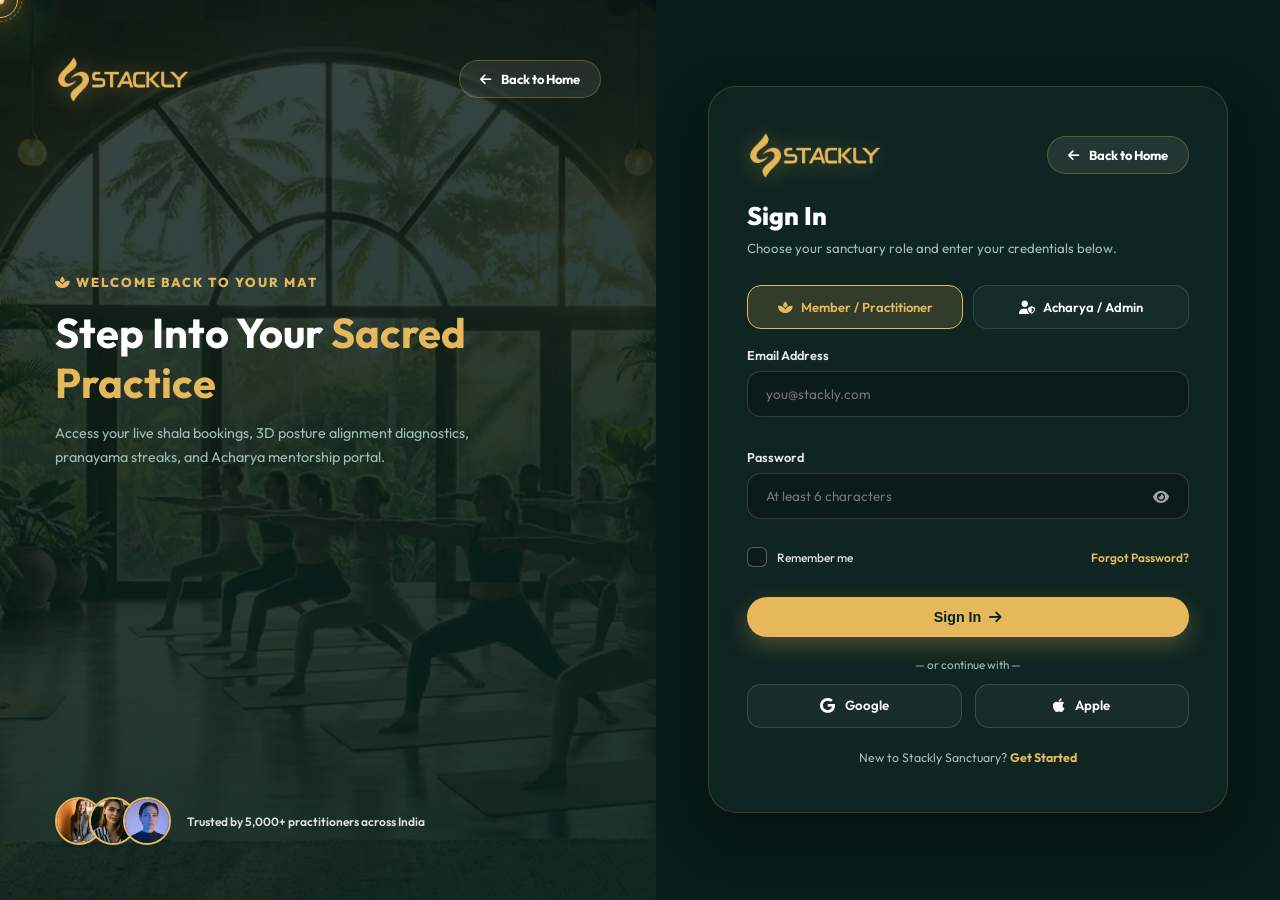
<file: signin.html>
<!DOCTYPE html>
<html lang="en" class="preloader-active">
<head>
    <meta charset="UTF-8">
    <meta name="viewport" content="width=device-width, initial-scale=1.0">
    <title>Sign In - Stackly Yoga Coaching Platform</title>
    <link rel="icon" type="image/webp" href="assets/top-logo.webp">
    <link rel="apple-touch-icon" href="assets/top-logo.webp">
    <link rel="stylesheet" href="https://cdnjs.cloudflare.com/ajax/libs/font-awesome/6.5.1/css/all.min.css">
    <link rel="stylesheet" href="style.css">
</head>
<body>
<div id="sa-preloader" class="sa-preloader" aria-hidden="true">
    <div class="sa-preloader__field"></div>
    <div class="sa-preloader__core">
        <div class="sa-preloader__lane"></div>
        <div class="sa-preloader__lane sa-preloader__lane--mid"></div>
        <div class="sa-preloader__lane sa-preloader__lane--inner"></div>
        <div class="sa-preloader__runner"><span></span></div>
        <div class="sa-preloader__ball"></div>
        <div class="sa-preloader__mark">
            <img src="assets/top-logo.webp" alt="Stackly">
        </div>
    </div>
    <div class="sa-preloader__brand">
        <span>S</span><span>T</span><span>A</span><span>C</span><span>K</span><span>L</span><span>Y</span>
    </div>
    <p class="sa-preloader__tag">Awakening Mind, Body &amp; Prana</p>
    <div class="sa-preloader__bar"><span></span></div>
</div>

<div class="auth-shell">
    <div class="auth-brand">
        <div class="auth-brand-header">
            <a href="index.html" class="auth-logo-link">
                <img src="assets/logo.webp" alt="Stackly Logo" style="height:48px;width:auto;">
            </a>
            <a href="index.html" class="auth-back-btn">
                <i class="fas fa-arrow-left"></i> Back to Home
            </a>
        </div>
        <div class="auth-brand-content">
            <span class="highlight" style="font-weight:800;letter-spacing:2px;text-transform:uppercase;">
                <i class="fas fa-spa"></i> Welcome Back To Your Mat
            </span>
            <h1>Step Into Your <span class="highlight">Sacred Practice</span></h1>
            <p style="max-width:440px;">Access your live shala bookings, 3D posture alignment diagnostics, pranayama streaks, and Acharya mentorship portal.</p>
        </div>
        <div class="auth-brand-footer">
            <div style="display:flex;align-items:center;gap:16px;">
                <div style="display:flex;">
                    <img src="assets/coach-ananya.webp" alt="Acharya" style="width:48px;height:48px;border-radius:50%;object-fit:cover;border:2px solid var(--accent);">
                    <img src="assets/coach-kavya.webp" alt="Acharya" style="width:48px;height:48px;border-radius:50%;object-fit:cover;border:2px solid var(--accent);margin-left:-14px;">
                    <img src="assets/coach-dev.webp" alt="Acharya" style="width:48px;height:48px;border-radius:50%;object-fit:cover;border:2px solid var(--accent);margin-left:-14px;">
                </div>
                <span style="color:rgba(255,255,255,0.85);font-size:0.92rem;font-weight:600;">Trusted by 5,000+ practitioners across India</span>
            </div>
        </div>
    </div>

    <div class="auth-panel">
        <div class="auth-card-box anim-zoom-in">
            <div class="auth-card-header">
                <a href="index.html" class="auth-logo-link">
                    <img src="assets/logo.webp" alt="Stackly Logo" style="height:48px;width:auto;">
                </a>
                <a href="index.html" class="auth-back-btn">
                    <i class="fas fa-arrow-left"></i> Back to Home
                </a>
            </div>
            <h2>Sign In</h2>
            <p class="sub">Choose your sanctuary role and enter your credentials below.</p>

            <form id="signinForm" novalidate>
                <div class="role-switch">
                    <label class="role-option active">
                        <input type="radio" name="role" value="member" checked>
                        <i class="fas fa-spa"></i> Member / Practitioner
                    </label>
                    <label class="role-option">
                        <input type="radio" name="role" value="admin">
                        <i class="fas fa-user-shield"></i> Acharya / Admin
                    </label>
                </div>

                <div class="form-group">
                    <label for="siEmail">Email Address</label>
                    <input type="email" id="siEmail" placeholder="you@stackly.com" required>
                    <span class="form-error">Please enter a valid email address.</span>
                </div>

                <div class="form-group">
                    <label for="siPass">Password</label>
                    <div class="password-input-wrapper">
                        <input type="password" id="siPass" placeholder="At least 6 characters" required>
                        <button type="button" class="password-toggle-btn" aria-label="Toggle password visibility" tabindex="-1">
                            <i class="fas fa-eye"></i>
                        </button>
                    </div>
                    <span class="form-error">Password must be at least 6 characters.</span>
                </div>

                <div class="form-options">
                    <label class="remember-me">
                        <input type="checkbox" id="rememberMe">
                        <span class="custom-checkbox"><i class="fas fa-check"></i></span>
                        <span>Remember me</span>
                    </label>
                    <a href="404.html" class="forgot-password-link">Forgot Password?</a>
                </div>

                <button type="submit" class="btn btn-primary" style="width:100%;margin-top:8px;">Sign In <i class="fas fa-arrow-right"></i></button>
            </form>

            <div style="text-align:center;margin:20px 0 12px;color:var(--text-muted);font-size:.9rem;">— or continue with —</div>
            <div class="d-flex gap-2">
                <a href="404.html" class="social-btn"><i class="fab fa-google"></i><span>Google</span></a>
                <a href="404.html" class="social-btn"><i class="fab fa-apple"></i><span>Apple</span></a>
            </div>
            <p style="text-align:center;margin-top:20px;margin-bottom:0;font-size:.95rem;">
                New to Stackly Sanctuary? <a href="signup.html" class="highlight" style="font-weight:700;">Get Started</a>
            </p>
        </div>
    </div>
</div>

<script src="script.js"></script>
<script>
(function () {
    document.querySelectorAll('.role-option').forEach(function (opt) {
        opt.addEventListener('click', function () {
            document.querySelectorAll('.role-option').forEach(function (o) { o.classList.remove('active'); });
            opt.classList.add('active');
        });
    });

    var form = document.getElementById('signinForm');
    form.addEventListener('submit', function (e) {
        e.preventDefault();
        var email = document.getElementById('siEmail');
        var pass = document.getElementById('siPass');
        var role = form.querySelector('input[name="role"]:checked').value;
        var ok = true;

        if (!window.StacklyForms.isEmail(email.value)) { window.StacklyForms.setGroupError(email, true); ok = false; } else { window.StacklyForms.setGroupError(email, false); }
        if (!window.StacklyForms.isPassword(pass.value)) { window.StacklyForms.setGroupError(pass, true); ok = false; } else { window.StacklyForms.setGroupError(pass, false); }

        if (!ok) {
            window.KickToast.show('Please check your email and password.', 'error', 'Sign In Failed');
            return;
        }

        var submitBtn = form.querySelector('button[type="submit"]');
        if (submitBtn) submitBtn.classList.add('loading');

        var existing = window.StacklyAuth.getUser() || {};
        var derivedName = email.value.split('@')[0].replace(/[._-]+/g, ' ').replace(/\b\w/g, function (c) { return c.toUpperCase(); });
        var user = {
            name: existing.email === email.value && existing.name ? existing.name : derivedName,
            email: email.value.trim(),
            phone: existing.phone || '+91 98765 43210',
            sport: existing.sport || 'Surya Vinyasa Flow',
            tier: existing.tier || 'Sadhana Flow',
            plan: existing.plan || 'Sadhana Flow',
            role: role,
            loggedIn: true
        };
        window.StacklyAuth.setUser(user);
        window.KickToast.show('Namaste, ' + user.name + '! Redirecting to your dashboard...', 'success', 'Signed In');
        setTimeout(function () {
            window.location.href = window.StacklyAuth.dashboardFor(role);
        }, 900);
    });
})();
</script>
</body>
</html>
</file>
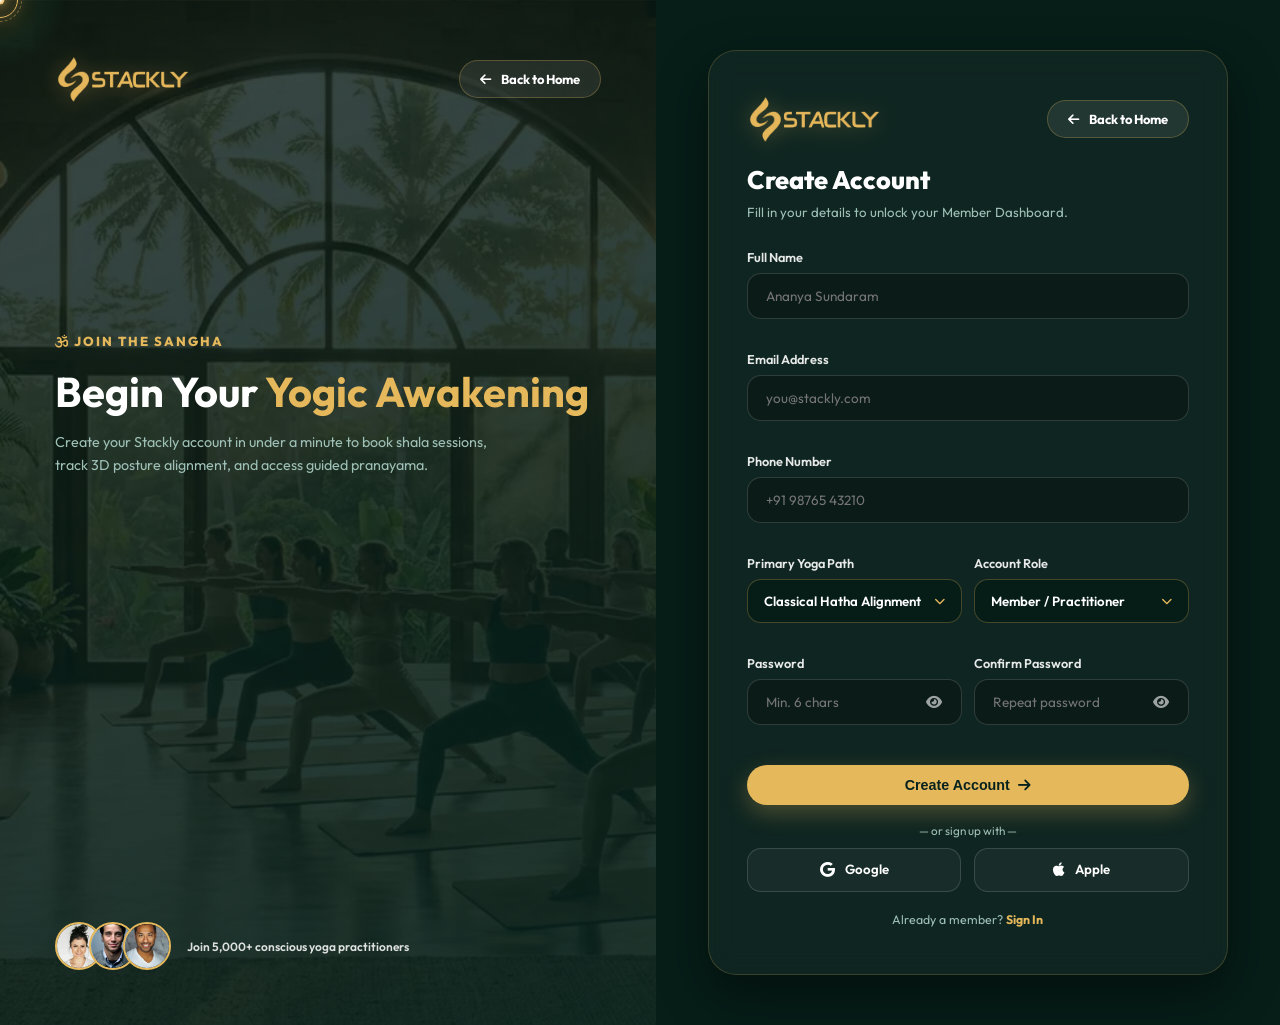
<file: signup.html>
<!DOCTYPE html>
<html lang="en" class="preloader-active">
<head>
    <meta charset="UTF-8">
    <meta name="viewport" content="width=device-width, initial-scale=1.0">
    <title>Get Started - Stackly Yoga Coaching Platform</title>
    <link rel="icon" type="image/webp" href="assets/top-logo.webp">
    <link rel="apple-touch-icon" href="assets/top-logo.webp">
    <link rel="stylesheet" href="https://cdnjs.cloudflare.com/ajax/libs/font-awesome/6.5.1/css/all.min.css">
    <link rel="stylesheet" href="style.css">
</head>
<body>
<div id="sa-preloader" class="sa-preloader" aria-hidden="true">
    <div class="sa-preloader__field"></div>
    <div class="sa-preloader__core">
        <div class="sa-preloader__lane"></div>
        <div class="sa-preloader__lane sa-preloader__lane--mid"></div>
        <div class="sa-preloader__lane sa-preloader__lane--inner"></div>
        <div class="sa-preloader__runner"><span></span></div>
        <div class="sa-preloader__ball"></div>
        <div class="sa-preloader__mark">
            <img src="assets/top-logo.webp" alt="Stackly">
        </div>
    </div>
    <div class="sa-preloader__brand">
        <span>S</span><span>T</span><span>A</span><span>C</span><span>K</span><span>L</span><span>Y</span>
    </div>
    <p class="sa-preloader__tag">Awakening Mind, Body &amp; Prana</p>
    <div class="sa-preloader__bar"><span></span></div>
</div>

<div class="auth-shell">
    <div class="auth-brand">
        <div class="auth-brand-header">
            <a href="index.html" class="auth-logo-link">
                <img src="assets/logo.webp" alt="Stackly Logo" style="height:48px;width:auto;">
            </a>
            <a href="index.html" class="auth-back-btn">
                <i class="fas fa-arrow-left"></i> Back to Home
            </a>
        </div>
        <div class="auth-brand-content">
            <span class="highlight" style="font-weight:800;letter-spacing:2px;text-transform:uppercase;">
                <i class="fas fa-om"></i> Join The Sangha
            </span>
            <h1>Begin Your <span class="highlight">Yogic Awakening</span></h1>
            <p style="max-width:440px;">Create your Stackly account in under a minute to book shala sessions, track 3D posture alignment, and access guided pranayama.</p>
        </div>
        <div class="auth-brand-footer">
            <div style="display:flex;align-items:center;gap:16px;">
                <div style="display:flex;">
                    <img src="assets/coach-meera.webp" alt="Acharya" style="width:48px;height:48px;border-radius:50%;object-fit:cover;border:2px solid var(--accent);">
                    <img src="assets/coach-siddharth.webp" alt="Acharya" style="width:48px;height:48px;border-radius:50%;object-fit:cover;border:2px solid var(--accent);margin-left:-14px;">
                    <img src="assets/coach-rohan.webp" alt="Acharya" style="width:48px;height:48px;border-radius:50%;object-fit:cover;border:2px solid var(--accent);margin-left:-14px;">
                </div>
                <span style="color:rgba(255,255,255,0.85);font-size:0.92rem;font-weight:600;">Join 5,000+ conscious yoga practitioners</span>
            </div>
        </div>
    </div>

    <div class="auth-panel">
        <div class="auth-card-box anim-zoom-in">
            <div class="auth-card-header">
                <a href="index.html" class="auth-logo-link">
                    <img src="assets/logo.webp" alt="Stackly Logo" style="height:48px;width:auto;">
                </a>
                <a href="index.html" class="auth-back-btn">
                    <i class="fas fa-arrow-left"></i> Back to Home
                </a>
            </div>
            <h2>Create Account</h2>
            <p class="sub">Fill in your details to unlock your Member Dashboard.</p>

            <form id="signupForm" novalidate>
                <div class="form-group">
                    <label for="suName">Full Name</label>
                    <input type="text" id="suName" placeholder="Ananya Sundaram" required>
                    <span class="form-error">Please enter your full name (at least 2 characters).</span>
                </div>

                <div class="form-group">
                    <label for="suEmail">Email Address</label>
                    <input type="email" id="suEmail" placeholder="you@stackly.com" required>
                    <span class="form-error">Please enter a valid email address.</span>
                </div>

                <div class="form-group">
                    <label for="suPhone">Phone Number</label>
                    <input type="tel" id="suPhone" placeholder="+91 98765 43210">
                    <span class="form-error">Please enter a valid phone number.</span>
                </div>

                <div class="grid grid-2" style="gap:12px;">
                    <div class="form-group">
                        <label for="suSport">Primary Yoga Path</label>
                        <select id="suSport" class="js-sa-select">
                            <option>Classical Hatha Alignment</option>
                            <option>Surya Vinyasa Flow</option>
                            <option>Mysore Ashtanga Series</option>
                            <option>Pranayama &amp; Breathwork</option>
                            <option>Aerial Silk Decompression</option>
                            <option>432Hz Sound Healing</option>
                        </select>
                    </div>
                    <div class="form-group">
                        <label for="suRole">Account Role</label>
                        <select id="suRole" class="js-sa-select">
                            <option value="member">Member / Practitioner</option>
                            <option value="admin">Acharya / Admin</option>
                        </select>
                    </div>
                </div>

                <div class="grid grid-2" style="gap:12px;">
                    <div class="form-group">
                        <label for="suPass">Password</label>
                        <div class="password-input-wrapper">
                            <input type="password" id="suPass" placeholder="Min. 6 chars" required>
                            <button type="button" class="password-toggle-btn" aria-label="Toggle password visibility" tabindex="-1">
                                <i class="fas fa-eye"></i>
                            </button>
                        </div>
                        <span class="form-error">At least 6 characters.</span>
                    </div>
                    <div class="form-group">
                        <label for="suConfirm">Confirm Password</label>
                        <div class="password-input-wrapper">
                            <input type="password" id="suConfirm" placeholder="Repeat password" required>
                            <button type="button" class="password-toggle-btn" aria-label="Toggle password visibility" tabindex="-1">
                                <i class="fas fa-eye"></i>
                            </button>
                        </div>
                        <span class="form-error">Passwords do not match.</span>
                    </div>
                </div>

                <button type="submit" class="btn btn-primary" style="width:100%;margin-top:8px;">Create Account <i class="fas fa-arrow-right"></i></button>
            </form>

            <div style="text-align:center;margin:18px 0 10px;color:var(--text-muted);font-size:.9rem;">— or sign up with —</div>
            <div class="d-flex gap-2">
                <a href="404.html" class="social-btn"><i class="fab fa-google"></i><span>Google</span></a>
                <a href="404.html" class="social-btn"><i class="fab fa-apple"></i><span>Apple</span></a>
            </div>
            <p style="text-align:center;margin-top:18px;margin-bottom:0;font-size:.95rem;">
                Already a member? <a href="signin.html" class="highlight" style="font-weight:700;">Sign In</a>
            </p>
        </div>
    </div>
</div>

<script src="script.js"></script>
<script>
(function () {
    var form = document.getElementById('signupForm');
    form.addEventListener('submit', function (e) {
        e.preventDefault();
        var name = document.getElementById('suName');
        var email = document.getElementById('suEmail');
        var phone = document.getElementById('suPhone');
        var sport = document.getElementById('suSport');
        var role = document.getElementById('suRole');
        var pass = document.getElementById('suPass');
        var confirm = document.getElementById('suConfirm');
        var ok = true;

        if (!window.StacklyForms.isName(name.value)) { window.StacklyForms.setGroupError(name, true); ok = false; } else { window.StacklyForms.setGroupError(name, false); }
        if (!window.StacklyForms.isEmail(email.value)) { window.StacklyForms.setGroupError(email, true); ok = false; } else { window.StacklyForms.setGroupError(email, false); }
        if (!window.StacklyForms.isPhone(phone.value)) { window.StacklyForms.setGroupError(phone, true); ok = false; } else { window.StacklyForms.setGroupError(phone, false); }
        if (!window.StacklyForms.isPassword(pass.value)) { window.StacklyForms.setGroupError(pass, true); ok = false; } else { window.StacklyForms.setGroupError(pass, false); }
        if (!confirm.value || confirm.value !== pass.value) { window.StacklyForms.setGroupError(confirm, true, 'Passwords do not match.'); ok = false; } else { window.StacklyForms.setGroupError(confirm, false); }

        if (!ok) {
            window.KickToast.show('Please fix the highlighted fields.', 'error', 'Registration Incomplete');
            return;
        }

        var submitBtn = form.querySelector('button[type="submit"]');
        if (submitBtn) submitBtn.classList.add('loading');

        var user = {
            name: name.value.trim(),
            email: email.value.trim(),
            phone: phone.value.trim() || '+91 98765 43210',
            sport: sport.value,
            tier: 'Sadhana Flow',
            plan: 'Sadhana Flow',
            role: role.value,
            loggedIn: false
        };
        window.StacklyAuth.setUser(user);
        window.KickToast.show('Account created successfully! Redirecting to Sign In...', 'success', 'Registration Successful');
        setTimeout(function () {
            window.location.href = 'signin.html';
        }, 1200);
    });
})();
</script>
</body>
</html>
</file>
<file: style.css>
@import url('https://fonts.googleapis.com/css2?family=Cormorant+Garamond:ital,wght@0,600;0,700;1,600&family=Outfit:wght@300;400;500;600;700;800;900&display=swap');

:root {
  --bg-dark: #07221d;
  --bg-darker: #041512;
  --bg-card: #0c312a;
  --bg-light: #f8f5ef;
  --accent: #e6b85c;
  --accent-hover: #f7cf7d;
  --accent-jade: #34d399;
  --text-light: #ffffff;
  --text-dark: #07221d;
  --text-muted: #9ec0b7;
  --font-main: 'Outfit', sans-serif;
  --font-Display: 'Cormorant Garamond', serif;
  --transition: all 0.4s cubic-bezier(0.25, 1, 0.5, 1);
  --section-padding: 55px 20px;
  --logo-filter: drop-shadow(0 2px 10px rgba(230, 184, 92, 0.35));
}

* {
  margin: 0;
  padding: 0;
  box-sizing: border-box;
}

html {
  scroll-behavior: smooth;
  font-size: 13px;
  overflow-x: hidden;
  scrollbar-width: thin;
  scrollbar-color: var(--accent) var(--bg-darker);
}

body {
  font-family: var(--font-main);
  background-color: var(--bg-dark);
  color: var(--text-light);
  overflow-x: hidden;
  width: 100%;
  max-width: 100%;
  cursor: auto;
  position: relative;
}

::-webkit-scrollbar {
  width: 10px;
  height: 10px;
}
::-webkit-scrollbar-track {
  background: var(--bg-darker);
  border-left: 1px solid rgba(255, 255, 255, 0.08);
}
::-webkit-scrollbar-thumb {
  background: linear-gradient(180deg, var(--accent) 0%, #34d399 100%);
  border-radius: 10px;
  border: 2px solid var(--bg-darker);
  box-shadow: 0 0 10px rgba(230, 184, 92, 0.5);
}
::-webkit-scrollbar-thumb:hover {
  background: linear-gradient(180deg, var(--accent-hover) 0%, #10b981 100%);
  box-shadow: 0 0 15px rgba(230, 184, 92, 0.8);
}
::-webkit-scrollbar-corner {
  background: var(--bg-darker);
}

.page-wrapper {
  position: relative;
  margin: 0 auto;
  overflow-x: hidden;
  width: 100%;
}


.nav-logo img,
.mobile-menu-header img,
.auth-brand img[alt*="Stackly"],
.auth-logo-link img,
.error-logo-link img,
.dash-top-logo img,
.dash-sidebar .nav-logo img,
footer img[alt*="Stackly"],
.sa-preloader__mark img {
  filter: var(--logo-filter) !important;
  transition: transform 0.35s ease, filter 0.35s ease;
}
.nav-logo:hover img,
.error-logo-link:hover img,
.dash-top-logo:hover img {
  transform: scale(1.05);
  filter: brightness(1.15) drop-shadow(0 0 14px rgba(230, 184, 92, 0.65)) !important;
}


.cursor-dot,
.cursor-outline,
.cursor-aura {
  position: fixed;
  top: 0;
  left: 0;
  transform: translate(-50%, -50%);
  border-radius: 50%;
  z-index: 999999;
  pointer-events: none;
}
.cursor-dot {
  width: 9px;
  height: 9px;
  background: radial-gradient(circle, #fff 0%, var(--accent) 70%);
  box-shadow: 0 0 12px var(--accent), 0 0 24px rgba(230, 184, 92, 0.8);
  transition: transform 0.15s ease, background-color 0.2s ease;
}
.cursor-outline {
  width: 36px;
  height: 36px;
  border: 1.5px solid var(--accent);
  box-shadow: 0 0 18px rgba(230, 184, 92, 0.22), inset 0 0 10px rgba(230, 184, 92, 0.12);
  transition: width 0.25s cubic-bezier(0.34, 1.56, 0.64, 1),
              height 0.25s cubic-bezier(0.34, 1.56, 0.64, 1),
              background-color 0.25s ease,
              border-color 0.25s ease,
              transform 0.25s ease;
}
.cursor-outline::before {
  content: '';
  position: absolute;
  inset: -5px;
  border-radius: 50%;
  border: 1px dashed rgba(230, 184, 92, 0.45);
  animation: spin 8s linear infinite;
}
.cursor-aura {
  width: 140px;
  height: 140px;
  background: radial-gradient(circle, rgba(230, 184, 92, 0.12) 0%, rgba(52, 211, 153, 0.05) 45%, transparent 70%);
  z-index: 999997;
  transition: width 0.35s ease, height 0.35s ease, opacity 0.35s ease;
}
.cursor-hover .cursor-dot {
  transform: translate(-50%, -50%) scale(1.5);
  background: #34d399;
  box-shadow: 0 0 18px #34d399;
}
.cursor-hover .cursor-outline {
  width: 58px;
  height: 58px;
  background-color: rgba(230, 184, 92, 0.18);
  border-color: var(--accent-hover);
  box-shadow: 0 0 28px rgba(230, 184, 92, 0.45);
}
.cursor-hover .cursor-aura {
  width: 210px;
  height: 210px;
  background: radial-gradient(circle, rgba(230, 184, 92, 0.2) 0%, rgba(52, 211, 153, 0.08) 50%, transparent 72%);
}
.cursor-particle {
  position: fixed;
  pointer-events: none;
  z-index: 999998;
  border-radius: 50%;
  background: radial-gradient(circle, #fff 0%, var(--accent) 60%, transparent 100%);
  box-shadow: 0 0 8px var(--accent);
  animation: cursorParticleFade 0.75s cubic-bezier(0.25, 1, 0.5, 1) forwards;
}
@keyframes cursorParticleFade {
  0% { opacity: 0.9; transform: translate(-50%, -50%) scale(1); }
  100% { opacity: 0; transform: translate(calc(-50% + var(--dx, 0px)), calc(-50% + var(--dy, -24px))) scale(0.1); }
}


h1, h2, h3, h4, h5, h6 { font-weight: 700; line-height: 1.2; margin-bottom: 1rem; }
h1 { font-size: 3.8rem; }
h2 { font-size: 2.7rem; }
h3 { font-size: 1.55rem; }
p { line-height: 1.65; margin-bottom: 1rem; color: var(--text-muted); font-size: 1.1rem; }
a { text-decoration: none; color: inherit; }
ul { list-style: none; }
.highlight { color: var(--accent); }
.text-dark { color: var(--text-dark); }
.text-light { color: var(--text-light); }
.text-muted { color: var(--text-muted); }

.btn {
  display: inline-flex;
  align-items: center;
  justify-content: center;
  padding: 12px 28px;
  border-radius: 30px;
  font-weight: 700;
  font-size: 1.1rem;
  cursor: pointer;
  border: none;
  position: relative;
  overflow: hidden;
  z-index: 1;
  transition: var(--transition);
  text-transform: capitalize;
}
.btn i {
  margin-left: 8px;
  transition: transform 0.3s;
}
.btn-primary {
  background-color: var(--accent);
  color: var(--text-dark);
  box-shadow: 0 8px 22px rgba(230, 184, 92, 0.28);
}
.btn-primary::before {
  content: '';
  position: absolute;
  top: 0; left: 0;
  width: 0%; height: 100%;
  background-color: var(--text-dark);
  transition: width 0.4s ease;
  z-index: -1;
}
.btn-primary:hover {
  color: var(--accent) !important;
  box-shadow: 0 12px 28px rgba(230, 184, 92, 0.45);
  transform: translateY(-2px);
}
.btn-primary:hover::before { width: 100%; }
.btn-primary:hover i { transform: translate(4px, -4px); color: var(--accent) !important; }

.btn-outline {
  background: transparent;
  border: 2px solid var(--accent);
  color: var(--accent);
}
.btn-outline::before {
  content: '';
  position: absolute;
  top: 0; left: 0;
  width: 0%; height: 100%;
  background-color: var(--accent);
  transition: width 0.4s ease;
  z-index: -1;
}
.btn-outline:hover {
  color: var(--text-dark) !important;
  border-color: var(--accent) !important;
  transform: translateY(-2px);
}
.btn-outline:hover::before { width: 100%; }
.btn-outline:hover i { transform: translate(4px, -4px); color: var(--text-dark) !important; }


.navbar {
  position: fixed !important;
  top: 0 !important;
  left: 0 !important;
  right: 0 !important;
  width: 100% !important;
  padding: 15px 5%;
  display: flex;
  justify-content: space-between;
  align-items: center;
  z-index: 9999 !important;
  transform: none !important;
  visibility: visible !important;
  opacity: 1 !important;
  transition: background 0.35s ease, padding 0.35s ease, box-shadow 0.35s ease;
  background: rgba(4, 21, 18, 0.9);
  backdrop-filter: blur(16px);
  -webkit-backdrop-filter: blur(16px);
  border-bottom: 1px solid rgba(230, 184, 92, 0.16);
}
.navbar.scrolled {
  background: rgba(4, 21, 18, 0.97);
  backdrop-filter: blur(18px);
  -webkit-backdrop-filter: blur(18px);
  padding: 12px 5%;
  box-shadow: 0 8px 28px rgba(0,0,0,0.48);
  border-bottom: 1px solid rgba(230, 184, 92, 0.24);
}
.nav-logo img { height: 38px; width: auto; object-fit: contain; }
.nav-links { display: flex; gap: 32px; align-items: center; position: absolute; left: 50%; transform: translateX(-50%); }
.nav-links a { font-weight: 600; font-size: 1.12rem; position: relative; transition: var(--transition); }
.nav-links a:hover { color: var(--accent); transform: translateY(-2px); }
.nav-links a::after {
  content: ''; position: absolute; bottom: -5px; left: 50%; transform: translateX(-50%);
  width: 0; height: 2px; background-color: var(--accent); transition: var(--transition);
}
.nav-links a:hover::after { width: 100%; }
.nav-links a.active { color: var(--accent); }
.nav-links a.active::after { width: 100%; }
.nav-auth-buttons { margin-left: 0 !important; }
.nav-auth-buttons a { transform: none !important; }
.nav-auth-buttons a::after { display: none; }
.nav-auth-buttons a.btn-outline:hover { color: var(--text-dark) !important; }
.menu-toggle { display: none; font-size: 1.5rem; cursor: pointer; color: var(--text-light); }

/* ==========================================================================
   Layout & Grid
   ========================================================================== */
section { padding: var(--section-padding); position: relative; }
.container { max-width: 1140px; margin: 0 auto; }
.section-header { margin-bottom: 2.6rem; }
.section-header-center { text-align: center; }
.section-header h2 { color: var(--text-light); }
.bg-light-section { background-color: var(--bg-light); color: var(--text-dark); }
.bg-light-section h2, .bg-light-section h3, .bg-light-section .text-dark { color: var(--text-dark); }
.bg-light-section p { color: #4a635d; }
.bg-light-section .highlight { color: #b8831e; }

.grid { display: grid; }
.grid-2 { grid-template-columns: repeat(2, 1fr); gap: 2rem; }
.grid-3 { grid-template-columns: repeat(3, 1fr); gap: 2rem; }
.grid-4 { grid-template-columns: repeat(4, 1fr); gap: 1.5rem; }
.d-flex { display: flex; }
.align-center { align-items: center; }
.justify-center { justify-content: center; }
.justify-between { justify-content: space-between; }
.flex-column { flex-direction: column; }
.gap-1 { gap: 0.5rem; }
.gap-2 { gap: 1rem; }
.gap-3 { gap: 1.5rem; }
.gap-4 { gap: 2rem; }
.text-center { text-align: center; }
.shape-oval { border-radius: 80px; overflow: hidden; }
.shape-circle { border-radius: 50%; overflow: hidden; }
.shape-bottom-half { border-bottom-left-radius: 100px; border-bottom-right-radius: 100px; }


.hero {
  position: relative;
  min-height: 100vh;
  display: flex;
  align-items: center;
  justify-content: center;
  text-align: center;
  padding: 110px 20px 80px;
  overflow: hidden;
  perspective: 1400px;
}
.hero-slideshow {
  position: absolute;
  inset: 0;
  z-index: -2;
  overflow: hidden;
}
.hero-slide {
  position: absolute;
  inset: 0;
  background-size: cover;
  background-position: center;
  opacity: 0;
  transform: scale(1.12) translateZ(0);
  transition: opacity 1.4s cubic-bezier(0.25, 1, 0.5, 1), transform 6s ease-out;
  will-change: opacity, transform;
}
.hero-slide.active {
  opacity: 1;
  transform: scale(1) translateZ(0);
}
.hero-overlay {
  position: absolute;
  inset: 0;
  background:
    radial-gradient(circle at 50% 35%, rgba(7, 34, 29, 0.35) 0%, rgba(4, 21, 18, 0.88) 85%),
    linear-gradient(to bottom, rgba(4, 21, 18, 0.55), rgba(7, 34, 29, 0.92));
  z-index: -1;
}


.corner-outline-slideshow {
  position: absolute;
  z-index: 2;
  pointer-events: none;
  overflow: hidden;
  border: none !important;
  background: transparent !important;
  backdrop-filter: none !important;
  -webkit-backdrop-filter: none !important;
  box-shadow: none !important;
  border-radius: 0 !important;
}
.corner-outline-slideshow--right {
  bottom: 24px;
  right: 28px;
  width: max-content;
  max-width: 92vw;
  height: 136px;
  padding: 0 10px;
  -webkit-mask-image: linear-gradient(to top, transparent 0%, black 12%, black 88%, transparent 100%);
  mask-image: linear-gradient(to top, transparent 0%, black 12%, black 88%, transparent 100%);
}
.corner-outline-slideshow--left {
  bottom: 24px;
  left: 28px;
  width: max-content;
  max-width: 92vw;
  height: 136px;
  padding: 0 10px;
  -webkit-mask-image: linear-gradient(to top, transparent 0%, black 12%, black 88%, transparent 100%);
  mask-image: linear-gradient(to top, transparent 0%, black 12%, black 88%, transparent 100%);
}
.corner-outline-track {
  display: flex;
  flex-direction: column;
  gap: 0;
  will-change: transform;
  animation: cornerSlideBottomToTop 12s linear infinite;
}
.corner-outline-track--alt {
  animation-duration: 14s;
  animation-delay: -3s;
}
.corner-outline-item {
  font-family: var(--font-main);
  font-size: 2.05rem;
  font-weight: 900;
  text-transform: uppercase;
  letter-spacing: 2.5px;
  line-height: 1.15;
  padding-bottom: 24px;
  color: transparent;
  -webkit-text-stroke: 1.5px var(--accent);
  text-shadow: 0 0 16px rgba(230, 184, 92, 0.25);
  white-space: nowrap;
  display: flex;
  align-items: center;
  gap: 10px;
}
.corner-outline-slideshow--right .corner-outline-item {
  justify-content: flex-end;
}
.corner-outline-item span.stroke-tag {
  font-size: 0.78rem;
  font-weight: 800;
  letter-spacing: 2px;
  color: var(--accent);
  -webkit-text-stroke: 0px;
  border: 1px solid rgba(230, 184, 92, 0.6);
  padding: 3px 9px;
  border-radius: 20px;
  background: rgba(230, 184, 92, 0.12);
}
@keyframes cornerSlideBottomToTop {
  0%   { transform: translateY(0); }
  100% { transform: translateY(-50%); }
}


.hero-side-stroke-rail {
  position: absolute;
  top: 110px;
  bottom: 150px;
  right: 26px;
  width: 48px;
  overflow: hidden;
  z-index: 2;
  pointer-events: none;
  -webkit-mask-image: linear-gradient(to top, transparent, black 15%, black 85%, transparent);
  mask-image: linear-gradient(to top, transparent, black 15%, black 85%, transparent);
}
.hero-side-stroke-inner {
  display: flex;
  flex-direction: column;
  align-items: center;
  gap: 36px;
  animation: railBottomToTop 16s linear infinite;
}
.hero-side-stroke-inner span {
  writing-mode: vertical-rl;
  transform: rotate(180deg);
  font-size: 1.45rem;
  font-weight: 900;
  letter-spacing: 4px;
  text-transform: uppercase;
  color: transparent;
  -webkit-text-stroke: 1.2px rgba(230, 184, 92, 0.55);
  white-space: nowrap;
}
@keyframes railBottomToTop {
  0% { transform: translateY(0); }
  100% { transform: translateY(-50%); }
}


.hero-slide-controls {
  display: inline-flex;
  align-items: center;
  gap: 12px;
  margin-top: 18px;
  padding: 8px 18px;
  border-radius: 99px;
  background: rgba(4, 21, 18, 0.58);
  border: 1px solid rgba(230, 184, 92, 0.28);
  backdrop-filter: blur(10px);
  z-index: 4;
}
.hero-slide-dot {
  width: 36px;
  height: 5px;
  border-radius: 99px;
  background: rgba(255, 255, 255, 0.22);
  border: none;
  cursor: pointer;
  position: relative;
  overflow: hidden;
  transition: var(--transition);
}
.hero-slide-dot::after {
  content: '';
  position: absolute;
  inset: 0;
  width: 0%;
  background: var(--accent);
  border-radius: 99px;
  transition: width 0.3s ease;
}
.hero-slide-dot.active {
  width: 52px;
  background: rgba(230, 184, 92, 0.25);
}
.hero-slide-dot.active::after {
  width: 100%;
  animation: slideProgressFill 4.5s linear forwards;
}
@keyframes slideProgressFill {
  from { width: 0%; }
  to { width: 100%; }
}
.hero-slide-caption {
  font-size: 0.85rem;
  font-weight: 700;
  letter-spacing: 1.5px;
  text-transform: uppercase;
  color: var(--accent);
  margin-left: 6px;
}


.card {
  background-color: var(--bg-card);
  border-radius: 15px;
  padding: 25px;
  transition: transform 0.4s cubic-bezier(0.34, 1.56, 0.64, 1), box-shadow 0.4s ease, border-color 0.4s ease;
  border: 1px solid rgba(255,255,255,0.08);
  position: relative;
  overflow: hidden;
  transform-style: preserve-3d;
}
.card::before {
  content: ''; position: absolute; top: 0; left: 50%; transform: translateX(-50%);
  width: 0; height: 3px; background: linear-gradient(90deg, transparent, var(--accent), transparent);
  transition: width 0.4s ease; z-index: 3;
}
.card::after {
  content: ''; position: absolute; top: -50%; left: -50%;
  width: 200%; height: 200%;
  background: radial-gradient(circle, rgba(230, 184, 92, 0.16) 0%, transparent 70%);
  opacity: 0; transition: opacity 0.5s; pointer-events: none;
}
.card:hover {
  transform: translateY(-12px) scale(1.02) rotateX(2deg);
  box-shadow: 0 25px 45px rgba(0,0,0,0.5), 0 0 25px rgba(230, 184, 92, 0.3);
  border-color: var(--accent);
}
.card:hover::before { width: 100%; }
.card:hover::after { opacity: 1; }

.card-light {
  background-color: #fff; border: 1px solid #e5dfd3; color: var(--text-dark);
  display: flex; flex-direction: column; height: 100%;
  border-radius: 18px;
  position: relative; overflow: hidden;
  transition: transform 0.4s cubic-bezier(0.34, 1.56, 0.64, 1), box-shadow 0.4s ease, border-color 0.4s ease;
  transform-style: preserve-3d;
}
.card-light::before {
  content: ''; position: absolute; top: 0; left: 50%; transform: translateX(-50%);
  width: 0; height: 3px; background: linear-gradient(90deg, transparent, var(--accent), transparent);
  transition: width 0.4s ease; z-index: 3;
}
.card-light p { color: #4a635d; }
.card-light:hover {
  transform: translateY(-5px);
  box-shadow: 0 14px 30px rgba(230, 184, 92, 0.18), 0 6px 15px rgba(0,0,0,0.06);
  border-color: var(--accent) !important;
}
.card-light:hover::before { width: 100%; }
.card-light .highlight { display: inline-block; transition: color 0.3s ease; }
.card-light:hover .highlight { color: #8c600c; }

.pricing-card {
  transition: transform 0.4s cubic-bezier(0.34, 1.4, 0.64, 1), border-color 0.3s ease;
}
.pricing-card::after,
.pricing-card::before {
  display: none !important;
  content: none !important;
}
.pricing-card:hover {
  transform: scale(1.03) !important;
  border-color: var(--accent) !important;
}

.img-fit { width: 100%; height: 100%; object-fit: cover; transition: transform 0.6s ease; }
.rounded-img { border-radius: 15px; overflow: hidden; }
.rounded-img:hover .img-fit { transform: scale(1.08); }

/* ==========================================================================
   Timeline
   ========================================================================== */
.timeline { position: relative; padding-left: 30px; }
.timeline::before {
  content: ''; position: absolute; left: 0px; top: 0; bottom: 0;
  width: 2px; background-color: rgba(230, 184, 92, 0.35);
}
.timeline-item { position: relative; padding-bottom: 26px; }
.timeline-item:last-child { padding-bottom: 0; }
.timeline-icon {
  position: absolute; left: -45px; top: 0;
  width: 32px; height: 32px; border-radius: 50%;
  background-color: var(--accent); color: var(--text-dark);
  display: flex; align-items: center; justify-content: center;
  z-index: 1; font-size: 1rem;
  box-shadow: 0 0 14px rgba(230, 184, 92, 0.45);
}

/* ==========================================================================
   Scroll Reveal & Vertical Testimonials Marquee
   ========================================================================== */
.reveal { opacity: 0; transform: translateY(40px); transition: all 0.8s ease-out; }
.reveal.active { opacity: 1; transform: translateY(0); }

.testimonial-wrapper {
  height: 390px;
  overflow: hidden;
  position: relative;
  -webkit-mask-image: linear-gradient(to bottom, transparent, black 10%, black 90%, transparent);
  mask-image: linear-gradient(to bottom, transparent, black 10%, black 90%, transparent);
}
.testimonial-track {
  display: flex;
  flex-direction: column;
  gap: 20px;
  animation: scrollVertical 20s linear infinite;
}
.testimonial-track:hover {
  animation-play-state: paused;
}
@keyframes scrollVertical {
  0% { transform: translateY(0); }
  100% { transform: translateY(-50%); }
}
.testimonial-card {
  background: var(--bg-card);
  padding: 24px;
  border-radius: 15px;
  border-left: 3px solid var(--accent);
  border-top: 1px solid rgba(255,255,255,0.06);
  transition: transform 0.35s ease, box-shadow 0.35s ease;
}
.testimonial-card:hover {
  transform: translateX(6px);
  box-shadow: 0 12px 28px rgba(0,0,0,0.35);
}

/* ==========================================================================
   Footer
   ========================================================================== */
footer { font-size: 1.05rem; background-color: var(--bg-darker); border-top: 1px solid rgba(230, 184, 92, 0.14); }
footer .grid-4 { align-items: stretch; grid-template-columns: 3fr 1.5fr 1.5fr 2.5fr !important; justify-content: space-between; }
footer .grid-4 > div { display: flex; flex-direction: column; height: 100%; }
footer h4 { font-size: 1.3rem; }
footer a { transition: color 0.3s ease, padding-left 0.3s ease; display: inline-block; }
footer a:hover { color: var(--accent); padding-left: 5px; }

/* ==========================================================================
   Facility / Sanctuary Cards & Coach / Guru Cards
   ========================================================================== */
.facility-grid { display: grid; grid-template-columns: repeat(4, 1fr); gap: 20px; margin-top: 35px; }
.facility-card { position: relative; overflow: hidden; border-radius: 16px; height: 280px; transform-style: preserve-3d; }
.facility-img { width: 100%; height: 100%; object-fit: cover; transition: transform 0.6s cubic-bezier(0.25, 1, 0.5, 1); }
.facility-overlay { position: absolute; top: 0; left: 0; width: 100%; height: 100%; background: linear-gradient(to top, rgba(4, 21, 18, 0.95) 0%, rgba(4, 21, 18, 0.12) 100%); transition: background 0.4s ease; }
.facility-content { position: absolute; bottom: 0; left: 0; width: 100%; padding: 28px; transform: translateY(20px); transition: transform 0.4s ease; }
.facility-card:hover .facility-img { transform: scale(1.1); }
.facility-card:hover .facility-overlay { background: linear-gradient(to top, rgba(230, 184, 92, 0.9) 0%, rgba(7, 34, 29, 0.35) 100%); }
.facility-card:hover .facility-content { transform: translateY(0); }
.facility-content p { opacity: 1; transition: color 0.4s ease; margin-top: 8px; color: #ffffff; font-weight: 600; font-size: 1rem; }
.facility-card:hover .facility-content p { color: var(--bg-darker); }
.facility-card:hover .facility-content h3 { color: var(--bg-darker) !important; }
.facility-content h3 { color: #ffffff !important; transition: color 0.4s ease; }

.coach-grid { display: grid; grid-template-columns: repeat(4, 1fr); gap: 26px; margin-top: 35px; }
.coach-card {
  background: #ffffff;
  border: 1px solid rgba(7, 34, 29, 0.08);
  box-shadow: 0 5px 20px rgba(0,0,0,0.05);
  border-radius: 20px;
  padding: 25px 20px;
  text-align: center;
  transition: transform 0.4s cubic-bezier(0.34, 1.56, 0.64, 1), box-shadow 0.4s ease, border-color 0.4s ease;
  position: relative;
  overflow: hidden;
}
.coach-card::before {
  content: ''; position: absolute; top: 0; left: 50%; transform: translateX(-50%);
  width: 0; height: 3px; background: linear-gradient(90deg, transparent, var(--accent), transparent);
  transition: width 0.4s ease; z-index: 3;
}
.coach-img { width: 118px; height: 118px; border-radius: 50%; object-fit: cover; margin: 0 auto 18px auto; border: 3px solid var(--accent); transition: transform 0.4s cubic-bezier(0.34, 1.56, 0.64, 1); }
.coach-socials { display: flex; justify-content: center; gap: 12px; margin-top: 14px; transition: all 0.4s ease; }
.coach-socials a { color: #fff; background-color: var(--bg-dark); width: 35px; height: 35px; border-radius: 50%; display: flex; align-items: center; justify-content: center; font-size: 0.95rem; transition: all 0.3s ease; text-decoration: none; }
.coach-socials a:hover { background-color: var(--accent); color: var(--bg-darker); transform: translateY(-3px); }
.coach-social,
.footer-social {
  display: flex;
  align-items: center;
  justify-content: flex-start;
  flex-wrap: wrap;
  gap: 12px;
}
.coach-social a,
.footer-social a {
  width: 40px;
  height: 40px;
  border-radius: 50%;
  background: rgba(255, 255, 255, 0.08);
  color: #fff;
  display: inline-flex;
  align-items: center;
  justify-content: center;
  text-decoration: none;
  font-size: 1.05rem;
  border: 1px solid rgba(255, 255, 255, 0.1);
  transition: transform 0.3s ease, background 0.3s ease, color 0.3s ease, border-color 0.3s ease;
}
.coach-social a:hover,
.footer-social a:hover {
  transform: translateY(-3px);
  background: var(--accent);
  color: var(--bg-darker);
  border-color: var(--accent);
}
.coach-card:hover { transform: translateY(-12px) scale(1.02); box-shadow: 0 20px 45px rgba(230, 184, 92, 0.28); border-color: var(--accent); }
.coach-card:hover::before { width: 100%; }
.coach-card:hover .coach-img { transform: scale(1.08); }

/* ==========================================================================
   Event Banner & Facts Section
   ========================================================================== */
.event-banner {
  position: relative;
  border-radius: 22px;
  overflow: hidden;
  padding: 60px 38px;
  background: linear-gradient(135deg, var(--bg-darker) 0%, #0f3f36 100%);
  border: 1px solid rgba(230, 184, 92, 0.35);
  text-align: center;
  box-shadow: 0 20px 50px rgba(0,0,0,0.35);
}
.live-badge {
  display: inline-block;
  background: rgba(230, 184, 92, 0.16);
  color: var(--accent);
  padding: 8px 20px;
  border-radius: 30px;
  font-weight: bold;
  margin-bottom: 18px;
  border: 1px solid var(--accent);
  animation: pulseGlow 2s infinite;
}
@keyframes pulseGlow {
  0% { box-shadow: 0 0 0 0 rgba(230, 184, 92, 0.45); }
  70% { box-shadow: 0 0 0 15px rgba(230, 184, 92, 0); }
  100% { box-shadow: 0 0 0 0 rgba(230, 184, 92, 0); }
}

.facts-section { background-color: #051c17; padding: 45px 0; position: relative; overflow: hidden; margin-top: 0; }
.facts-grid { display: grid; grid-template-columns: 1fr 1.2fr; gap: 50px; align-items: stretch; }
.facts-image-col { position: relative; text-align: center; }
.facts-image-col img { width: 100%; max-width: 460px; height: 440px; display: inline-block; object-fit: cover; object-position: center; border-radius: 20px; box-shadow: 0 15px 35px rgba(0,0,0,0.4); border: 1px solid rgba(230, 184, 92, 0.25); }
.facts-content-col { color: #ffffff; position: relative; padding-top: 15px; }
.outline-text { font-size: 5.5rem; color: transparent; -webkit-text-stroke: 1px rgba(230, 184, 92, 0.18); text-transform: uppercase; font-weight: 900; line-height: 1; position: absolute; top: -30px; left: 0; z-index: 0; letter-spacing: 2px; pointer-events: none; }
.facts-header { position: relative; z-index: 1; margin-bottom: 18px; }
.facts-title { font-size: 2.5rem; font-weight: 800; line-height: 1.2; margin-bottom: 14px; color: var(--accent); }
.facts-title span { color: #ffffff; }
.facts-desc { color: var(--text-muted); font-size: 1.02rem; line-height: 1.6; margin-bottom: 22px; max-width: 95%; }
.facts-stats { display: grid; grid-template-columns: repeat(3, 1fr); gap: 15px; margin-bottom: 22px; padding-bottom: 22px; border-bottom: 1px solid rgba(255,255,255,0.1); }
.stat-box h3 { color: var(--accent); font-size: 2.3rem; margin-bottom: 5px; font-weight: 900; }
.stat-box p { font-size: 0.95rem; color: #ffffff; font-weight: 600; line-height: 1.4; }
.facts-checklist { display: grid; grid-template-columns: 1fr 1fr; gap: 14px; margin-bottom: 26px; }
.facts-checklist p { margin: 0; font-weight: bold; font-size: 1rem; display: flex; align-items: center; gap: 12px; color: #ffffff; }
.facts-checklist i { color: var(--accent); font-size: 1.2rem; }

/* ==========================================================================
   Scroll Animations & Video Feature Modal
   ========================================================================== */
.anim-fade-up { opacity: 0; transform: translateY(45px); transition: all 0.95s cubic-bezier(0.25, 1, 0.5, 1); }
.anim-slide-left { opacity: 0; transform: translateX(45px); transition: all 0.95s cubic-bezier(0.25, 1, 0.5, 1); }
.anim-slide-right { opacity: 0; transform: translateX(-45px); transition: all 0.95s cubic-bezier(0.25, 1, 0.5, 1); }
.anim-zoom-in { opacity: 0; transform: scale(0.84); transition: all 0.95s cubic-bezier(0.25, 1, 0.5, 1); }
.anim-fade-up.active, .anim-slide-left.active, .anim-slide-right.active, .anim-zoom-in.active {
  opacity: 1; transform: translate(0) scale(1);
}
.del-100 { transition-delay: 100ms; }
.del-200 { transition-delay: 200ms; }
.del-300 { transition-delay: 300ms; }
.del-400 { transition-delay: 400ms; }

.rotating-badge { animation: spin 10s linear infinite; }
@keyframes spin { 100% { transform: rotate(360deg); } }

.video-modal {
  position: fixed; top: 0; left: 0; width: 100%; height: 100%;
  background: rgba(4, 21, 18, 0.92); z-index: 10000;
  backdrop-filter: blur(12px);
  display: flex; align-items: center; justify-content: center;
  opacity: 0; pointer-events: none; transition: opacity 0.4s ease;
  padding: 20px;
}
.video-modal.active { opacity: 1; pointer-events: all; }
.video-modal-content {
  width: 90%; max-width: 880px;
  background: #041512; border-radius: 20px; overflow: hidden;
  border: 1px solid rgba(230, 184, 92, 0.35);
  box-shadow: 0 25px 60px rgba(0,0,0,0.8);
  position: relative; transform: scale(0.9); transition: transform 0.4s ease;
}
.video-modal.active .video-modal-content { transform: scale(1); }
.close-modal {
  position: absolute; top: 15px; right: 20px; z-index: 1000;
  background: rgba(0,0,0,0.65); padding: 6px 14px; border-radius: 50%;
  color: #fff; font-size: 1.5rem; cursor: pointer;
  border: 1px solid rgba(255,255,255,0.2);
  transition: var(--transition);
}
.close-modal:hover { color: var(--bg-darker); background: var(--accent); transform: rotate(90deg); }

.glass-card {
  background: rgba(255, 255, 255, 0.09);
  backdrop-filter: blur(12px);
  -webkit-backdrop-filter: blur(12px);
  border: 1px solid rgba(230, 184, 92, 0.25);
  border-radius: 15px;
  padding: 20px;
  transition: var(--transition);
}
.glass-card:hover {
  background: rgba(230, 184, 92, 0.16);
  border-color: var(--accent);
  transform: translateY(-6px);
}

.play-btn-wrapper {
  position: relative; width: 175px; height: 175px;
  display: flex; align-items: center; justify-content: center;
  cursor: pointer;
}
.play-btn-text {
  position: absolute; width: 100%; height: 100%;
  animation: spin 10s linear infinite;
}
.play-btn-icon {
  width: 88px; height: 88px; border-radius: 50%;
  background: var(--accent); color: var(--bg-dark);
  display: flex; align-items: center; justify-content: center;
  font-size: 2.3rem; transition: var(--transition); z-index: 2;
  box-shadow: 0 0 25px rgba(230, 184, 92, 0.45);
}
.play-btn-wrapper:hover .play-btn-icon {
  transform: scale(1.12); box-shadow: 0 0 32px var(--accent);
}

.mobile-menu-header, .mobile-auth-wrapper { display: none; }

/* ==========================================================================
   Horizontal Marquee
   ========================================================================== */
.marquee-container {
  overflow: hidden; white-space: nowrap; position: relative;
  padding: 34px 0; background: #ffffff;
  border-top: 1px solid rgba(0,0,0,0.05); border-bottom: 1px solid rgba(0,0,0,0.05);
  margin-top: 20px;
}
.marquee-container::before, .marquee-container::after {
  position: absolute; top: 0; width: 140px; height: 100%; content: ""; z-index: 2;
}
.marquee-container::before { left: 0; background: linear-gradient(to right, white 0%, rgba(255,255,255,0) 100%); }
.marquee-container::after { right: 0; background: linear-gradient(to left, white 0%, rgba(255,255,255,0) 100%); }
.marquee-content { display: inline-block; animation: scrollMarquee 28s linear infinite; }
.marquee-content:hover { animation-play-state: paused; }
.marquee-item {
  display: inline-flex; align-items: center; justify-content: center;
  margin: 0 45px; font-size: 2rem; color: #b8c4c0; font-weight: 800;
  text-transform: uppercase; letter-spacing: 2px; transition: color 0.3s ease, transform 0.3s ease; cursor: default;
}
.marquee-item:hover { color: var(--bg-dark); transform: scale(1.06); }
.marquee-item i { margin-right: 12px; font-size: 2.2rem; color: var(--accent); }
@keyframes scrollMarquee { 0% { transform: translateX(0); } 100% { transform: translateX(-50%); } }

/* ==========================================================================
   Inner Page Hero (with 3D Yoga Image Backdrop + Corner Vertical Stroke Text)
   ========================================================================== */
.page-hero {
  position: relative;
  min-height: 450px;
  display: flex;
  align-items: center;
  justify-content: flex-start;
  padding: 135px 430px 85px 6%;
  text-align: center;
  overflow: hidden;
  background-color: var(--bg-dark);
}
.page-hero__bg {
  position: absolute;
  inset: 0;
  width: 100%;
  height: 100%;
  object-fit: cover;
  z-index: 0;
  animation: pageHeroZoom 14s ease-in-out infinite alternate;
}
@keyframes pageHeroZoom {
  0% { transform: scale(1); }
  100% { transform: scale(1.09); }
}
.page-hero__overlay {
  position: absolute;
  inset: 0;
  background: linear-gradient(
    180deg,
    rgba(4, 21, 18, 0.62) 0%,
    rgba(7, 34, 29, 0.48) 50%,
    rgba(4, 21, 18, 0.85) 100%
  );
  z-index: 1;
  pointer-events: none;
}
.page-hero__inner {
  position: relative;
  z-index: 2;
  width: 100%;
  max-width: 700px;
  margin: 0 auto 0 0;
  padding: 34px 30px;
  background: rgba(4, 21, 18, 0.55);
  backdrop-filter: blur(10px);
  -webkit-backdrop-filter: blur(10px);
  border: 1px solid rgba(230, 184, 92, 0.25);
  border-radius: 24px;
  box-shadow: 0 20px 50px rgba(0, 0, 0, 0.45), 0 0 30px rgba(230, 184, 92, 0.14);
}
.page-hero__eyebrow {
  display: inline-flex;
  align-items: center;
  gap: 8px;
  background: rgba(230, 184, 92, 0.2);
  border: 1px solid rgba(230, 184, 92, 0.55);
  color: var(--accent);
  font-weight: 800;
  letter-spacing: 0.18em;
  text-transform: uppercase;
  font-size: 0.85rem;
  padding: 6px 18px;
  border-radius: 30px;
  margin-bottom: 16px;
}
.page-hero h1 {
  color: #ffffff;
  font-size: clamp(2.3rem, 5vw, 3.5rem);
  font-weight: 800;
  margin-bottom: 14px;
  line-height: 1.2;
  text-shadow: 0 4px 20px rgba(0, 0, 0, 0.85);
}
.page-hero h1 .highlight {
  color: var(--accent);
  text-shadow: 0 0 20px rgba(230, 184, 92, 0.55);
}
.page-hero p {
  color: #f0f5f3;
  font-size: 1.12rem;
  line-height: 1.6;
  font-weight: 500;
  max-width: 650px;
  margin: 0 auto;
}

/* ==========================================================================
   Content Sections, Feature Tiles, Stat Chips, FAQ
   ========================================================================== */
.content-section { padding: 60px 20px; }
.content-section.alt { background: var(--bg-light); color: var(--text-dark); }
.content-section.alt h1,
.content-section.alt h2,
.content-section.alt h3,
.content-section.alt h4,
.content-section.alt .section-header h2,
.content-section.alt .text-dark {
  color: var(--text-dark) !important;
}
.content-section.alt .event-banner h2,
.content-section.alt .featured-post h2,
.content-section.alt .featured-post h3,
.content-section.alt .contact-panel h2,
.content-section.alt .join-crew h2,
.content-section.alt .join-crew h4,
.content-section.alt .contact-tile h3 {
  color: #ffffff !important;
}
.content-section.alt .event-banner p,
.content-section.alt .featured-post p,
.content-section.alt .contact-panel p,
.content-section.alt .join-crew p,
.content-section.alt .contact-tile p {
  color: var(--text-muted);
}
.content-section.alt .event-banner .highlight,
.content-section.alt .featured-post .highlight,
.content-section.alt .contact-panel .highlight,
.content-section.alt .join-crew .highlight {
  color: var(--accent);
}
.content-section.alt p {
  color: #4a635d;
}
.content-section.alt .highlight {
  color: #b8831e;
}
.content-section.dark { background: var(--bg-dark); color: #fff; }

.feature-tile {
  background: #fff; border: 1px solid rgba(7, 34, 29, 0.08); border-radius: 18px;
  padding: 26px; transition: transform 0.35s cubic-bezier(0.34,1.4,0.64,1), box-shadow 0.35s, border-color 0.35s;
  position: relative; overflow: hidden;
}
.feature-tile:hover {
  transform: translateY(-10px) scale(1.02);
  box-shadow: 0 18px 40px rgba(7, 34, 29, 0.14);
  border-color: var(--accent);
}
.feature-tile i { color: #c48c22; font-size: 1.8rem; margin-bottom: 14px; }
.feature-tile h3 { color: var(--text-dark); margin-bottom: 8px; }

.hover-lift { transition: transform 0.35s cubic-bezier(0.34,1.4,0.64,1), box-shadow 0.35s; }
.hover-lift:hover { transform: translateY(-8px); box-shadow: 0 16px 36px rgba(0,0,0,0.14); }
.hover-glow { transition: box-shadow 0.35s, transform 0.35s; }
.hover-glow:hover { box-shadow: 0 0 0 3px rgba(230, 184, 92, 0.38), 0 12px 28px rgba(230, 184, 92, 0.18); transform: translateY(-4px); }
.hover-shine { position: relative; overflow: hidden; }
.hover-shine::after {
  content: ""; position: absolute; top: 0; left: -120%; width: 60%; height: 100%;
  background: linear-gradient(100deg, transparent, rgba(255,255,255,0.35), transparent);
  transform: skewX(-20deg); transition: left 0.6s ease; pointer-events: none;
}
.hover-shine:hover::after { left: 140%; }

.img-zoom { overflow: hidden; border-radius: 16px; }
.img-zoom img { width: 100%; height: 100%; object-fit: cover; transition: transform 0.7s cubic-bezier(0.25,1,0.5,1); }
.img-zoom:hover img { transform: scale(1.08); }

.stat-chip {
  text-align: center; padding: 24px; border-radius: 16px;
  background: rgba(230, 184, 92, 0.08); border: 1px solid rgba(230, 184, 92, 0.24);
  transition: transform 0.3s, background 0.3s, box-shadow 0.3s;
}
.stat-chip:hover { transform: translateY(-6px); background: rgba(230, 184, 92, 0.16); box-shadow: 0 12px 28px rgba(0,0,0,0.25); }
.stat-chip h3 { color: var(--accent); font-size: 2.4rem; margin-bottom: 4px; }

.faq-item {
  border: 1px solid rgba(7, 34, 29, 0.12); border-radius: 14px; margin-bottom: 12px;
  background: #fff; overflow: hidden; transition: border-color 0.3s, box-shadow 0.3s;
}
.faq-item:hover { border-color: var(--accent); box-shadow: 0 8px 20px rgba(7, 34, 29, 0.06); }
.faq-q {
  width: 100%; text-align: left; background: none; border: none; cursor: pointer;
  padding: 18px 20px; font: inherit; font-weight: 700; color: var(--text-dark);
  display: flex; justify-content: space-between; align-items: center; gap: 12px;
}
.faq-a { max-height: 0; overflow: hidden; padding: 0 20px; color: #4a635d; transition: max-height 0.35s ease, padding 0.35s; }
.faq-item.open .faq-a { max-height: 240px; padding: 0 20px 18px; }
.faq-item.open .faq-q i { transform: rotate(45deg); color: #c48c22; }
.faq-q i { transition: transform 0.3s; }

/* ==========================================================================
   Interactive Pranayama Breathwork Pacer & Dosha/Flow Widgets (Unique Additions)
   ========================================================================== */
.breath-pacer-card {
  background: linear-gradient(145deg, rgba(12, 49, 42, 0.95), rgba(4, 21, 18, 0.98));
  border: 1px solid rgba(230, 184, 92, 0.32);
  border-radius: 24px;
  padding: 36px;
  display: grid;
  grid-template-columns: 1fr 1.25fr;
  gap: 35px;
  align-items: center;
  box-shadow: 0 24px 55px rgba(0, 0, 0, 0.45);
}
.breath-orb-stage {
  display: flex;
  flex-direction: column;
  align-items: center;
  justify-content: center;
  position: relative;
  min-height: 265px;
}
.breath-orb {
  width: 156px;
  height: 156px;
  border-radius: 50%;
  background: radial-gradient(circle at 35% 30%, #fff8e7 0%, var(--accent) 45%, #0f5245 100%);
  box-shadow: 0 0 45px rgba(230, 184, 92, 0.55), inset 0 0 28px rgba(255, 255, 255, 0.48);
  display: flex;
  flex-direction: column;
  align-items: center;
  justify-content: center;
  color: var(--bg-darker);
  font-weight: 800;
  text-align: center;
  transition: transform 1s cubic-bezier(0.25, 1, 0.5, 1), box-shadow 1s ease, background 1s ease;
  position: relative;
  z-index: 3;
  animation: breathIdlePulse 3.6s ease-in-out infinite;
}
@keyframes breathIdlePulse {
  0%, 100% {
    transform: scale(1);
    box-shadow: 0 0 38px rgba(230, 184, 92, 0.48), 0 0 70px rgba(52, 211, 153, 0.18), inset 0 0 24px rgba(255, 255, 255, 0.45);
  }
  50% {
    transform: scale(1.09);
    box-shadow: 0 0 62px rgba(230, 184, 92, 0.78), 0 0 95px rgba(52, 211, 153, 0.32), inset 0 0 32px rgba(255, 255, 255, 0.65);
  }
}
.breath-orb__icon {
  font-size: 1.45rem;
  color: var(--bg-darker);
  margin-bottom: 4px;
  animation: breathIconFloat 2.4s ease-in-out infinite;
}
@keyframes breathIconFloat {
  0%, 100% { transform: translateY(0) scale(1); }
  50% { transform: translateY(-3px) scale(1.12); }
}
.breath-orb.inhale {
  animation: none;
  transform: scale(1.32);
  transition: transform 4s ease-in-out, box-shadow 4s ease-in-out;
  box-shadow: 0 0 75px rgba(230, 184, 92, 0.88), 0 0 120px rgba(52, 211, 153, 0.42), inset 0 0 34px rgba(255, 255, 255, 0.7);
}
.breath-orb.hold {
  animation: breathHoldGlow 1.5s ease-in-out infinite alternate;
  transform: scale(1.32);
  transition: transform 0.6s ease, box-shadow 0.6s ease;
  background: radial-gradient(circle at 35% 30%, #ecfdf5 0%, #34d399 48%, #073b31 100%);
  box-shadow: 0 0 85px rgba(52, 211, 153, 0.85), 0 0 130px rgba(230, 184, 92, 0.45);
}
@keyframes breathHoldGlow {
  0% { box-shadow: 0 0 70px rgba(52, 211, 153, 0.75), 0 0 110px rgba(230, 184, 92, 0.35); }
  100% { box-shadow: 0 0 95px rgba(52, 211, 153, 0.95), 0 0 140px rgba(230, 184, 92, 0.6); }
}
.breath-orb.exhale {
  animation: none;
  transform: scale(0.86);
  transition: transform 6s ease-in-out, box-shadow 6s ease-in-out;
  box-shadow: 0 0 28px rgba(230, 184, 92, 0.32), inset 0 0 18px rgba(255, 255, 255, 0.35);
}
.breath-ring {
  position: absolute;
  width: 214px;
  height: 214px;
  border-radius: 50%;
  border: 1.5px dashed rgba(230, 184, 92, 0.48);
  animation: spin 16s linear infinite;
  z-index: 1;
}
.breath-ring--outer {
  position: absolute;
  width: 248px;
  height: 248px;
  border-radius: 50%;
  border: 1px solid rgba(52, 211, 153, 0.28);
  animation: breathOuterRipple 3.6s ease-in-out infinite;
  z-index: 1;
}
.breath-ring--pulse {
  position: absolute;
  width: 176px;
  height: 176px;
  border-radius: 50%;
  border: 2px solid rgba(230, 184, 92, 0.35);
  animation: breathWaveExpand 2.8s cubic-bezier(0.25, 1, 0.5, 1) infinite;
  z-index: 2;
}
@keyframes breathOuterRipple {
  0%, 100% { transform: scale(0.96) rotate(0deg); opacity: 0.45; }
  50% { transform: scale(1.06) rotate(180deg); opacity: 0.85; }
}
@keyframes breathWaveExpand {
  0% { transform: scale(0.88); opacity: 0.75; }
  100% { transform: scale(1.42); opacity: 0; }
}
.breath-phase-pills {
  display: flex;
  flex-wrap: wrap;
  gap: 10px;
  margin-bottom: 16px;
  align-items: center;
}
.breath-pill {
  display: inline-flex;
  align-items: center;
  gap: 7px;
  padding: 7px 14px;
  border-radius: 99px;
  font-size: 0.86rem;
  font-weight: 700;
  background: rgba(255, 255, 255, 0.05);
  border: 1px solid rgba(230, 184, 92, 0.24);
  color: var(--text-muted);
  transition: all 0.3s ease;
}
.breath-pill.active {
  background: var(--accent);
  color: var(--bg-darker);
  border-color: var(--accent);
  box-shadow: 0 0 18px rgba(230, 184, 92, 0.5);
  transform: translateY(-2px);
}
.breath-pill--cycle {
  margin-left: auto;
  background: rgba(52, 211, 153, 0.12);
  border-color: rgba(52, 211, 153, 0.35);
  color: #34d399;
}
.breath-progress-track {
  width: 100%;
  height: 7px;
  background: rgba(255, 255, 255, 0.08);
  border-radius: 99px;
  overflow: hidden;
  margin-bottom: 20px;
}
.breath-progress-fill {
  height: 100%;
  width: 0%;
  background: linear-gradient(90deg, var(--accent), #34d399);
  border-radius: 99px;
  transition: width 0.35s linear;
}

/* ==========================================================================
   Toast Notifications & Modals
   ========================================================================== */
.kick-toast-host {
  position: fixed; bottom: 24px; left: 50%; transform: translateX(-50%);
  z-index: 1000001; display: flex; flex-direction: column; gap: 10px;
  width: min(420px, calc(100vw - 32px)); pointer-events: none;
}
.kick-toast {
  pointer-events: auto;
  position: relative;
  display: flex; align-items: center; gap: 14px;
  padding: 14px 16px 16px 14px;
  border-radius: 16px;
  background: linear-gradient(135deg, #041512, #0c312a);
  border: 1px solid rgba(230, 184, 92, 0.5);
  color: #fff;
  box-shadow: 0 16px 40px rgba(0,0,0,0.45), 0 0 0 1px rgba(255,255,255,0.04);
  transform: translateY(24px) scale(0.96);
  opacity: 0;
  animation: kickIn 0.45s cubic-bezier(0.34,1.4,0.64,1) forwards;
}
.kick-toast.is-out { animation: kickOut 0.35s ease forwards; }
.kick-toast__badge {
  flex-shrink: 0; width: 42px; height: 42px; border-radius: 50%;
  display: grid; place-items: center;
  background: var(--accent); color: var(--bg-darker); font-size: 1.1rem;
}
.kick-toast--error .kick-toast__badge { background: #ff5a5a; color: #fff; }
.kick-toast--info .kick-toast__badge { background: #34d399; color: #041512; }
.kick-toast__body { flex: 1; min-width: 0; }
.kick-toast__title { font-weight: 800; font-size: 0.95rem; letter-spacing: 0.02em; margin-bottom: 2px; }
.kick-toast__msg { font-size: 0.88rem; color: rgba(255,255,255,0.82); line-height: 1.35; }
.kick-toast__bar {
  position: absolute; left: 12px; right: 12px; bottom: 6px; height: 2px;
  background: rgba(255,255,255,0.12); border-radius: 99px; overflow: hidden;
}
.kick-toast__bar span {
  display: block; height: 100%; width: 100%;
  background: var(--accent);
  transform-origin: left;
  animation: kickBar 3.2s linear forwards;
}
@keyframes kickIn { to { opacity: 1; transform: translateY(0) scale(1); } }
@keyframes kickOut { to { opacity: 0; transform: translateY(16px) scale(0.96); } }
@keyframes kickBar { to { transform: scaleX(0); } }

.modal-backdrop {
  position: fixed; inset: 0; z-index: 1000000;
  background: rgba(4, 21, 18, 0.78); backdrop-filter: blur(8px);
  display: flex; align-items: center; justify-content: center;
  opacity: 0; visibility: hidden; transition: opacity 0.3s, visibility 0.3s;
  padding: 20px;
}
.modal-backdrop.show { opacity: 1; visibility: visible; }
.modal-card {
  background: #fff; color: var(--text-dark); border-radius: 20px;
  padding: 28px; width: min(420px, 100%); text-align: center;
  transform: scale(0.92); transition: transform 0.3s cubic-bezier(0.34,1.4,0.64,1);
  box-shadow: 0 24px 60px rgba(0,0,0,0.35);
}
.modal-backdrop.show .modal-card { transform: scale(1); }
.modal-card h3 { margin-bottom: 8px; }
.modal-card p { color: #4a635d; margin-bottom: 22px; }
.modal-actions { display: flex; gap: 12px; justify-content: center; flex-wrap: wrap; }

/* ==========================================================================
   Auth Shell (Sign In & Sign Up / Get Started)
   ========================================================================== */
.auth-shell {
  min-height: 100vh; display: grid; grid-template-columns: 1.05fr 1fr;
  background: var(--bg-darker);
}
.auth-brand {
  position: relative; overflow: hidden;
  display: flex; flex-direction: column; justify-content: space-between;
  padding: 55px; color: #fff; min-height: 100vh; box-sizing: border-box;
  background: linear-gradient(160deg, rgba(4, 21, 18, 0.78), rgba(7, 34, 29, 0.92)),
    url('assets/hero-yoga-1.webp') center/cover;
}
.auth-brand-header {
  display: flex; align-items: center; justify-content: space-between;
  gap: 12px; margin-bottom: 28px; width: 100%;
  position: relative; z-index: 2;
}
.auth-brand-content {
  position: relative; z-index: 2;
  margin: auto 0;
}
.auth-brand-footer {
  position: relative; z-index: 2;
  margin-top: auto; padding-top: 28px;
}
.auth-brand h1 { font-size: clamp(2.2rem, 4vw, 3.2rem); margin: 18px 0 14px; }
.auth-panel {
  display: flex; align-items: center; justify-content: center;
  padding: 50px 32px; background: #061d18;
}
.auth-card-box {
  width: 100%; max-width: 520px;
  background: rgba(255,255,255,0.04);
  border: 1px solid rgba(230, 184, 92, 0.2);
  border-radius: 28px; padding: 44px 38px;
  backdrop-filter: blur(12px);
  box-shadow: 0 20px 50px rgba(0,0,0,0.4);
  overflow: visible !important;
}
.auth-card-header {
  display: flex; align-items: center; justify-content: space-between;
  gap: 12px; margin-bottom: 22px; width: 100%;
}
.auth-logo-link { display: inline-flex; align-items: center; }
.auth-back-btn {
  display: inline-flex; align-items: center; gap: 10px;
  padding: 10px 20px; border-radius: 30px;
  background: rgba(255, 255, 255, 0.08);
  border: 1.5px solid rgba(230, 184, 92, 0.28);
  color: #ffffff; font-size: 1rem; font-weight: 700;
  transition: all 0.3s cubic-bezier(0.25, 1, 0.5, 1);
  white-space: nowrap; text-decoration: none;
}
.auth-back-btn:hover {
  background: var(--accent); color: var(--text-dark);
  border-color: var(--accent); transform: translateY(-3px);
  box-shadow: 0 6px 20px rgba(230, 184, 92, 0.4);
}
.auth-back-btn i { font-size: 1rem; transition: transform 0.3s ease; }
.auth-back-btn:hover i { transform: translateX(-4px); color: var(--text-dark) !important; }
.auth-card-box h2 { color: #fff; margin-bottom: 8px; font-size: 1.95rem; font-weight: 800; }
.auth-card-box .sub { color: var(--text-muted); margin-bottom: 26px; font-size: 1.02rem; line-height: 1.5; }

/* ==========================================================================
   Forms & Custom Selects
   ========================================================================== */
.form-group {
  margin-bottom: 8px;
  text-align: left;
  position: relative;
  padding-bottom: 24px;
  overflow: visible !important;
}
.form-group label {
  display: block;
  color: rgba(255,255,255,0.9);
  font-size: 0.98rem;
  margin-bottom: 8px;
  font-weight: 600;
}
.form-group input, .form-group select, .form-group textarea {
  width: 100%;
  max-width: 100%;
  box-sizing: border-box;
  padding: 13px 18px;
  border-radius: 14px;
  border: 1px solid rgba(255,255,255,0.15);
  background: rgba(0,0,0,0.28);
  color: #fff;
  font: inherit;
  font-size: 1.04rem;
  transition: border-color 0.25s, box-shadow 0.25s, background 0.25s;
}
html, body, .auth-shell, .auth-panel, .dash-main, .dash-panel {
  max-width: 100vw !important;
  overflow-x: hidden !important;
  box-sizing: border-box !important;
}
.page-wrapper:has(.dash-layout),
.dash-layout {
  max-width: 100vw !important;
  overflow: visible !important;
  box-sizing: border-box !important;
}
select, .form-group select, .input-group select {
  width: 100% !important;
  max-width: 100% !important;
  box-sizing: border-box !important;
  font-size: 1.02rem !important;
  color: #ffffff !important;
  background-color: #051c17 !important;
  border: 1px solid rgba(230, 184, 92, 0.24) !important;
  border-radius: 14px !important;
  padding: 13px 40px 13px 18px !important;
  appearance: none !important;
  -webkit-appearance: none !important;
  -moz-appearance: none !important;
  background-image: url("data:image/svg+xml;utf8,<svg xmlns='http://www.w3.org/2000/svg' width='16' height='16' fill='%23e6b85c' viewBox='0 0 16 16'><path d='M7.247 11.14 2.451 5.658C1.885 5.013 2.345 4 3.204 4h9.592a1 1 0 0 1 .753 1.659l-4.796 5.48a1 1 0 0 1-1.506 0z'/></svg>") !important;
  background-repeat: no-repeat !important;
  background-position: right 16px center !important;
  background-size: 14px !important;
  text-overflow: ellipsis !important;
  cursor: pointer !important;
}
select option, .form-group select option {
  background-color: #051c17 !important;
  color: #ffffff !important;
  font-size: 0.98rem !important;
  font-weight: 600 !important;
  padding: 12px !important;
}

.sa-select {
  position: relative;
  width: 100%;
  max-width: 100%;
  min-width: 0;
  box-sizing: border-box;
  overflow: visible !important;
}
.sa-select__native {
  position: absolute !important; width: 1px !important; height: 1px !important;
  padding: 0 !important; margin: -1px !important; overflow: hidden !important;
  clip: rect(0, 0, 0, 0) !important; white-space: nowrap !important; border: 0 !important;
  opacity: 0 !important; pointer-events: none !important;
}
.sa-select__btn {
  width: 100%; max-width: 100%; box-sizing: border-box;
  display: flex; align-items: center; justify-content: space-between; gap: 12px;
  text-align: left; font: inherit; font-size: 1.02rem; font-weight: 600;
  color: #fff; background: #051c17; border: 1.5px solid rgba(230, 184, 92, 0.28);
  border-radius: 14px; padding: 13px 16px; cursor: pointer;
  transition: border-color 0.25s ease, box-shadow 0.25s ease, background 0.25s ease;
  outline: none;
}
.sa-select__btn:hover {
  border-color: rgba(230, 184, 92, 0.65);
  box-shadow: 0 0 0 3.5px rgba(230, 184, 92, 0.22);
}
.sa-select__btn:focus,
.sa-select.is-open .sa-select__btn {
  outline: none;
  border-color: var(--accent);
  box-shadow: 0 0 0 3.5px rgba(230, 184, 92, 0.35);
  background: rgba(5, 28, 23, 0.95);
}
.sa-select__btn-label { flex: 1; min-width: 0; overflow: hidden; text-overflow: ellipsis; white-space: nowrap; }
.sa-select__btn i { color: var(--accent); font-size: 0.85rem; flex-shrink: 0; transition: transform 0.25s; }
.sa-select.is-open .sa-select__btn i { transform: rotate(180deg); }
.sa-select__menu {
  position: fixed; z-index: 100050; box-sizing: border-box !important;
  max-height: min(240px, 45vh); overflow-x: hidden !important; overflow-y: auto;
  background: #051c17; border: 1.5px solid rgba(230, 184, 92, 0.45);
  border-radius: 14px; box-shadow: 0 16px 40px rgba(0, 0, 0, 0.75), 0 0 0 1px rgba(230, 184, 92, 0.2);
  padding: 6px; display: none; max-width: calc(100vw - 24px) !important;
  overscroll-behavior: contain;
}
@media (max-width: 600px) {
  .sa-select__menu {
    max-width: calc(100vw - 16px) !important;
  }
}
.sa-select__option {
  display: block; width: 100%; box-sizing: border-box !important; text-align: left;
  font: inherit; font-size: 0.95rem; font-weight: 600; color: #fff;
  background: transparent; border: none; border-radius: 10px; padding: 11px 14px;
  cursor: pointer; white-space: normal !important; word-break: break-word !important; line-height: 1.35;
  transition: background 0.2s ease, color 0.2s ease;
}
.sa-select__option:hover, .sa-select__option:focus { background: rgba(230, 184, 92, 0.22) !important; color: var(--accent) !important; outline: none; }
.sa-select__option.is-selected { background: rgba(230, 184, 92, 0.3) !important; color: var(--accent) !important; }

.password-input-wrapper { position: relative; width: 100%; max-width: 100%; box-sizing: border-box; }
.password-input-wrapper input { padding-right: 48px !important; }
.password-toggle-btn {
  position: absolute; top: 50%; right: 14px; transform: translateY(-50%);
  background: transparent; border: none; color: rgba(255, 255, 255, 0.6);
  font-size: 1.1rem; cursor: pointer; padding: 6px;
  display: flex; align-items: center; justify-content: center;
  transition: color 0.25s ease, transform 0.2s ease; z-index: 10;
}
.password-toggle-btn:hover { color: var(--accent); transform: translateY(-50%) scale(1.1); }
.form-group input:focus, .form-group select:focus, .form-group textarea:focus {
  outline: none; border-color: var(--accent);
  box-shadow: 0 0 0 3px rgba(230, 184, 92, 0.2); background: rgba(0,0,0,0.4);
}
.form-group.has-error input, .form-group.has-error select, .form-group.has-error textarea { border-color: #ff5a5a; }
.form-error {
  color: #ff8a8a; font-size: 0.82rem; position: absolute; bottom: 3px; left: 0;
  display: none; white-space: nowrap; font-weight: 600;
}
.form-group.has-error .form-error { display: block; }

.social-btn {
  flex: 1; display: inline-flex; align-items: center; justify-content: center;
  padding: 13px 20px; border-radius: 14px; gap: 10px;
  font-size: 1.02rem; font-weight: 600;
  background: rgba(255,255,255,0.04); border: 1px solid rgba(255,255,255,0.14);
  color: #ffffff; transition: all 0.3s ease; line-height: 1;
}
.social-btn:hover { background: rgba(230, 184, 92, 0.12); border-color: var(--accent); transform: translateY(-2px); }
.social-btn i { font-size: 1.2rem; color: #ffffff !important; }
.social-btn span { color: #ffffff; font-weight: 600; }

.role-switch { display: grid; grid-template-columns: 1fr 1fr; gap: 10px; margin-bottom: 18px; }
.role-option {
  cursor: pointer; border-radius: 14px; padding: 13px 12px; text-align: center;
  border: 1px solid rgba(255,255,255,0.12); color: #fff; transition: 0.25s;
  background: rgba(255,255,255,0.03); display: flex; align-items: center; justify-content: center; gap: 8px; font-weight: 600;
}
.role-option input { display: none; }
.role-option:has(input:checked), .role-option.active {
  border-color: var(--accent); background: rgba(230, 184, 92, 0.16); color: var(--accent);
}

.btn.loading { pointer-events: none; position: relative; color: transparent !important; cursor: wait; }
.btn.loading * { opacity: 0 !important; visibility: hidden !important; }
.btn.loading::after {
  content: ""; position: absolute; top: 50%; left: 50%;
  width: 22px; height: 22px; margin-top: -11px; margin-left: -11px;
  border: 3px solid rgba(7, 34, 29, 0.3); border-top-color: var(--bg-dark);
  border-radius: 50%; animation: saBtnSpinner 0.75s linear infinite;
}
@keyframes saBtnSpinner { 0% { transform: rotate(0deg); } 100% { transform: rotate(360deg); } }

/* ==========================================================================
   Customer & Admin Dashboards
   ========================================================================== */
.dash-layout {
  display: flex; min-height: 100vh; background: var(--bg-dark); color: #fff; align-items: stretch;
}
.dash-sidebar {
  width: 275px; flex-shrink: 0; background: #041612;
  border-right: 1px solid rgba(230, 184, 92, 0.12);
  padding: 22px 16px 20px 16px; display: flex; flex-direction: column;
  position: fixed; top: 74px; left: 0; bottom: 0;
  height: calc(100vh - 74px); overflow-y: auto; box-sizing: border-box; z-index: 999;
}
.dash-sidebar-nav-container { display: flex; flex-direction: column; gap: 5px; flex: 1; }
.sidebar-role-card {
  background: linear-gradient(135deg, rgba(230, 184, 92, 0.22), rgba(12, 49, 42, 0.88));
  border: 1px solid var(--accent); border-radius: 12px;
  padding: 10px 14px; margin-bottom: 14px;
  display: flex; align-items: center; gap: 10px;
  font-size: 0.78rem; font-weight: 800; letter-spacing: 0.08em;
  color: var(--accent); text-transform: uppercase;
  box-shadow: 0 4px 16px rgba(230, 184, 92, 0.22);
}
.sidebar-role-card.admin {
  background: linear-gradient(135deg, rgba(52, 211, 153, 0.22), rgba(6, 38, 32, 0.92));
  border: 1px solid #34d399; color: #34d399;
  box-shadow: 0 4px 16px rgba(52, 211, 153, 0.22);
}
.sidebar-user-card {
  background: rgba(255,255,255,0.04); border: 1px solid rgba(230, 184, 92, 0.14);
  border-radius: 14px; padding: 12px 14px; margin-top: 8px; margin-bottom: 10px;
  display: flex; align-items: center; gap: 12px; transition: border-color 0.3s;
}
.sidebar-user-card:hover { border-color: var(--accent); }
.sidebar-user-avatar {
  width: 38px; height: 38px; border-radius: 50%;
  background: var(--accent); color: var(--bg-darker);
  display: flex; align-items: center; justify-content: center;
  font-weight: 800; font-size: 0.95rem; flex-shrink: 0;
  box-shadow: 0 0 10px rgba(230, 184, 92, 0.35);
}
.sidebar-user-details { min-width: 0; flex: 1; }
.sidebar-user-name { font-size: 0.9rem; font-weight: 700; color: #ffffff; white-space: nowrap; overflow: hidden; text-overflow: ellipsis; }
.sidebar-user-email { font-size: 0.76rem; color: var(--text-muted); white-space: nowrap; overflow: hidden; text-overflow: ellipsis; }

.dash-nav-label {
  font-size: 0.7rem; letter-spacing: 0.14em; text-transform: uppercase;
  color: rgba(255,255,255,0.42); padding: 10px 12px 4px; font-weight: 700;
}
.dash-nav-btn {
  display: flex; align-items: center; gap: 12px; width: 100%;
  padding: 10px 14px; border: none; border-radius: 12px; cursor: pointer;
  background: transparent; color: var(--text-muted); font: inherit; font-weight: 600;
  text-align: left; transition: 0.25s ease;
}
.dash-nav-btn:hover, .dash-nav-btn.active {
  background: rgba(230, 184, 92, 0.16); color: var(--accent);
  transform: translateX(4px);
}
.dash-main {
  flex: 1; min-width: 0; padding: 92px 30px 32px 30px; margin-left: 275px;
}
.dash-top {
  position: fixed; top: 0; left: 0; right: 0; width: 100%; height: 74px; z-index: 1000;
  background: rgba(4, 22, 18, 0.98); backdrop-filter: blur(16px);
  border-bottom: 1px solid rgba(230, 184, 92, 0.14);
  padding: 0 28px; display: flex; justify-content: space-between; align-items: center; gap: 16px;
  box-shadow: 0 4px 20px rgba(0,0,0,0.4); box-sizing: border-box;
}
.dash-top-left { display: flex; align-items: center; gap: 24px; min-width: 0; flex: 1; }
.dash-top-logo-zone { width: calc(275px - 28px); display: flex; align-items: center; justify-content: space-between; flex-shrink: 0; }
.dash-top-logo { display: flex; align-items: center; flex-shrink: 0; }
.dash-top-logo img { height: 40px; width: auto; object-fit: contain; }
.dash-top-divider { width: 1px; height: 38px; background: rgba(255, 255, 255, 0.14); flex-shrink: 0; }
.dash-top-welcome { min-width: 0; }
.dash-top-welcome h2 { font-size: 1.25rem; font-weight: 800; color: #ffffff; margin: 0 0 2px 0; white-space: nowrap; overflow: hidden; text-overflow: ellipsis; }
.dash-top-welcome p { font-size: 0.85rem; color: var(--text-muted); margin: 0; white-space: nowrap; overflow: hidden; text-overflow: ellipsis; }
.dash-top-right { display: flex; align-items: center; gap: 16px; flex-shrink: 0; }

.dash-panel { display: none; animation: dashIn 0.45s cubic-bezier(0.25, 1, 0.5, 1); }
.dash-panel.active { display: block; }
@keyframes dashIn { from { opacity: 0; transform: translateY(16px); } to { opacity: 1; transform: translateY(0); } }

.dash-grid { display: grid; gap: 20px; }
.dash-grid-4 { grid-template-columns: repeat(4, 1fr); }
.dash-grid-3 { grid-template-columns: repeat(3, 1fr); }
.dash-grid-2 { grid-template-columns: repeat(2, 1fr); align-items: start; }
.dash-grid-2 > .dash-card { height: auto; align-self: start; }

.dash-card {
  background: var(--bg-card); border: 1px solid rgba(255,255,255,0.08);
  border-radius: 20px; padding: 22px;
  transition: transform 0.35s cubic-bezier(0.34, 1.4, 0.64, 1), box-shadow 0.35s, border-color 0.35s;
  position: relative; overflow: hidden; box-sizing: border-box; width: 100%;
}
.dash-card:hover {
  transform: translateY(-6px) scale(1.01);
  border-color: rgba(230, 184, 92, 0.45);
  box-shadow: 0 18px 40px rgba(0,0,0,0.4), 0 0 20px rgba(230, 184, 92, 0.12);
}
.dash-card-img { position: relative; width: 100%; height: 155px; border-radius: 14px; overflow: hidden; margin-bottom: 14px; }
.dash-card-img img { width: 100%; height: 100%; object-fit: cover; transition: transform 0.6s cubic-bezier(0.25, 1, 0.5, 1); }
.dash-card:hover .dash-card-img img { transform: scale(1.1); }
.dash-card h3 { font-size: 1.75rem; color: var(--accent); margin-bottom: 4px; font-weight: 800; }
.dash-card p { color: var(--text-muted); margin: 0; font-size: 0.95rem; }
.dash-card-tilt:hover { transform: translateY(-8px) rotateX(4deg); box-shadow: 0 20px 45px rgba(230, 184, 92, 0.24); }
.dash-card-bounce-icon:hover .dash-ico { transform: translateY(-6px) rotate(12deg) scale(1.1); background: var(--accent); color: var(--bg-darker); }
.dash-ico { transition: all 0.35s cubic-bezier(0.34, 1.4, 0.64, 1); }

.dash-mini-grid { display: grid; grid-template-columns: 1fr 1fr; gap: 10px; }
.dash-mini-grid--actions { grid-template-columns: 1fr 1fr; }
.dash-mini-card {
  background: rgba(255,255,255,0.03); border: 1px solid rgba(255,255,255,0.08);
  border-radius: 14px; padding: 12px 14px; display: flex; flex-direction: column; gap: 4px;
  transition: transform 0.28s cubic-bezier(0.34, 1.4, 0.64, 1), border-color 0.28s, background 0.28s;
}
.dash-mini-card i { color: var(--accent); font-size: 1rem; margin-bottom: 2px; transition: transform 0.28s ease; }
.dash-mini-card strong { color: #fff; font-size: 0.92rem; font-weight: 700; }
.dash-mini-card span { color: var(--text-muted); font-size: 0.78rem; }
.dash-mini-card:hover { transform: translateY(-4px); border-color: rgba(230, 184, 92, 0.45); background: rgba(230, 184, 92, 0.08); }
.dash-mini-card--ok { flex-direction: row; align-items: center; justify-content: space-between; background: rgba(16,185,129,0.1); border-color: rgba(16,185,129,0.28); margin-bottom: 14px; }
.dash-mini-card--agent { flex-direction: row; align-items: center; gap: 14px; }
.dash-mini-card--accent { text-align: center; align-items: center; background: rgba(230, 184, 92, 0.08); border-color: rgba(230, 184, 92, 0.22); }
.dash-mini-card--accent strong { color: var(--accent); font-size: 0.88rem; }
.dash-mini-card--cyan { text-align: center; align-items: center; background: rgba(52, 211, 153, 0.08); border-color: rgba(52, 211, 153, 0.22); }
.dash-mini-card--cyan strong { color: #34d399; font-size: 0.88rem; }
.dash-mini-action { align-items: center; text-align: center; cursor: pointer; font: inherit; color: inherit; width: 100%; }
.dash-agent-avatar { width: 46px; height: 46px; border-radius: 50%; object-fit: cover; border: 2px solid var(--accent); flex-shrink: 0; }
.status-dot { width: 10px; height: 10px; border-radius: 50%; flex-shrink: 0; }
.status-dot--live { background: #10b981; box-shadow: 0 0 8px #10b981; animation: saPulse 1.5s infinite; }

.dash-info-list, .dash-activity-list, .dash-faq-list { display: flex; flex-direction: column; gap: 8px; }
.dash-info-row, .dash-activity-row {
  display: flex; align-items: center; justify-content: space-between; gap: 10px;
  padding: 10px 12px; border-radius: 12px; background: rgba(255,255,255,0.02);
  border: 1px solid transparent; font-size: 0.85rem; transition: all 0.25s ease;
}
.dash-info-row span, .dash-activity-row span { color: var(--text-muted); display: flex; align-items: center; gap: 8px; }
.dash-info-row span i, .dash-activity-row i { color: var(--accent); width: 16px; text-align: center; }
.dash-info-row strong { color: #fff; font-weight: 600; font-size: 0.82rem; }
.dash-activity-row { justify-content: flex-start; font-size: 0.82rem; }
.dash-info-row:hover, .dash-activity-row:hover { transform: translateX(4px); background: rgba(230, 184, 92, 0.08); border-color: rgba(230, 184, 92, 0.28); }

.dash-faq-item {
  background: rgba(255,255,255,0.03); border: 1px solid rgba(255,255,255,0.06);
  border-radius: 10px; padding: 10px 12px; cursor: pointer; transition: all 0.25s ease;
}
.dash-faq-item summary { font-weight: 600; font-size: 0.85rem; color: #fff; list-style: none; }
.dash-faq-item summary::-webkit-details-marker { display: none; }
.dash-faq-item summary::after { content: '+'; float: right; color: var(--accent); font-weight: 700; }
.dash-faq-item[open] summary::after { content: '−'; }
.dash-faq-item p { margin: 8px 0 0; font-size: 0.8rem; color: var(--text-muted); line-height: 1.4; }

.dash-table { width: 100%; border-collapse: collapse; }
.dash-table th, .dash-table td { padding: 13px 12px; text-align: left; border-bottom: 1px solid rgba(255,255,255,0.06); font-size: 0.92rem; }
.dash-table th { color: var(--accent); font-weight: 700; }
.pill { display: inline-block; padding: 4px 12px; border-radius: 99px; font-size: 0.78rem; font-weight: 700; background: rgba(230, 184, 92, 0.16); color: var(--accent); }
.pill.warn { background: rgba(255,180,0,0.15); color: #ffb400; }
.pill.bad { background: rgba(255,90,90,0.15); color: #ff7a7a; }

.dash-announcement-bar {
  background: linear-gradient(90deg, rgba(230, 184, 92, 0.16), rgba(12, 49, 42, 0.6));
  border: 1px solid rgba(230, 184, 92, 0.32); border-radius: 16px;
  padding: 14px 20px; display: flex; align-items: center; gap: 14px; margin-bottom: 20px;
  box-shadow: 0 8px 24px rgba(0,0,0,0.25);
}
.pulse-dot {
  width: 10px; height: 10px; background: #34d399; border-radius: 50%;
  box-shadow: 0 0 12px #34d399; animation: saPulse 1.5s infinite; flex-shrink: 0;
}
@keyframes saPulse {
  0% { transform: scale(0.95); box-shadow: 0 0 0 0 rgba(52, 211, 153, 0.7); }
  70% { transform: scale(1.15); box-shadow: 0 0 0 10px rgba(52, 211, 153, 0); }
  100% { transform: scale(0.95); box-shadow: 0 0 0 0 rgba(52, 211, 153, 0); }
}

.leaderboard-rank-item {
  display: flex; align-items: center; justify-content: space-between;
  padding: 12px 14px; border-bottom: 1px solid rgba(255,255,255,0.06);
  border-radius: 12px; transition: all 0.3s ease;
}
.leaderboard-rank-item:hover { background: rgba(230, 184, 92, 0.08); transform: translateX(6px); }
.rank-badge {
  width: 32px; height: 32px; border-radius: 50%; background: rgba(255,255,255,0.08);
  display: flex; align-items: center; justify-content: center; font-weight: 800; font-size: 0.9rem;
}
.rank-badge.gold { background: #ffd700; color: #000; box-shadow: 0 0 12px rgba(255,215,0,0.5); }
.rank-badge.silver { background: #c0c0c0; color: #000; }
.rank-badge.bronze { background: #cd7f32; color: #fff; }

.goal-check-item {
  display: flex; align-items: center; gap: 12px; padding: 12px 16px;
  background: rgba(255,255,255,0.04); border: 1px solid rgba(255,255,255,0.08);
  border-radius: 14px; margin-bottom: 10px; transition: all 0.3s ease; cursor: pointer;
}
.goal-check-item:hover { border-color: var(--accent); background: rgba(230, 184, 92, 0.07); }
.goal-checkbox {
  width: 20px; height: 20px; border-radius: 6px; border: 2px solid rgba(255,255,255,0.3);
  display: flex; align-items: center; justify-content: center; transition: all 0.25s ease; flex-shrink: 0;
}
.goal-check-item.done .goal-checkbox { background: var(--accent); border-color: var(--accent); color: var(--bg-darker); }

.perk-store-card {
  background: rgba(255,255,255,0.04); border: 1px solid rgba(255,255,255,0.08);
  border-radius: 18px; padding: 22px 18px; text-align: center;
  display: flex; flex-direction: column; align-items: center; justify-content: space-between;
  min-height: 200px; transition: all 0.35s cubic-bezier(0.34, 1.4, 0.64, 1);
}
.perk-store-card:hover { transform: translateY(-6px); border-color: var(--accent); box-shadow: 0 12px 30px rgba(0,0,0,0.35); }
.perk-store-card .btn { margin-top: auto; width: 100%; }

.switch-toggle { position: relative; display: inline-block; width: 48px; height: 26px; flex-shrink: 0; }
.switch-toggle input { opacity: 0; width: 0; height: 0; }
.switch-slider { position: absolute; cursor: pointer; inset: 0; background-color: rgba(255,255,255,0.15); transition: .3s; border-radius: 34px; }
.switch-slider:before { position: absolute; content: ""; height: 20px; width: 20px; left: 3px; bottom: 3px; background-color: white; transition: .3s; border-radius: 50%; }
input:checked + .switch-slider { background-color: var(--accent); }
input:checked + .switch-slider:before { transform: translateX(22px); background-color: var(--bg-darker); }

/* ==========================================================================
   Preloader 
   ========================================================================== */
html.preloader-active,
html.preloader-active body {
  overflow: hidden !important;
  height: 100%;
}
.sa-preloader {
  position: fixed; inset: 0; z-index: 999999;
  display: flex; flex-direction: column; align-items: center; justify-content: center; gap: 22px;
  background: radial-gradient(ellipse at 50% 40%, #0f3f35 0%, #07221d 55%, #030e0c 100%);
  transition: opacity 0.55s ease, visibility 0.55s ease, transform 0.55s ease;
}
.sa-preloader.is-done {
  opacity: 0; visibility: hidden; pointer-events: none; transform: scale(1.06);
}
.sa-preloader__field {
  position: absolute; inset: 0;
  background: repeating-linear-gradient(-18deg, transparent 0 18px, rgba(230, 184, 92, 0.03) 18px 19px);
  pointer-events: none;
}
.sa-preloader__field::before,
.sa-preloader__field::after {
  content: ""; position: absolute; width: 55vmax; height: 55vmax; border-radius: 50%;
  border: 1px solid rgba(230, 184, 92, 0.14); top: 50%; left: 50%;
  transform: translate(-50%, -50%); animation: saFieldPulse 2s ease-in-out infinite;
}
.sa-preloader__field::after { width: 75vmax; height: 75vmax; animation-delay: 0.35s; border-color: rgba(255, 255, 255, 0.06); }
.sa-preloader__core {
  position: relative; width: min(200px, 52vw); height: min(200px, 52vw); display: grid; place-items: center;
}
.sa-preloader__lane {
  position: absolute; inset: 0; border-radius: 50%;
  border: 2px dashed rgba(230, 184, 92, 0.5); animation: saSpin 3.2s linear infinite;
}
.sa-preloader__lane--inner {
  inset: 18px; border-style: solid; border-color: transparent;
  border-top-color: var(--accent); border-right-color: rgba(230, 184, 92, 0.28);
  animation: saSpin 1.6s linear infinite reverse;
}
.sa-preloader__lane--mid {
  inset: 8px; border: 2px solid transparent;
  border-bottom-color: rgba(52, 211, 153, 0.45); border-left-color: rgba(255, 255, 255, 0.1);
  animation: saSpin 2.2s linear infinite;
}
.sa-preloader__runner { position: absolute; inset: -4px; animation: saSpin 2s linear infinite; }
.sa-preloader__runner span {
  position: absolute; top: 0; left: 50%; width: 10px; height: 10px; margin-left: -5px;
  border-radius: 50%; background: var(--accent); box-shadow: 0 0 16px var(--accent), 0 0 4px #fff;
}
.sa-preloader__mark {
  position: relative; z-index: 2; width: 88px; height: 88px; border-radius: 50%;
  background: rgba(255, 255, 255, 0.06); border: 1px solid rgba(230, 184, 92, 0.25);
  display: grid; place-items: center; animation: saMarkBeat 1.2s ease-in-out infinite;
}
.sa-preloader__mark img { width: 58px; height: 58px; object-fit: contain; }
.sa-preloader__ball {
  position: absolute; width: 18px; height: 18px; border-radius: 50%;
  background: radial-gradient(circle at 35% 30%, #fff 0 20%, var(--accent) 45%, #10b981 100%);
  box-shadow: 0 0 18px var(--accent);
  animation: saBallOrbit 1.8s cubic-bezier(0.45, 0.05, 0.55, 0.95) infinite; z-index: 3;
}
.sa-preloader__brand {
  display: flex; gap: 3px; font-family: var(--font-main); font-weight: 800;
  font-size: clamp(1.6rem, 5vw, 2.2rem); letter-spacing: 0.28em; color: #fff;
  text-transform: uppercase; margin-left: 0.28em;
}
.sa-preloader__brand span {
  display: inline-block; opacity: 0; transform: translateY(14px) scale(0.85);
  animation: saLetterIn 0.45s cubic-bezier(0.34, 1.56, 0.64, 1) forwards;
}
.sa-preloader__brand span:nth-child(1) { animation-delay: 0.1s; }
.sa-preloader__brand span:nth-child(2) { animation-delay: 0.18s; color: var(--accent); }
.sa-preloader__brand span:nth-child(3) { animation-delay: 0.26s; }
.sa-preloader__brand span:nth-child(4) { animation-delay: 0.34s; }
.sa-preloader__brand span:nth-child(5) { animation-delay: 0.42s; color: var(--accent); }
.sa-preloader__brand span:nth-child(6) { animation-delay: 0.5s; }
.sa-preloader__brand span:nth-child(7) { animation-delay: 0.58s; }
.sa-preloader__tag {
  margin: 0; color: rgba(255, 255, 255, 0.78); font-size: 0.85rem;
  letter-spacing: 0.22em; text-transform: uppercase; animation: saTagPulse 1.4s ease-in-out infinite;
}
.sa-preloader__bar {
  width: min(180px, 50vw); height: 3px; border-radius: 99px;
  background: rgba(255, 255, 255, 0.12); overflow: hidden;
}
.sa-preloader__bar span {
  display: block; height: 100%; width: 0; border-radius: inherit;
  background: linear-gradient(90deg, #10b981, var(--accent), #fff);
  animation: saLoadFill 1.8s cubic-bezier(0.4, 0, 0.2, 1) forwards;
}
@keyframes saSpin { to { transform: rotate(360deg); } }
@keyframes saFieldPulse { 0%, 100% { opacity: 0.35; transform: translate(-50%, -50%) scale(1); } 50% { opacity: 0.8; transform: translate(-50%, -50%) scale(1.04); } }
@keyframes saMarkBeat { 0%, 100% { transform: scale(1); box-shadow: 0 0 0 0 rgba(230, 184, 92, 0.45); } 50% { transform: scale(1.06); box-shadow: 0 0 0 14px rgba(230, 184, 92, 0); } }
@keyframes saBallOrbit { 0% { transform: rotate(0deg) translateX(78px) rotate(0deg); } 100% { transform: rotate(360deg) translateX(78px) rotate(-360deg); } }
@keyframes saLetterIn { to { opacity: 1; transform: translateY(0) scale(1); } }
@keyframes saTagPulse { 0%, 100% { opacity: 0.45; } 50% { opacity: 1; } }
@keyframes saLoadFill { to { width: 100%; } }


.bar-fill.bar-fill-emerald { background: linear-gradient(90deg, #10b981, #a3e635) !important; box-shadow: 0 0 12px rgba(16, 185, 129, 0.45); }
.bar-fill.bar-fill-warning { background: linear-gradient(90deg, #f59e0b, #ef4444) !important; box-shadow: 0 0 12px rgba(245, 158, 11, 0.45); }
.bar-fill.bar-fill-cyan { background: linear-gradient(90deg, #06b6d4, #3b82f6) !important; box-shadow: 0 0 12px rgba(6, 182, 212, 0.45); }
.bar-fill.bar-fill-purple { background: linear-gradient(90deg, #8b5cf6, #ec4899) !important; box-shadow: 0 0 12px rgba(139, 92, 246, 0.45); }
.bar-fill.bar-fill-coral { background: linear-gradient(90deg, #ff416c, #ff4b2b) !important; box-shadow: 0 0 12px rgba(255, 65, 108, 0.45); }

.athlete-compact-card {
  position: relative; border-radius: 16px; overflow: hidden;
  background: rgba(6, 29, 24, 0.8); border: 1px solid rgba(255, 255, 255, 0.12);
  box-shadow: 0 8px 24px rgba(0, 0, 0, 0.3);
  transition: all 0.35s cubic-bezier(0.34, 1.4, 0.64, 1);
  min-height: 105px; display: flex; align-items: center;
}
.athlete-compact-card:hover { transform: translateY(-6px) scale(1.02); box-shadow: 0 16px 36px rgba(0, 0, 0, 0.45); }
.athlete-compact-card::before {
  content: ''; position: absolute; top: 0; left: -100%; width: 50%; height: 100%;
  background: linear-gradient(90deg, transparent, rgba(255,255,255,0.18), transparent);
  transform: skewX(-25deg); transition: 0.6s ease; pointer-events: none; z-index: 4;
}
.athlete-compact-card:hover::before { left: 150%; }
.athlete-compact-bg { position: absolute; inset: 0; z-index: 1; overflow: hidden; }
.athlete-compact-bg img { width: 100%; height: 100%; object-fit: cover; opacity: 0.24; filter: blur(1px); transition: transform 0.6s ease, opacity 0.4s ease; }
.athlete-compact-card:hover .athlete-compact-bg img { transform: scale(1.15); opacity: 0.4; filter: blur(0px); }
.athlete-compact-overlay { position: absolute; inset: 0; z-index: 2; background: linear-gradient(135deg, rgba(6, 29, 24, 0.94) 0%, rgba(3, 15, 12, 0.85) 100%); }
.athlete-compact-body { position: relative; z-index: 3; width: 100%; padding: 14px 18px; display: flex; flex-direction: column; justify-content: space-between; }
.athlete-card-header { display: flex; align-items: center; gap: 12px; }
.athlete-ico-wrap { width: 40px; height: 40px; border-radius: 12px; display: flex; align-items: center; justify-content: center; font-size: 1.2rem; flex-shrink: 0; transition: all 0.35s cubic-bezier(0.34, 1.4, 0.64, 1); }
.athlete-compact-card:hover .athlete-ico-wrap { transform: scale(1.15) rotate(10deg); }
.athlete-info { display: flex; flex-direction: column; }
.athlete-title { font-size: 0.95rem; font-weight: 700; color: #ffffff; line-height: 1.2; }
.athlete-sub { font-size: 0.75rem; color: var(--text-muted); }
.athlete-card-footer { display: flex; align-items: baseline; justify-content: space-between; margin-top: 10px; }
.athlete-num { font-size: 1.55rem; font-weight: 800; margin: 0; line-height: 1; color: #ffffff; }
.athlete-trend { font-size: 0.75rem; font-weight: 700; padding: 3px 8px; border-radius: 99px; background: rgba(255, 255, 255, 0.08); display: inline-flex; align-items: center; gap: 4px; }

.theme-football { border-color: rgba(16, 185, 129, 0.35); }
.theme-football .athlete-ico-wrap { background: rgba(16, 185, 129, 0.16); color: #10b981; }
.theme-football .athlete-num { color: #34d399; }
.theme-football .athlete-trend { color: #10b981; background: rgba(16, 185, 129, 0.14); }
.theme-football:hover { border-color: #10b981; box-shadow: 0 12px 30px rgba(16, 185, 129, 0.28); }

.theme-basketball { border-color: rgba(245, 158, 11, 0.35); }
.theme-basketball .athlete-ico-wrap { background: rgba(245, 158, 11, 0.16); color: #f59e0b; }
.theme-basketball .athlete-num { color: #fbbf24; }
.theme-basketball .athlete-trend { color: #f59e0b; background: rgba(245, 158, 11, 0.14); }
.theme-basketball:hover { border-color: #f59e0b; box-shadow: 0 12px 30px rgba(245, 158, 11, 0.28); }

.theme-tennis { border-color: rgba(230, 184, 92, 0.35); }
.theme-tennis .athlete-ico-wrap { background: rgba(230, 184, 92, 0.16); color: var(--accent); }
.theme-tennis .athlete-num { color: var(--accent-hover); }
.theme-tennis .athlete-trend { color: var(--accent); background: rgba(230, 184, 92, 0.14); }
.theme-tennis:hover { border-color: var(--accent); box-shadow: 0 12px 30px rgba(230, 184, 92, 0.28); }

.theme-swimming { border-color: rgba(6, 182, 212, 0.35); }
.theme-swimming .athlete-ico-wrap { background: rgba(6, 182, 212, 0.16); color: #06b6d4; }
.theme-swimming .athlete-num { color: #38bdf8; }
.theme-swimming .athlete-trend { color: #06b6d4; background: rgba(6, 182, 212, 0.14); }
.theme-swimming:hover { border-color: #06b6d4; box-shadow: 0 12px 30px rgba(6, 182, 212, 0.28); }

/* ==========================================================================
   Remember Me & Forgot Password
   ========================================================================== */
.form-options {
  display: flex; align-items: center; justify-content: space-between;
  gap: 12px; margin-bottom: 22px; margin-top: -4px; font-size: 0.92rem; flex-wrap: wrap;
}
.remember-me {
  display: inline-flex; align-items: center; gap: 10px; cursor: pointer;
  color: rgba(255, 255, 255, 0.85); user-select: none; font-weight: 500;
}
.remember-me input[type="checkbox"] { position: absolute; opacity: 0; width: 0; height: 0; pointer-events: none; }
.custom-checkbox {
  width: 20px; height: 20px; border-radius: 6px; border: 1.5px solid rgba(255, 255, 255, 0.3);
  background: rgba(0, 0, 0, 0.25); display: flex; align-items: center; justify-content: center;
  transition: all 0.25s cubic-bezier(0.25, 1, 0.5, 1); color: transparent; font-size: 0.72rem; flex-shrink: 0;
}
.remember-me:hover .custom-checkbox { border-color: var(--accent); box-shadow: 0 0 10px rgba(230, 184, 92, 0.25); }
.remember-me input[type="checkbox"]:checked + .custom-checkbox { background: var(--accent); border-color: var(--accent); color: var(--bg-darker); }
.forgot-password-link { color: var(--accent); font-weight: 600; text-decoration: none; }
.forgot-password-link:hover { color: var(--accent-hover); text-decoration: underline; }


@media (max-width: 992px) {
  h1 { font-size: 2.9rem; }
  h2 { font-size: 2.15rem; }
  .facility-grid, .coach-grid { grid-template-columns: repeat(2, 1fr); gap: 18px; }
  .facts-grid { grid-template-columns: 1fr; gap: 28px; }
  .outline-text { display: none; }
  .facts-stats { grid-template-columns: repeat(3, 1fr); }
  .grid-3, .grid-4 { grid-template-columns: repeat(2, 1fr); gap: 1.25rem; }
  .breath-pacer-card { grid-template-columns: 1fr; padding: 26px 20px; gap: 22px; text-align: center; }
  .breath-phase-pills { justify-content: center; }
  .breath-pill--cycle { margin-left: 0; }
  .page-hero { padding: 120px 24px 135px !important; justify-content: center; }
  .page-hero__inner { margin: 0 auto; }
  .corner-outline-slideshow--left { display: none; }
  .hero-side-stroke-rail { display: none; }
}

@media (max-width: 900px) {
  .auth-shell { grid-template-columns: 1fr; }
  .auth-brand { min-height: auto; padding: 26px 20px; }
  .auth-brand-header { margin-bottom: 18px; }
  .auth-brand-footer { display: none; }
  .auth-panel { padding: 28px 16px; }
  .auth-card-box { padding: 28px 20px; border-radius: 22px; }
  .auth-card-box .grid.grid-2,
  .auth-card-box .grid-2 {
    grid-template-columns: 1fr !important;
    gap: 0 !important;
  }
  .auth-logo-link img { height: 38px !important; }
  .auth-back-btn { padding: 8px 16px; font-size: 0.92rem; gap: 6px; }
  .close-sidebar-btn, .sidebar-top-header { display: none !important; }
  .dash-menu-toggle {
    display: flex !important; position: relative; z-index: 1102 !important;
    pointer-events: auto !important; cursor: pointer !important;
  }
  .dash-top {
    position: fixed !important; top: 0 !important; left: 0 !important; right: 0 !important;
    width: 100% !important; height: 60px !important; padding: 0 16px !important;
    z-index: 1100 !important; background: #041512 !important;
  }
  .dash-top-left { gap: 12px !important; }
  .dash-top-logo-zone { width: auto !important; justify-content: flex-start !important; gap: 10px !important; }
  .dash-top-logo img { height: 30px !important; }
  .dash-top-divider, .dash-top-welcome, .dash-user { display: none !important; }
  .dash-sidebar {
    position: fixed !important; top: 60px !important; left: -105% !important;
    height: calc(100dvh - 60px) !important; width: min(280px, 86vw) !important;
    max-width: 280px !important; z-index: 1050 !important;
    transition: left 0.35s cubic-bezier(0.25, 1, 0.5, 1) !important;
    box-shadow: 12px 0 45px rgba(0, 0, 0, 0.75) !important;
    background: #041612 !important; padding-top: 12px !important;
  }
  .dash-sidebar.open { left: 0 !important; }
  .dash-sidebar-overlay {
    display: none; position: fixed !important; top: 60px !important;
    left: 0 !important; right: 0 !important; bottom: 0 !important;
    background: rgba(0, 0, 0, 0.65) !important; z-index: 1040 !important;
  }
  .dash-sidebar-overlay.show { display: block !important; }
  body.dash-sidebar-open, html.dash-sidebar-open { overflow: hidden !important; }
  .dash-main { margin-left: 0 !important; padding: 72px 14px 24px 14px !important; }
  .dash-grid, .dash-grid-4, .dash-grid-3, .dash-grid-2, div[style*="grid-template-columns"] {
    grid-template-columns: 1fr !important;
  }
}

@media (max-width: 768px) {
  html { font-size: 11.5px; }
  section, .content-section { padding: 30px 14px !important; }
  .section-header { margin-bottom: 1.6rem !important; }
  .hero { min-height: 78vh !important; padding: 85px 15px 90px !important; }
  .page-hero { min-height: 340px !important; padding: 95px 15px 95px !important; }
  .page-hero__inner { padding: 22px 18px !important; border-radius: 18px !important; }
  .corner-outline-slideshow--right {
    bottom: 10px; right: 12px; width: max-content; max-width: 92vw; height: 76px; padding: 0 6px;
  }
  .corner-outline-item { font-size: 1.3rem; letter-spacing: 1.5px; padding-bottom: 14px; }
  .cursor-dot, .cursor-outline, .cursor-aura, .cursor-particle { display: none !important; }
  .nav-auth-buttons { display: none !important; }
  .nav-links {
    position: fixed; top: 0; left: 0; width: 100%; height: 100dvh;
    background-color: #041512;
    flex-direction: column; justify-content: center; align-items: center;
    gap: 18px; padding: 20px; text-align: center;
    opacity: 0; visibility: hidden; z-index: 100000;
    transition: opacity 0.35s ease, visibility 0.35s;
    transform: none !important;
  }
  .nav-links.active { opacity: 1; visibility: visible; }
  .nav-links > a { font-size: 1.7rem; font-weight: 700; color: #ffffff; margin: 0; }
  .nav-links > a.active { color: var(--accent); }
  .mobile-menu-header { display: flex !important; position: absolute; top: 18px; left: 18px; right: 18px; justify-content: space-between; align-items: center; }
  .mobile-menu-header img { height: 34px; }
  .mobile-close-btn { background: rgba(255,255,255,0.1); border: none; color: #fff; width: 42px; height: 42px; border-radius: 50%; font-size: 1.4rem; display: flex; align-items: center; justify-content: center; cursor: pointer; }
  .mobile-auth-wrapper { display: flex !important; position: absolute; bottom: 22px; left: 0; width: 100%; justify-content: center; gap: 12px; padding: 0 20px; }
  .mobile-auth-wrapper .btn { padding: 11px 20px; font-size: 1.05rem; flex: 1; max-width: 190px; }
  .menu-toggle { display: block; z-index: 99999; }
  .menu-toggle i { font-size: 2rem !important; }
  .grid-2, .grid-3, .grid-4 { grid-template-columns: 1fr; gap: 1.15rem; }
  .facility-grid, .coach-grid { grid-template-columns: 1fr; gap: 16px; margin-top: 20px; }
  .facility-card { height: 200px !important; }
  .coach-card { padding: 18px 15px !important; }
  .coach-img { width: 92px !important; height: 92px !important; margin-bottom: 12px !important; }
  .facts-image-col img { height: 240px !important; max-width: 100% !important; }
  .facts-stats { grid-template-columns: repeat(3, 1fr); gap: 10px; }
  .facts-checklist { grid-template-columns: 1fr; gap: 10px; }
  .about-redesign {
    width: 100% !important; max-width: 100% !important; margin: 0 !important;
    padding: 14px !important; transform: none !important; overflow: hidden !important;
  }
  .about-redesign-layout { gap: 14px !important; flex-direction: column !important; }
  .about-redesign-layout img { max-height: 220px !important; object-fit: cover !important; }
  .about-redesign-stats { padding: 14px 10px !important; margin-top: 0 !important; flex-wrap: wrap; gap: 10px; }
  .floating-badge { bottom: 10px !important; right: 10px !important; width: 82px !important; height: 82px !important; }
  .floating-badge-core { width: 50px !important; height: 50px !important; }
  .floating-badge-core i { font-size: 1.6rem !important; }
  .proven-banner { flex-direction: column !important; }
  .proven-content { padding: 22px 16px !important; }
  .proven-img { width: 100% !important; min-height: 200px !important; }
  .timeline { padding-left: 45px !important; }
  .timeline::before { left: 16px !important; }
  .timeline-icon { left: -42px !important; width: 28px !important; height: 28px !important; }
  .video-feature-section .d-flex.align-center.justify-between { flex-direction: column !important; gap: 24px !important; text-align: center !important; }
  .play-btn-wrapper { width: 120px !important; height: 120px !important; }
  .play-btn-icon { width: 56px !important; height: 56px !important; font-size: 1.4rem !important; }
  .testimonial-wrapper { height: 270px !important; }
  .testimonial-mobile-slider > div:nth-child(2),
  .testimonial-mobile-slider > div:nth-child(3) { display: none !important; }
  .marquee-container { padding: 20px 0 !important; }
  .marquee-item { font-size: 1.35rem; margin: 0 22px; }
  .event-banner { padding: 34px 18px !important; }
  footer .grid-4 { grid-template-columns: 1fr !important; gap: 24px !important; padding-top: 35px !important; padding-bottom: 25px !important; }
  footer { padding-left: 16px !important; padding-right: 16px !important; }
}

@media (max-width: 480px) {
  .auth-card-box { padding: 22px 16px; }
  .facts-stats { grid-template-columns: 1fr; }
  .sa-preloader__mark { width: 74px; height: 74px; }
  .sa-preloader__mark img { width: 42px; }
}


.about-redesign {
  background: #ffffff;
  border-radius: 30px;
  padding: 25px;
  box-shadow: 0 20px 50px rgba(7, 34, 29, 0.08);
  border: 1px solid rgba(7, 34, 29, 0.08);
  position: relative;
  overflow: visible;
  transform: scale(0.95);
  transform-origin: center;
  max-width: 580px;
  margin: 0 auto;
}
.about-redesign-layout {
  display: flex;
  flex-direction: column;
  gap: 20px;
}
.about-redesign-stats {
  display: flex;
  justify-content: space-around;
  background: var(--bg-darker);
  padding: 20px 15px;
  border-radius: 20px;
  text-align: center;
  color: #fff;
  margin-top: -10px;
  position: relative;
  z-index: 2;
  box-shadow: 0 15px 30px rgba(4, 21, 18, 0.35);
  border: 1px solid rgba(230, 184, 92, 0.25);
}
.floating-badge {
  position: absolute;
  bottom: 25px;
  right: 25px;
  width: 115px;
  height: 115px;
  background: var(--bg-dark);
  border-radius: 50%;
  display: flex;
  align-items: center;
  justify-content: center;
  box-shadow: 0 15px 35px rgba(0,0,0,0.45);
  border: 3px solid var(--accent);
  z-index: 10;
}
.floating-badge-core {
  width: 72px;
  height: 72px;
  background: var(--accent);
  border-radius: 50%;
  display: flex;
  align-items: center;
  justify-content: center;
  color: var(--bg-dark);
  z-index: 2;
}
.video-feature-section {
  position: relative;
  padding: 95px 20px;
  background: url('assets/yoga-soundbath.webp') center/cover fixed;
  color: #fff;
  overflow: hidden;
}
.video-feature-overlay {
  position: absolute;
  top: 0; left: 0; width: 100%; height: 100%;
  background: linear-gradient(90deg, rgba(4, 21, 18, 0.96) 0%, rgba(7, 34, 29, 0.86) 55%, rgba(4, 21, 18, 0.5) 100%);
  z-index: 1;
}
.proven-banner {
  background: linear-gradient(135deg, var(--bg-darker) 0%, var(--bg-dark) 100%);
  border-radius: 30px;
  padding: 0;
  overflow: hidden;
  box-shadow: 0 25px 60px rgba(4, 21, 18, 0.25);
  border: 1px solid rgba(230, 184, 92, 0.25);
  display: flex;
  align-items: stretch;
}
.proven-content {
  padding: 45px 40px;
  flex: 1.1;
  display: flex;
  flex-direction: column;
  justify-content: center;
}
.proven-img {
  flex: 0.9;
  position: relative;
  min-height: 360px;
}


.membership-section {
  background: radial-gradient(ellipse at top, #0f3d33 0%, #07221d 60%, #041512 100%);
  position: relative;
  overflow: hidden;
}
.membership-section.alt {
  background: var(--bg-light) !important;
}
.membership-section.alt::before {
  background: radial-gradient(circle at 20% 10%, rgba(230,184,92,0.18), transparent 50%),
              radial-gradient(circle at 80% 90%, rgba(52,211,153,0.12), transparent 50%);
}
.membership-section::before {
  content: "";
  position: absolute;
  inset: 0;
  background: radial-gradient(circle at 20% 10%, rgba(230,184,92,0.12), transparent 45%),
              radial-gradient(circle at 80% 90%, rgba(52,211,153,0.08), transparent 45%);
  pointer-events: none;
}
.membership-card {
  position: relative;
  border-radius: 24px;
  padding: 36px 30px;
  display: flex;
  flex-direction: column;
  height: 100%;
  background: linear-gradient(160deg, #0d382f 0%, #061d18 100%);
  border: 1px solid rgba(230, 184, 92, 0.22);
  color: #ffffff;
  box-shadow: 0 20px 50px rgba(0, 0, 0, 0.45);
  transition: transform 0.45s cubic-bezier(0.34, 1.56, 0.64, 1),
              box-shadow 0.45s ease,
              border-color 0.35s ease,
              background 0.45s ease;
  overflow: hidden;
  z-index: 1;
}


.membership-section.alt .membership-card {
  background: #ffffff;
  border: 1px solid rgba(7, 34, 29, 0.12);
  color: var(--text-dark);
  box-shadow: 0 14px 40px rgba(7, 34, 29, 0.08);
}
.membership-section.alt .membership-card h3 {
  color: var(--text-dark) !important;
}
.membership-section.alt .membership-card .membership-card-desc {
  color: #4a635d !important;
}
.membership-section.alt .membership-card .membership-price {
  color: #b8831e;
}
.membership-section.alt .membership-card .membership-price span {
  color: #637d77;
}
.membership-section.alt .membership-card .membership-features li {
  color: #233e38;
}
.membership-section.alt .membership-card .membership-features li i {
  background: rgba(230, 184, 92, 0.22);
  color: #b8831e;
}
.membership-section.alt .membership-card .membership-badge {
  background: rgba(230, 184, 92, 0.18);
  color: #8c600c;
  border-color: rgba(230, 184, 92, 0.5);
}
.membership-section.alt .membership-card:hover {
  transform: translateY(-10px);
  background: #ffffff;
  border-color: var(--accent) !important;
  box-shadow: 0 22px 50px rgba(230, 184, 92, 0.22), 0 8px 20px rgba(7, 34, 29, 0.08);
}


.membership-section.alt .membership-card.popular-card {
  background: #ffffff;
  border: 2px solid var(--accent);
  box-shadow: 0 20px 50px rgba(230, 184, 92, 0.28), 0 10px 30px rgba(7, 34, 29, 0.09);
  transform: translateY(-8px);
}
.membership-section.alt .membership-card.popular-card:hover {
  transform: translateY(-14px);
  box-shadow: 0 28px 60px rgba(230, 184, 92, 0.4), 0 12px 30px rgba(7, 34, 29, 0.12);
}
.membership-section.alt .popular-card .membership-badge {
  background: var(--accent);
  color: var(--bg-darker);
  border-color: var(--accent);
  box-shadow: 0 6px 18px rgba(230, 184, 92, 0.35);
}
.membership-card::after {
  content: "";
  position: absolute;
  top: -120%;
  left: -60%;
  width: 80%;
  height: 220%;
  background: linear-gradient(115deg, transparent 35%, rgba(230, 184, 92, 0.14) 50%, transparent 65%);
  transform: rotate(20deg);
  transition: left 0.75s ease, top 0.75s ease;
  pointer-events: none;
}
.membership-card:hover {
  transform: translateY(-14px) scale(1.03);
  border-color: var(--accent);
  box-shadow: 0 28px 65px rgba(0, 0, 0, 0.65),
              0 0 35px rgba(230, 184, 92, 0.35),
              inset 0 0 25px rgba(230, 184, 92, 0.08);
  background: linear-gradient(160deg, #12483c 0%, #082620 100%);
}
.membership-card:hover::after {
  left: 120%;
  top: -80%;
}
.membership-card.popular-card {
  background: linear-gradient(155deg, #154e41 0%, #0a2e26 55%, #051814 100%);
  border: 2px solid var(--accent);
  box-shadow: 0 25px 60px rgba(0, 0, 0, 0.55), 0 0 35px rgba(230, 184, 92, 0.28);
  transform: translateY(-8px);
}
.membership-card.popular-card:hover {
  transform: translateY(-18px) scale(1.04);
  box-shadow: 0 32px 75px rgba(0, 0, 0, 0.75), 0 0 50px rgba(230, 184, 92, 0.55);
}
.membership-badge {
  display: inline-flex;
  align-items: center;
  gap: 6px;
  align-self: flex-start;
  padding: 6px 14px;
  border-radius: 99px;
  font-size: 0.78rem;
  font-weight: 800;
  letter-spacing: 0.12em;
  text-transform: uppercase;
  background: rgba(230, 184, 92, 0.15);
  color: var(--accent);
  border: 1px solid rgba(230, 184, 92, 0.4);
  margin-bottom: 18px;
}
.popular-card .membership-badge {
  background: var(--accent);
  color: var(--bg-darker);
  border-color: var(--accent);
  box-shadow: 0 6px 18px rgba(230, 184, 92, 0.45);
}
.membership-price {
  font-size: 3.1rem;
  font-weight: 800;
  color: var(--accent);
  line-height: 1;
  margin: 10px 0 22px;
  display: flex;
  align-items: baseline;
  gap: 6px;
}
.membership-price span {
  font-size: 1rem;
  font-weight: 500;
  color: var(--text-muted);
}
.membership-features {
  margin-bottom: 28px;
  flex: 1;
}
.membership-features li {
  display: flex;
  align-items: center;
  gap: 10px;
  margin-bottom: 13px;
  color: rgba(255, 255, 255, 0.9);
  font-size: 1rem;
}
.membership-features li i {
  width: 22px;
  height: 22px;
  border-radius: 50%;
  background: rgba(230, 184, 92, 0.18);
  color: var(--accent);
  display: inline-flex;
  align-items: center;
  justify-content: center;
  font-size: 0.75rem;
  flex-shrink: 0;
}


.featured-post {
  display: grid;
  grid-template-columns: 1.15fr 1fr;
  gap: 0;
  border-radius: 24px;
  overflow: hidden;
  background: linear-gradient(145deg, #0d382f 0%, #061d18 100%);
  border: 1px solid rgba(230, 184, 92, 0.28);
  box-shadow: 0 24px 60px rgba(0, 0, 0, 0.4);
  transition: transform 0.45s cubic-bezier(0.34, 1.4, 0.64, 1), box-shadow 0.45s ease, border-color 0.35s ease;
}
.featured-post:hover {
  transform: translateY(-8px);
  border-color: var(--accent);
  box-shadow: 0 30px 70px rgba(0, 0, 0, 0.55), 0 0 35px rgba(230, 184, 92, 0.25);
}
.featured-post-img {
  position: relative;
  min-height: 360px;
  overflow: hidden;
}
.featured-post-img img {
  width: 100%;
  height: 100%;
  object-fit: cover;
  transition: transform 0.7s cubic-bezier(0.25, 1, 0.5, 1);
}
.featured-post:hover .featured-post-img img {
  transform: scale(1.07);
}
.featured-post-body {
  padding: 40px 36px;
  display: flex;
  flex-direction: column;
  justify-content: center;
  color: #fff;
}
.blog-card {
  background: #ffffff;
  border: 1px solid rgba(7, 34, 29, 0.08);
  border-radius: 22px;
  overflow: hidden;
  display: flex;
  flex-direction: column;
  height: 100%;
  box-shadow: 0 12px 32px rgba(7, 34, 29, 0.06);
  transition: transform 0.45s cubic-bezier(0.34, 1.56, 0.64, 1), box-shadow 0.45s ease, border-color 0.35s ease;
  position: relative;
}
.blog-card::before {
  content: "";
  position: absolute;
  top: 0; left: 0; right: 0;
  height: 4px;
  background: linear-gradient(90deg, var(--bg-dark), var(--accent), var(--bg-dark));
  transform: scaleX(0);
  transform-origin: left;
  transition: transform 0.45s ease;
  z-index: 3;
}
.blog-card:hover {
  transform: translateY(-12px);
  border-color: var(--accent);
  box-shadow: 0 24px 50px rgba(7, 34, 29, 0.14), 0 0 25px rgba(230, 184, 92, 0.22);
}
.blog-card:hover::before {
  transform: scaleX(1);
}
.blog-card-img {
  position: relative;
  height: 220px;
  overflow: hidden;
}
.blog-card-img img {
  width: 100%;
  height: 100%;
  object-fit: cover;
  transition: transform 0.65s cubic-bezier(0.25, 1, 0.5, 1);
}
.blog-card:hover .blog-card-img img {
  transform: scale(1.1);
}
.blog-tag {
  position: absolute;
  top: 14px;
  left: 14px;
  background: rgba(4, 21, 18, 0.88);
  backdrop-filter: blur(8px);
  color: var(--accent);
  border: 1px solid rgba(230, 184, 92, 0.45);
  padding: 5px 13px;
  border-radius: 99px;
  font-size: 0.75rem;
  font-weight: 800;
  letter-spacing: 0.1em;
  text-transform: uppercase;
  z-index: 2;
}
.blog-card-body {
  padding: 24px;
  display: flex;
  flex-direction: column;
  flex: 1;
}
.blog-meta {
  display: flex;
  align-items: center;
  gap: 14px;
  font-size: 0.85rem;
  color: #5b736c;
  margin-bottom: 10px;
  font-weight: 600;
}
.blog-meta i { color: #b8831e; margin-right: 4px; }
.blog-card-body h3 {
  color: var(--text-dark);
  font-size: 1.35rem;
  margin-bottom: 10px;
  transition: color 0.3s ease;
}
.blog-card:hover .blog-card-body h3 { color: #0b4a3e; }
.blog-card-footer {
  margin-top: auto;
  padding-top: 16px;
  border-top: 1px solid rgba(7, 34, 29, 0.08);
  display: flex;
  align-items: center;
  justify-content: space-between;
}
.blog-author {
  display: flex;
  align-items: center;
  gap: 10px;
  font-size: 0.88rem;
  font-weight: 700;
  color: var(--text-dark);
}
.blog-author img {
  width: 32px;
  height: 32px;
  border-radius: 50%;
  object-fit: cover;
  border: 2px solid var(--accent);
}
.blog-read-link {
  display: inline-flex;
  align-items: center;
  gap: 6px;
  font-weight: 800;
  font-size: 0.92rem;
  color: var(--bg-dark);
  transition: gap 0.3s ease, color 0.3s ease;
}
.blog-card:hover .blog-read-link {
  color: #b8831e;
  gap: 10px;
}
.coach-desk {
  background: radial-gradient(ellipse at top, #0f3d33 0%, #07221d 65%, #041512 100%);
}
.coach-desk-card {
  background: rgba(255, 255, 255, 0.05);
  border: 1px solid rgba(230, 184, 92, 0.2);
  border-radius: 20px;
  padding: 26px;
  transition: transform 0.4s ease, border-color 0.35s ease, background 0.35s ease;
}
.coach-desk-card:hover {
  transform: translateY(-8px);
  border-color: var(--accent);
  background: rgba(230, 184, 92, 0.09);
}


.contact-tile {
  background: linear-gradient(155deg, #0d382f 0%, #061d18 100%);
  border: 1px solid rgba(230, 184, 92, 0.25);
  border-radius: 22px;
  padding: 32px 24px;
  text-align: center;
  color: #ffffff;
  box-shadow: 0 18px 45px rgba(0, 0, 0, 0.35);
  transition: transform 0.45s cubic-bezier(0.34, 1.56, 0.64, 1), box-shadow 0.45s ease, border-color 0.35s ease;
  position: relative;
  overflow: hidden;
}
.contact-tile:hover {
  transform: translateY(-10px);
  border-color: var(--accent);
  box-shadow: 0 26px 55px rgba(0, 0, 0, 0.5), 0 0 30px rgba(230, 184, 92, 0.28);
}
.contact-tile-icon {
  width: 64px;
  height: 64px;
  border-radius: 18px;
  margin: 0 auto 18px;
  background: rgba(230, 184, 92, 0.15);
  border: 1px solid rgba(230, 184, 92, 0.4);
  color: var(--accent);
  display: flex;
  align-items: center;
  justify-content: center;
  font-size: 1.6rem;
  transition: transform 0.4s ease, background 0.35s ease, color 0.35s ease;
}
.contact-tile:hover .contact-tile-icon {
  transform: scale(1.1) rotate(-6deg);
  background: var(--accent);
  color: var(--bg-darker);
}
.contact-tile h3 { color: #ffffff; margin-bottom: 8px; }
.contact-tile p { color: var(--text-muted); margin-bottom: 4px; font-size: 1rem; }
.contact-panel {
  background: linear-gradient(160deg, #0c312a 0%, #051814 100%);
  border: 1px solid rgba(230, 184, 92, 0.25);
  border-radius: 24px;
  padding: 36px;
  box-shadow: 0 22px 55px rgba(0, 0, 0, 0.45);
}
.join-crew {
  background: linear-gradient(155deg, #12463b 0%, #07221d 60%, #041512 100%);
  border: 1px solid rgba(230, 184, 92, 0.3);
  border-radius: 24px;
  padding: 36px;
  box-shadow: 0 22px 55px rgba(0, 0, 0, 0.45);
  display: flex;
  flex-direction: column;
  justify-content: space-between;
}
.crew-benefit {
  display: flex;
  align-items: flex-start;
  gap: 14px;
  padding: 14px 16px;
  border-radius: 16px;
  background: rgba(255, 255, 255, 0.04);
  border: 1px solid rgba(255, 255, 255, 0.08);
  margin-bottom: 12px;
  transition: transform 0.35s ease, border-color 0.35s ease, background 0.35s ease;
}
.crew-benefit:hover {
  transform: translateX(6px);
  border-color: rgba(230, 184, 92, 0.45);
  background: rgba(230, 184, 92, 0.08);
}
.crew-benefit i {
  width: 38px;
  height: 38px;
  border-radius: 12px;
  background: rgba(230, 184, 92, 0.16);
  color: var(--accent);
  display: inline-flex;
  align-items: center;
  justify-content: center;
  font-size: 1rem;
  flex-shrink: 0;
  margin-top: 2px;
}
.map-panel {
  border-radius: 24px;
  overflow: hidden;
  border: 2px solid rgba(230, 184, 92, 0.35);
  box-shadow: 0 22px 55px rgba(7, 34, 29, 0.18);
  background: #061d18;
}


.error-hero {
  min-height: 100vh;
  display: flex;
  align-items: center;
  justify-content: center;
  text-align: center;
  padding: 40px 20px;
  position: relative;
  overflow: hidden;
  background: radial-gradient(circle at center, var(--bg-card) 0%, var(--bg-darker) 100%);
}
.error-hero::before {
  content: '';
  position: absolute;
  top: -50%; left: -50%;
  width: 200%; height: 200%;
  background: radial-gradient(circle, rgba(230, 184, 92, 0.06) 0%, transparent 60%);
  animation: spin 30s linear infinite;
  pointer-events: none;
}
.error-container {
  max-width: 700px;
  position: relative;
  z-index: 2;
  background: rgba(255, 255, 255, 0.03);
  border: 1px solid rgba(230, 184, 92, 0.22);
  border-radius: 30px;
  padding: 60px 40px;
  backdrop-filter: blur(15px);
  box-shadow: 0 25px 60px rgba(0, 0, 0, 0.5), 0 0 30px rgba(230, 184, 92, 0.1);
}
.error-code {
  font-size: clamp(6rem, 15vw, 10rem);
  font-weight: 900;
  line-height: 1;
  color: transparent;
  -webkit-text-stroke: 3px var(--accent);
  position: relative;
  display: inline-block;
  margin-bottom: 10px;
  text-shadow: 0 10px 30px rgba(230, 184, 92, 0.25);
}
.error-code span {
  color: var(--accent);
  -webkit-text-stroke: 0;
  display: inline-block;
  animation: bounceBall 2s infinite ease-in-out;
}
@keyframes bounceBall {
  0%, 100% { transform: translateY(0) rotate(0deg); }
  50% { transform: translateY(-25px) rotate(180deg); }
}
.floating-icon {
  font-size: 4rem;
  color: var(--accent);
  margin-bottom: 20px;
  display: inline-block;
  filter: drop-shadow(0 0 15px rgba(230, 184, 92, 0.4));
}


.dash-bell {
  position: relative; width: 42px; height: 42px; border-radius: 50%;
  background: rgba(255,255,255,0.06); border: 1px solid rgba(255,255,255,0.12);
  display: flex; align-items: center; justify-content: center; cursor: pointer; color: #fff;
  transition: 0.25s;
}
.dash-bell:hover { background: rgba(230,184,92,0.18); color: var(--accent); border-color: var(--accent); }
.dash-bell .dot {
  position: absolute; top: 8px; right: 9px; width: 9px; height: 9px;
  background: #ff5a5a; border-radius: 50%; border: 2px solid #041612;
}
.dash-user {
  display: flex; align-items: center; gap: 10px;
  background: rgba(255,255,255,0.05); border: 1px solid rgba(255,255,255,0.1);
  padding: 6px 14px 6px 6px; border-radius: 99px;
}
.dash-avatar {
  width: 34px; height: 34px; border-radius: 50%;
  background: var(--accent); color: var(--bg-darker);
  display: grid; place-items: center; font-weight: 800;
}
.dash-ico {
  width: 46px; height: 46px; border-radius: 14px;
  background: rgba(230,184,92,0.15); color: var(--accent);
  display: grid; place-items: center; font-size: 1.2rem; margin-bottom: 12px;
}
.qa-btn {
  display: flex; align-items: center; gap: 12px; padding: 14px 16px;
  background: rgba(255,255,255,0.04); border: 1px solid rgba(255,255,255,0.1);
  border-radius: 14px; color: #fff; font: inherit; font-weight: 600; cursor: pointer;
  transition: 0.25s; width: 100%; text-align: left;
}
.qa-btn i { color: var(--accent); font-size: 1.15rem; width: 24px; text-align: center; }
.qa-btn:hover { background: rgba(230,184,92,0.16); border-color: var(--accent); transform: translateY(-3px); }
.stat-row { display: flex; justify-content: space-between; margin-bottom: 6px; font-size: 0.92rem; }
.bar-track { height: 10px; background: rgba(255,255,255,0.08); border-radius: 99px; overflow: hidden; margin-bottom: 16px; }
.bar-fill { display: block; height: 100%; width: 0; background: linear-gradient(90deg, var(--accent), #34d399); border-radius: inherit; transition: width 1s cubic-bezier(0.25,1,0.5,1); }
.dash-table { width: 100%; border-collapse: collapse; }
.dash-table th, .dash-table td { padding: 13px 12px; text-align: left; border-bottom: 1px solid rgba(255,255,255,0.08); font-size: 0.95rem; }
.dash-table th { color: var(--accent); font-size: 0.8rem; text-transform: uppercase; letter-spacing: 0.08em; }
.pill {
  display: inline-block; padding: 4px 11px; border-radius: 99px; font-size: 0.78rem; font-weight: 700;
  background: rgba(230,184,92,0.18); color: var(--accent);
}
.pill.warn { background: rgba(255,184,77,0.2); color: #ffb84d; }
.pill.bad { background: rgba(255,90,90,0.2); color: #ff8a8a; }
.vid-card { cursor: pointer; }
.vid-thumb {
  position: relative; border-radius: 14px; overflow: hidden; height: 160px; margin-bottom: 12px;
  background: #000;
}
.vid-thumb img { width: 100%; height: 100%; object-fit: cover; opacity: 0.85; transition: transform 0.5s; }
.vid-card:hover .vid-thumb img { transform: scale(1.08); }
.vid-play {
  position: absolute; inset: 0; display: grid; place-items: center;
  background: rgba(0,0,0,0.35);
}
.vid-play i {
  width: 52px; height: 52px; border-radius: 50%; background: var(--accent); color: var(--bg-darker);
  display: grid; place-items: center; font-size: 1.2rem; box-shadow: 0 8px 24px rgba(230,184,92,0.5);
  transition: transform 0.3s;
}
.vid-card:hover .vid-play i { transform: scale(1.12); }
.vid-duration {
  position: absolute; bottom: 10px; right: 10px; background: rgba(0,0,0,0.75);
  color: #fff; padding: 3px 9px; border-radius: 6px; font-size: 0.78rem; font-weight: 600;
}
.plan-card {
  background: var(--bg-card); border: 1px solid rgba(255,255,255,0.1);
  border-radius: 20px; padding: 26px; display: flex; flex-direction: column;
  transition: 0.3s; position: relative;
}
.plan-card.current { border: 2px solid var(--accent); box-shadow: 0 0 30px rgba(230,184,92,0.18); }
.plan-card h4 { font-size: 1.3rem; color: #fff; margin-bottom: 6px; }
.plan-price { font-size: 2.3rem; font-weight: 800; color: var(--accent); margin: 8px 0 16px; }
.plan-price span { font-size: 0.9rem; color: var(--text-muted); font-weight: 500; }
.plan-features { list-style: none; padding: 0; margin: 0 0 20px; flex: 1; }
.plan-features li { padding: 7px 0; color: var(--text-muted); font-size: 0.93rem; display: flex; gap: 9px; align-items: center; }
.plan-features li i { color: var(--accent); }
.notif-item {
  display: flex; gap: 14px; align-items: flex-start; padding: 16px;
  border-bottom: 1px solid rgba(255,255,255,0.08); transition: background 0.25s;
}
.notif-item:last-child { border-bottom: none; }
.notif-item.unread { background: rgba(230,184,92,0.06); }
.notif-ico {
  width: 40px; height: 40px; border-radius: 50%; flex-shrink: 0;
  background: rgba(230,184,92,0.16); color: var(--accent);
  display: grid; place-items: center;
}
.dash-menu-toggle {
  display: none; background: rgba(255,255,255,0.08); border: 1px solid rgba(255,255,255,0.15);
  color: #fff; width: 42px; height: 42px; border-radius: 10px; font-size: 1.2rem; cursor: pointer;
  align-items: center; justify-content: center;
}
.sidebar-top-header { display: flex; align-items: center; justify-content: space-between; margin-bottom: 18px; }
.close-sidebar-btn {
  display: none; background: rgba(255,255,255,0.08); border: 1px solid rgba(255,255,255,0.15);
  color: #fff; width: 38px; height: 38px; border-radius: 50%; font-size: 1.1rem;
  align-items: center; justify-content: center; cursor: pointer;
}
.dash-sidebar-overlay { display: none; }
.video-player-modal {
  position: fixed; inset: 0; background: rgba(0,0,0,0.9); z-index: 1000001;
  display: flex; align-items: center; justify-content: center; padding: 20px;
  opacity: 0; visibility: hidden; transition: 0.3s;
}
.video-player-modal.active { opacity: 1; visibility: visible; }
.video-player-modal .video-modal-content {
  width: min(860px, 100%); background: #000; border-radius: 18px; overflow: hidden;
  border: 1px solid var(--accent); position: relative;
}
.video-player-modal video { width: 100%; display: block; max-height: 78vh; }
.goal-check-item {
  display: flex; align-items: center; justify-content: space-between;
  padding: 12px 14px; background: rgba(255,255,255,0.03);
  border: 1px solid rgba(255,255,255,0.08); border-radius: 12px;
  margin-bottom: 10px; transition: 0.25s; cursor: pointer;
}
.goal-check-item:hover { border-color: var(--accent); background: rgba(230,184,92,0.06); }
.goal-check-left { display: flex; align-items: center; gap: 12px; }
.goal-check-left input[type="checkbox"] { width: 18px; height: 18px; accent-color: var(--accent); cursor: pointer; }
.leaderboard-rank-item {
  display: flex; align-items: center; justify-content: space-between;
  padding: 11px 14px; border-radius: 12px; margin-bottom: 8px;
  background: rgba(255,255,255,0.03); border: 1px solid rgba(255,255,255,0.07);
}
.leaderboard-rank-item.me {
  background: rgba(230,184,92,0.12); border-color: var(--accent);
}
.rank-badge {
  width: 28px; height: 28px; border-radius: 50%; display: inline-grid; place-items: center;
  font-weight: 800; font-size: 0.82rem; background: rgba(255,255,255,0.1); color: #fff;
}
.rank-badge.gold { background: #fbbf24; color: #000; }
.rank-badge.silver { background: #cbd5e1; color: #000; }
.rank-badge.bronze { background: #d97706; color: #fff; }
.reward-tier-card {
  background: linear-gradient(135deg, rgba(230,184,92,0.18), rgba(6,29,24,0.9));
  border: 1px solid var(--accent); border-radius: 18px; padding: 22px;
}
.switch-toggle {
  position: relative; display: inline-block; width: 46px; height: 24px;
}
.switch-toggle input { opacity: 0; width: 0; height: 0; }
.switch-slider {
  position: absolute; cursor: pointer; inset: 0; background: rgba(255,255,255,0.15);
  border-radius: 99px; transition: 0.3s;
}
.switch-slider::before {
  content: ""; position: absolute; height: 18px; width: 18px; left: 3px; bottom: 3px;
  background: #fff; border-radius: 50%; transition: 0.3s;
}
.switch-toggle input:checked + .switch-slider { background: var(--accent); }
.switch-toggle input:checked + .switch-slider::before { transform: translateX(22px); background: var(--bg-darker); }

@media (max-width: 900px) {
  .featured-post { grid-template-columns: 1fr; }
  .featured-post-img { min-height: 240px; }
  .featured-post-body { padding: 26px 22px; }
  .membership-card.popular-card { transform: none; }
  .contact-panel, .join-crew { padding: 24px 18px; }
}
</file>
